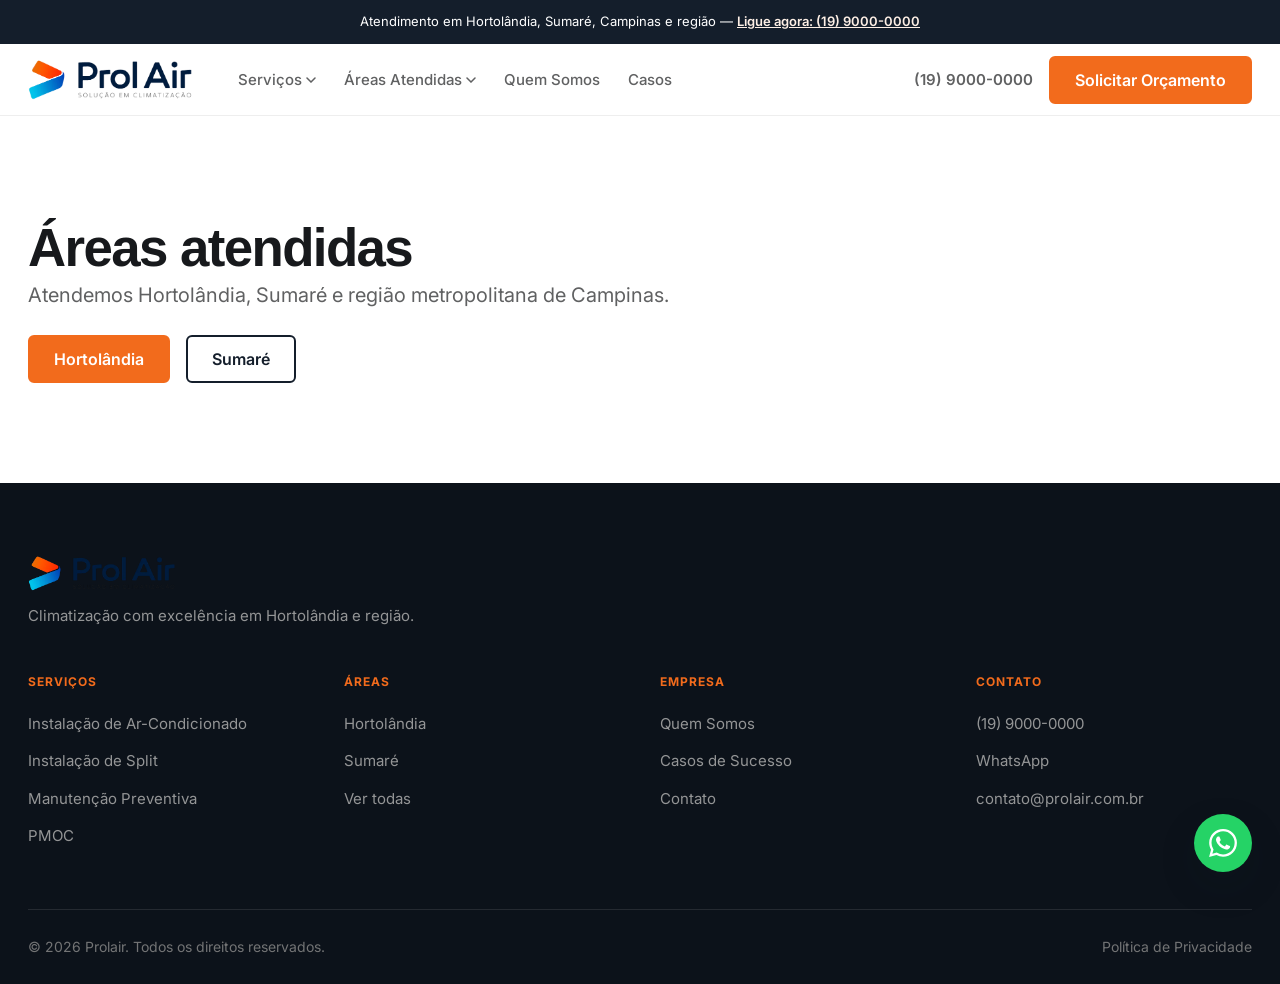
<file: areas/index.html>
<!DOCTYPE html>
<html lang="pt-BR">
<head>
  <meta charset="UTF-8" />
  <meta http-equiv="x-ua-compatible" content="ie=edge" />
  <meta name="viewport" content="width=device-width, initial-scale=1, shrink-to-fit=no" />
  <meta name="description" content="Áreas atendidas pela Prolair: Hortolândia, Sumaré, Campinas e região. Instalação e manutenção de ar-condicionado." />
  <meta name="robots" content="INDEX, FOLLOW" />
  <meta property="og:title" content="Áreas Atendidas | Prolair" />
  <meta property="og:description" content="Atendemos Hortolândia, Sumaré e região metropolitana de Campinas." />
  <meta property="og:locale" content="pt_BR" />
  <meta property="og:type" content="website" />
  <title>Áreas Atendidas | Prolair</title>
  <link rel="canonical" href="https://prolair.com.br/areas/" />
  <link rel="preconnect" href="https://fonts.googleapis.com" />
  <link rel="preconnect" href="https://fonts.gstatic.com" crossorigin />
  <link href="https://fonts.googleapis.com/css2?family=Finlandica+Headline:wght@600&family=Inter:wght@400;500;600;700&display=swap" rel="stylesheet" />
  <link rel="stylesheet" href="/assets/css/style.css" />
</head>
<body>

<!-- ===================== HEADER ===================== -->
<div class="header-container">

  <!-- Announcement Bar -->
  <div class="announcement-bar">
    <div class="container-inner">
      <p>Atendimento em Hortolândia, Sumaré, Campinas e região — <a href="tel:+551900000000" class="announcement-link">Ligue agora: (19) 9000-0000</a></p>
    </div>
  </div>

  <!-- Nav -->
  <header class="website-header" id="header">
    <div class="website-header--inner">

      <a href="/" class="header-logo" aria-label="Prolair">
        <img src="/assets/img/logo-prolair.webp" alt="Prolair" width="166" height="40" />
      </a>

      <nav class="main-nav" aria-label="Menu principal">
        <ul class="nav-list">
          <li class="nav-item has-submenu">
            <a href="/servicos/" class="nav-link">Serviços <svg class="nav-caret" viewBox="0 0 10 6" width="10" height="6"><path d="M1 1l4 4 4-4" stroke="currentColor" stroke-width="1.5" fill="none" stroke-linecap="round"/></svg></a>
            <ul class="submenu">
              <li><a href="/servicos/instalacao.html">Instalação de Ar-Condicionado</a></li>
              <li><a href="/servicos/instalacao-split.html">Instalação de Split</a></li>
              <li><a href="/servicos/manutencao.html">Manutenção Preventiva</a></li>
              <li><a href="/servicos/pmoc.html">PMOC</a></li>
            </ul>
          </li>
          <li class="nav-item has-submenu">
            <a href="/areas/" class="nav-link">Áreas Atendidas <svg class="nav-caret" viewBox="0 0 10 6" width="10" height="6"><path d="M1 1l4 4 4-4" stroke="currentColor" stroke-width="1.5" fill="none" stroke-linecap="round"/></svg></a>
            <ul class="submenu">
              <li><a href="/areas/hortolandia.html">Hortolândia</a></li>
              <li><a href="/areas/sumare.html">Sumaré</a></li>
            </ul>
          </li>
          <li class="nav-item"><a href="/institucional/quem-somos.html" class="nav-link">Quem Somos</a></li>
          <li class="nav-item"><a href="/institucional/casos.html" class="nav-link">Casos</a></li>
        </ul>
      </nav>

      <div class="header-actions">
        <a href="tel:+551900000000" class="header-phone">(19) 9000-0000</a>
        <a href="/institucional/contato.html" class="btn btn-primary">Solicitar Orçamento</a>
      </div>

      <button class="mobile-menu-toggle" aria-label="Abrir menu" aria-expanded="false">
        <span></span><span></span><span></span>
      </button>
    </div>

    <div class="mobile-nav" id="mobile-nav" aria-hidden="true">
      <ul class="mobile-nav-list">
        <li><a href="/servicos/">Serviços</a></li>
        <li><a href="/servicos/instalacao.html">→ Instalação</a></li>
        <li><a href="/servicos/instalacao-split.html">→ Instalação de Split</a></li>
        <li><a href="/servicos/manutencao.html">→ Manutenção</a></li>
        <li><a href="/servicos/pmoc.html">→ PMOC</a></li>
        <li><a href="/areas/">Áreas Atendidas</a></li>
        <li><a href="/areas/hortolandia.html">→ Hortolândia</a></li>
        <li><a href="/areas/sumare.html">→ Sumaré</a></li>
        <li><a href="/institucional/quem-somos.html">Quem Somos</a></li>
        <li><a href="/institucional/casos.html">Casos</a></li>
        <li><a href="/institucional/contato.html" class="btn btn-primary mobile-cta">Solicitar Orçamento</a></li>
      </ul>
    </div>
  </header>
</div>
<!-- ===================== /HEADER ===================== -->

<main class="main-container">
  <section class="section">
    <div class="container">
      <h1>Áreas atendidas</h1>
      <p class="section-sub">Atendemos Hortolândia, Sumaré e região metropolitana de Campinas.</p>
      <div class="hero-cta" style="margin-top: 24px;">
        <a href="/areas/hortolandia.html" class="btn btn-primary">Hortolândia</a>
        <a href="/areas/sumare.html" class="btn btn-outline">Sumaré</a>
      </div>
    </div>
  </section>
</main>

<!-- ===================== FOOTER ===================== -->
<footer class="site-footer" id="footer">
  <div class="footer-inner">

    <div class="footer-logo">
      <a href="/" aria-label="Prolair">
        <img src="/assets/img/logo-prolair.webp" alt="Prolair" width="149" height="36" class="footer-logo-img" />
      </a>
      <p class="footer-tagline">Climatização com excelência em Hortolândia e região.</p>
    </div>

    <div class="footer-body">
      <div class="footer-col">
        <div class="footer-col-title">Serviços</div>
        <a href="/servicos/instalacao.html">Instalação de Ar-Condicionado</a>
        <a href="/servicos/instalacao-split.html">Instalação de Split</a>
        <a href="/servicos/manutencao.html">Manutenção Preventiva</a>
        <a href="/servicos/pmoc.html">PMOC</a>
      </div>
      <div class="footer-col">
        <div class="footer-col-title">Áreas</div>
        <a href="/areas/hortolandia.html">Hortolândia</a>
        <a href="/areas/sumare.html">Sumaré</a>
        <a href="/areas/">Ver todas</a>
      </div>
      <div class="footer-col">
        <div class="footer-col-title">Empresa</div>
        <a href="/institucional/quem-somos.html">Quem Somos</a>
        <a href="/institucional/casos.html">Casos de Sucesso</a>
        <a href="/institucional/contato.html">Contato</a>
      </div>
      <div class="footer-col">
        <div class="footer-col-title">Contato</div>
        <a href="tel:+551900000000">(19) 9000-0000</a>
        <a href="https://wa.me/551900000000" target="_blank" rel="noopener">WhatsApp</a>
        <a href="mailto:contato@prolair.com.br">contato@prolair.com.br</a>
      </div>
    </div>

  </div>
  <div class="footer-bottom">
    <div class="footer-inner">
      <p>&copy; <span id="year"></span> Prolair. Todos os direitos reservados.</p>
      <div class="footer-legal">
        <a href="/legal/privacidade.html">Política de Privacidade</a>
      </div>
    </div>
  </div>
</footer>
<!-- ===================== /FOOTER ===================== -->

<a class="whatsapp-float" href="https://wa.me/551900000000" target="_blank" rel="noopener" aria-label="Fale pelo WhatsApp">
  <svg viewBox="0 0 24 24" fill="currentColor" width="28" height="28"><path d="M17.472 14.382c-.297-.149-1.758-.867-2.03-.967-.273-.099-.471-.148-.67.15-.197.297-.767.966-.94 1.164-.173.199-.347.223-.644.075-.297-.15-1.255-.463-2.39-1.475-.883-.788-1.48-1.761-1.653-2.059-.173-.297-.018-.458.13-.606.134-.133.298-.347.446-.52.149-.174.198-.298.298-.497.099-.198.05-.371-.025-.52-.075-.149-.669-1.612-.916-2.207-.242-.579-.487-.5-.669-.51-.173-.008-.371-.01-.57-.01-.198 0-.52.074-.792.372-.272.297-1.04 1.016-1.04 2.479 0 1.462 1.065 2.875 1.213 3.074.149.198 2.096 3.2 5.077 4.487.709.306 1.262.489 1.694.625.712.227 1.36.195 1.871.118.571-.085 1.758-.719 2.006-1.413.248-.694.248-1.289.173-1.413-.074-.124-.272-.198-.57-.347m-5.421 7.403h-.004a9.87 9.87 0 01-5.031-1.378l-.361-.214-3.741.982.998-3.648-.235-.374a9.86 9.86 0 01-1.51-5.26c.001-5.45 4.436-9.884 9.888-9.884 2.64 0 5.122 1.03 6.988 2.898a9.825 9.825 0 012.893 6.994c-.003 5.45-4.437 9.884-9.885 9.884m8.413-18.297A11.815 11.815 0 0012.05 0C5.495 0 .16 5.335.157 11.892c0 2.096.547 4.142 1.588 5.945L.057 24l6.305-1.654a11.882 11.882 0 005.683 1.448h.005c6.554 0 11.89-5.335 11.893-11.893a11.821 11.821 0 00-3.48-8.413z"/></svg>
</a>

<script src="/assets/js/main.js"></script>
</body>
</html>
</file>
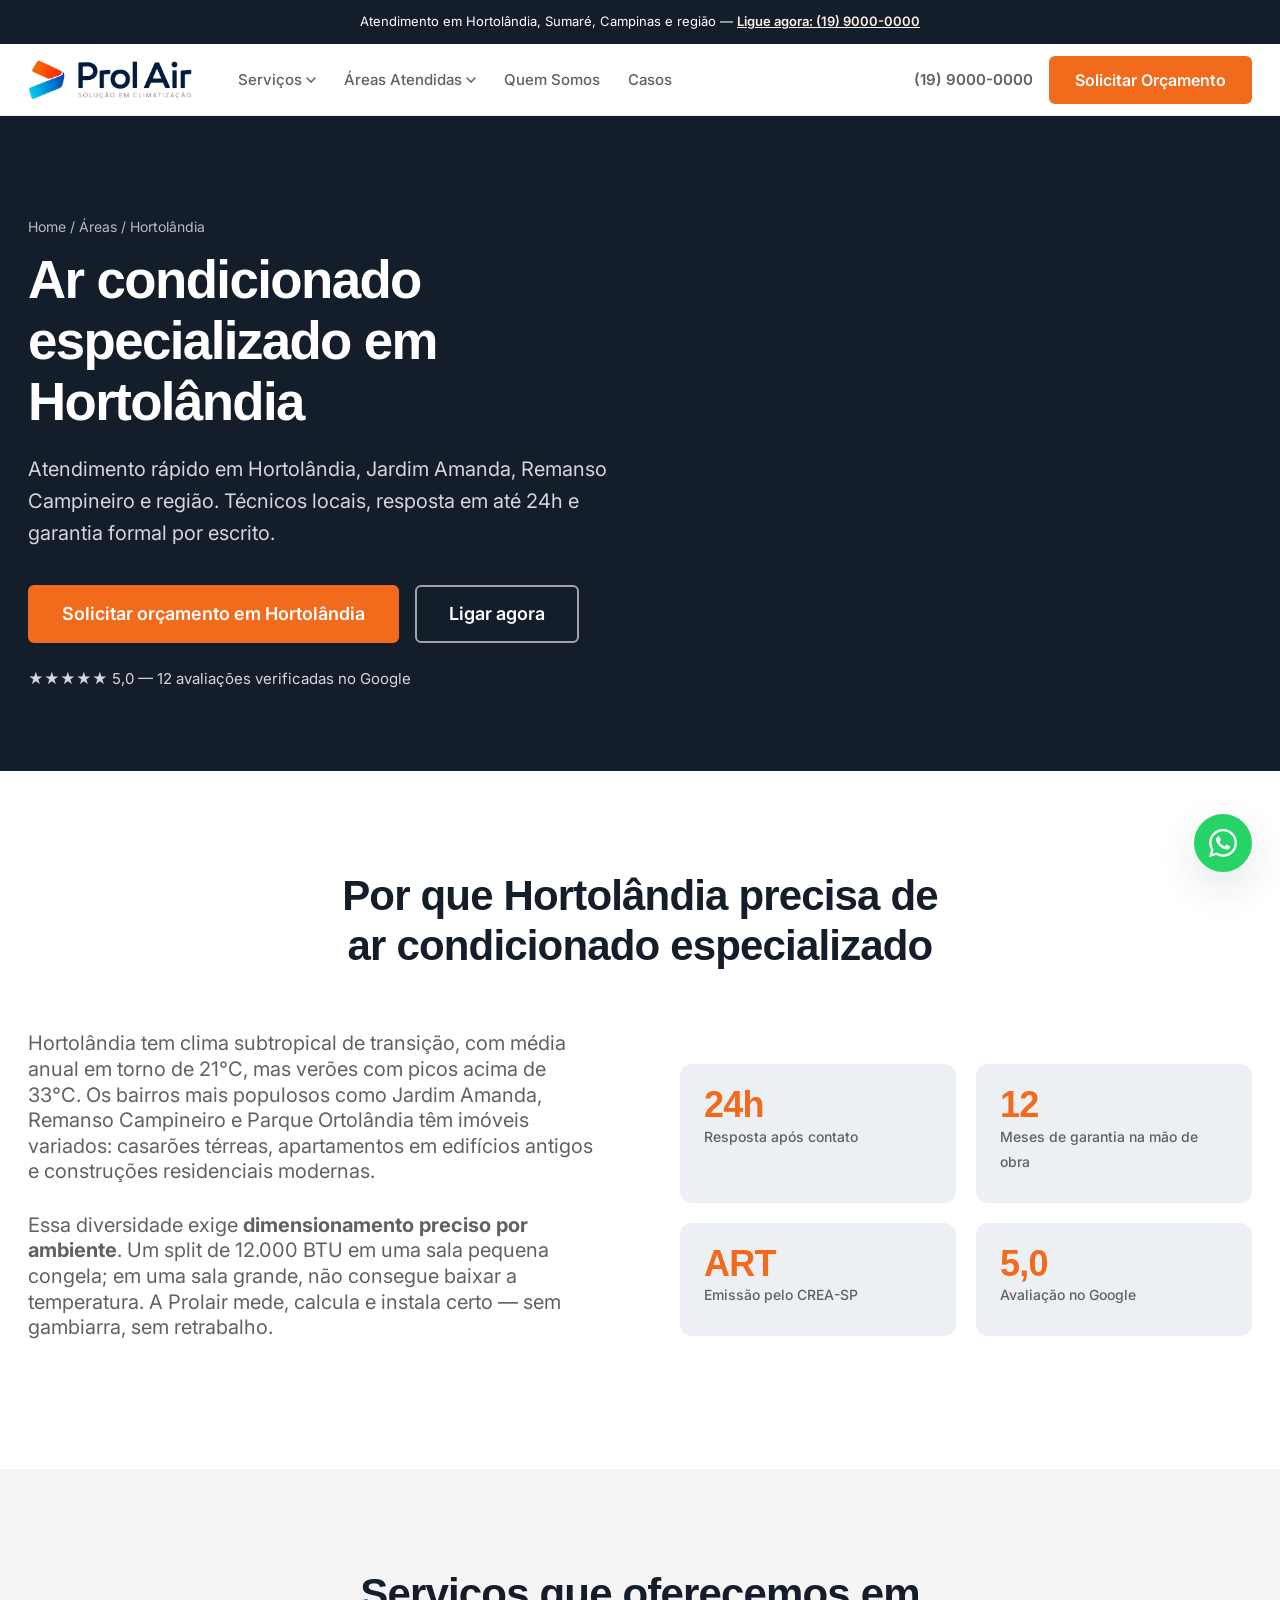
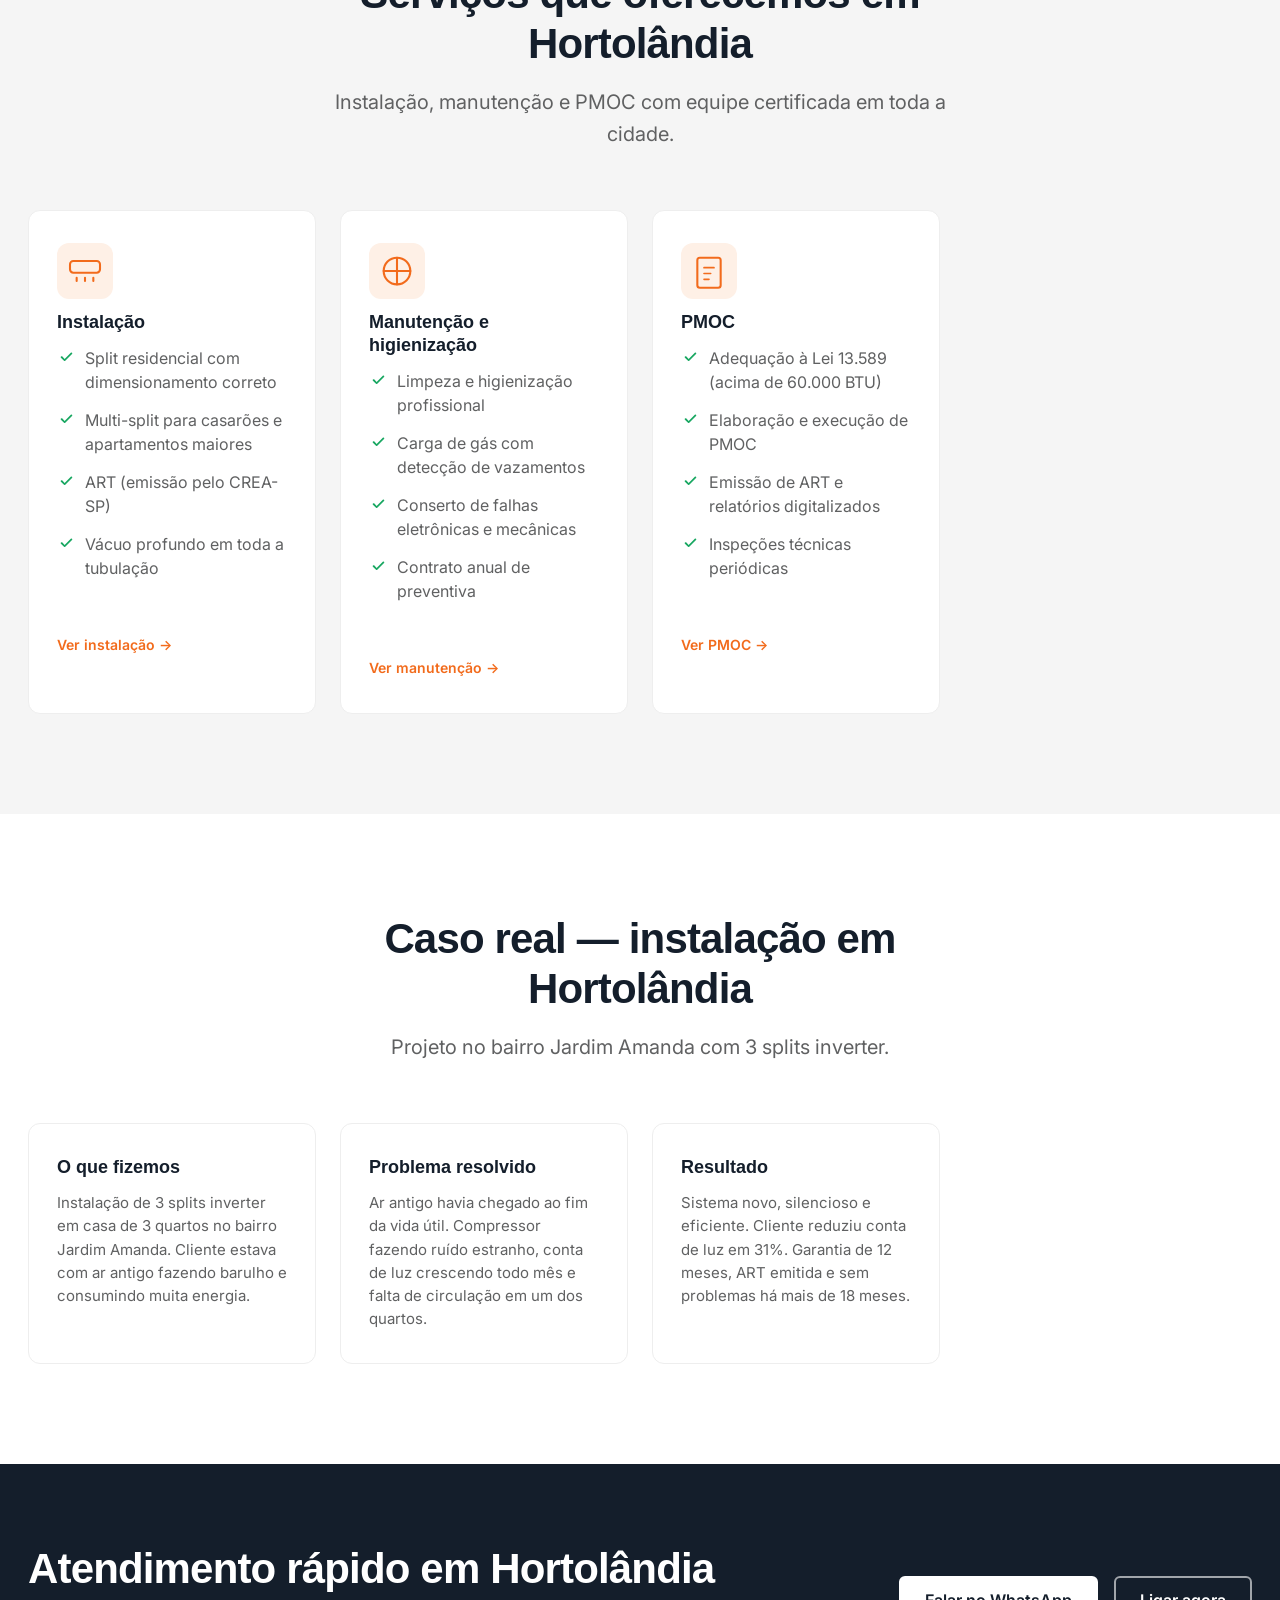
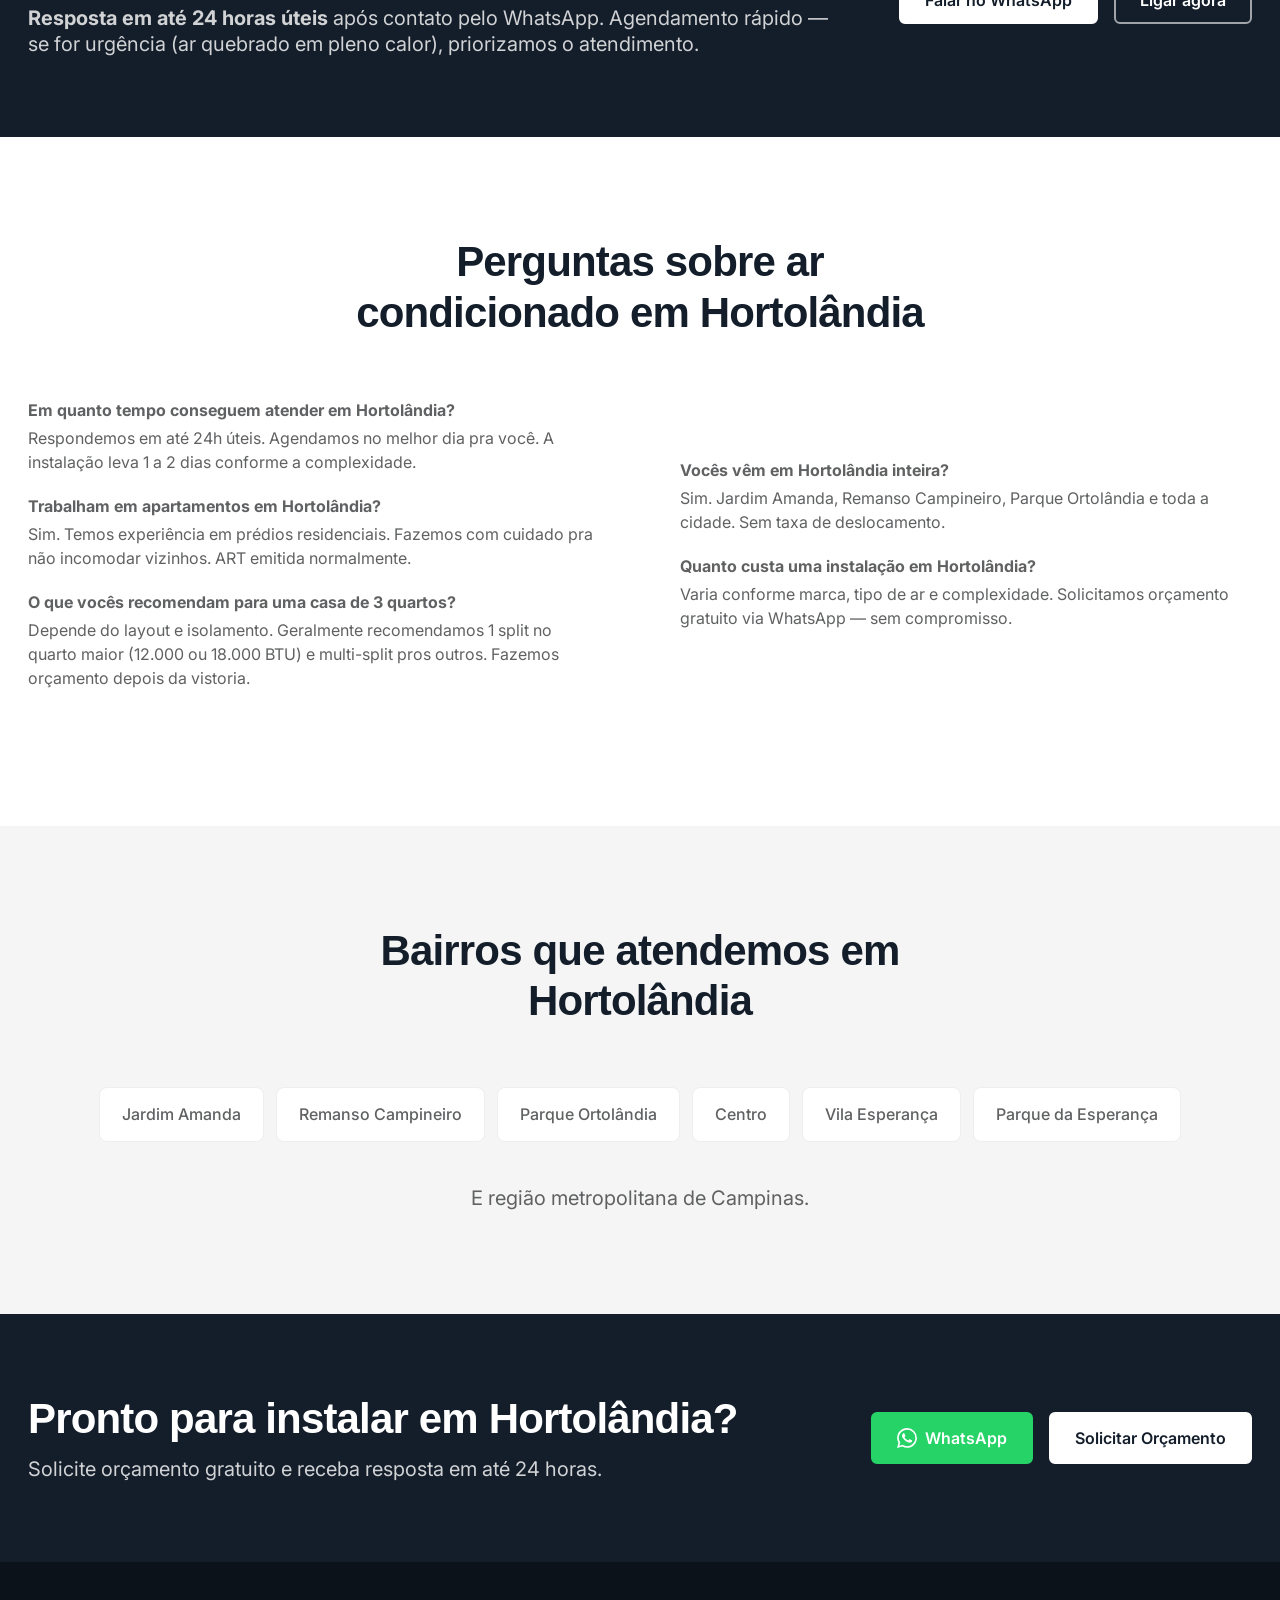
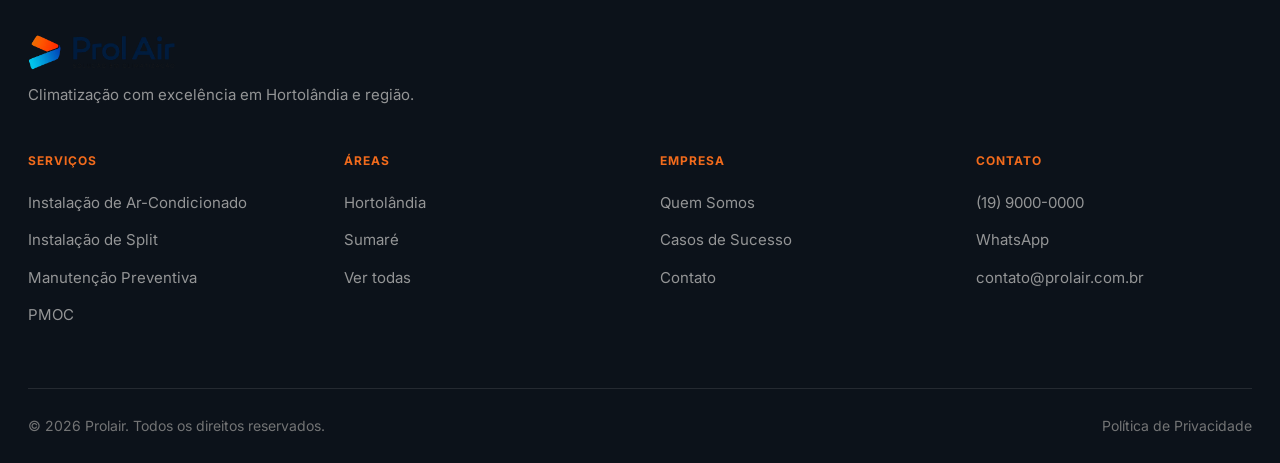
<file: areas/hortolandia.html>
<!DOCTYPE html>
<html lang="pt-BR">
<head>
  <meta charset="UTF-8">
  <meta name="viewport" content="width=device-width, initial-scale=1.0">
  
  <title>Instalação de Ar Condicionado em Hortolândia | Técnicos Locais Prolair</title>
  <meta name="description" content="Instalação, manutenção e PMOC de ar condicionado em Hortolândia. Técnicos locais, ART, garantia formal e atendimento em até 24h. Jardim Amanda, Remanso Campineiro e região.">
  <link rel="canonical" href="https://prolair.com.br/areas/hortolandia">
  
  <meta property="og:title" content="Ar Condicionado em Hortolândia | Prolair">
  <meta property="og:description" content="Atendimento técnico especializado em Hortolândia com resposta rápida.">
  <meta property="og:url" content="https://prolair.com.br/areas/hortolandia">
  <meta property="og:type" content="website">
  
  <script type="application/ld+json">
  {
    "@context": "https://schema.org",
    "@type": "LocalBusiness",
    "name": "Prolair Climatização — Hortolândia",
    "telephone": "+551900000000",
    "url": "https://prolair.com.br/areas/hortolandia",
    "address": {
      "@type": "PostalAddress",
      "addressLocality": "Hortolândia",
      "addressRegion": "SP",
      "addressCountry": "BR"
    },
    "serviceArea": {
      "@type": "City",
      "name": "Hortolândia"
    },
    "areaServed": ["Hortolândia", "Jaguariúna", "Paulínia"],
    "aggregateRating": {
      "@type": "AggregateRating",
      "ratingValue": "5.0",
      "reviewCount": "12"
    }
  }
  </script>
  
  <link rel="preconnect" href="https://fonts.googleapis.com">
  <link rel="preconnect" href="https://fonts.gstatic.com" crossorigin>
  <link href="https://fonts.googleapis.com/css2?family=Finlandica+Headline:wght@600&family=Inter:wght@400;500;600;700&display=swap" rel="stylesheet">
  <link rel="stylesheet" href="/assets/css/style.css">
  <link rel="icon" href="/assets/img/favicon.png">
</head>
<body>

<!-- ===================== HEADER ===================== -->
<div class="header-container">

  <!-- Announcement Bar -->
  <div class="announcement-bar">
    <div class="container-inner">
      <p>Atendimento em Hortolândia, Sumaré, Campinas e região — <a href="tel:+551900000000" class="announcement-link">Ligue agora: (19) 9000-0000</a></p>
    </div>
  </div>

  <!-- Nav -->
  <header class="website-header" id="header">
    <div class="website-header--inner">

      <a href="/" class="header-logo" aria-label="Prolair">
        <img src="/assets/img/logo-prolair.webp" alt="Prolair" width="166" height="40" />
      </a>

      <nav class="main-nav" aria-label="Menu principal">
        <ul class="nav-list">
          <li class="nav-item has-submenu">
            <a href="/servicos/" class="nav-link">Serviços <svg class="nav-caret" viewBox="0 0 10 6" width="10" height="6"><path d="M1 1l4 4 4-4" stroke="currentColor" stroke-width="1.5" fill="none" stroke-linecap="round"/></svg></a>
            <ul class="submenu">
              <li><a href="/servicos/instalacao.html">Instalação de Ar-Condicionado</a></li>
              <li><a href="/servicos/instalacao-split.html">Instalação de Split</a></li>
              <li><a href="/servicos/manutencao.html">Manutenção Preventiva</a></li>
              <li><a href="/servicos/pmoc.html">PMOC</a></li>
            </ul>
          </li>
          <li class="nav-item has-submenu">
            <a href="/areas/" class="nav-link">Áreas Atendidas <svg class="nav-caret" viewBox="0 0 10 6" width="10" height="6"><path d="M1 1l4 4 4-4" stroke="currentColor" stroke-width="1.5" fill="none" stroke-linecap="round"/></svg></a>
            <ul class="submenu">
              <li><a href="/areas/hortolandia.html">Hortolândia</a></li>
              <li><a href="/areas/sumare.html">Sumaré</a></li>
            </ul>
          </li>
          <li class="nav-item"><a href="/institucional/quem-somos.html" class="nav-link">Quem Somos</a></li>
          <li class="nav-item"><a href="/institucional/casos.html" class="nav-link">Casos</a></li>
        </ul>
      </nav>

      <div class="header-actions">
        <a href="tel:+551900000000" class="header-phone">(19) 9000-0000</a>
        <a href="/institucional/contato.html" class="btn btn-primary">Solicitar Orçamento</a>
      </div>

      <button class="mobile-menu-toggle" aria-label="Abrir menu" aria-expanded="false">
        <span></span><span></span><span></span>
      </button>
    </div>

    <div class="mobile-nav" id="mobile-nav" aria-hidden="true">
      <ul class="mobile-nav-list">
        <li><a href="/servicos/">Serviços</a></li>
        <li><a href="/servicos/instalacao.html">→ Instalação</a></li>
        <li><a href="/servicos/instalacao-split.html">→ Instalação de Split</a></li>
        <li><a href="/servicos/manutencao.html">→ Manutenção</a></li>
        <li><a href="/servicos/pmoc.html">→ PMOC</a></li>
        <li><a href="/areas/">Áreas Atendidas</a></li>
        <li><a href="/areas/hortolandia.html">→ Hortolândia</a></li>
        <li><a href="/areas/sumare.html">→ Sumaré</a></li>
        <li><a href="/institucional/quem-somos.html">Quem Somos</a></li>
        <li><a href="/institucional/casos.html">Casos</a></li>
        <li><a href="/institucional/contato.html" class="btn btn-primary mobile-cta">Solicitar Orçamento</a></li>
      </ul>
    </div>
  </header>
</div>
<!-- ===================== /HEADER ===================== -->

<main class="main-container">

  <!-- HERO -->
  <section class="hero-section" id="hero">
    <div class="hero-bg">
      <div class="hero-gradient"></div>
    </div>
    <div class="hero-inner">
      <div class="hero-content">
        <p class="hero-sub" style="margin-bottom: 12px; font-size: 14px; opacity: 0.85;">
          <a href="/" style="color: inherit;">Home</a> / <a href="/areas/" style="color: inherit;">Áreas</a> / Hortolândia
        </p>
        <h1 class="hero-h1">Ar condicionado especializado em Hortolândia</h1>
        <p class="hero-sub">Atendimento rápido em Hortolândia, Jardim Amanda, Remanso Campineiro e região. Técnicos locais, resposta em até 24h e garantia formal por escrito.</p>
        <div class="hero-cta">
          <a href="https://wa.me/551900000000?text=Quero%20or%C3%A7amento%20em%20Hortol%C3%A2ndia" class="btn btn-primary btn-lg">Solicitar orçamento em Hortolândia</a>
          <a href="tel:+551900000000" class="btn btn-ghost btn-lg">Ligar agora</a>
        </div>
        <p class="hero-sub" style="margin-top: 24px; margin-bottom: 0; font-size: 15px;">★★★★★ 5,0 — 12 avaliações verificadas no Google</p>
      </div>
    </div>
  </section>

  <!-- CONTEXTO LOCAL -->
  <section class="section trust-section" id="contexto">
    <div class="container">
      <div class="section-header">
        <h2>Por que Hortolândia precisa de ar condicionado especializado</h2>
      </div>
      <div class="trust-grid">
        <div class="trust-content">
          <p class="trust-lead">Hortolândia tem clima subtropical de transição, com média anual em torno de 21°C, mas verões com picos acima de 33°C. Os bairros mais populosos como Jardim Amanda, Remanso Campineiro e Parque Ortolândia têm imóveis variados: casarões térreas, apartamentos em edifícios antigos e construções residenciais modernas.</p>
          <p class="trust-lead">Essa diversidade exige <strong>dimensionamento preciso por ambiente</strong>. Um split de 12.000 BTU em uma sala pequena congela; em uma sala grande, não consegue baixar a temperatura. A Prolair mede, calcula e instala certo — sem gambiarra, sem retrabalho.</p>
        </div>
        <div class="trust-stats">
          <div class="stat-card">
            <span class="stat-number">24h</span>
            <span class="stat-label">Resposta após contato</span>
          </div>
          <div class="stat-card">
            <span class="stat-number">12</span>
            <span class="stat-label">Meses de garantia na mão de obra</span>
          </div>
          <div class="stat-card">
            <span class="stat-number">ART</span>
            <span class="stat-label">Emissão pelo CREA-SP</span>
          </div>
          <div class="stat-card">
            <span class="stat-number">5,0</span>
            <span class="stat-label">Avaliação no Google</span>
          </div>
        </div>
      </div>
    </div>
  </section>

  <!-- SERVIÇOS -->
  <section class="section services-section" id="servicos">
    <div class="container">
      <div class="section-header">
        <h2>Serviços que oferecemos em Hortolândia</h2>
        <p class="section-sub">Instalação, manutenção e PMOC com equipe certificada em toda a cidade.</p>
      </div>
      <div class="services-grid">

        <div class="service-card">
          <div class="service-icon">
            <svg viewBox="0 0 48 48" fill="none" width="40" height="40"><rect x="6" y="12" width="36" height="14" rx="4" stroke="currentColor" stroke-width="2.5"/><path d="M14 32v4M24 32v4M34 32v4" stroke="currentColor" stroke-width="2.5" stroke-linecap="round"/></svg>
          </div>
          <h3>Instalação</h3>
          <ul class="trust-list">
            <li><svg class="check-icon" viewBox="0 0 20 20" width="18" height="18"><path d="M16.7 5.3a1 1 0 010 1.4l-7.5 7.5a1 1 0 01-1.4 0l-3.5-3.5a1 1 0 011.4-1.4l2.8 2.8 6.8-6.8a1 1 0 011.4 0z" fill="currentColor"/></svg> Split residencial com dimensionamento correto</li>
            <li><svg class="check-icon" viewBox="0 0 20 20" width="18" height="18"><path d="M16.7 5.3a1 1 0 010 1.4l-7.5 7.5a1 1 0 01-1.4 0l-3.5-3.5a1 1 0 011.4-1.4l2.8 2.8 6.8-6.8a1 1 0 011.4 0z" fill="currentColor"/></svg> Multi-split para casarões e apartamentos maiores</li>
            <li><svg class="check-icon" viewBox="0 0 20 20" width="18" height="18"><path d="M16.7 5.3a1 1 0 010 1.4l-7.5 7.5a1 1 0 01-1.4 0l-3.5-3.5a1 1 0 011.4-1.4l2.8 2.8 6.8-6.8a1 1 0 011.4 0z" fill="currentColor"/></svg> ART (emissão pelo CREA-SP)</li>
            <li><svg class="check-icon" viewBox="0 0 20 20" width="18" height="18"><path d="M16.7 5.3a1 1 0 010 1.4l-7.5 7.5a1 1 0 01-1.4 0l-3.5-3.5a1 1 0 011.4-1.4l2.8 2.8 6.8-6.8a1 1 0 011.4 0z" fill="currentColor"/></svg> Vácuo profundo em toda a tubulação</li>
          </ul>
          <a href="/servicos/instalacao.html" class="card-link">Ver instalação →</a>
        </div>

        <div class="service-card">
          <div class="service-icon">
            <svg viewBox="0 0 48 48" fill="none" width="40" height="40"><path d="M24 8v32M8 24h32" stroke="currentColor" stroke-width="2.5" stroke-linecap="round"/><circle cx="24" cy="24" r="16" stroke="currentColor" stroke-width="2.5"/></svg>
          </div>
          <h3>Manutenção e higienização</h3>
          <ul class="trust-list">
            <li><svg class="check-icon" viewBox="0 0 20 20" width="18" height="18"><path d="M16.7 5.3a1 1 0 010 1.4l-7.5 7.5a1 1 0 01-1.4 0l-3.5-3.5a1 1 0 011.4-1.4l2.8 2.8 6.8-6.8a1 1 0 011.4 0z" fill="currentColor"/></svg> Limpeza e higienização profissional</li>
            <li><svg class="check-icon" viewBox="0 0 20 20" width="18" height="18"><path d="M16.7 5.3a1 1 0 010 1.4l-7.5 7.5a1 1 0 01-1.4 0l-3.5-3.5a1 1 0 011.4-1.4l2.8 2.8 6.8-6.8a1 1 0 011.4 0z" fill="currentColor"/></svg> Carga de gás com detecção de vazamentos</li>
            <li><svg class="check-icon" viewBox="0 0 20 20" width="18" height="18"><path d="M16.7 5.3a1 1 0 010 1.4l-7.5 7.5a1 1 0 01-1.4 0l-3.5-3.5a1 1 0 011.4-1.4l2.8 2.8 6.8-6.8a1 1 0 011.4 0z" fill="currentColor"/></svg> Conserto de falhas eletrônicas e mecânicas</li>
            <li><svg class="check-icon" viewBox="0 0 20 20" width="18" height="18"><path d="M16.7 5.3a1 1 0 010 1.4l-7.5 7.5a1 1 0 01-1.4 0l-3.5-3.5a1 1 0 011.4-1.4l2.8 2.8 6.8-6.8a1 1 0 011.4 0z" fill="currentColor"/></svg> Contrato anual de preventiva</li>
          </ul>
          <a href="/servicos/manutencao.html" class="card-link">Ver manutenção →</a>
        </div>

        <div class="service-card">
          <div class="service-icon">
            <svg viewBox="0 0 48 48" fill="none" width="40" height="40"><rect x="10" y="8" width="28" height="36" rx="3" stroke="currentColor" stroke-width="2.5"/><path d="M18 20h12M18 27h8M18 34h6" stroke="currentColor" stroke-width="2" stroke-linecap="round"/></svg>
          </div>
          <h3>PMOC</h3>
          <ul class="trust-list">
            <li><svg class="check-icon" viewBox="0 0 20 20" width="18" height="18"><path d="M16.7 5.3a1 1 0 010 1.4l-7.5 7.5a1 1 0 01-1.4 0l-3.5-3.5a1 1 0 011.4-1.4l2.8 2.8 6.8-6.8a1 1 0 011.4 0z" fill="currentColor"/></svg> Adequação à Lei 13.589 (acima de 60.000 BTU)</li>
            <li><svg class="check-icon" viewBox="0 0 20 20" width="18" height="18"><path d="M16.7 5.3a1 1 0 010 1.4l-7.5 7.5a1 1 0 01-1.4 0l-3.5-3.5a1 1 0 011.4-1.4l2.8 2.8 6.8-6.8a1 1 0 011.4 0z" fill="currentColor"/></svg> Elaboração e execução de PMOC</li>
            <li><svg class="check-icon" viewBox="0 0 20 20" width="18" height="18"><path d="M16.7 5.3a1 1 0 010 1.4l-7.5 7.5a1 1 0 01-1.4 0l-3.5-3.5a1 1 0 011.4-1.4l2.8 2.8 6.8-6.8a1 1 0 011.4 0z" fill="currentColor"/></svg> Emissão de ART e relatórios digitalizados</li>
            <li><svg class="check-icon" viewBox="0 0 20 20" width="18" height="18"><path d="M16.7 5.3a1 1 0 010 1.4l-7.5 7.5a1 1 0 01-1.4 0l-3.5-3.5a1 1 0 011.4-1.4l2.8 2.8 6.8-6.8a1 1 0 011.4 0z" fill="currentColor"/></svg> Inspeções técnicas periódicas</li>
          </ul>
          <a href="/servicos/pmoc.html" class="card-link">Ver PMOC →</a>
        </div>

      </div>
    </div>
  </section>

  <!-- CASO REAL -->
  <section class="section trust-section" id="caso">
    <div class="container">
      <div class="section-header">
        <h2>Caso real — instalação em Hortolândia</h2>
        <p class="section-sub">Projeto no bairro Jardim Amanda com 3 splits inverter.</p>
      </div>
      <div class="services-grid">
        <div class="service-card">
          <h3>O que fizemos</h3>
          <p>Instalação de 3 splits inverter em casa de 3 quartos no bairro Jardim Amanda. Cliente estava com ar antigo fazendo barulho e consumindo muita energia.</p>
        </div>
        <div class="service-card">
          <h3>Problema resolvido</h3>
          <p>Ar antigo havia chegado ao fim da vida útil. Compressor fazendo ruído estranho, conta de luz crescendo todo mês e falta de circulação em um dos quartos.</p>
        </div>
        <div class="service-card">
          <h3>Resultado</h3>
          <p>Sistema novo, silencioso e eficiente. Cliente reduziu conta de luz em 31%. Garantia de 12 meses, ART emitida e sem problemas há mais de 18 meses.</p>
        </div>
      </div>
    </div>
  </section>

  <!-- ATENDIMENTO RÁPIDO -->
  <section class="section cta-band">
    <div class="container">
      <div class="cta-band-inner">
        <div>
          <h2>Atendimento rápido em Hortolândia</h2>
          <p><strong>Resposta em até 24 horas úteis</strong> após contato pelo WhatsApp. Agendamento rápido — se for urgência (ar quebrado em pleno calor), priorizamos o atendimento.</p>
        </div>
        <div class="cta-band-actions">
          <a href="https://wa.me/551900000000?text=Quero%20or%C3%A7amento%20em%20Hortol%C3%A2ndia" class="btn btn-white">Falar no WhatsApp</a>
          <a href="tel:+551900000000" class="btn btn-ghost">Ligar agora</a>
        </div>
      </div>
    </div>
  </section>

  <!-- FAQ -->
  <section class="section trust-section" id="faq">
    <div class="container">
      <div class="section-header">
        <h2>Perguntas sobre ar condicionado em Hortolândia</h2>
      </div>
      <div class="trust-grid">
        <div class="trust-content">
          <ul class="trust-list" style="gap: 20px">
            <li style="flex-direction:column; align-items:flex-start; gap:4px">
              <strong>Em quanto tempo conseguem atender em Hortolândia?</strong>
              <span>Respondemos em até 24h úteis. Agendamos no melhor dia pra você. A instalação leva 1 a 2 dias conforme a complexidade.</span>
            </li>
            <li style="flex-direction:column; align-items:flex-start; gap:4px">
              <strong>Trabalham em apartamentos em Hortolândia?</strong>
              <span>Sim. Temos experiência em prédios residenciais. Fazemos com cuidado pra não incomodar vizinhos. ART emitida normalmente.</span>
            </li>
            <li style="flex-direction:column; align-items:flex-start; gap:4px">
              <strong>O que vocês recomendam para uma casa de 3 quartos?</strong>
              <span>Depende do layout e isolamento. Geralmente recomendamos 1 split no quarto maior (12.000 ou 18.000 BTU) e multi-split pros outros. Fazemos orçamento depois da vistoria.</span>
            </li>
          </ul>
        </div>
        <div class="trust-content">
          <ul class="trust-list" style="gap: 20px">
            <li style="flex-direction:column; align-items:flex-start; gap:4px">
              <strong>Vocês vêm em Hortolândia inteira?</strong>
              <span>Sim. Jardim Amanda, Remanso Campineiro, Parque Ortolândia e toda a cidade. Sem taxa de deslocamento.</span>
            </li>
            <li style="flex-direction:column; align-items:flex-start; gap:4px">
              <strong>Quanto custa uma instalação em Hortolândia?</strong>
              <span>Varia conforme marca, tipo de ar e complexidade. Solicitamos orçamento gratuito via WhatsApp — sem compromisso.</span>
            </li>
          </ul>
        </div>
      </div>
    </div>
  </section>

  <!-- BAIRROS -->
  <section class="section areas-section" id="bairros">
    <div class="container">
      <div class="section-header">
        <h2>Bairros que atendemos em Hortolândia</h2>
      </div>
      <div class="areas-grid">
        <span class="area-card">Jardim Amanda</span>
        <span class="area-card">Remanso Campineiro</span>
        <span class="area-card">Parque Ortolândia</span>
        <span class="area-card">Centro</span>
        <span class="area-card">Vila Esperança</span>
        <span class="area-card">Parque da Esperança</span>
      </div>
      <p class="section-sub" style="text-align: center; margin-top: 24px;">E região metropolitana de Campinas.</p>
    </div>
  </section>

  <!-- CTA FINAL -->
  <section class="section cta-band" id="cta">
    <div class="container">
      <div class="cta-band-inner">
        <div>
          <h2>Pronto para instalar em Hortolândia?</h2>
          <p>Solicite orçamento gratuito e receba resposta em até 24 horas.</p>
        </div>
        <div class="cta-band-actions">
          <a href="https://wa.me/551900000000?text=Quero%20or%C3%A7amento%20em%20Hortol%C3%A2ndia" class="btn btn-whatsapp">
            <svg viewBox="0 0 24 24" fill="currentColor" width="20" height="20"><path d="M17.472 14.382c-.297-.149-1.758-.867-2.03-.967-.273-.099-.471-.148-.67.15-.197.297-.767.966-.94 1.164-.173.199-.347.223-.644.075-.297-.15-1.255-.463-2.39-1.475-.883-.788-1.48-1.761-1.653-2.059-.173-.297-.018-.458.13-.606.134-.133.298-.347.446-.52.149-.174.198-.298.298-.497.099-.198.05-.371-.025-.52-.075-.149-.669-1.612-.916-2.207-.242-.579-.487-.5-.669-.51-.173-.008-.371-.01-.57-.01-.198 0-.52.074-.792.372-.272.297-1.04 1.016-1.04 2.479 0 1.462 1.065 2.875 1.213 3.074.149.198 2.096 3.2 5.077 4.487.709.306 1.262.489 1.694.625.712.227 1.36.195 1.871.118.571-.085 1.758-.719 2.006-1.413.248-.694.248-1.289.173-1.413-.074-.124-.272-.198-.57-.347m-5.421 7.403h-.004a9.87 9.87 0 01-5.031-1.378l-.361-.214-3.741.982.998-3.648-.235-.374a9.86 9.86 0 01-1.51-5.26c.001-5.45 4.436-9.884 9.888-9.884 2.64 0 5.122 1.03 6.988 2.898a9.825 9.825 0 012.893 6.994c-.003 5.45-4.437 9.884-9.885 9.884m8.413-18.297A11.815 11.815 0 0012.05 0C5.495 0 .16 5.335.157 11.892c0 2.096.547 4.142 1.588 5.945L.057 24l6.305-1.654a11.882 11.882 0 005.683 1.448h.005c6.554 0 11.89-5.335 11.893-11.893a11.821 11.821 0 00-3.48-8.413z"/></svg>
            WhatsApp
          </a>
          <a href="/institucional/contato.html" class="btn btn-white">Solicitar Orçamento</a>
        </div>
      </div>
    </div>
  </section>

</main>

<!-- ===================== FOOTER ===================== -->
<footer class="site-footer" id="footer">
  <div class="footer-inner">

    <div class="footer-logo">
      <a href="/" aria-label="Prolair">
        <img src="/assets/img/logo-prolair.webp" alt="Prolair" width="149" height="36" class="footer-logo-img" />
      </a>
      <p class="footer-tagline">Climatização com excelência em Hortolândia e região.</p>
    </div>

    <div class="footer-body">
      <div class="footer-col">
        <div class="footer-col-title">Serviços</div>
        <a href="/servicos/instalacao.html">Instalação de Ar-Condicionado</a>
        <a href="/servicos/instalacao-split.html">Instalação de Split</a>
        <a href="/servicos/manutencao.html">Manutenção Preventiva</a>
        <a href="/servicos/pmoc.html">PMOC</a>
      </div>
      <div class="footer-col">
        <div class="footer-col-title">Áreas</div>
        <a href="/areas/hortolandia.html">Hortolândia</a>
        <a href="/areas/sumare.html">Sumaré</a>
        <a href="/areas/">Ver todas</a>
      </div>
      <div class="footer-col">
        <div class="footer-col-title">Empresa</div>
        <a href="/institucional/quem-somos.html">Quem Somos</a>
        <a href="/institucional/casos.html">Casos de Sucesso</a>
        <a href="/institucional/contato.html">Contato</a>
      </div>
      <div class="footer-col">
        <div class="footer-col-title">Contato</div>
        <a href="tel:+551900000000">(19) 9000-0000</a>
        <a href="https://wa.me/551900000000" target="_blank" rel="noopener">WhatsApp</a>
        <a href="mailto:contato@prolair.com.br">contato@prolair.com.br</a>
      </div>
    </div>

  </div>
  <div class="footer-bottom">
    <div class="footer-inner">
      <p>&copy; <span id="year"></span> Prolair. Todos os direitos reservados.</p>
      <div class="footer-legal">
        <a href="/legal/privacidade.html">Política de Privacidade</a>
      </div>
    </div>
  </div>
</footer>
<!-- ===================== /FOOTER ===================== -->

<a class="whatsapp-float" href="https://wa.me/551900000000" target="_blank" rel="noopener" aria-label="Fale pelo WhatsApp">
  <svg viewBox="0 0 24 24" fill="currentColor" width="28" height="28"><path d="M17.472 14.382c-.297-.149-1.758-.867-2.03-.967-.273-.099-.471-.148-.67.15-.197.297-.767.966-.94 1.164-.173.199-.347.223-.644.075-.297-.15-1.255-.463-2.39-1.475-.883-.788-1.48-1.761-1.653-2.059-.173-.297-.018-.458.13-.606.134-.133.298-.347.446-.52.149-.174.198-.298.298-.497.099-.198.05-.371-.025-.52-.075-.149-.669-1.612-.916-2.207-.242-.579-.487-.5-.669-.51-.173-.008-.371-.01-.57-.01-.198 0-.52.074-.792.372-.272.297-1.04 1.016-1.04 2.479 0 1.462 1.065 2.875 1.213 3.074.149.198 2.096 3.2 5.077 4.487.709.306 1.262.489 1.694.625.712.227 1.36.195 1.871.118.571-.085 1.758-.719 2.006-1.413.248-.694.248-1.289.173-1.413-.074-.124-.272-.198-.57-.347m-5.421 7.403h-.004a9.87 9.87 0 01-5.031-1.378l-.361-.214-3.741.982.998-3.648-.235-.374a9.86 9.86 0 01-1.51-5.26c.001-5.45 4.436-9.884 9.888-9.884 2.64 0 5.122 1.03 6.988 2.898a9.825 9.825 0 012.893 6.994c-.003 5.45-4.437 9.884-9.885 9.884m8.413-18.297A11.815 11.815 0 0012.05 0C5.495 0 .16 5.335.157 11.892c0 2.096.547 4.142 1.588 5.945L.057 24l6.305-1.654a11.882 11.882 0 005.683 1.448h.005c6.554 0 11.89-5.335 11.893-11.893a11.821 11.821 0 00-3.48-8.413z"/></svg>
</a>

<script src="/assets/js/main.js"></script>
</body>
</html>
</file>
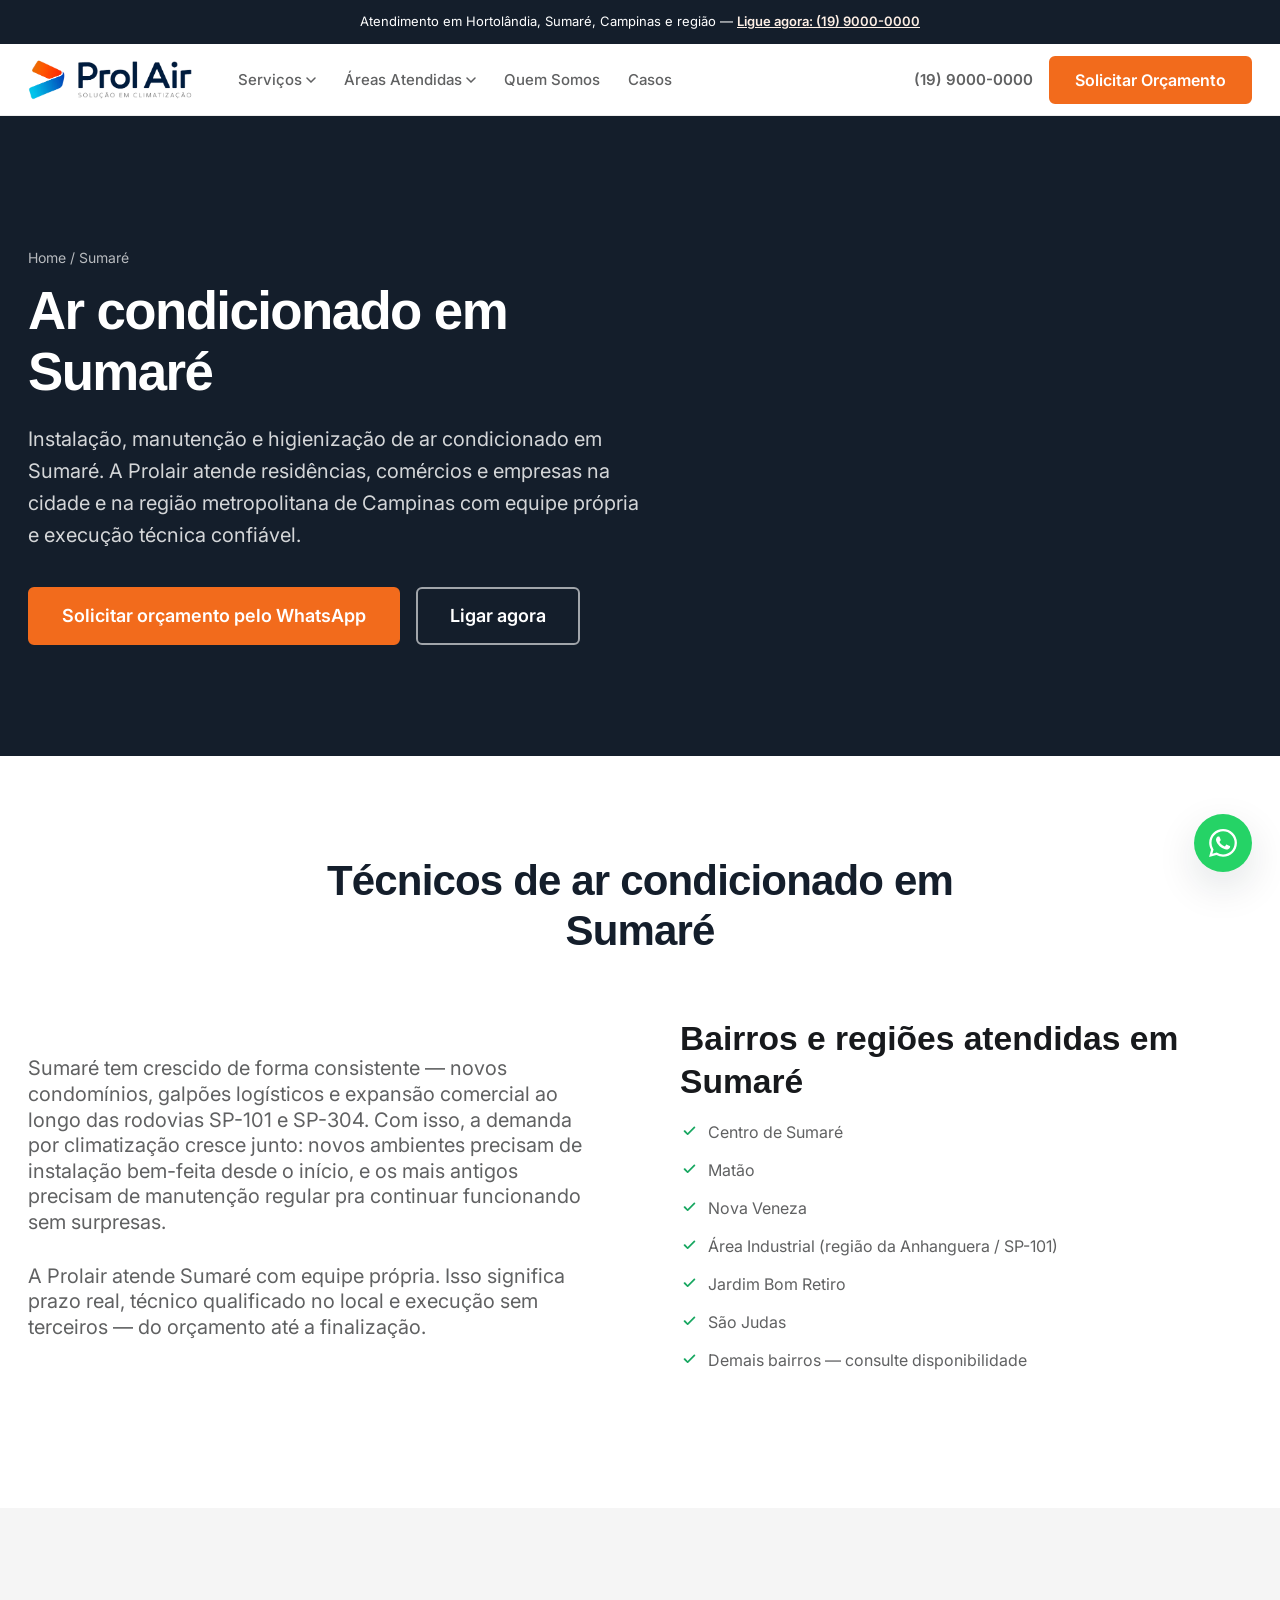
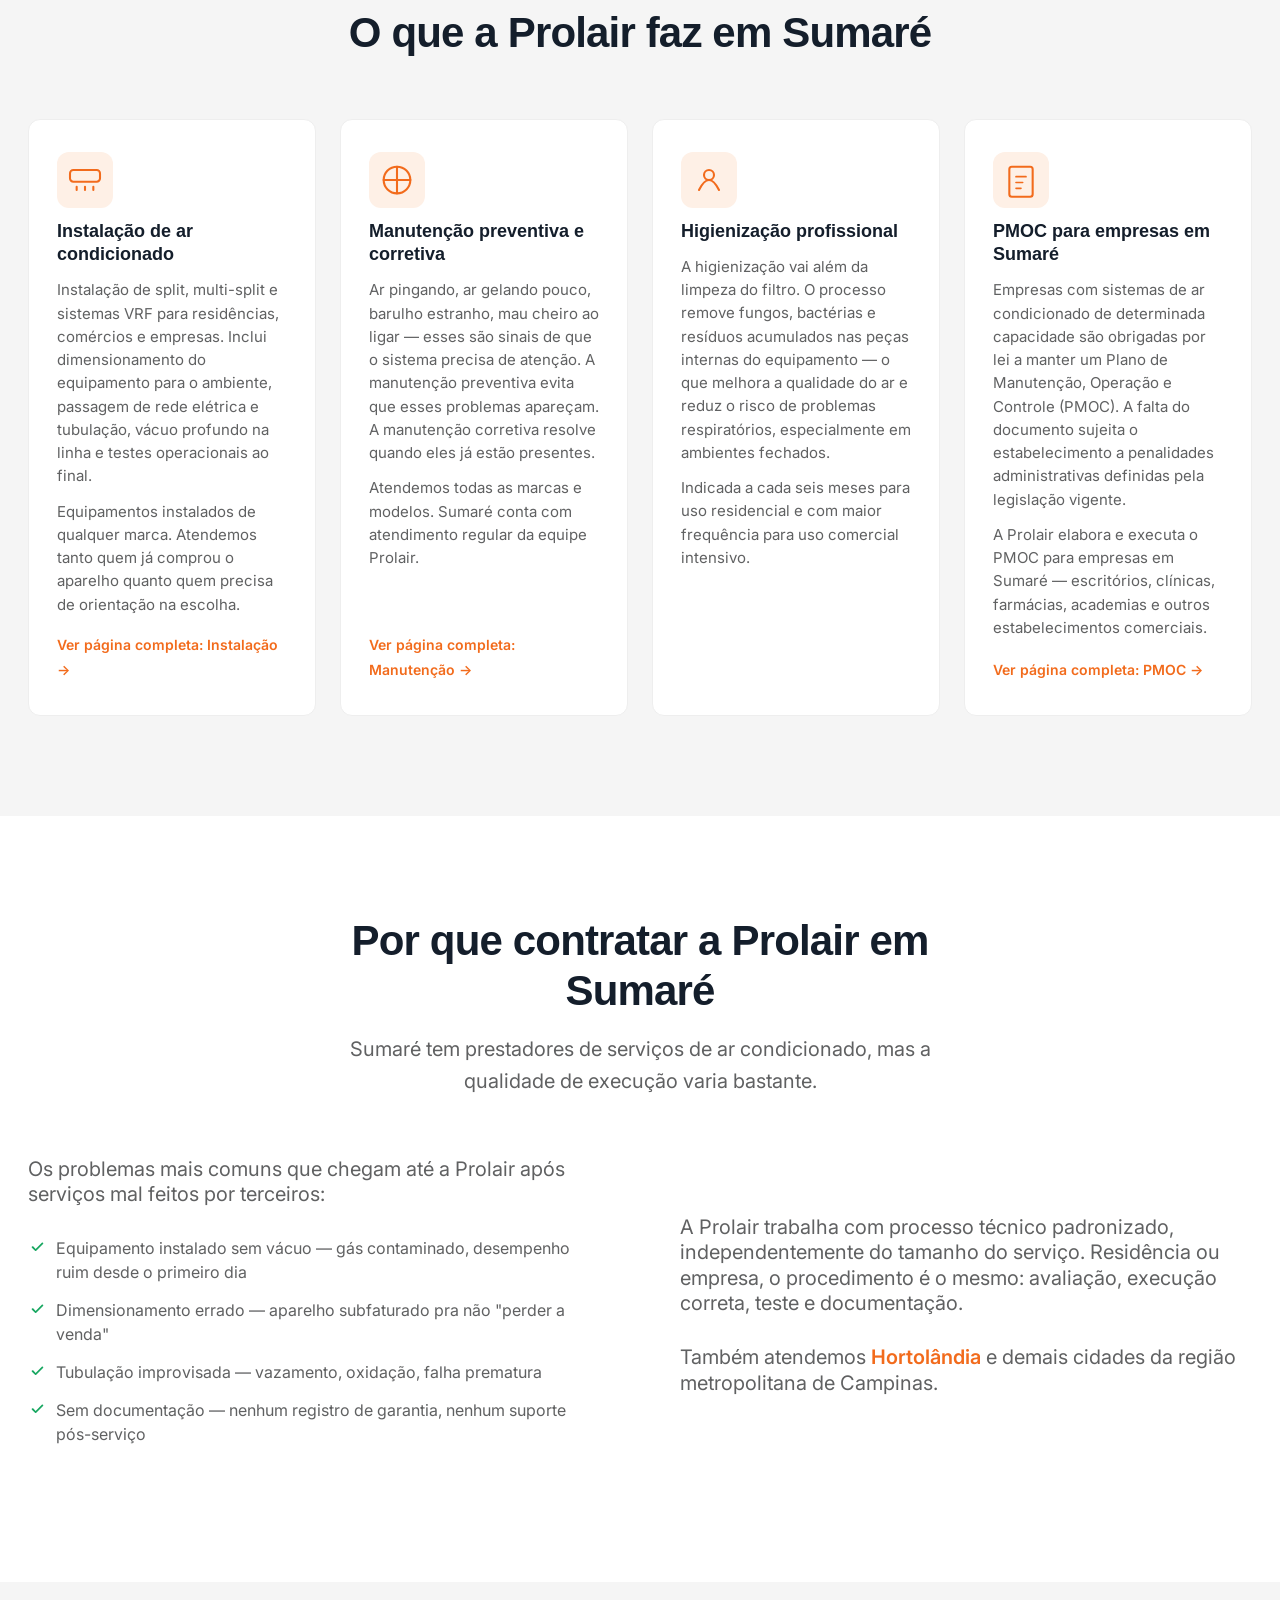
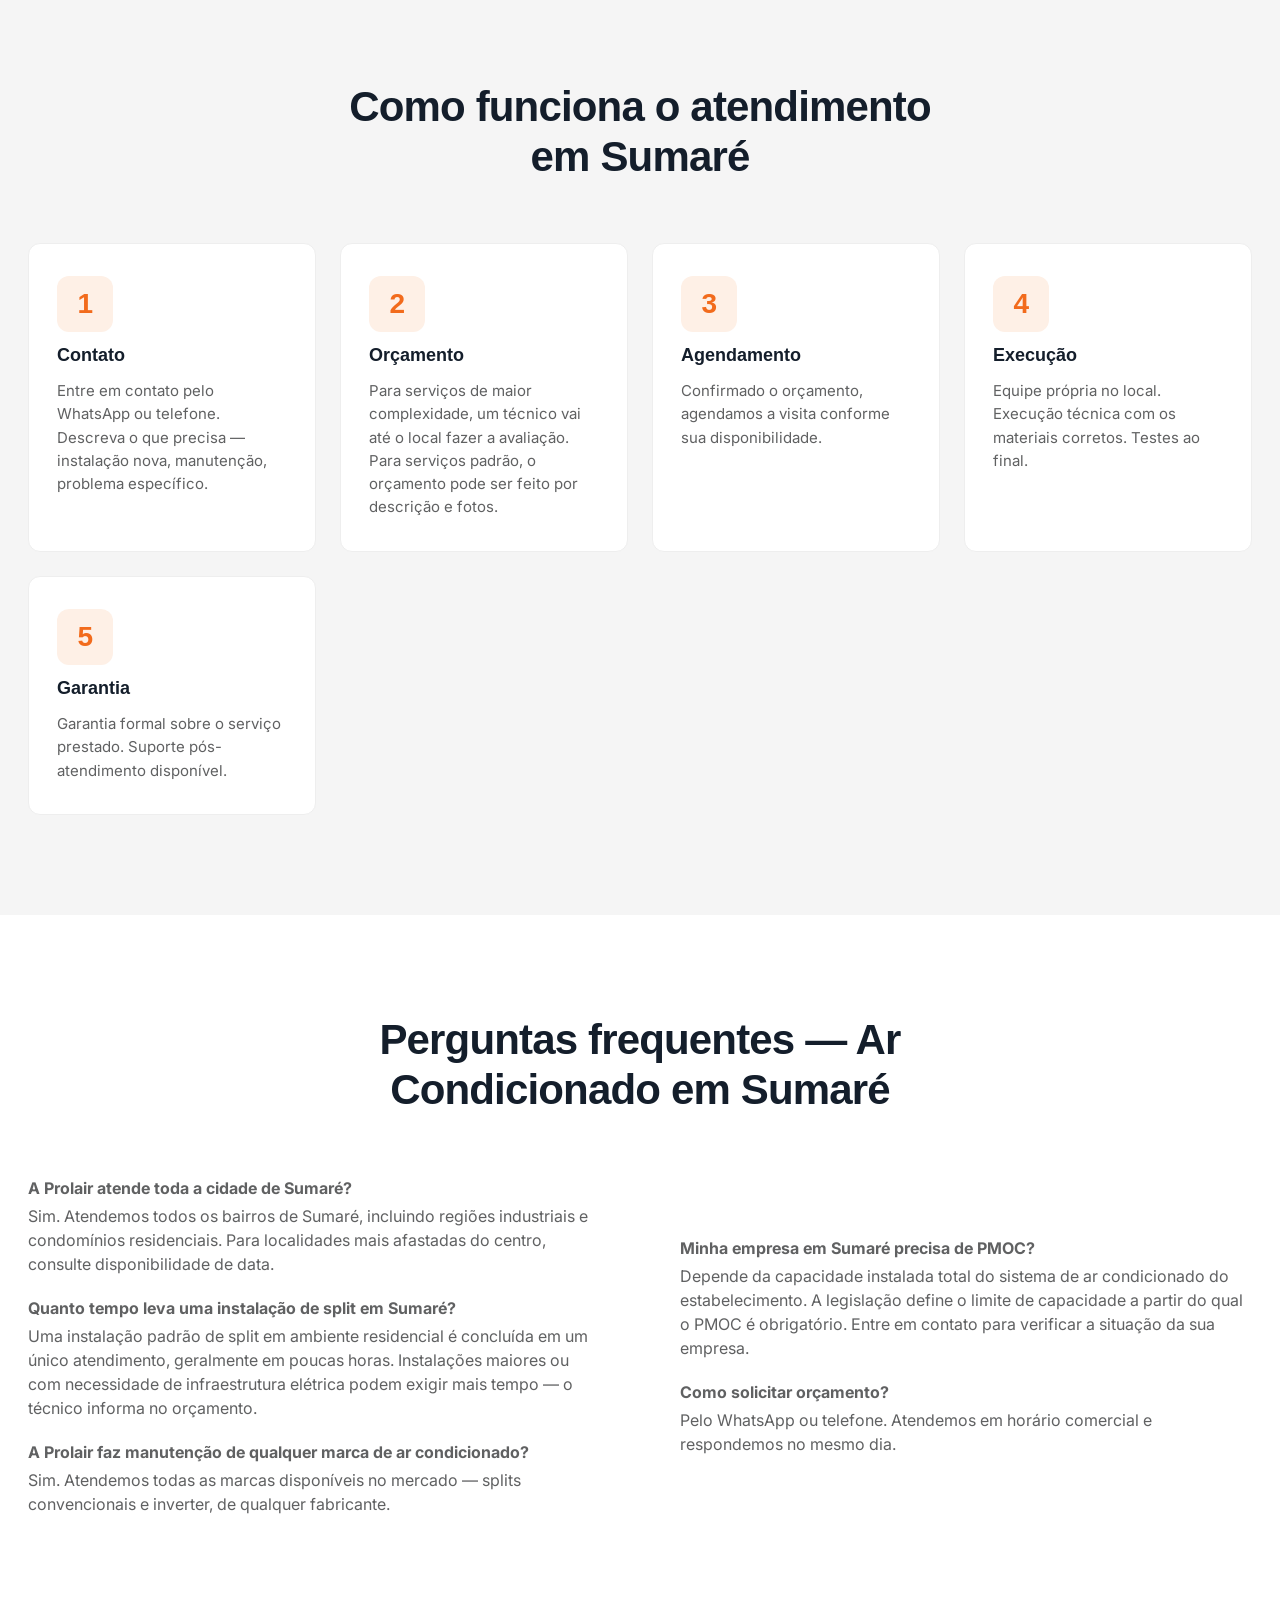
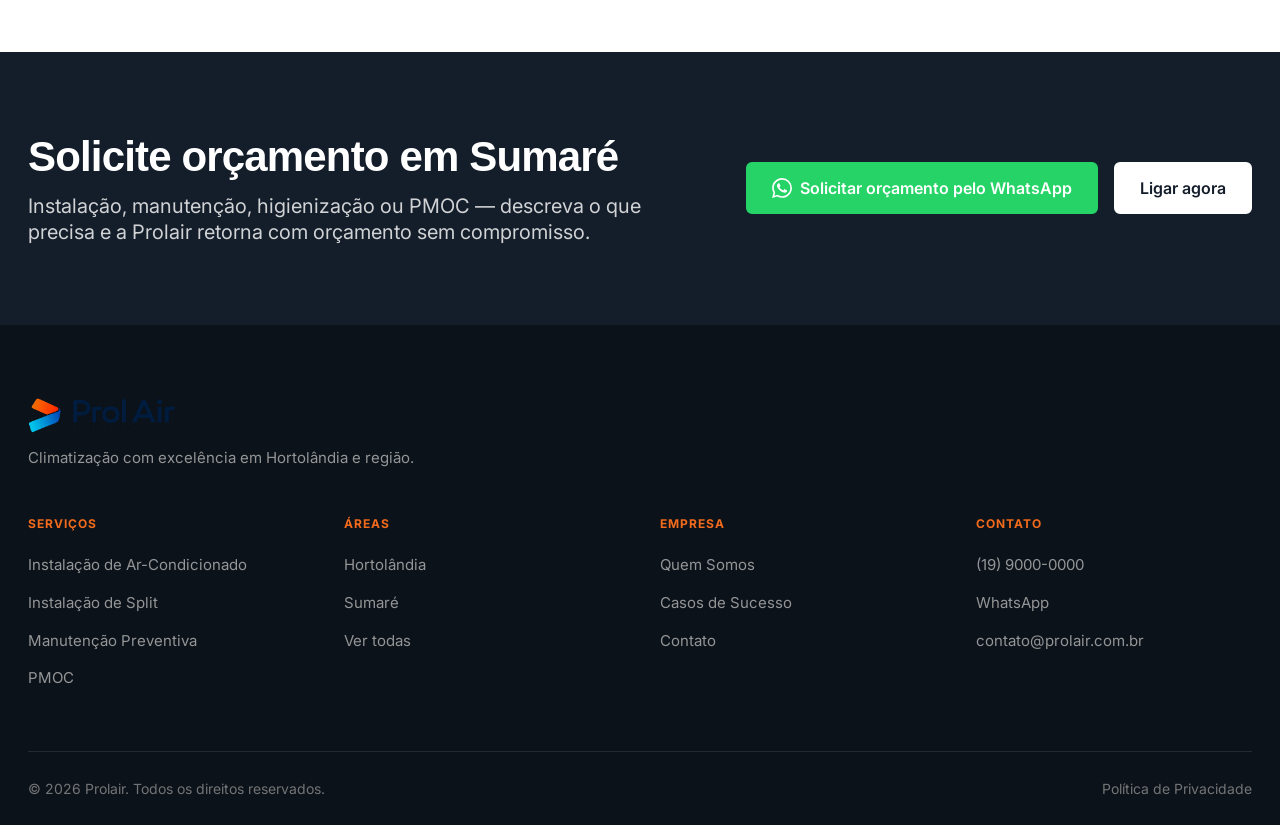
<file: areas/sumare.html>
<!DOCTYPE html>
<html lang="pt-BR">
<head>
  <meta charset="UTF-8" />
  <meta http-equiv="x-ua-compatible" content="ie=edge" />
  <meta name="viewport" content="width=device-width, initial-scale=1, shrink-to-fit=no" />
  <title>Ar Condicionado em Sumaré | Instalação e Manutenção — Prolair</title>
  <meta name="description" content="Instalação e manutenção de ar condicionado em Sumaré. Técnicos especializados, atendimento rápido e execução com qualidade. Solicite orçamento." />
  <meta name="robots" content="INDEX, FOLLOW" />
  <link rel="canonical" href="https://prolair.com.br/sumare" />
  <meta property="og:title" content="Ar Condicionado em Sumaré | Instalação e Manutenção — Prolair" />
  <meta property="og:description" content="Instalação, manutenção e higienização de ar condicionado em Sumaré. Equipe própria e execução técnica confiável." />
  <meta property="og:url" content="https://prolair.com.br/sumare" />
  <meta property="og:locale" content="pt_BR" />
  <meta property="og:type" content="website" />

  <script type="application/ld+json">
  {
    "@context": "https://schema.org",
    "@type": "LocalBusiness",
    "name": "Prolair Climatização",
    "description": "Empresa especializada em instalação e manutenção de ar condicionado em Sumaré e região metropolitana de Campinas.",
    "telephone": "+551900000000",
    "areaServed": {
      "@type": "City",
      "name": "Sumaré",
      "containedIn": {
        "@type": "State",
        "name": "São Paulo"
      }
    },
    "serviceType": [
      "Instalação de ar condicionado",
      "Manutenção preventiva",
      "Higienização",
      "PMOC"
    ],
    "url": "https://prolair.com.br/sumare"
  }
  </script>

  <link rel="preconnect" href="https://fonts.googleapis.com" />
  <link rel="preconnect" href="https://fonts.gstatic.com" crossorigin />
  <link href="https://fonts.googleapis.com/css2?family=Finlandica+Headline:wght@600&family=Inter:wght@400;500;600;700&display=swap" rel="stylesheet" />
  <link rel="stylesheet" href="/assets/css/style.css" />
  <link rel="icon" href="/assets/img/favicon.png" />
</head>
<body>

<!-- ===================== HEADER ===================== -->
<div class="header-container">
  <div class="announcement-bar">
    <div class="container-inner">
      <p>Atendimento em Hortolândia, Sumaré, Campinas e região — <a href="tel:+551900000000" class="announcement-link">Ligue agora: (19) 9000-0000</a></p>
    </div>
  </div>
  <header class="website-header" id="header">
    <div class="website-header--inner">
      <a href="/" class="header-logo" aria-label="Prolair">
        <img src="/assets/img/logo-prolair.webp" alt="Prolair" width="166" height="40" />
      </a>
      <nav class="main-nav" aria-label="Menu principal">
        <ul class="nav-list">
          <li class="nav-item has-submenu">
            <a href="/servicos/" class="nav-link">Serviços <svg class="nav-caret" viewBox="0 0 10 6" width="10" height="6"><path d="M1 1l4 4 4-4" stroke="currentColor" stroke-width="1.5" fill="none" stroke-linecap="round"/></svg></a>
            <ul class="submenu">
              <li><a href="/servicos/instalacao.html">Instalação de Ar-Condicionado</a></li>
              <li><a href="/servicos/instalacao-split.html">Instalação de Split</a></li>
              <li><a href="/servicos/manutencao.html">Manutenção Preventiva</a></li>
              <li><a href="/servicos/pmoc.html">PMOC</a></li>
            </ul>
          </li>
          <li class="nav-item has-submenu">
            <a href="/areas/" class="nav-link">Áreas Atendidas <svg class="nav-caret" viewBox="0 0 10 6" width="10" height="6"><path d="M1 1l4 4 4-4" stroke="currentColor" stroke-width="1.5" fill="none" stroke-linecap="round"/></svg></a>
            <ul class="submenu">
              <li><a href="/areas/hortolandia.html">Hortolândia</a></li>
              <li><a href="/areas/sumare.html">Sumaré</a></li>
            </ul>
          </li>
          <li class="nav-item"><a href="/institucional/quem-somos.html" class="nav-link">Quem Somos</a></li>
          <li class="nav-item"><a href="/institucional/casos.html" class="nav-link">Casos</a></li>
        </ul>
      </nav>
      <div class="header-actions">
        <a href="tel:+551900000000" class="header-phone">(19) 9000-0000</a>
        <a href="/institucional/contato.html" class="btn btn-primary">Solicitar Orçamento</a>
      </div>
      <button class="mobile-menu-toggle" aria-label="Abrir menu" aria-expanded="false">
        <span></span><span></span><span></span>
      </button>
    </div>
    <div class="mobile-nav" id="mobile-nav" aria-hidden="true">
      <ul class="mobile-nav-list">
        <li><a href="/servicos/">Serviços</a></li>
        <li><a href="/servicos/instalacao.html">→ Instalação</a></li>
        <li><a href="/servicos/instalacao-split.html">→ Instalação de Split</a></li>
        <li><a href="/servicos/manutencao.html">→ Manutenção</a></li>
        <li><a href="/servicos/pmoc.html">→ PMOC</a></li>
        <li><a href="/areas/">Áreas Atendidas</a></li>
        <li><a href="/areas/hortolandia.html">→ Hortolândia</a></li>
        <li><a href="/areas/sumare.html">→ Sumaré</a></li>
        <li><a href="/institucional/quem-somos.html">Quem Somos</a></li>
        <li><a href="/institucional/casos.html">Casos</a></li>
        <li><a href="/institucional/contato.html" class="btn btn-primary mobile-cta">Solicitar Orçamento</a></li>
      </ul>
    </div>
  </header>
</div>
<!-- ===================== /HEADER ===================== -->

<main class="main-container">

  <!-- HERO -->
  <section class="hero-section" id="hero">
    <div class="hero-bg">
      <div class="hero-gradient"></div>
    </div>
    <div class="hero-inner">
      <div class="hero-content">
        <p class="hero-sub" style="margin-bottom: 12px; font-size: 14px; opacity: 0.85;">
          <a href="/" style="color: inherit;">Home</a> / Sumaré
        </p>
        <h1 class="hero-h1">Ar condicionado em Sumaré</h1>
        <p class="hero-sub">Instalação, manutenção e higienização de ar condicionado em Sumaré. A Prolair atende residências, comércios e empresas na cidade e na região metropolitana de Campinas com equipe própria e execução técnica confiável.</p>
        <div class="hero-cta">
          <a href="https://wa.me/551900000000?text=Quero%20or%C3%A7amento%20em%20Sumar%C3%A9" class="btn btn-primary btn-lg">Solicitar orçamento pelo WhatsApp</a>
          <a href="tel:+551900000000" class="btn btn-ghost btn-lg">Ligar agora</a>
        </div>
      </div>
    </div>
  </section>

  <!-- BLOCO 1: ATENDIMENTO LOCAL -->
  <section class="section trust-section" id="atendimento">
    <div class="container">
      <div class="section-header">
        <h2>Técnicos de ar condicionado em Sumaré</h2>
      </div>
      <div class="trust-grid">
        <div class="trust-content">
          <p class="trust-lead">Sumaré tem crescido de forma consistente — novos condomínios, galpões logísticos e expansão comercial ao longo das rodovias SP-101 e SP-304. Com isso, a demanda por climatização cresce junto: novos ambientes precisam de instalação bem-feita desde o início, e os mais antigos precisam de manutenção regular pra continuar funcionando sem surpresas.</p>
          <p class="trust-lead">A Prolair atende Sumaré com equipe própria. Isso significa prazo real, técnico qualificado no local e execução sem terceiros — do orçamento até a finalização.</p>
        </div>
        <div class="trust-content">
          <h3 style="margin-bottom: 16px;">Bairros e regiões atendidas em Sumaré</h3>
          <ul class="trust-list">
            <li><svg class="check-icon" viewBox="0 0 20 20" width="18" height="18"><path d="M16.7 5.3a1 1 0 010 1.4l-7.5 7.5a1 1 0 01-1.4 0l-3.5-3.5a1 1 0 011.4-1.4l2.8 2.8 6.8-6.8a1 1 0 011.4 0z" fill="currentColor"/></svg> Centro de Sumaré</li>
            <li><svg class="check-icon" viewBox="0 0 20 20" width="18" height="18"><path d="M16.7 5.3a1 1 0 010 1.4l-7.5 7.5a1 1 0 01-1.4 0l-3.5-3.5a1 1 0 011.4-1.4l2.8 2.8 6.8-6.8a1 1 0 011.4 0z" fill="currentColor"/></svg> Matão</li>
            <li><svg class="check-icon" viewBox="0 0 20 20" width="18" height="18"><path d="M16.7 5.3a1 1 0 010 1.4l-7.5 7.5a1 1 0 01-1.4 0l-3.5-3.5a1 1 0 011.4-1.4l2.8 2.8 6.8-6.8a1 1 0 011.4 0z" fill="currentColor"/></svg> Nova Veneza</li>
            <li><svg class="check-icon" viewBox="0 0 20 20" width="18" height="18"><path d="M16.7 5.3a1 1 0 010 1.4l-7.5 7.5a1 1 0 01-1.4 0l-3.5-3.5a1 1 0 011.4-1.4l2.8 2.8 6.8-6.8a1 1 0 011.4 0z" fill="currentColor"/></svg> Área Industrial (região da Anhanguera / SP-101)</li>
            <li><svg class="check-icon" viewBox="0 0 20 20" width="18" height="18"><path d="M16.7 5.3a1 1 0 010 1.4l-7.5 7.5a1 1 0 01-1.4 0l-3.5-3.5a1 1 0 011.4-1.4l2.8 2.8 6.8-6.8a1 1 0 011.4 0z" fill="currentColor"/></svg> Jardim Bom Retiro</li>
            <li><svg class="check-icon" viewBox="0 0 20 20" width="18" height="18"><path d="M16.7 5.3a1 1 0 010 1.4l-7.5 7.5a1 1 0 01-1.4 0l-3.5-3.5a1 1 0 011.4-1.4l2.8 2.8 6.8-6.8a1 1 0 011.4 0z" fill="currentColor"/></svg> São Judas</li>
            <li><svg class="check-icon" viewBox="0 0 20 20" width="18" height="18"><path d="M16.7 5.3a1 1 0 010 1.4l-7.5 7.5a1 1 0 01-1.4 0l-3.5-3.5a1 1 0 011.4-1.4l2.8 2.8 6.8-6.8a1 1 0 011.4 0z" fill="currentColor"/></svg> Demais bairros — consulte disponibilidade</li>
          </ul>
        </div>
      </div>
    </div>
  </section>

  <!-- BLOCO 2: SERVIÇOS -->
  <section class="section services-section" id="servicos">
    <div class="container">
      <div class="section-header">
        <h2>O que a Prolair faz em Sumaré</h2>
      </div>
      <div class="services-grid">

        <div class="service-card">
          <div class="service-icon">
            <svg viewBox="0 0 48 48" fill="none" width="40" height="40"><rect x="6" y="12" width="36" height="14" rx="4" stroke="currentColor" stroke-width="2.5"/><path d="M14 32v4M24 32v4M34 32v4" stroke="currentColor" stroke-width="2.5" stroke-linecap="round"/></svg>
          </div>
          <h3>Instalação de ar condicionado</h3>
          <p>Instalação de split, multi-split e sistemas VRF para residências, comércios e empresas. Inclui dimensionamento do equipamento para o ambiente, passagem de rede elétrica e tubulação, vácuo profundo na linha e testes operacionais ao final.</p>
          <p>Equipamentos instalados de qualquer marca. Atendemos tanto quem já comprou o aparelho quanto quem precisa de orientação na escolha.</p>
          <a href="/servicos/instalacao.html" class="card-link">Ver página completa: Instalação →</a>
        </div>

        <div class="service-card">
          <div class="service-icon">
            <svg viewBox="0 0 48 48" fill="none" width="40" height="40"><path d="M24 8v32M8 24h32" stroke="currentColor" stroke-width="2.5" stroke-linecap="round"/><circle cx="24" cy="24" r="16" stroke="currentColor" stroke-width="2.5"/></svg>
          </div>
          <h3>Manutenção preventiva e corretiva</h3>
          <p>Ar pingando, ar gelando pouco, barulho estranho, mau cheiro ao ligar — esses são sinais de que o sistema precisa de atenção. A manutenção preventiva evita que esses problemas apareçam. A manutenção corretiva resolve quando eles já estão presentes.</p>
          <p>Atendemos todas as marcas e modelos. Sumaré conta com atendimento regular da equipe Prolair.</p>
          <a href="/servicos/manutencao.html" class="card-link">Ver página completa: Manutenção →</a>
        </div>

        <div class="service-card">
          <div class="service-icon">
            <svg viewBox="0 0 48 48" fill="none" width="40" height="40"><path d="M12 36c4-8 8-12 12-12s8 4 12 12" stroke="currentColor" stroke-width="2.5" stroke-linecap="round"/><circle cx="24" cy="18" r="6" stroke="currentColor" stroke-width="2.5"/></svg>
          </div>
          <h3>Higienização profissional</h3>
          <p>A higienização vai além da limpeza do filtro. O processo remove fungos, bactérias e resíduos acumulados nas peças internas do equipamento — o que melhora a qualidade do ar e reduz o risco de problemas respiratórios, especialmente em ambientes fechados.</p>
          <p>Indicada a cada seis meses para uso residencial e com maior frequência para uso comercial intensivo.</p>
        </div>

        <div class="service-card">
          <div class="service-icon">
            <svg viewBox="0 0 48 48" fill="none" width="40" height="40"><rect x="10" y="8" width="28" height="36" rx="3" stroke="currentColor" stroke-width="2.5"/><path d="M18 20h12M18 27h8M18 34h6" stroke="currentColor" stroke-width="2" stroke-linecap="round"/></svg>
          </div>
          <h3>PMOC para empresas em Sumaré</h3>
          <p>Empresas com sistemas de ar condicionado de determinada capacidade são obrigadas por lei a manter um Plano de Manutenção, Operação e Controle (PMOC). A falta do documento sujeita o estabelecimento a penalidades administrativas definidas pela legislação vigente.</p>
          <p>A Prolair elabora e executa o PMOC para empresas em Sumaré — escritórios, clínicas, farmácias, academias e outros estabelecimentos comerciais.</p>
          <a href="/servicos/pmoc.html" class="card-link">Ver página completa: PMOC →</a>
        </div>

      </div>
    </div>
  </section>

  <!-- BLOCO 3: POR QUE PROLAIR -->
  <section class="section trust-section" id="diferencial">
    <div class="container">
      <div class="section-header">
        <h2>Por que contratar a Prolair em Sumaré</h2>
        <p class="section-sub">Sumaré tem prestadores de serviços de ar condicionado, mas a qualidade de execução varia bastante.</p>
      </div>
      <div class="trust-grid">
        <div class="trust-content">
          <p class="trust-lead">Os problemas mais comuns que chegam até a Prolair após serviços mal feitos por terceiros:</p>
          <ul class="trust-list">
            <li><svg class="check-icon" viewBox="0 0 20 20" width="18" height="18"><path d="M16.7 5.3a1 1 0 010 1.4l-7.5 7.5a1 1 0 01-1.4 0l-3.5-3.5a1 1 0 011.4-1.4l2.8 2.8 6.8-6.8a1 1 0 011.4 0z" fill="currentColor"/></svg> Equipamento instalado sem vácuo — gás contaminado, desempenho ruim desde o primeiro dia</li>
            <li><svg class="check-icon" viewBox="0 0 20 20" width="18" height="18"><path d="M16.7 5.3a1 1 0 010 1.4l-7.5 7.5a1 1 0 01-1.4 0l-3.5-3.5a1 1 0 011.4-1.4l2.8 2.8 6.8-6.8a1 1 0 011.4 0z" fill="currentColor"/></svg> Dimensionamento errado — aparelho subfaturado pra não "perder a venda"</li>
            <li><svg class="check-icon" viewBox="0 0 20 20" width="18" height="18"><path d="M16.7 5.3a1 1 0 010 1.4l-7.5 7.5a1 1 0 01-1.4 0l-3.5-3.5a1 1 0 011.4-1.4l2.8 2.8 6.8-6.8a1 1 0 011.4 0z" fill="currentColor"/></svg> Tubulação improvisada — vazamento, oxidação, falha prematura</li>
            <li><svg class="check-icon" viewBox="0 0 20 20" width="18" height="18"><path d="M16.7 5.3a1 1 0 010 1.4l-7.5 7.5a1 1 0 01-1.4 0l-3.5-3.5a1 1 0 011.4-1.4l2.8 2.8 6.8-6.8a1 1 0 011.4 0z" fill="currentColor"/></svg> Sem documentação — nenhum registro de garantia, nenhum suporte pós-serviço</li>
          </ul>
        </div>
        <div class="trust-content">
          <p class="trust-lead">A Prolair trabalha com processo técnico padronizado, independentemente do tamanho do serviço. Residência ou empresa, o procedimento é o mesmo: avaliação, execução correta, teste e documentação.</p>
          <p class="trust-lead" style="margin-top: 20px;">Também atendemos <a href="/areas/hortolandia.html" style="color: var(--orange); font-weight: 600;">Hortolândia</a> e demais cidades da região metropolitana de Campinas.</p>
        </div>
      </div>
    </div>
  </section>

  <!-- BLOCO 4: COMO FUNCIONA -->
  <section class="section services-section" id="como-funciona">
    <div class="container">
      <div class="section-header">
        <h2>Como funciona o atendimento em Sumaré</h2>
      </div>
      <div class="services-grid">
        <div class="service-card">
          <div class="service-icon"><span class="stat-number" style="font-size: 28px;">1</span></div>
          <h3>Contato</h3>
          <p>Entre em contato pelo WhatsApp ou telefone. Descreva o que precisa — instalação nova, manutenção, problema específico.</p>
        </div>
        <div class="service-card">
          <div class="service-icon"><span class="stat-number" style="font-size: 28px;">2</span></div>
          <h3>Orçamento</h3>
          <p>Para serviços de maior complexidade, um técnico vai até o local fazer a avaliação. Para serviços padrão, o orçamento pode ser feito por descrição e fotos.</p>
        </div>
        <div class="service-card">
          <div class="service-icon"><span class="stat-number" style="font-size: 28px;">3</span></div>
          <h3>Agendamento</h3>
          <p>Confirmado o orçamento, agendamos a visita conforme sua disponibilidade.</p>
        </div>
        <div class="service-card">
          <div class="service-icon"><span class="stat-number" style="font-size: 28px;">4</span></div>
          <h3>Execução</h3>
          <p>Equipe própria no local. Execução técnica com os materiais corretos. Testes ao final.</p>
        </div>
        <div class="service-card">
          <div class="service-icon"><span class="stat-number" style="font-size: 28px;">5</span></div>
          <h3>Garantia</h3>
          <p>Garantia formal sobre o serviço prestado. Suporte pós-atendimento disponível.</p>
        </div>
      </div>
    </div>
  </section>

  <!-- BLOCO 5: FAQ -->
  <section class="section trust-section" id="faq">
    <div class="container">
      <div class="section-header">
        <h2>Perguntas frequentes — Ar Condicionado em Sumaré</h2>
      </div>
      <div class="trust-grid">
        <div class="trust-content">
          <ul class="trust-list" style="gap: 20px">
            <li style="flex-direction:column; align-items:flex-start; gap:4px">
              <strong>A Prolair atende toda a cidade de Sumaré?</strong>
              <span>Sim. Atendemos todos os bairros de Sumaré, incluindo regiões industriais e condomínios residenciais. Para localidades mais afastadas do centro, consulte disponibilidade de data.</span>
            </li>
            <li style="flex-direction:column; align-items:flex-start; gap:4px">
              <strong>Quanto tempo leva uma instalação de split em Sumaré?</strong>
              <span>Uma instalação padrão de split em ambiente residencial é concluída em um único atendimento, geralmente em poucas horas. Instalações maiores ou com necessidade de infraestrutura elétrica podem exigir mais tempo — o técnico informa no orçamento.</span>
            </li>
            <li style="flex-direction:column; align-items:flex-start; gap:4px">
              <strong>A Prolair faz manutenção de qualquer marca de ar condicionado?</strong>
              <span>Sim. Atendemos todas as marcas disponíveis no mercado — splits convencionais e inverter, de qualquer fabricante.</span>
            </li>
          </ul>
        </div>
        <div class="trust-content">
          <ul class="trust-list" style="gap: 20px">
            <li style="flex-direction:column; align-items:flex-start; gap:4px">
              <strong>Minha empresa em Sumaré precisa de PMOC?</strong>
              <span>Depende da capacidade instalada total do sistema de ar condicionado do estabelecimento. A legislação define o limite de capacidade a partir do qual o PMOC é obrigatório. Entre em contato para verificar a situação da sua empresa.</span>
            </li>
            <li style="flex-direction:column; align-items:flex-start; gap:4px">
              <strong>Como solicitar orçamento?</strong>
              <span>Pelo WhatsApp ou telefone. Atendemos em horário comercial e respondemos no mesmo dia.</span>
            </li>
          </ul>
        </div>
      </div>
    </div>
  </section>

  <!-- CTA FINAL -->
  <section class="section cta-band" id="cta">
    <div class="container">
      <div class="cta-band-inner">
        <div>
          <h2>Solicite orçamento em Sumaré</h2>
          <p>Instalação, manutenção, higienização ou PMOC — descreva o que precisa e a Prolair retorna com orçamento sem compromisso.</p>
        </div>
        <div class="cta-band-actions">
          <a href="https://wa.me/551900000000?text=Quero%20or%C3%A7amento%20em%20Sumar%C3%A9" class="btn btn-whatsapp">
            <svg viewBox="0 0 24 24" fill="currentColor" width="20" height="20"><path d="M17.472 14.382c-.297-.149-1.758-.867-2.03-.967-.273-.099-.471-.148-.67.15-.197.297-.767.966-.94 1.164-.173.199-.347.223-.644.075-.297-.15-1.255-.463-2.39-1.475-.883-.788-1.48-1.761-1.653-2.059-.173-.297-.018-.458.13-.606.134-.133.298-.347.446-.52.149-.174.198-.298.298-.497.099-.198.05-.371-.025-.52-.075-.149-.669-1.612-.916-2.207-.242-.579-.487-.5-.669-.51-.173-.008-.371-.01-.57-.01-.198 0-.52.074-.792.372-.272.297-1.04 1.016-1.04 2.479 0 1.462 1.065 2.875 1.213 3.074.149.198 2.096 3.2 5.077 4.487.709.306 1.262.489 1.694.625.712.227 1.36.195 1.871.118.571-.085 1.758-.719 2.006-1.413.248-.694.248-1.289.173-1.413-.074-.124-.272-.198-.57-.347m-5.421 7.403h-.004a9.87 9.87 0 01-5.031-1.378l-.361-.214-3.741.982.998-3.648-.235-.374a9.86 9.86 0 01-1.51-5.26c.001-5.45 4.436-9.884 9.888-9.884 2.64 0 5.122 1.03 6.988 2.898a9.825 9.825 0 012.893 6.994c-.003 5.45-4.437 9.884-9.885 9.884m8.413-18.297A11.815 11.815 0 0012.05 0C5.495 0 .16 5.335.157 11.892c0 2.096.547 4.142 1.588 5.945L.057 24l6.305-1.654a11.882 11.882 0 005.683 1.448h.005c6.554 0 11.89-5.335 11.893-11.893a11.821 11.821 0 00-3.48-8.413z"/></svg>
            Solicitar orçamento pelo WhatsApp
          </a>
          <a href="tel:+551900000000" class="btn btn-white">Ligar agora</a>
        </div>
      </div>
    </div>
  </section>

</main>

<!-- ===================== FOOTER ===================== -->
<footer class="site-footer" id="footer">
  <div class="footer-inner">
    <div class="footer-logo">
      <a href="/" aria-label="Prolair">
        <img src="/assets/img/logo-prolair.webp" alt="Prolair" width="149" height="36" class="footer-logo-img" />
      </a>
      <p class="footer-tagline">Climatização com excelência em Hortolândia e região.</p>
    </div>
    <div class="footer-body">
      <div class="footer-col">
        <div class="footer-col-title">Serviços</div>
        <a href="/servicos/instalacao.html">Instalação de Ar-Condicionado</a>
        <a href="/servicos/instalacao-split.html">Instalação de Split</a>
        <a href="/servicos/manutencao.html">Manutenção Preventiva</a>
        <a href="/servicos/pmoc.html">PMOC</a>
      </div>
      <div class="footer-col">
        <div class="footer-col-title">Áreas</div>
        <a href="/areas/hortolandia.html">Hortolândia</a>
        <a href="/areas/sumare.html">Sumaré</a>
        <a href="/areas/">Ver todas</a>
      </div>
      <div class="footer-col">
        <div class="footer-col-title">Empresa</div>
        <a href="/institucional/quem-somos.html">Quem Somos</a>
        <a href="/institucional/casos.html">Casos de Sucesso</a>
        <a href="/institucional/contato.html">Contato</a>
      </div>
      <div class="footer-col">
        <div class="footer-col-title">Contato</div>
        <a href="tel:+551900000000">(19) 9000-0000</a>
        <a href="https://wa.me/551900000000" target="_blank" rel="noopener">WhatsApp</a>
        <a href="mailto:contato@prolair.com.br">contato@prolair.com.br</a>
      </div>
    </div>
  </div>
  <div class="footer-bottom">
    <div class="footer-inner">
      <p>&copy; <span id="year"></span> Prolair. Todos os direitos reservados.</p>
      <div class="footer-legal">
        <a href="/legal/privacidade.html">Política de Privacidade</a>
      </div>
    </div>
  </div>
</footer>
<!-- ===================== /FOOTER ===================== -->

<a class="whatsapp-float" href="https://wa.me/551900000000?text=Quero%20or%C3%A7amento%20em%20Sumar%C3%A9" target="_blank" rel="noopener" aria-label="Fale pelo WhatsApp">
  <svg viewBox="0 0 24 24" fill="currentColor" width="28" height="28"><path d="M17.472 14.382c-.297-.149-1.758-.867-2.03-.967-.273-.099-.471-.148-.67.15-.197.297-.767.966-.94 1.164-.173.199-.347.223-.644.075-.297-.15-1.255-.463-2.39-1.475-.883-.788-1.48-1.761-1.653-2.059-.173-.297-.018-.458.13-.606.134-.133.298-.347.446-.52.149-.174.198-.298.298-.497.099-.198.05-.371-.025-.52-.075-.149-.669-1.612-.916-2.207-.242-.579-.487-.5-.669-.51-.173-.008-.371-.01-.57-.01-.198 0-.52.074-.792.372-.272.297-1.04 1.016-1.04 2.479 0 1.462 1.065 2.875 1.213 3.074.149.198 2.096 3.2 5.077 4.487.709.306 1.262.489 1.694.625.712.227 1.36.195 1.871.118.571-.085 1.758-.719 2.006-1.413.248-.694.248-1.289.173-1.413-.074-.124-.272-.198-.57-.347m-5.421 7.403h-.004a9.87 9.87 0 01-5.031-1.378l-.361-.214-3.741.982.998-3.648-.235-.374a9.86 9.86 0 01-1.51-5.26c.001-5.45 4.436-9.884 9.888-9.884 2.64 0 5.122 1.03 6.988 2.898a9.825 9.825 0 012.893 6.994c-.003 5.45-4.437 9.884-9.885 9.884m8.413-18.297A11.815 11.815 0 0012.05 0C5.495 0 .16 5.335.157 11.892c0 2.096.547 4.142 1.588 5.945L.057 24l6.305-1.654a11.882 11.882 0 005.683 1.448h.005c6.554 0 11.89-5.335 11.893-11.893a11.821 11.821 0 00-3.48-8.413z"/></svg>
</a>

<script src="/assets/js/main.js"></script>
</body>
</html>
</file>
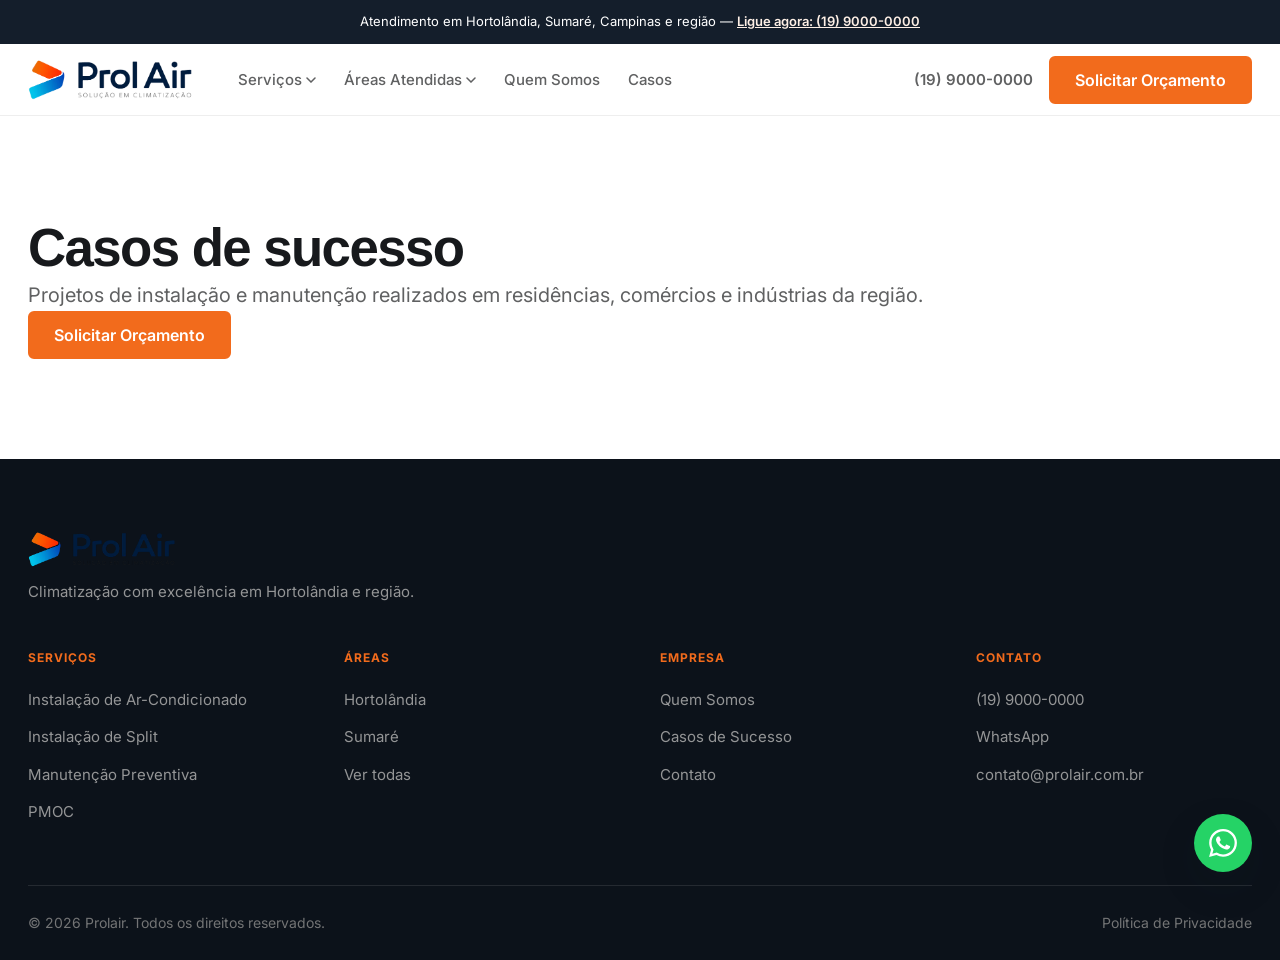
<file: institucional/casos.html>
<!DOCTYPE html>
<html lang="pt-BR">
<head>
  <meta charset="UTF-8" />
  <meta http-equiv="x-ua-compatible" content="ie=edge" />
  <meta name="viewport" content="width=device-width, initial-scale=1, shrink-to-fit=no" />
  <meta name="description" content="Casos de sucesso da Prolair em instalação e manutenção de ar-condicionado em Hortolândia e região." />
  <meta name="robots" content="INDEX, FOLLOW" />
  <meta property="og:title" content="Casos de Sucesso | Prolair" />
  <meta property="og:description" content="Projetos realizados em residências, comércios e indústrias da região." />
  <meta property="og:locale" content="pt_BR" />
  <meta property="og:type" content="website" />
  <title>Casos de Sucesso | Prolair</title>
  <link rel="canonical" href="https://prolair.com.br/institucional/casos" />
  <link rel="preconnect" href="https://fonts.googleapis.com" />
  <link rel="preconnect" href="https://fonts.gstatic.com" crossorigin />
  <link href="https://fonts.googleapis.com/css2?family=Finlandica+Headline:wght@600&family=Inter:wght@400;500;600;700&display=swap" rel="stylesheet" />
  <link rel="stylesheet" href="/assets/css/style.css" />
</head>
<body>

<!-- ===================== HEADER ===================== -->
<div class="header-container">

  <!-- Announcement Bar -->
  <div class="announcement-bar">
    <div class="container-inner">
      <p>Atendimento em Hortolândia, Sumaré, Campinas e região — <a href="tel:+551900000000" class="announcement-link">Ligue agora: (19) 9000-0000</a></p>
    </div>
  </div>

  <!-- Nav -->
  <header class="website-header" id="header">
    <div class="website-header--inner">

      <a href="/" class="header-logo" aria-label="Prolair">
        <img src="/assets/img/logo-prolair.webp" alt="Prolair" width="166" height="40" />
      </a>

      <nav class="main-nav" aria-label="Menu principal">
        <ul class="nav-list">
          <li class="nav-item has-submenu">
            <a href="/servicos/" class="nav-link">Serviços <svg class="nav-caret" viewBox="0 0 10 6" width="10" height="6"><path d="M1 1l4 4 4-4" stroke="currentColor" stroke-width="1.5" fill="none" stroke-linecap="round"/></svg></a>
            <ul class="submenu">
              <li><a href="/servicos/instalacao.html">Instalação de Ar-Condicionado</a></li>
              <li><a href="/servicos/instalacao-split.html">Instalação de Split</a></li>
              <li><a href="/servicos/manutencao.html">Manutenção Preventiva</a></li>
              <li><a href="/servicos/pmoc.html">PMOC</a></li>
            </ul>
          </li>
          <li class="nav-item has-submenu">
            <a href="/areas/" class="nav-link">Áreas Atendidas <svg class="nav-caret" viewBox="0 0 10 6" width="10" height="6"><path d="M1 1l4 4 4-4" stroke="currentColor" stroke-width="1.5" fill="none" stroke-linecap="round"/></svg></a>
            <ul class="submenu">
              <li><a href="/areas/hortolandia.html">Hortolândia</a></li>
              <li><a href="/areas/sumare.html">Sumaré</a></li>
            </ul>
          </li>
          <li class="nav-item"><a href="/institucional/quem-somos.html" class="nav-link">Quem Somos</a></li>
          <li class="nav-item"><a href="/institucional/casos.html" class="nav-link">Casos</a></li>
        </ul>
      </nav>

      <div class="header-actions">
        <a href="tel:+551900000000" class="header-phone">(19) 9000-0000</a>
        <a href="/institucional/contato.html" class="btn btn-primary">Solicitar Orçamento</a>
      </div>

      <button class="mobile-menu-toggle" aria-label="Abrir menu" aria-expanded="false">
        <span></span><span></span><span></span>
      </button>
    </div>

    <div class="mobile-nav" id="mobile-nav" aria-hidden="true">
      <ul class="mobile-nav-list">
        <li><a href="/servicos/">Serviços</a></li>
        <li><a href="/servicos/instalacao.html">→ Instalação</a></li>
        <li><a href="/servicos/instalacao-split.html">→ Instalação de Split</a></li>
        <li><a href="/servicos/manutencao.html">→ Manutenção</a></li>
        <li><a href="/servicos/pmoc.html">→ PMOC</a></li>
        <li><a href="/areas/">Áreas Atendidas</a></li>
        <li><a href="/areas/hortolandia.html">→ Hortolândia</a></li>
        <li><a href="/areas/sumare.html">→ Sumaré</a></li>
        <li><a href="/institucional/quem-somos.html">Quem Somos</a></li>
        <li><a href="/institucional/casos.html">Casos</a></li>
        <li><a href="/institucional/contato.html" class="btn btn-primary mobile-cta">Solicitar Orçamento</a></li>
      </ul>
    </div>
  </header>
</div>
<!-- ===================== /HEADER ===================== -->

<main class="main-container">
  <section class="section">
    <div class="container">
      <h1>Casos de sucesso</h1>
      <p class="section-sub">Projetos de instalação e manutenção realizados em residências, comércios e indústrias da região.</p>
      <a href="/institucional/contato.html" class="btn btn-primary">Solicitar Orçamento</a>
    </div>
  </section>
</main>

<!-- ===================== FOOTER ===================== -->
<footer class="site-footer" id="footer">
  <div class="footer-inner">

    <div class="footer-logo">
      <a href="/" aria-label="Prolair">
        <img src="/assets/img/logo-prolair.webp" alt="Prolair" width="149" height="36" class="footer-logo-img" />
      </a>
      <p class="footer-tagline">Climatização com excelência em Hortolândia e região.</p>
    </div>

    <div class="footer-body">
      <div class="footer-col">
        <div class="footer-col-title">Serviços</div>
        <a href="/servicos/instalacao.html">Instalação de Ar-Condicionado</a>
        <a href="/servicos/instalacao-split.html">Instalação de Split</a>
        <a href="/servicos/manutencao.html">Manutenção Preventiva</a>
        <a href="/servicos/pmoc.html">PMOC</a>
      </div>
      <div class="footer-col">
        <div class="footer-col-title">Áreas</div>
        <a href="/areas/hortolandia.html">Hortolândia</a>
        <a href="/areas/sumare.html">Sumaré</a>
        <a href="/areas/">Ver todas</a>
      </div>
      <div class="footer-col">
        <div class="footer-col-title">Empresa</div>
        <a href="/institucional/quem-somos.html">Quem Somos</a>
        <a href="/institucional/casos.html">Casos de Sucesso</a>
        <a href="/institucional/contato.html">Contato</a>
      </div>
      <div class="footer-col">
        <div class="footer-col-title">Contato</div>
        <a href="tel:+551900000000">(19) 9000-0000</a>
        <a href="https://wa.me/551900000000" target="_blank" rel="noopener">WhatsApp</a>
        <a href="mailto:contato@prolair.com.br">contato@prolair.com.br</a>
      </div>
    </div>

  </div>
  <div class="footer-bottom">
    <div class="footer-inner">
      <p>&copy; <span id="year"></span> Prolair. Todos os direitos reservados.</p>
      <div class="footer-legal">
        <a href="/legal/privacidade.html">Política de Privacidade</a>
      </div>
    </div>
  </div>
</footer>
<!-- ===================== /FOOTER ===================== -->

<a class="whatsapp-float" href="https://wa.me/551900000000" target="_blank" rel="noopener" aria-label="Fale pelo WhatsApp">
  <svg viewBox="0 0 24 24" fill="currentColor" width="28" height="28"><path d="M17.472 14.382c-.297-.149-1.758-.867-2.03-.967-.273-.099-.471-.148-.67.15-.197.297-.767.966-.94 1.164-.173.199-.347.223-.644.075-.297-.15-1.255-.463-2.39-1.475-.883-.788-1.48-1.761-1.653-2.059-.173-.297-.018-.458.13-.606.134-.133.298-.347.446-.52.149-.174.198-.298.298-.497.099-.198.05-.371-.025-.52-.075-.149-.669-1.612-.916-2.207-.242-.579-.487-.5-.669-.51-.173-.008-.371-.01-.57-.01-.198 0-.52.074-.792.372-.272.297-1.04 1.016-1.04 2.479 0 1.462 1.065 2.875 1.213 3.074.149.198 2.096 3.2 5.077 4.487.709.306 1.262.489 1.694.625.712.227 1.36.195 1.871.118.571-.085 1.758-.719 2.006-1.413.248-.694.248-1.289.173-1.413-.074-.124-.272-.198-.57-.347m-5.421 7.403h-.004a9.87 9.87 0 01-5.031-1.378l-.361-.214-3.741.982.998-3.648-.235-.374a9.86 9.86 0 01-1.51-5.26c.001-5.45 4.436-9.884 9.888-9.884 2.64 0 5.122 1.03 6.988 2.898a9.825 9.825 0 012.893 6.994c-.003 5.45-4.437 9.884-9.885 9.884m8.413-18.297A11.815 11.815 0 0012.05 0C5.495 0 .16 5.335.157 11.892c0 2.096.547 4.142 1.588 5.945L.057 24l6.305-1.654a11.882 11.882 0 005.683 1.448h.005c6.554 0 11.89-5.335 11.893-11.893a11.821 11.821 0 00-3.48-8.413z"/></svg>
</a>

<script src="/assets/js/main.js"></script>
</body>
</html>
</file>
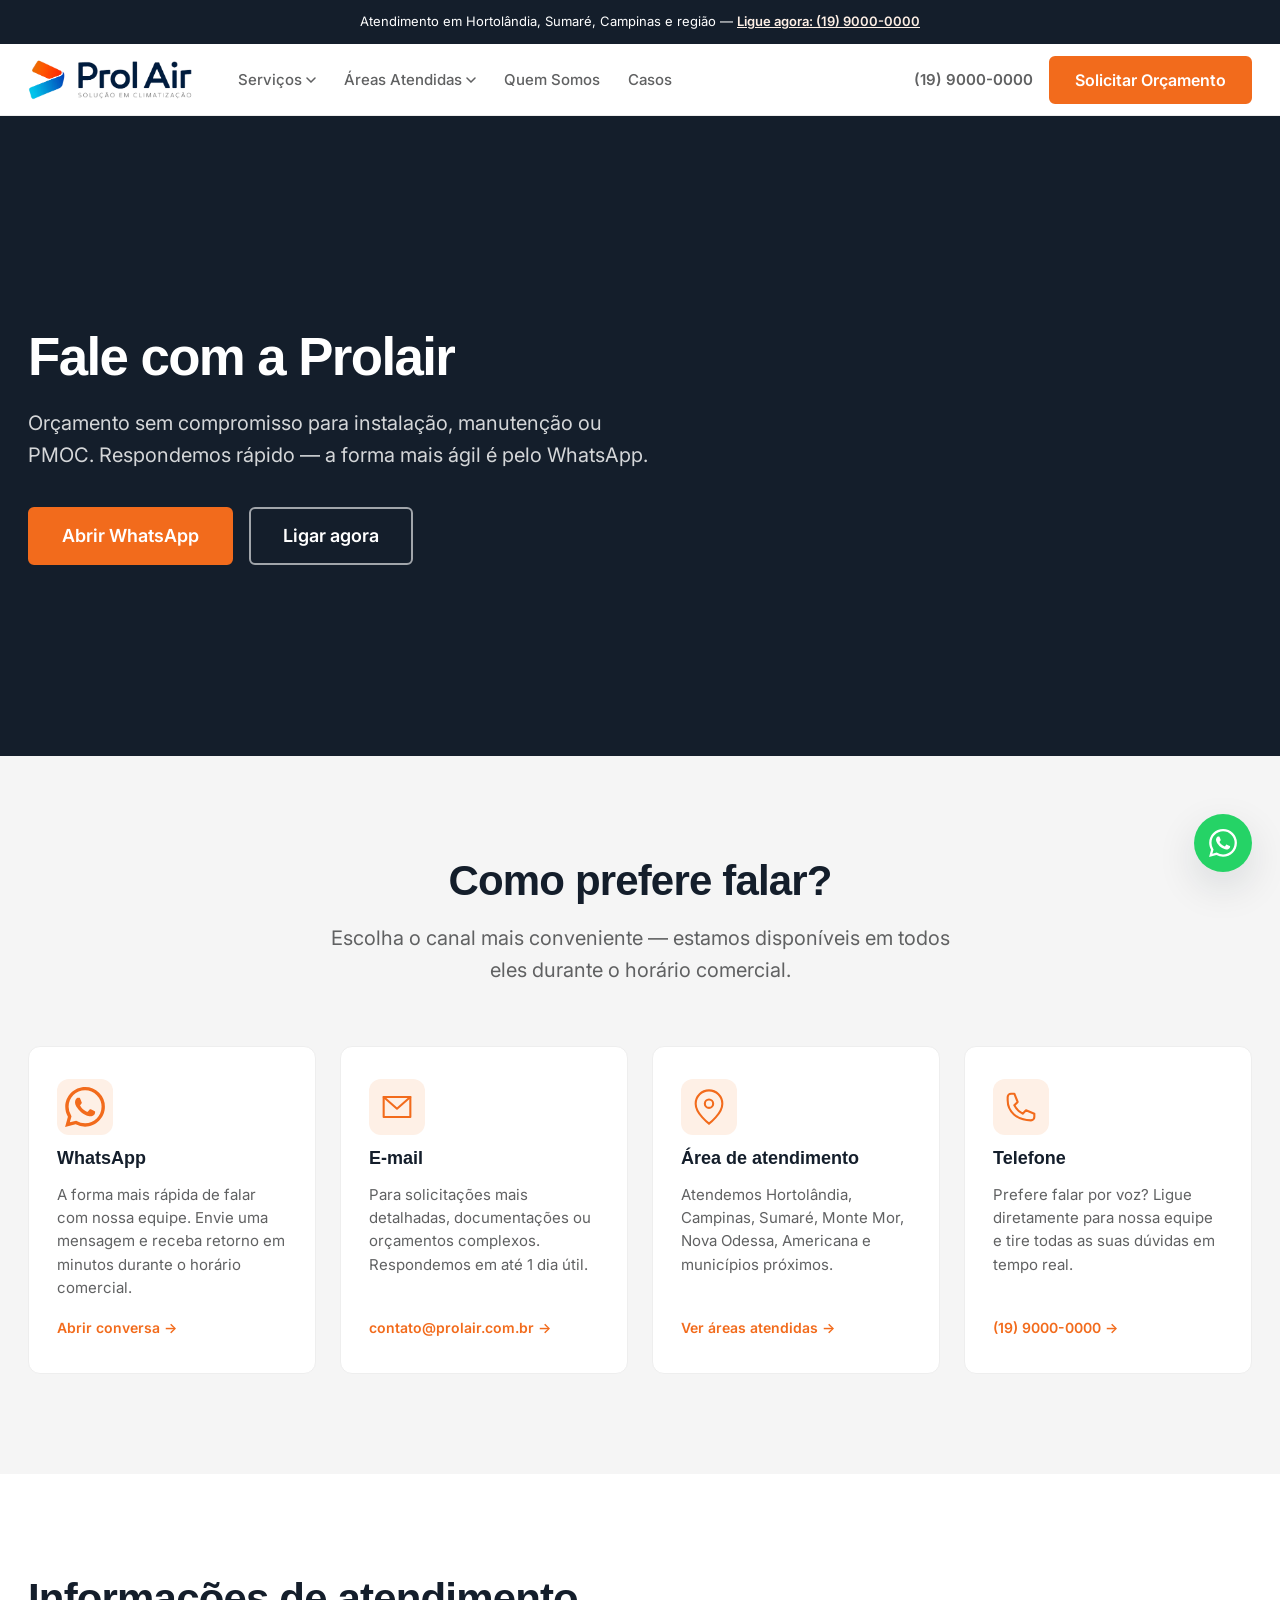
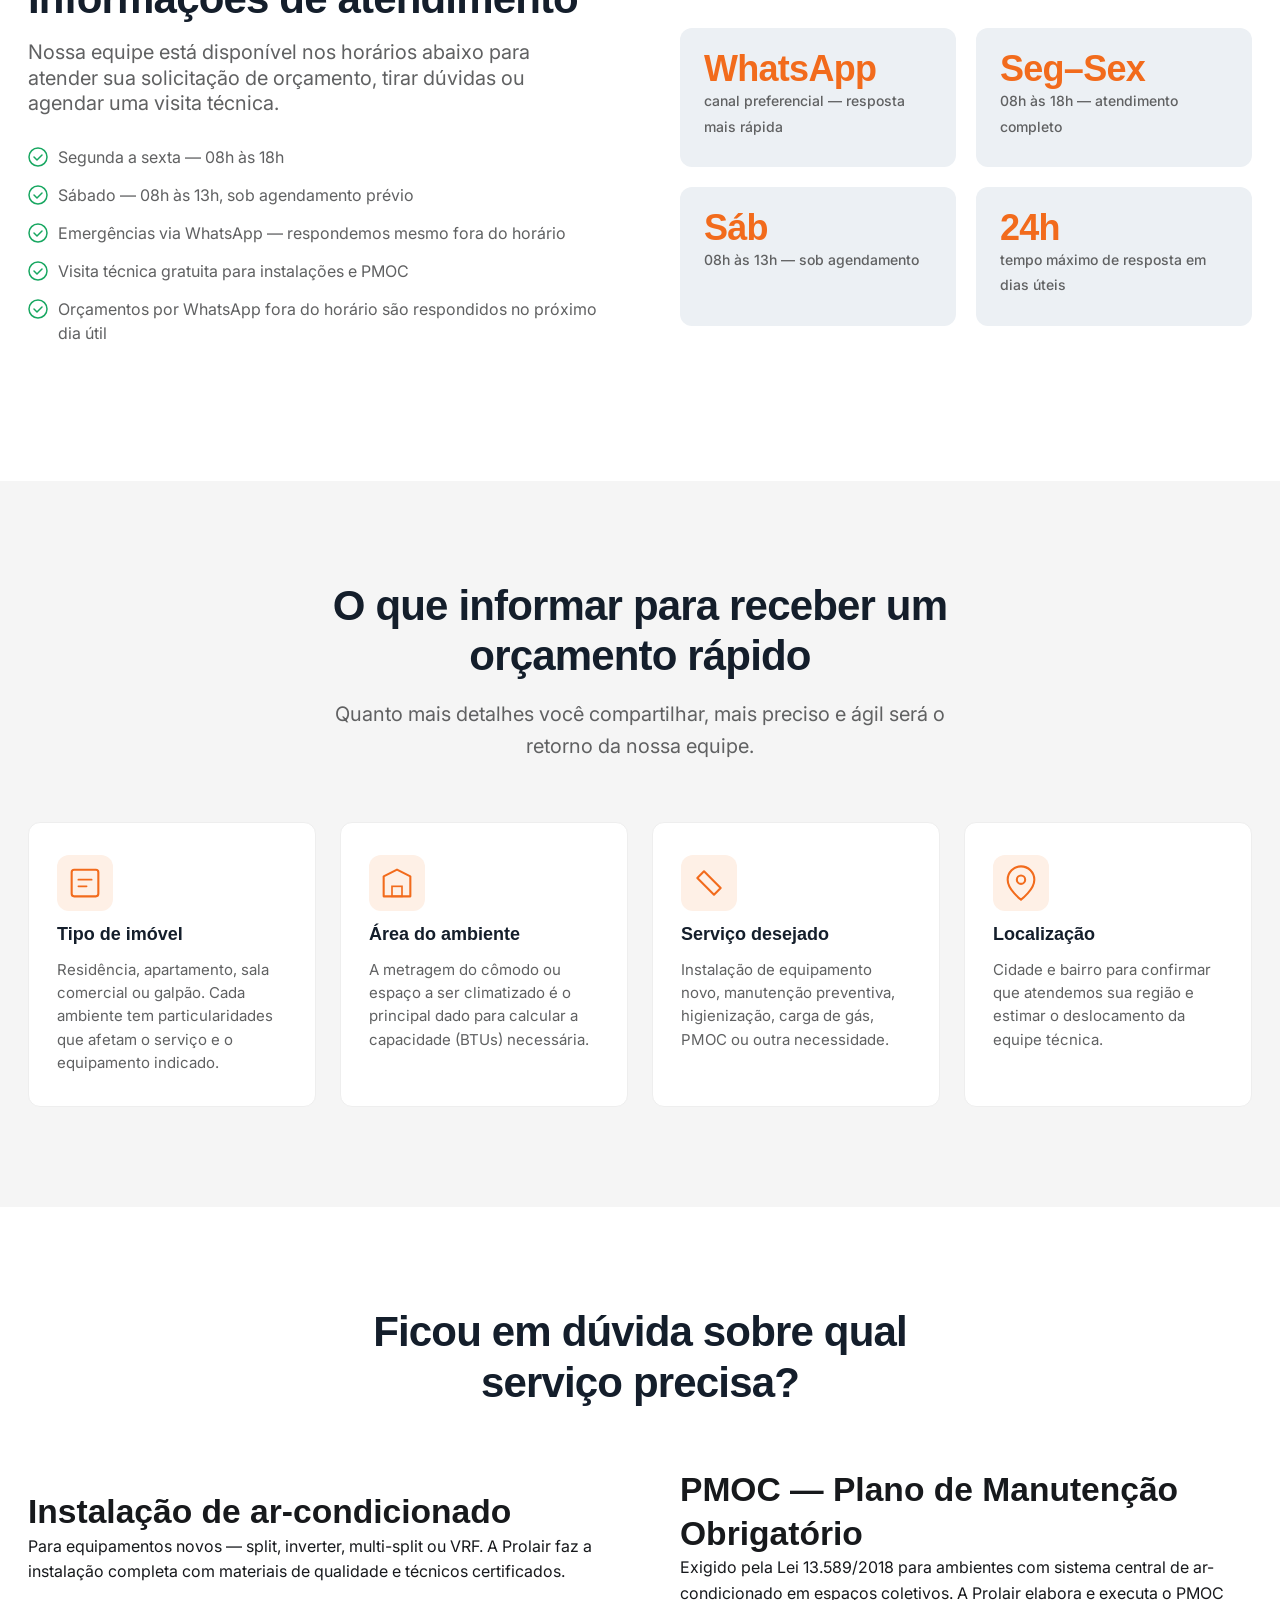
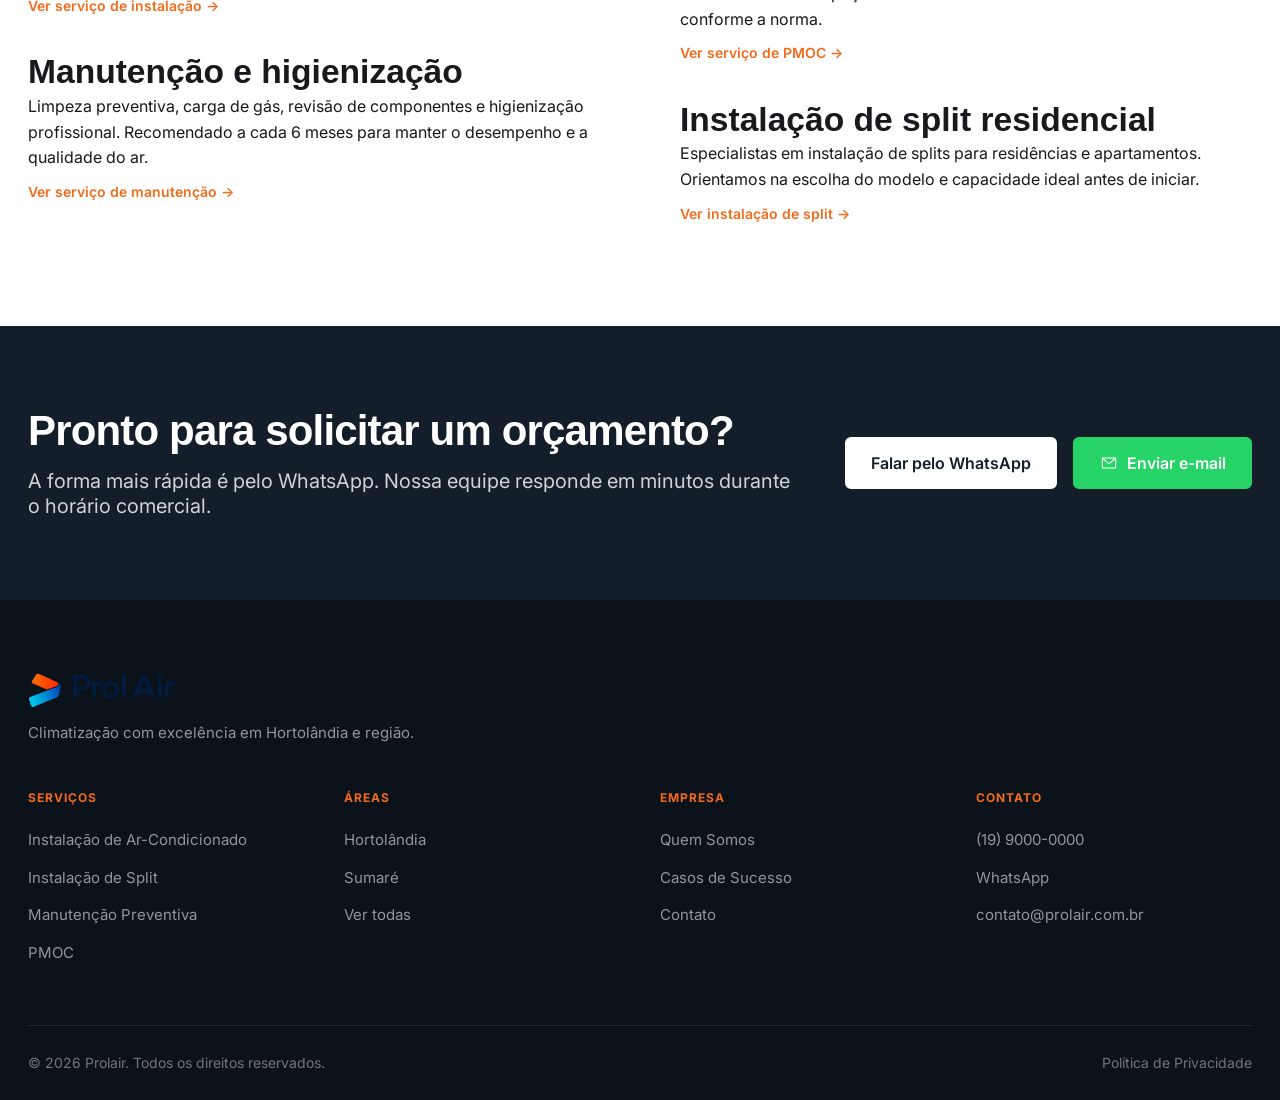
<file: institucional/contato.html>
<!DOCTYPE html>
<html lang="pt-BR">
<head>
  <style>body {transition: opacity ease-in 0.2s; } body[unresolved] {opacity: 0; display: block; overflow: hidden; position: relative; } </style>
  <meta charset="UTF-8">
  <meta http-equiv="x-ua-compatible" content="ie=edge">
  <meta name="viewport" content="width=device-width, initial-scale=1, shrink-to-fit=no">
  <meta name="description" content="Entre em contato com a Prolair. Orçamento de instalação, manutenção e PMOC em Hortolândia, Campinas e região. Atendemos por WhatsApp, telefone e e-mail.">
  <meta name="robots" content="index, follow">
  <meta property="og:title" content="Contato | Prolair">
  <meta property="og:description" content="Fale com a Prolair e solicite seu orçamento. Atendemos Hortolândia, Campinas e toda a região.">
  <meta property="og:locale" content="pt_BR">
  <meta property="og:type" content="website">
  <title>Contato | Prolair – Ar-Condicionado em Hortolândia e Região</title>
  <link rel="canonical" href="https://prolair.com.br/institucional/contato">
  <link rel="preconnect" href="https://fonts.googleapis.com">
  <link rel="preconnect" href="https://fonts.gstatic.com" crossorigin>
  <link href="https://fonts.googleapis.com/css2?family=Finlandica+Headline:wght@600&family=Inter:wght@400;500;600;700&display=swap" rel="stylesheet">
  <link rel="stylesheet" href="/assets/css/style.css">
  <script type="application/ld+json">
  {
    "@context": "https://schema.org",
    "@type": "LocalBusiness",
    "name": "Prolair",
    "description": "Instalação, manutenção e PMOC de ar-condicionado em Hortolândia e região.",
    "telephone": "+55-19-00000000",
    "email": "contato@prolair.com.br",
    "address": {
      "@type": "PostalAddress",
      "addressLocality": "Hortolândia",
      "addressRegion": "SP",
      "addressCountry": "BR"
    },
    "areaServed": ["Hortolândia", "Campinas", "Sumaré", "Monte Mor", "Nova Odessa", "Americana"],
    "url": "https://prolair.com.br"
  }
  </script>
</head>
<body>

<!-- HEADER -->
<div class="header-container">
  <div class="announcement-bar">
    <div class="container-inner">
      <p>Atendimento em Hortolândia, Sumaré, Campinas e região — <a href="tel:+551900000000" class="announcement-link">Ligue agora: (19) 9000-0000</a></p>
    </div>
  </div>
  <header class="website-header" id="header">
    <div class="website-header--inner">
      <a href="/" class="header-logo" aria-label="Prolair">
        <img src="/assets/img/logo-prolair.webp" alt="Prolair" width="166" height="40">
      </a>
      <nav class="main-nav" aria-label="Menu principal">
        <ul class="nav-list">
          <li class="nav-item has-submenu">
            <a href="/servicos/" class="nav-link">Serviços <svg class="nav-caret" viewBox="0 0 10 6" width="10" height="6"><path d="M1 1l4 4 4-4" stroke="currentColor" stroke-width="1.5" fill="none" stroke-linecap="round"/></svg></a>
            <ul class="submenu">
              <li><a href="/servicos/instalacao.html">Instalação de Ar-Condicionado</a></li>
              <li><a href="/servicos/instalacao-split.html">Instalação de Split</a></li>
              <li><a href="/servicos/manutencao.html">Manutenção Preventiva</a></li>
              <li><a href="/servicos/pmoc.html">PMOC</a></li>
            </ul>
          </li>
          <li class="nav-item has-submenu">
            <a href="/areas/" class="nav-link">Áreas Atendidas <svg class="nav-caret" viewBox="0 0 10 6" width="10" height="6"><path d="M1 1l4 4 4-4" stroke="currentColor" stroke-width="1.5" fill="none" stroke-linecap="round"/></svg></a>
            <ul class="submenu">
              <li><a href="/areas/hortolandia.html">Hortolândia</a></li>
              <li><a href="/areas/sumare.html">Sumaré</a></li>
            </ul>
          </li>
          <li class="nav-item"><a href="/institucional/quem-somos.html" class="nav-link">Quem Somos</a></li>
          <li class="nav-item"><a href="/institucional/casos.html" class="nav-link">Casos</a></li>
        </ul>
      </nav>
      <div class="header-actions">
        <a href="tel:+551900000000" class="header-phone">(19) 9000-0000</a>
        <a href="/institucional/contato.html" class="btn btn-primary">Solicitar Orçamento</a>
      </div>
      <button class="mobile-menu-toggle" aria-label="Abrir menu" aria-expanded="false">
        <span></span><span></span><span></span>
      </button>
    </div>
    <div class="mobile-nav" id="mobile-nav" aria-hidden="true">
      <ul class="mobile-nav-list">
        <li><a href="/servicos/">Serviços</a></li>
        <li><a href="/servicos/instalacao.html">→ Instalação</a></li>
        <li><a href="/servicos/instalacao-split.html">→ Instalação de Split</a></li>
        <li><a href="/servicos/manutencao.html">→ Manutenção</a></li>
        <li><a href="/servicos/pmoc.html">→ PMOC</a></li>
        <li><a href="/areas/">Áreas Atendidas</a></li>
        <li><a href="/areas/hortolandia.html">→ Hortolândia</a></li>
        <li><a href="/areas/sumare.html">→ Sumaré</a></li>
        <li><a href="/institucional/quem-somos.html">Quem Somos</a></li>
        <li><a href="/institucional/casos.html">Casos</a></li>
        <li><a href="/institucional/contato.html" class="btn btn-primary mobile-cta">Solicitar Orçamento</a></li>
      </ul>
    </div>
  </header>
</div>

<main class="main-container">

  <!-- HERO -->
  <section class="hero-section" id="hero">
    <div class="hero-bg">
      <div class="hero-gradient"></div>
    </div>
    <div class="hero-inner">
      <div class="hero-content">
        <h1 class="hero-h1">Fale com a Prolair</h1>
        <p class="hero-sub">Orçamento sem compromisso para instalação, manutenção ou PMOC. Respondemos rápido — a forma mais ágil é pelo WhatsApp.</p>
        <div class="hero-cta">
          <a href="https://wa.me/551900000000" class="btn btn-primary btn-lg">Abrir WhatsApp</a>
          <a href="tel:+551900000000" class="btn btn-ghost btn-lg">Ligar agora</a>
        </div>
      </div>
    </div>
  </section>

  <!-- CANAIS -->
  <section class="section services-section" id="canais">
    <div class="container">
      <div class="section-header">
        <h2>Como prefere falar?</h2>
        <p class="section-sub">Escolha o canal mais conveniente — estamos disponíveis em todos eles durante o horário comercial.</p>
      </div>
      <div class="services-grid">

        <div class="service-card">
          <div class="service-icon">
            <svg viewBox="0 0 24 24" fill="currentColor" width="40" height="40"><path d="M17.472 14.382c-.297-.149-1.758-.867-2.03-.967-.273-.099-.471-.148-.67.15-.197.297-.767.966-.94 1.164-.173.199-.347.223-.644.075-.297-.15-1.255-.463-2.39-1.475-.883-.788-1.48-1.761-1.653-2.059-.173-.297-.018-.458.13-.606.134-.133.298-.347.446-.52.149-.174.198-.298.298-.497.099-.198.05-.371-.025-.52-.075-.149-.669-1.612-.916-2.207-.242-.579-.487-.5-.669-.51-.173-.008-.371-.01-.57-.01-.198 0-.52.074-.792.372-.272.297-1.04 1.016-1.04 2.479 0 1.462 1.065 2.875 1.213 3.074.149.198 2.096 3.2 5.077 4.487.709.306 1.262.489 1.694.625.712.227 1.36.195 1.871.118.571-.085 1.758-.719 2.006-1.413.248-.694.248-1.289.173-1.413-.074-.124-.272-.198-.57-.347m-5.421 7.403h-.004a9.87 9.87 0 01-5.031-1.378l-.361-.214-3.741.982.998-3.648-.235-.374a9.86 9.86 0 01-1.51-5.26c.001-5.45 4.436-9.884 9.888-9.884 2.64 0 5.122 1.03 6.988 2.898a9.825 9.825 0 012.893 6.994c-.003 5.45-4.437 9.884-9.885 9.884m8.413-18.297A11.815 11.815 0 0012.05 0C5.495 0 .16 5.335.157 11.892c0 2.096.547 4.142 1.588 5.945L.057 24l6.305-1.654a11.882 11.882 0 005.683 1.448h.005c6.554 0 11.89-5.335 11.893-11.893a11.821 11.821 0 00-3.48-8.413z"/></svg>
          </div>
          <h3>WhatsApp</h3>
          <p>A forma mais rápida de falar com nossa equipe. Envie uma mensagem e receba retorno em minutos durante o horário comercial.</p>
          <a href="https://wa.me/551900000000" class="card-link">Abrir conversa →</a>
        </div>

        <div class="service-card">
          <div class="service-icon">
            <svg viewBox="0 0 48 48" fill="none" width="40" height="40"><path d="M8 12h32v24H8z" stroke="currentColor" stroke-width="2.5" stroke-linejoin="round"/><path d="M8 12l16 14L40 12" stroke="currentColor" stroke-width="2.5" stroke-linecap="round" stroke-linejoin="round"/></svg>
          </div>
          <h3>E-mail</h3>
          <p>Para solicitações mais detalhadas, documentações ou orçamentos complexos. Respondemos em até 1 dia útil.</p>
          <a href="mailto:contato@prolair.com.br" class="card-link">contato@prolair.com.br →</a>
        </div>

        <div class="service-card">
          <div class="service-icon">
            <svg viewBox="0 0 48 48" fill="none" width="40" height="40"><path d="M24 4C15.163 4 8 11.163 8 20c0 12 16 24 16 24s16-12 16-24c0-8.837-7.163-16-16-16z" stroke="currentColor" stroke-width="2.5"/><circle cx="24" cy="20" r="5" stroke="currentColor" stroke-width="2.5"/></svg>
          </div>
          <h3>Área de atendimento</h3>
          <p>Atendemos Hortolândia, Campinas, Sumaré, Monte Mor, Nova Odessa, Americana e municípios próximos.</p>
          <a href="/areas/hortolandia.html" class="card-link">Ver áreas atendidas →</a>
        </div>

        <div class="service-card">
          <div class="service-icon">
            <svg viewBox="0 0 48 48" fill="none" width="40" height="40"><path d="M8 12a4 4 0 014-4h4l4 10-4 4a24 24 0 0010 10l4-4 10 4v4a4 4 0 01-4 4C18.745 40 8 29.255 8 16v-4z" stroke="currentColor" stroke-width="2.5" stroke-linejoin="round"/></svg>
          </div>
          <h3>Telefone</h3>
          <p>Prefere falar por voz? Ligue diretamente para nossa equipe e tire todas as suas dúvidas em tempo real.</p>
          <a href="tel:+551900000000" class="card-link">(19) 9000-0000 →</a>
        </div>

      </div>
    </div>
  </section>

  <!-- HORÁRIO -->
  <section class="section trust-section" id="horario">
    <div class="container">
      <div class="trust-grid">
        <div class="trust-content">
          <h2>Informações de atendimento</h2>
          <p class="trust-lead">Nossa equipe está disponível nos horários abaixo para atender sua solicitação de orçamento, tirar dúvidas ou agendar uma visita técnica.</p>
          <ul class="trust-list">
            <li>
              <svg class="check-icon" viewBox="0 0 20 20" fill="none" width="20" height="20"><circle cx="10" cy="10" r="9" stroke="currentColor" stroke-width="1.5"/><path d="M6 10l3 3 5-5" stroke="currentColor" stroke-width="1.5" stroke-linecap="round" stroke-linejoin="round"/></svg>
              Segunda a sexta — 08h às 18h
            </li>
            <li>
              <svg class="check-icon" viewBox="0 0 20 20" fill="none" width="20" height="20"><circle cx="10" cy="10" r="9" stroke="currentColor" stroke-width="1.5"/><path d="M6 10l3 3 5-5" stroke="currentColor" stroke-width="1.5" stroke-linecap="round" stroke-linejoin="round"/></svg>
              Sábado — 08h às 13h, sob agendamento prévio
            </li>
            <li>
              <svg class="check-icon" viewBox="0 0 20 20" fill="none" width="20" height="20"><circle cx="10" cy="10" r="9" stroke="currentColor" stroke-width="1.5"/><path d="M6 10l3 3 5-5" stroke="currentColor" stroke-width="1.5" stroke-linecap="round" stroke-linejoin="round"/></svg>
              Emergências via WhatsApp — respondemos mesmo fora do horário
            </li>
            <li>
              <svg class="check-icon" viewBox="0 0 20 20" fill="none" width="20" height="20"><circle cx="10" cy="10" r="9" stroke="currentColor" stroke-width="1.5"/><path d="M6 10l3 3 5-5" stroke="currentColor" stroke-width="1.5" stroke-linecap="round" stroke-linejoin="round"/></svg>
              Visita técnica gratuita para instalações e PMOC
            </li>
            <li>
              <svg class="check-icon" viewBox="0 0 20 20" fill="none" width="20" height="20"><circle cx="10" cy="10" r="9" stroke="currentColor" stroke-width="1.5"/><path d="M6 10l3 3 5-5" stroke="currentColor" stroke-width="1.5" stroke-linecap="round" stroke-linejoin="round"/></svg>
              Orçamentos por WhatsApp fora do horário são respondidos no próximo dia útil
            </li>
          </ul>
        </div>
        <div class="trust-stats">
          <div class="stat-card">
            <span class="stat-number">WhatsApp</span>
            <span class="stat-label">canal preferencial — resposta mais rápida</span>
          </div>
          <div class="stat-card">
            <span class="stat-number">Seg–Sex</span>
            <span class="stat-label">08h às 18h — atendimento completo</span>
          </div>
          <div class="stat-card">
            <span class="stat-number">Sáb</span>
            <span class="stat-label">08h às 13h — sob agendamento</span>
          </div>
          <div class="stat-card">
            <span class="stat-number">24h</span>
            <span class="stat-label">tempo máximo de resposta em dias úteis</span>
          </div>
        </div>
      </div>
    </div>
  </section>

  <!-- O QUE INFORMAR -->
  <section class="section services-section" id="informacoes">
    <div class="container">
      <div class="section-header">
        <h2>O que informar para receber um orçamento rápido</h2>
        <p class="section-sub">Quanto mais detalhes você compartilhar, mais preciso e ágil será o retorno da nossa equipe.</p>
      </div>
      <div class="services-grid">

        <div class="service-card">
          <div class="service-icon">
            <svg viewBox="0 0 48 48" fill="none" width="40" height="40"><rect x="8" y="8" width="32" height="32" rx="3" stroke="currentColor" stroke-width="2.5"/><path d="M16 20h16M16 28h10" stroke="currentColor" stroke-width="2" stroke-linecap="round"/></svg>
          </div>
          <h3>Tipo de imóvel</h3>
          <p>Residência, apartamento, sala comercial ou galpão. Cada ambiente tem particularidades que afetam o serviço e o equipamento indicado.</p>
        </div>

        <div class="service-card">
          <div class="service-icon">
            <svg viewBox="0 0 48 48" fill="none" width="40" height="40"><path d="M8 40V16l16-8 16 8v24H8z" stroke="currentColor" stroke-width="2.5" stroke-linejoin="round"/><rect x="18" y="28" width="12" height="12" stroke="currentColor" stroke-width="2"/></svg>
          </div>
          <h3>Área do ambiente</h3>
          <p>A metragem do cômodo ou espaço a ser climatizado é o principal dado para calcular a capacidade (BTUs) necessária.</p>
        </div>

        <div class="service-card">
          <div class="service-icon">
            <svg viewBox="0 0 48 48" fill="none" width="40" height="40"><path d="M18 10l-8 8 20 20 8-8-20-20z" stroke="currentColor" stroke-width="2.5" stroke-linecap="round" stroke-linejoin="round"/></svg>
          </div>
          <h3>Serviço desejado</h3>
          <p>Instalação de equipamento novo, manutenção preventiva, higienização, carga de gás, PMOC ou outra necessidade.</p>
        </div>

        <div class="service-card">
          <div class="service-icon">
            <svg viewBox="0 0 48 48" fill="none" width="40" height="40"><path d="M24 4C15.163 4 8 11.163 8 20c0 12 16 24 16 24s16-12 16-24c0-8.837-7.163-16-16-16z" stroke="currentColor" stroke-width="2.5"/><circle cx="24" cy="20" r="5" stroke="currentColor" stroke-width="2.5"/></svg>
          </div>
          <h3>Localização</h3>
          <p>Cidade e bairro para confirmar que atendemos sua região e estimar o deslocamento da equipe técnica.</p>
        </div>

      </div>
    </div>
  </section>

  <!-- SERVIÇOS RÁPIDOS -->
  <section class="section trust-section" id="servicos">
    <div class="container">
      <div class="section-header">
        <h2>Ficou em dúvida sobre qual serviço precisa?</h2>
      </div>
      <div class="trust-grid">
        <div class="trust-content">
          <h3>Instalação de ar-condicionado</h3>
          <p>Para equipamentos novos — split, inverter, multi-split ou VRF. A Prolair faz a instalação completa com materiais de qualidade e técnicos certificados.</p>
          <a href="/servicos/instalacao.html" class="card-link" style="display:inline-block; margin-top: 0.5rem;">Ver serviço de instalação →</a>

          <h3 style="margin-top: 2rem;">Manutenção e higienização</h3>
          <p>Limpeza preventiva, carga de gás, revisão de componentes e higienização profissional. Recomendado a cada 6 meses para manter o desempenho e a qualidade do ar.</p>
          <a href="/servicos/manutencao.html" class="card-link" style="display:inline-block; margin-top: 0.5rem;">Ver serviço de manutenção →</a>
        </div>
        <div class="trust-content">
          <h3>PMOC — Plano de Manutenção Obrigatório</h3>
          <p>Exigido pela Lei 13.589/2018 para ambientes com sistema central de ar-condicionado em espaços coletivos. A Prolair elabora e executa o PMOC conforme a norma.</p>
          <a href="/servicos/pmoc.html" class="card-link" style="display:inline-block; margin-top: 0.5rem;">Ver serviço de PMOC →</a>

          <h3 style="margin-top: 2rem;">Instalação de split residencial</h3>
          <p>Especialistas em instalação de splits para residências e apartamentos. Orientamos na escolha do modelo e capacidade ideal antes de iniciar.</p>
          <a href="/servicos/instalacao-split.html" class="card-link" style="display:inline-block; margin-top: 0.5rem;">Ver instalação de split →</a>
        </div>
      </div>
    </div>
  </section>

  <!-- CTA BAND -->
  <section class="section cta-band" id="cta">
    <div class="container">
      <div class="cta-band-inner">
        <div>
          <h2>Pronto para solicitar um orçamento?</h2>
          <p>A forma mais rápida é pelo WhatsApp. Nossa equipe responde em minutos durante o horário comercial.</p>
        </div>
        <div class="cta-band-actions">
          <a href="https://wa.me/551900000000" class="btn btn-white">Falar pelo WhatsApp</a>
          <a href="mailto:contato@prolair.com.br" class="btn btn-whatsapp">
            <svg viewBox="0 0 48 48" fill="none" width="20" height="20"><path d="M8 12h32v24H8z" stroke="currentColor" stroke-width="2.5" stroke-linejoin="round"/><path d="M8 12l16 14L40 12" stroke="currentColor" stroke-width="2.5" stroke-linecap="round" stroke-linejoin="round"/></svg>
            Enviar e-mail
          </a>
        </div>
      </div>
    </div>
  </section>

</main>

<!-- FOOTER -->
<footer class="site-footer" id="footer">
  <div class="footer-inner">
    <div class="footer-logo">
      <a href="/" aria-label="Prolair">
        <img src="/assets/img/logo-prolair.webp" alt="Prolair" width="149" height="36" class="footer-logo-img">
      </a>
      <p class="footer-tagline">Climatização com excelência em Hortolândia e região.</p>
    </div>
    <div class="footer-body">
      <div class="footer-col">
        <div class="footer-col-title">Serviços</div>
        <a href="/servicos/instalacao.html">Instalação de Ar-Condicionado</a>
        <a href="/servicos/instalacao-split.html">Instalação de Split</a>
        <a href="/servicos/manutencao.html">Manutenção Preventiva</a>
        <a href="/servicos/pmoc.html">PMOC</a>
      </div>
      <div class="footer-col">
        <div class="footer-col-title">Áreas</div>
        <a href="/areas/hortolandia.html">Hortolândia</a>
        <a href="/areas/sumare.html">Sumaré</a>
        <a href="/areas/">Ver todas</a>
      </div>
      <div class="footer-col">
        <div class="footer-col-title">Empresa</div>
        <a href="/institucional/quem-somos.html">Quem Somos</a>
        <a href="/institucional/casos.html">Casos de Sucesso</a>
        <a href="/institucional/contato.html">Contato</a>
      </div>
      <div class="footer-col">
        <div class="footer-col-title">Contato</div>
        <a href="tel:+551900000000">(19) 9000-0000</a>
        <a href="https://wa.me/551900000000" target="_blank" rel="noopener">WhatsApp</a>
        <a href="mailto:contato@prolair.com.br">contato@prolair.com.br</a>
      </div>
    </div>
  </div>
  <div class="footer-bottom">
    <div class="footer-inner">
      <p>&copy; <span id="year"></span> Prolair. Todos os direitos reservados.</p>
      <div class="footer-legal">
        <a href="/legal/privacidade.html">Política de Privacidade</a>
      </div>
    </div>
  </div>
</footer>

<a class="whatsapp-float" href="https://wa.me/551900000000" target="_blank" rel="noopener" aria-label="Fale pelo WhatsApp">
  <svg viewBox="0 0 24 24" fill="currentColor" width="28" height="28"><path d="M17.472 14.382c-.297-.149-1.758-.867-2.03-.967-.273-.099-.471-.148-.67.15-.197.297-.767.966-.94 1.164-.173.199-.347.223-.644.075-.297-.15-1.255-.463-2.39-1.475-.883-.788-1.48-1.761-1.653-2.059-.173-.297-.018-.458.13-.606.134-.133.298-.347.446-.52.149-.174.198-.298.298-.497.099-.198.05-.371-.025-.52-.075-.149-.669-1.612-.916-2.207-.242-.579-.487-.5-.669-.51-.173-.008-.371-.01-.57-.01-.198 0-.52.074-.792.372-.272.297-1.04 1.016-1.04 2.479 0 1.462 1.065 2.875 1.213 3.074.149.198 2.096 3.2 5.077 4.487.709.306 1.262.489 1.694.625.712.227 1.36.195 1.871.118.571-.085 1.758-.719 2.006-1.413.248-.694.248-1.289.173-1.413-.074-.124-.272-.198-.57-.347m-5.421 7.403h-.004a9.87 9.87 0 01-5.031-1.378l-.361-.214-3.741.982.998-3.648-.235-.374a9.86 9.86 0 01-1.51-5.26c.001-5.45 4.436-9.884 9.888-9.884 2.64 0 5.122 1.03 6.988 2.898a9.825 9.825 0 012.893 6.994c-.003 5.45-4.437 9.884-9.885 9.884m8.413-18.297A11.815 11.815 0 0012.05 0C5.495 0 .16 5.335.157 11.892c0 2.096.547 4.142 1.588 5.945L.057 24l6.305-1.654a11.882 11.882 0 005.683 1.448h.005c6.554 0 11.89-5.335 11.893-11.893a11.821 11.821 0 00-3.48-8.413z"/></svg>
</a>

<script src="/assets/js/main.js"></script>
</body>
</html>
</file>
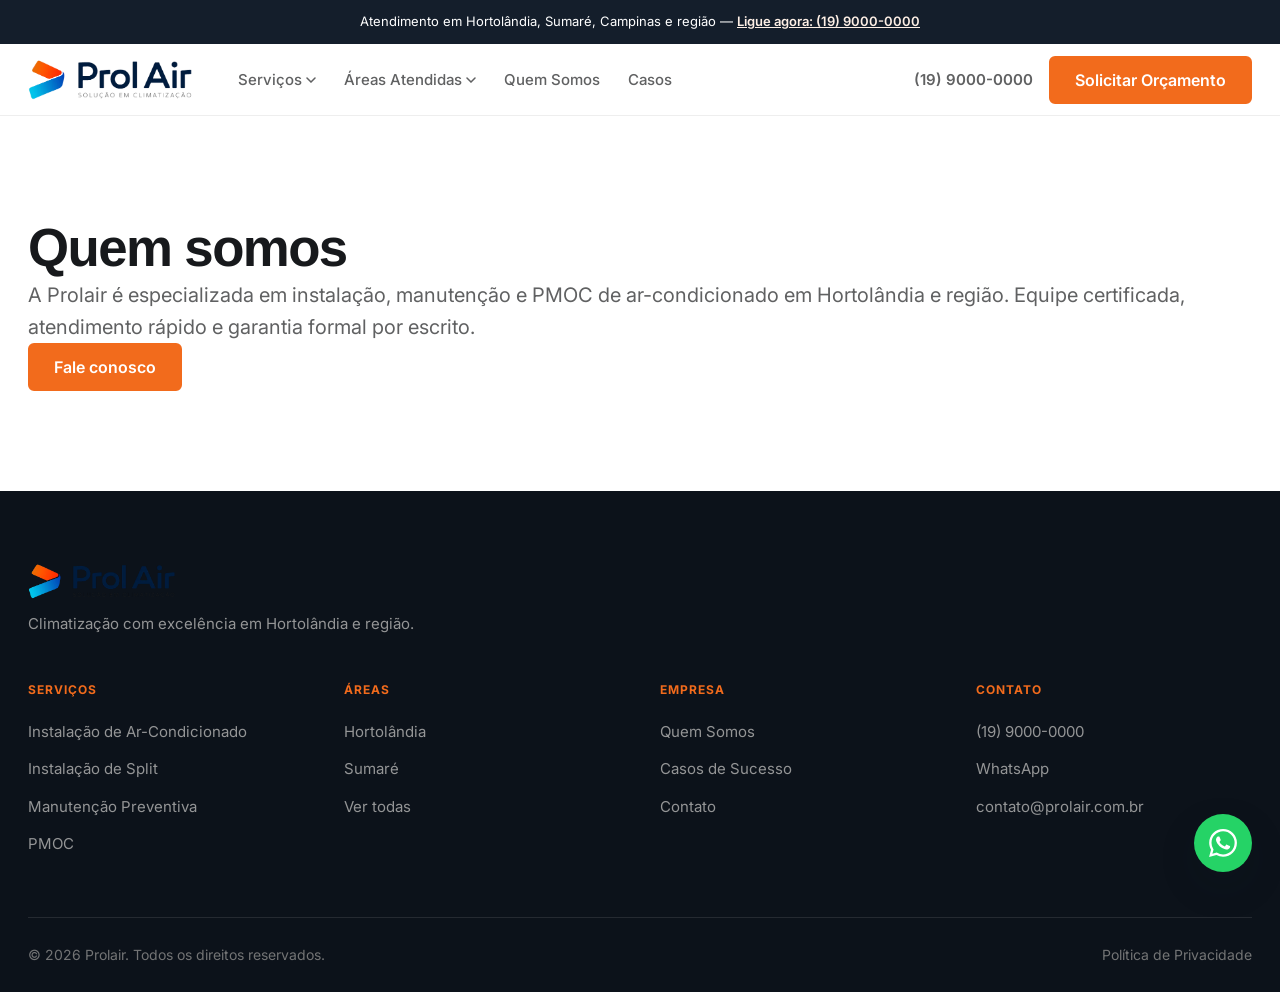
<file: institucional/quem-somos.html>
<!DOCTYPE html>
<html lang="pt-BR">
<head>
  <meta charset="UTF-8" />
  <meta http-equiv="x-ua-compatible" content="ie=edge" />
  <meta name="viewport" content="width=device-width, initial-scale=1, shrink-to-fit=no" />
  <meta name="description" content="Conheça a Prolair: especialistas em climatização em Hortolândia e região. Equipe certificada, atendimento rápido e garantia formal." />
  <meta name="robots" content="INDEX, FOLLOW" />
  <meta property="og:title" content="Quem Somos | Prolair" />
  <meta property="og:description" content="Especialistas em instalação e manutenção de ar-condicionado em Hortolândia e região." />
  <meta property="og:locale" content="pt_BR" />
  <meta property="og:type" content="website" />
  <title>Quem Somos | Prolair</title>
  <link rel="canonical" href="https://prolair.com.br/institucional/quem-somos" />
  <link rel="preconnect" href="https://fonts.googleapis.com" />
  <link rel="preconnect" href="https://fonts.gstatic.com" crossorigin />
  <link href="https://fonts.googleapis.com/css2?family=Finlandica+Headline:wght@600&family=Inter:wght@400;500;600;700&display=swap" rel="stylesheet" />
  <link rel="stylesheet" href="/assets/css/style.css" />
</head>
<body>

<!-- ===================== HEADER ===================== -->
<div class="header-container">

  <!-- Announcement Bar -->
  <div class="announcement-bar">
    <div class="container-inner">
      <p>Atendimento em Hortolândia, Sumaré, Campinas e região — <a href="tel:+551900000000" class="announcement-link">Ligue agora: (19) 9000-0000</a></p>
    </div>
  </div>

  <!-- Nav -->
  <header class="website-header" id="header">
    <div class="website-header--inner">

      <a href="/" class="header-logo" aria-label="Prolair">
        <img src="/assets/img/logo-prolair.webp" alt="Prolair" width="166" height="40" />
      </a>

      <nav class="main-nav" aria-label="Menu principal">
        <ul class="nav-list">
          <li class="nav-item has-submenu">
            <a href="/servicos/" class="nav-link">Serviços <svg class="nav-caret" viewBox="0 0 10 6" width="10" height="6"><path d="M1 1l4 4 4-4" stroke="currentColor" stroke-width="1.5" fill="none" stroke-linecap="round"/></svg></a>
            <ul class="submenu">
              <li><a href="/servicos/instalacao.html">Instalação de Ar-Condicionado</a></li>
              <li><a href="/servicos/instalacao-split.html">Instalação de Split</a></li>
              <li><a href="/servicos/manutencao.html">Manutenção Preventiva</a></li>
              <li><a href="/servicos/pmoc.html">PMOC</a></li>
            </ul>
          </li>
          <li class="nav-item has-submenu">
            <a href="/areas/" class="nav-link">Áreas Atendidas <svg class="nav-caret" viewBox="0 0 10 6" width="10" height="6"><path d="M1 1l4 4 4-4" stroke="currentColor" stroke-width="1.5" fill="none" stroke-linecap="round"/></svg></a>
            <ul class="submenu">
              <li><a href="/areas/hortolandia.html">Hortolândia</a></li>
              <li><a href="/areas/sumare.html">Sumaré</a></li>
            </ul>
          </li>
          <li class="nav-item"><a href="/institucional/quem-somos.html" class="nav-link">Quem Somos</a></li>
          <li class="nav-item"><a href="/institucional/casos.html" class="nav-link">Casos</a></li>
        </ul>
      </nav>

      <div class="header-actions">
        <a href="tel:+551900000000" class="header-phone">(19) 9000-0000</a>
        <a href="/institucional/contato.html" class="btn btn-primary">Solicitar Orçamento</a>
      </div>

      <button class="mobile-menu-toggle" aria-label="Abrir menu" aria-expanded="false">
        <span></span><span></span><span></span>
      </button>
    </div>

    <div class="mobile-nav" id="mobile-nav" aria-hidden="true">
      <ul class="mobile-nav-list">
        <li><a href="/servicos/">Serviços</a></li>
        <li><a href="/servicos/instalacao.html">→ Instalação</a></li>
        <li><a href="/servicos/instalacao-split.html">→ Instalação de Split</a></li>
        <li><a href="/servicos/manutencao.html">→ Manutenção</a></li>
        <li><a href="/servicos/pmoc.html">→ PMOC</a></li>
        <li><a href="/areas/">Áreas Atendidas</a></li>
        <li><a href="/areas/hortolandia.html">→ Hortolândia</a></li>
        <li><a href="/areas/sumare.html">→ Sumaré</a></li>
        <li><a href="/institucional/quem-somos.html">Quem Somos</a></li>
        <li><a href="/institucional/casos.html">Casos</a></li>
        <li><a href="/institucional/contato.html" class="btn btn-primary mobile-cta">Solicitar Orçamento</a></li>
      </ul>
    </div>
  </header>
</div>
<!-- ===================== /HEADER ===================== -->

<main class="main-container">
  <section class="section">
    <div class="container">
      <h1>Quem somos</h1>
      <p class="section-sub">A Prolair é especializada em instalação, manutenção e PMOC de ar-condicionado em Hortolândia e região. Equipe certificada, atendimento rápido e garantia formal por escrito.</p>
      <a href="/institucional/contato.html" class="btn btn-primary">Fale conosco</a>
    </div>
  </section>
</main>

<!-- ===================== FOOTER ===================== -->
<footer class="site-footer" id="footer">
  <div class="footer-inner">

    <div class="footer-logo">
      <a href="/" aria-label="Prolair">
        <img src="/assets/img/logo-prolair.webp" alt="Prolair" width="149" height="36" class="footer-logo-img" />
      </a>
      <p class="footer-tagline">Climatização com excelência em Hortolândia e região.</p>
    </div>

    <div class="footer-body">
      <div class="footer-col">
        <div class="footer-col-title">Serviços</div>
        <a href="/servicos/instalacao.html">Instalação de Ar-Condicionado</a>
        <a href="/servicos/instalacao-split.html">Instalação de Split</a>
        <a href="/servicos/manutencao.html">Manutenção Preventiva</a>
        <a href="/servicos/pmoc.html">PMOC</a>
      </div>
      <div class="footer-col">
        <div class="footer-col-title">Áreas</div>
        <a href="/areas/hortolandia.html">Hortolândia</a>
        <a href="/areas/sumare.html">Sumaré</a>
        <a href="/areas/">Ver todas</a>
      </div>
      <div class="footer-col">
        <div class="footer-col-title">Empresa</div>
        <a href="/institucional/quem-somos.html">Quem Somos</a>
        <a href="/institucional/casos.html">Casos de Sucesso</a>
        <a href="/institucional/contato.html">Contato</a>
      </div>
      <div class="footer-col">
        <div class="footer-col-title">Contato</div>
        <a href="tel:+551900000000">(19) 9000-0000</a>
        <a href="https://wa.me/551900000000" target="_blank" rel="noopener">WhatsApp</a>
        <a href="mailto:contato@prolair.com.br">contato@prolair.com.br</a>
      </div>
    </div>

  </div>
  <div class="footer-bottom">
    <div class="footer-inner">
      <p>&copy; <span id="year"></span> Prolair. Todos os direitos reservados.</p>
      <div class="footer-legal">
        <a href="/legal/privacidade.html">Política de Privacidade</a>
      </div>
    </div>
  </div>
</footer>
<!-- ===================== /FOOTER ===================== -->

<a class="whatsapp-float" href="https://wa.me/551900000000" target="_blank" rel="noopener" aria-label="Fale pelo WhatsApp">
  <svg viewBox="0 0 24 24" fill="currentColor" width="28" height="28"><path d="M17.472 14.382c-.297-.149-1.758-.867-2.03-.967-.273-.099-.471-.148-.67.15-.197.297-.767.966-.94 1.164-.173.199-.347.223-.644.075-.297-.15-1.255-.463-2.39-1.475-.883-.788-1.48-1.761-1.653-2.059-.173-.297-.018-.458.13-.606.134-.133.298-.347.446-.52.149-.174.198-.298.298-.497.099-.198.05-.371-.025-.52-.075-.149-.669-1.612-.916-2.207-.242-.579-.487-.5-.669-.51-.173-.008-.371-.01-.57-.01-.198 0-.52.074-.792.372-.272.297-1.04 1.016-1.04 2.479 0 1.462 1.065 2.875 1.213 3.074.149.198 2.096 3.2 5.077 4.487.709.306 1.262.489 1.694.625.712.227 1.36.195 1.871.118.571-.085 1.758-.719 2.006-1.413.248-.694.248-1.289.173-1.413-.074-.124-.272-.198-.57-.347m-5.421 7.403h-.004a9.87 9.87 0 01-5.031-1.378l-.361-.214-3.741.982.998-3.648-.235-.374a9.86 9.86 0 01-1.51-5.26c.001-5.45 4.436-9.884 9.888-9.884 2.64 0 5.122 1.03 6.988 2.898a9.825 9.825 0 012.893 6.994c-.003 5.45-4.437 9.884-9.885 9.884m8.413-18.297A11.815 11.815 0 0012.05 0C5.495 0 .16 5.335.157 11.892c0 2.096.547 4.142 1.588 5.945L.057 24l6.305-1.654a11.882 11.882 0 005.683 1.448h.005c6.554 0 11.89-5.335 11.893-11.893a11.821 11.821 0 00-3.48-8.413z"/></svg>
</a>

<script src="/assets/js/main.js"></script>
</body>
</html>
</file>
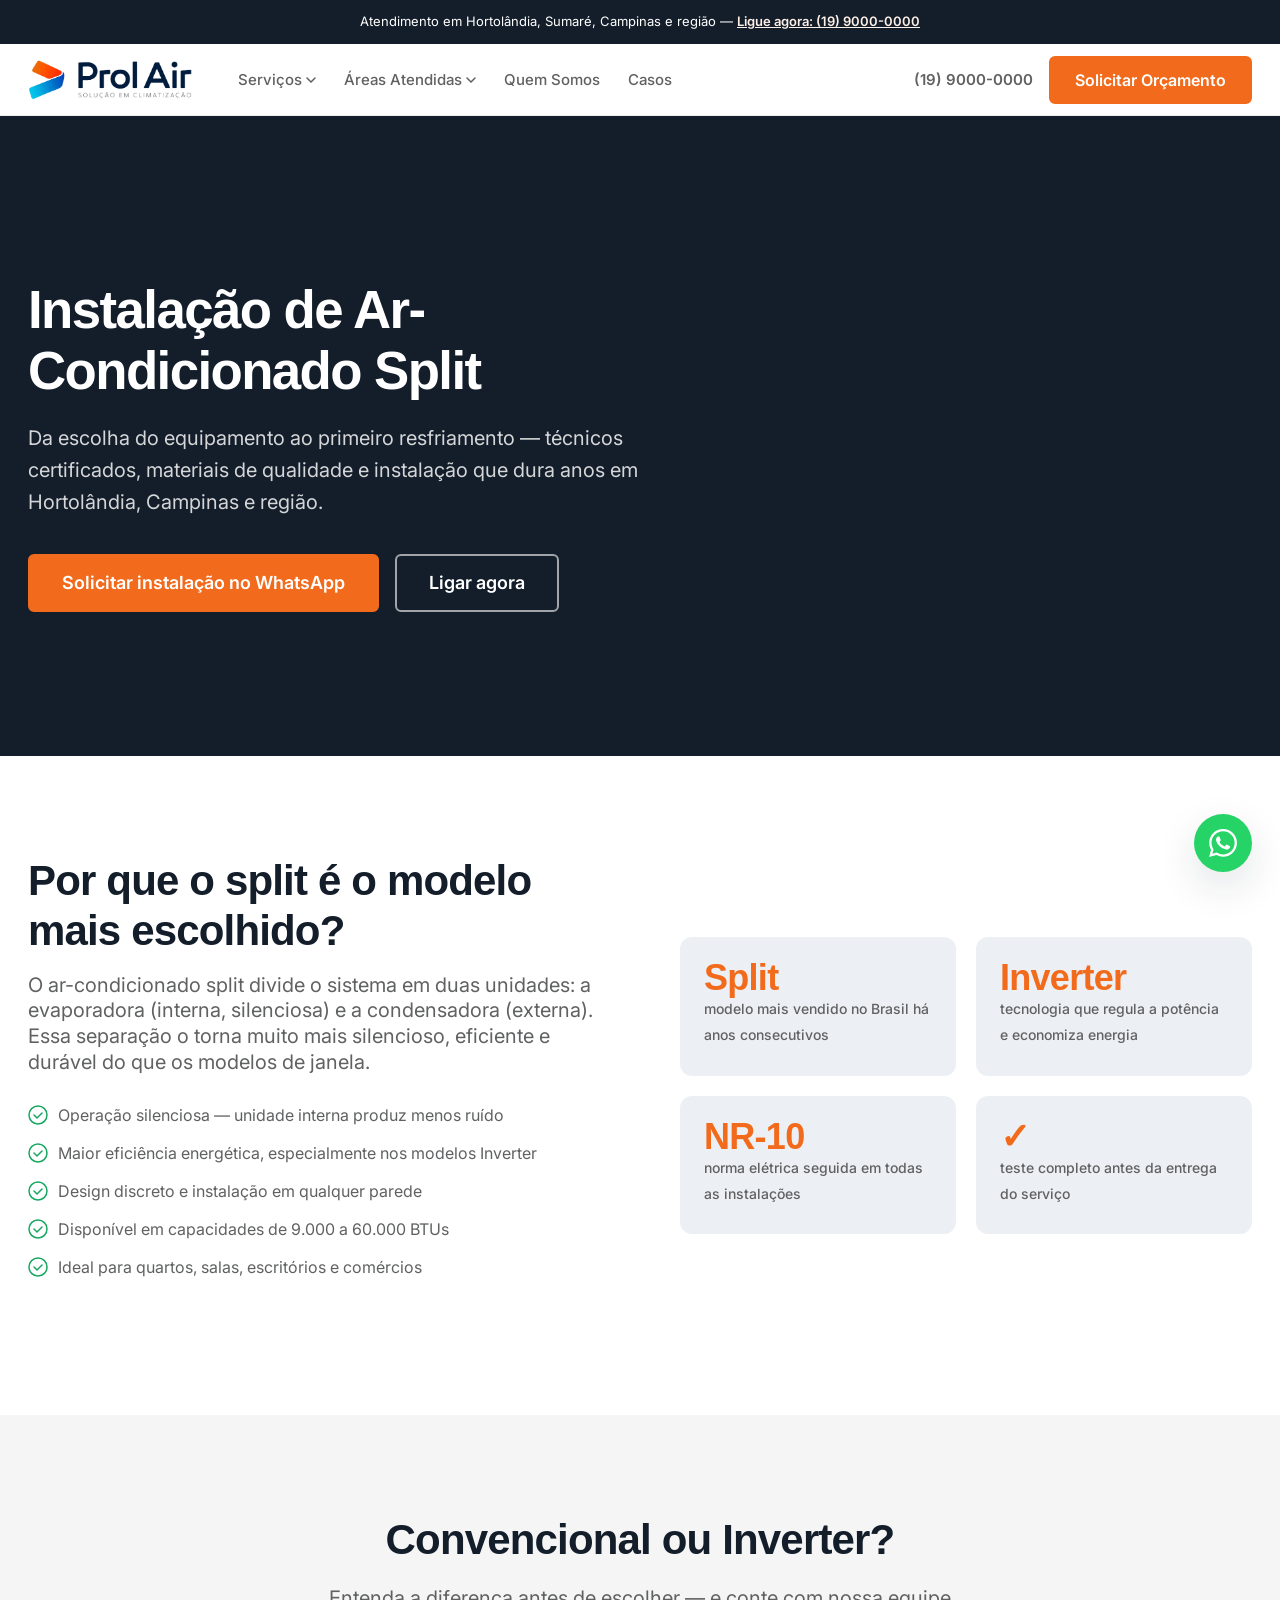
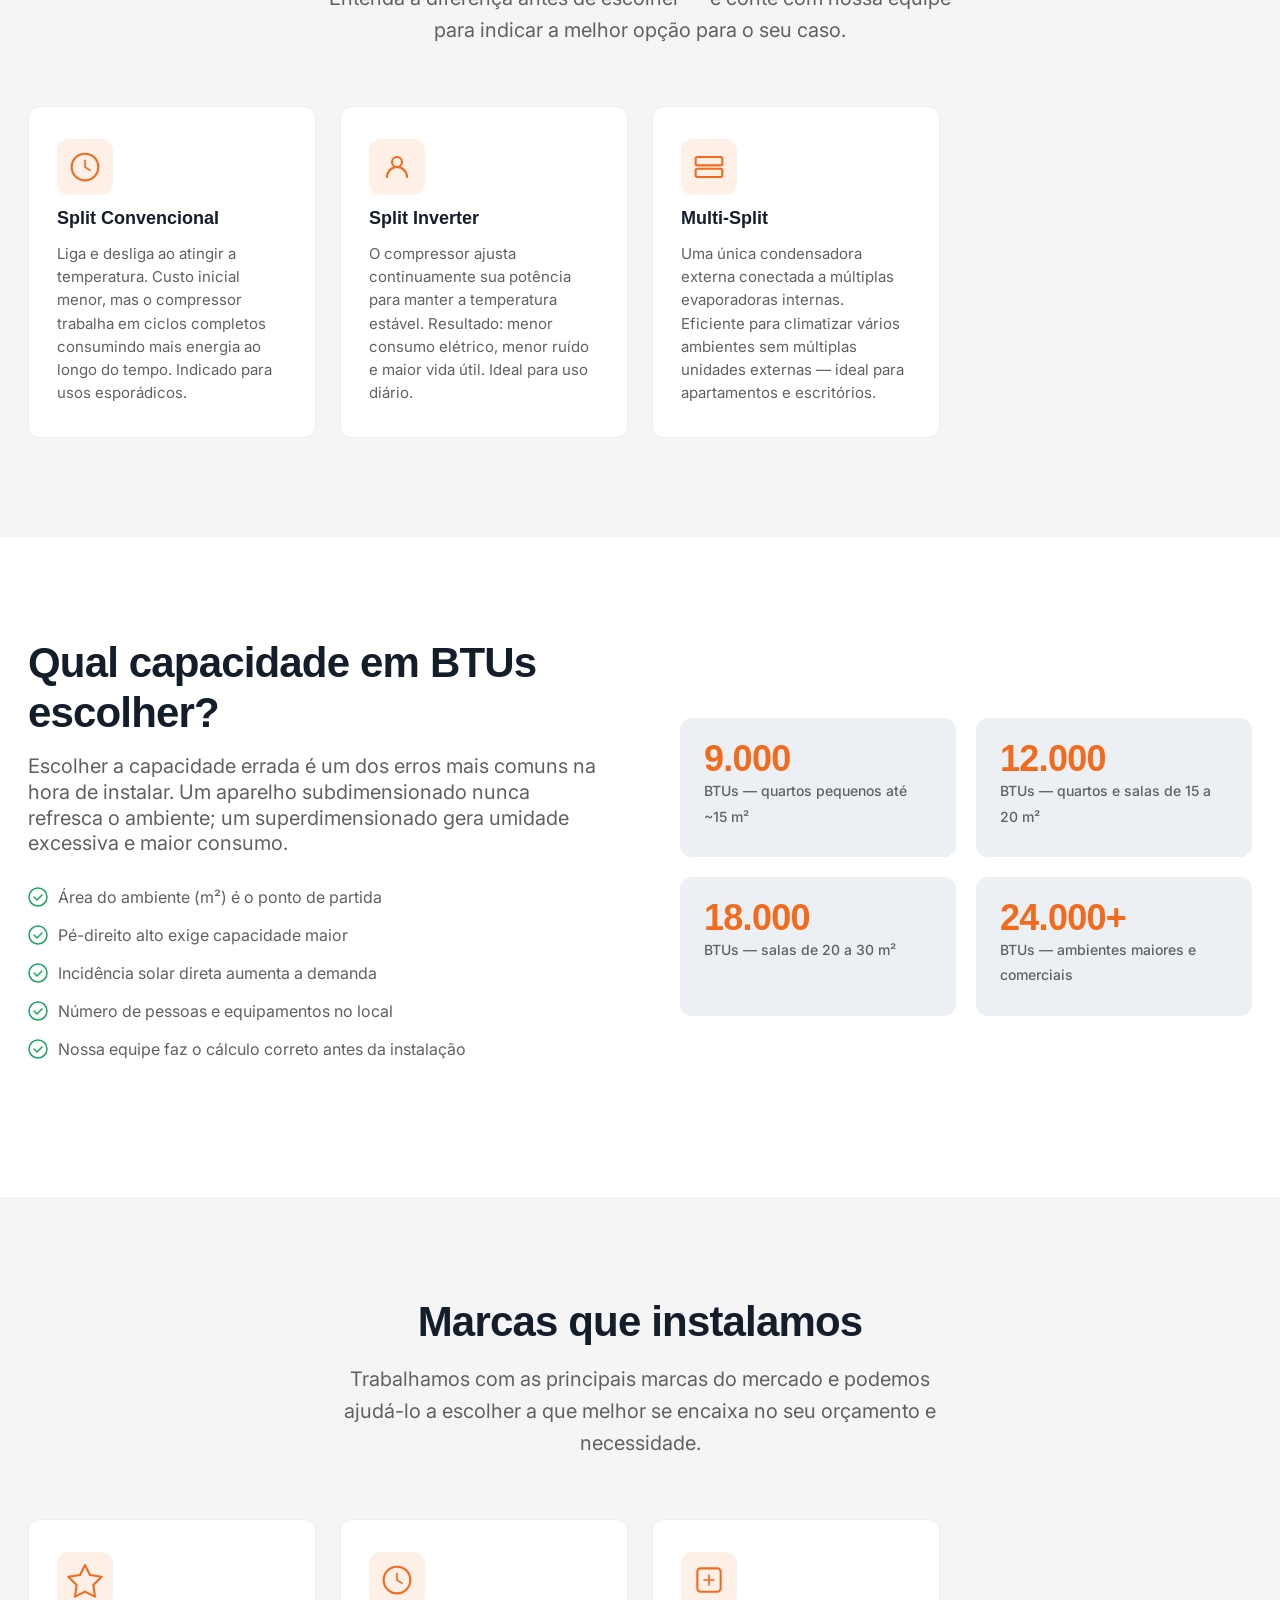
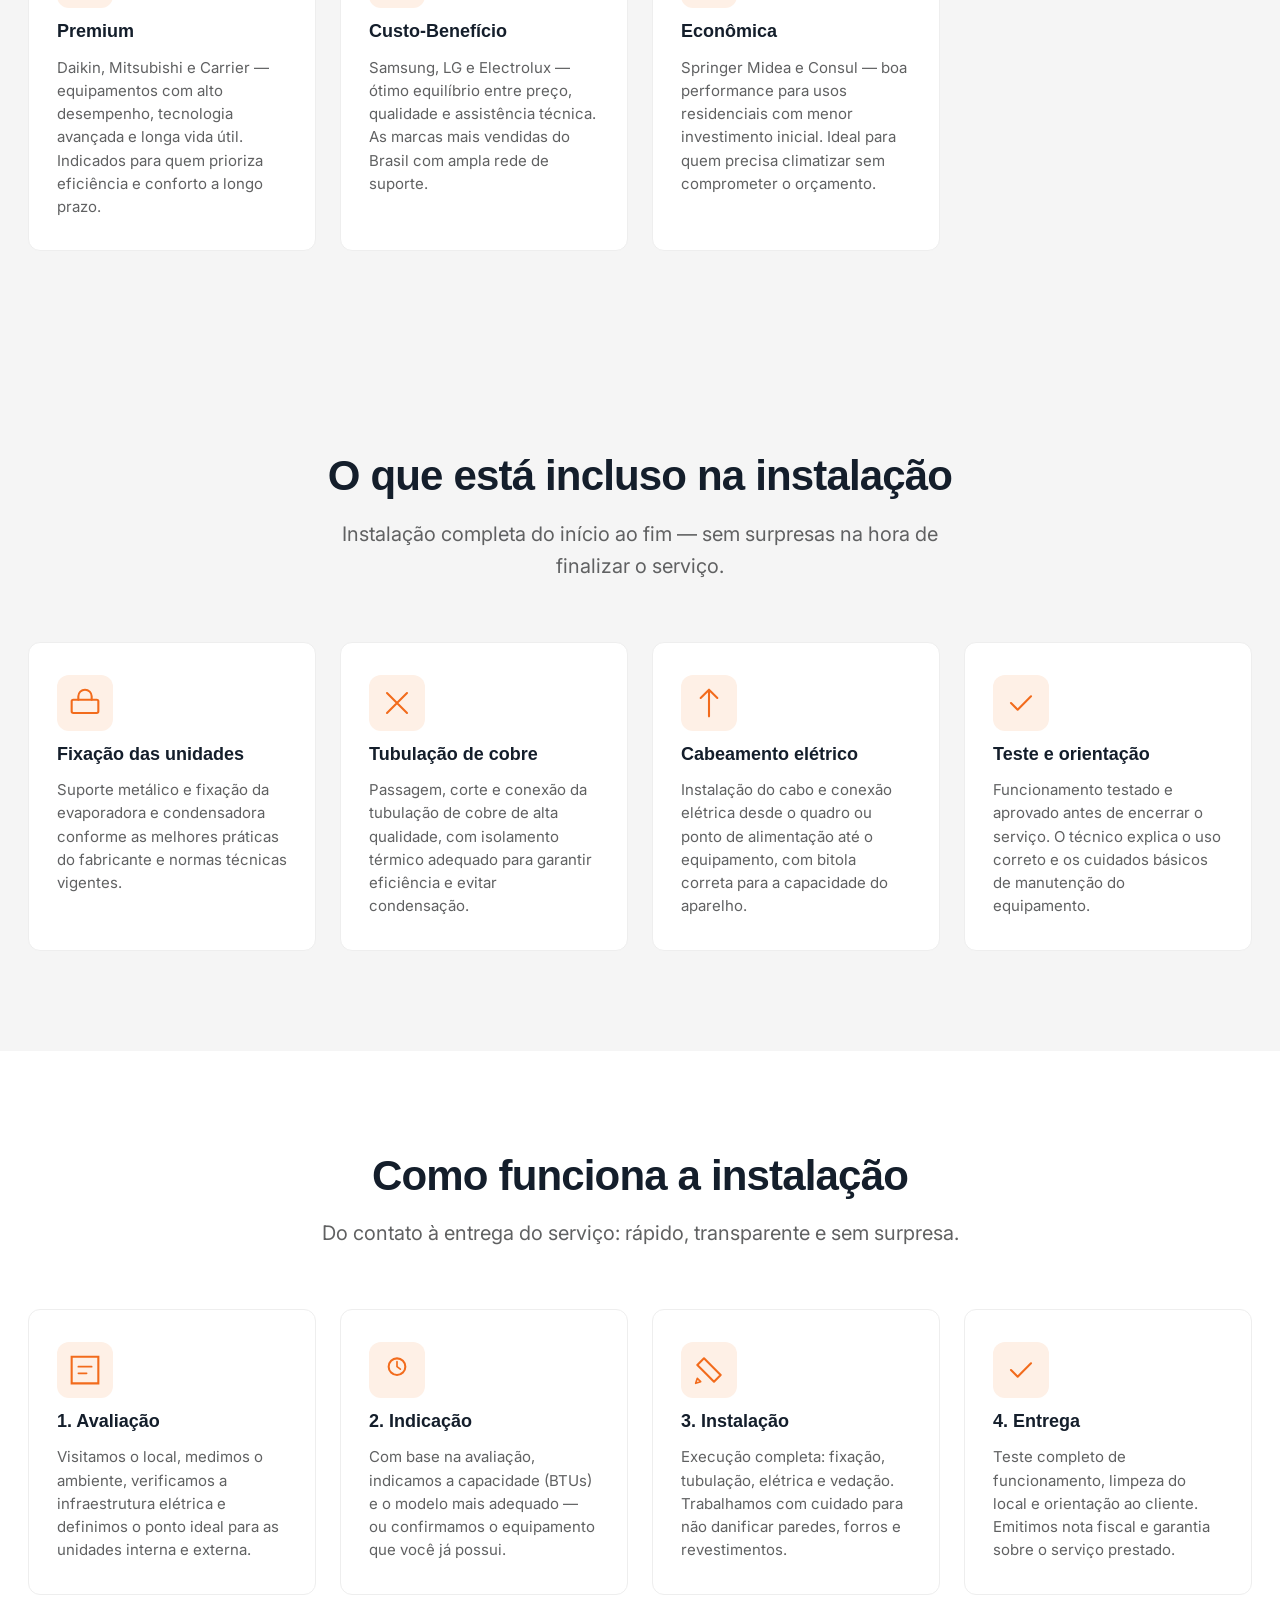
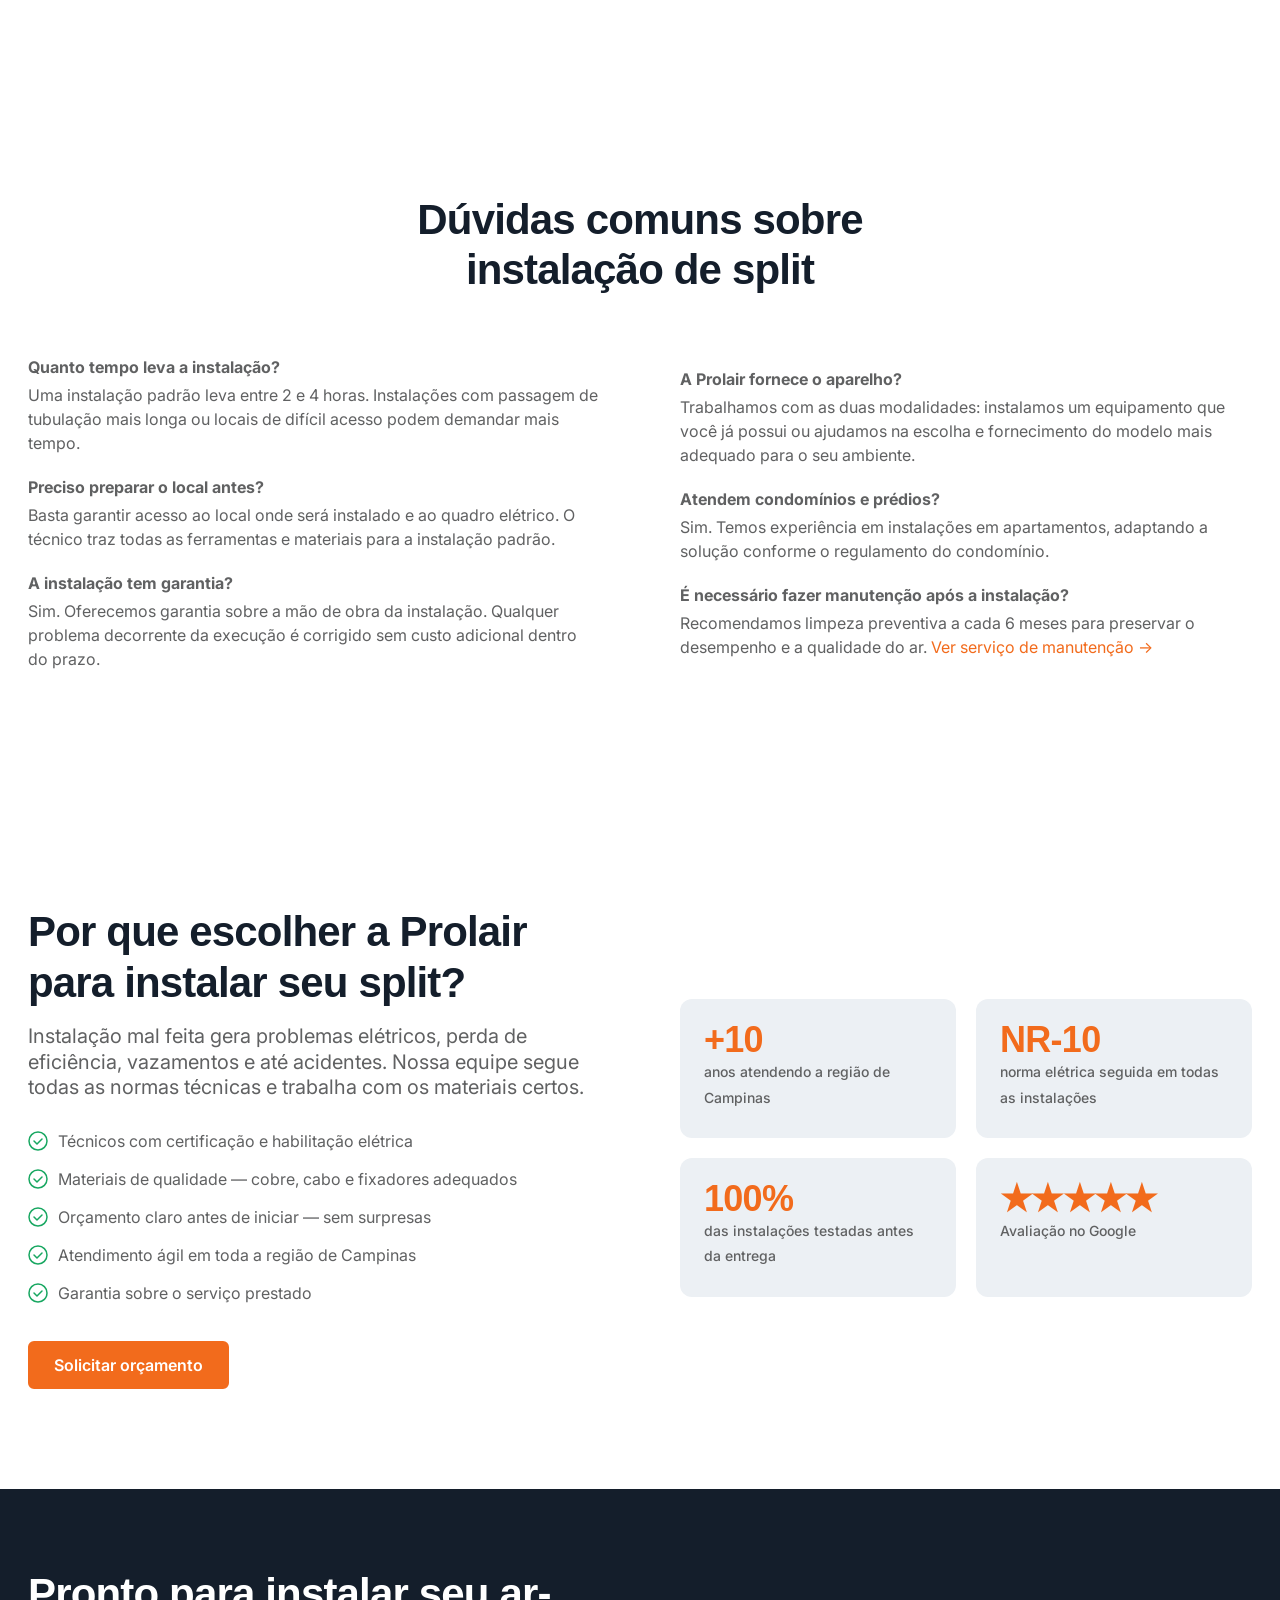
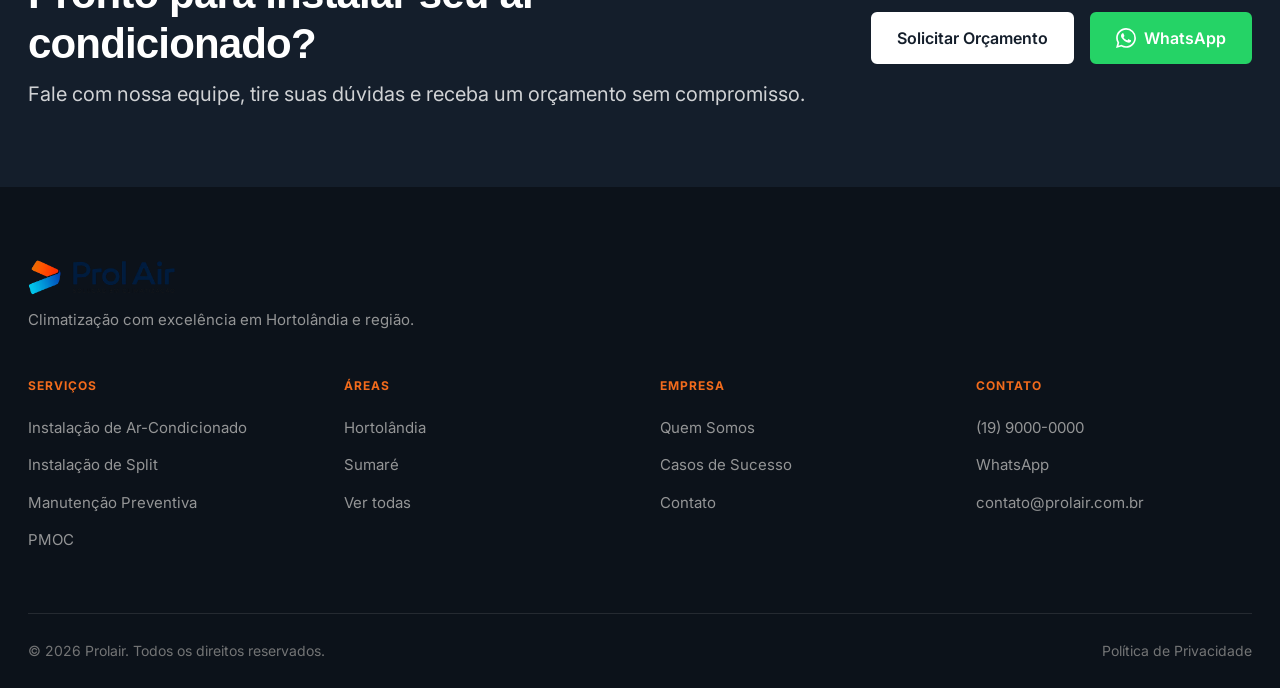
<file: servicos/instalacao-split.html>
<!DOCTYPE html>
<html lang="pt-BR">
<head>
  <style>body {transition: opacity ease-in 0.2s; } body[unresolved] {opacity: 0; display: block; overflow: hidden; position: relative; } </style>
  <meta charset="UTF-8">
  <meta http-equiv="x-ua-compatible" content="ie=edge">
  <meta name="viewport" content="width=device-width, initial-scale=1, shrink-to-fit=no">
  <meta name="description" content="Instalação profissional de ar-condicionado split em Hortolândia, Campinas e região. Técnicos certificados, materiais de qualidade e garantia no serviço.">
  <meta name="robots" content="index, follow">
  <meta property="og:title" content="Instalação de Ar-Condicionado Split | Prolair">
  <meta property="og:description" content="Instalação profissional de split com técnicos certificados. Atendemos Hortolândia, Campinas e região.">
  <meta property="og:locale" content="pt_BR">
  <meta property="og:type" content="website">
  <title>Instalação de Ar-Condicionado Split | Prolair – Hortolândia e Região</title>
  <link rel="canonical" href="https://prolair.com.br/servicos/instalacao-split">
  <link rel="preconnect" href="https://fonts.googleapis.com">
  <link rel="preconnect" href="https://fonts.gstatic.com" crossorigin>
  <link href="https://fonts.googleapis.com/css2?family=Finlandica+Headline:wght@600&family=Inter:wght@400;500;600;700&display=swap" rel="stylesheet">
  <link rel="stylesheet" href="/assets/css/style.css">
  <script type="application/ld+json">
  {
    "@context": "https://schema.org",
    "@type": "Service",
    "name": "Instalação de Ar-Condicionado Split",
    "description": "Instalação profissional de ar-condicionado split residencial e comercial com técnicos certificados.",
    "provider": { "@type": "LocalBusiness", "name": "Prolair Climatização", "telephone": "+551900000000", "url": "https://prolair.com.br" },
    "areaServed": ["Hortolândia", "Campinas", "Sumaré", "Monte Mor", "Nova Odessa", "Americana"],
    "serviceType": "Instalação de Ar-Condicionado Split",
    "mainEntity": {
      "@type": "FAQPage",
      "mainEntity": [
        { "@type": "Question", "name": "Quanto tempo leva a instalação de um split?", "acceptedAnswer": { "@type": "Answer", "text": "Uma instalação padrão de split residencial leva entre 2 e 4 horas. Instalações que exigem passagem de tubulação mais longa ou em locais de difícil acesso podem levar mais tempo." } },
        { "@type": "Question", "name": "O que está incluso na instalação?", "acceptedAnswer": { "@type": "Answer", "text": "Incluímos fixação da unidade interna e externa, passagem e conexão da tubulação de cobre, cabeamento elétrico e teste de funcionamento." } }
      ]
    }
  }
  </script>
</head>
<body>

<!-- HEADER -->
<div class="header-container">
  <div class="announcement-bar">
    <div class="container-inner">
      <p>Atendimento em Hortolândia, Sumaré, Campinas e região — <a href="tel:+551900000000" class="announcement-link">Ligue agora: (19) 9000-0000</a></p>
    </div>
  </div>
  <header class="website-header" id="header">
    <div class="website-header--inner">
      <a href="/" class="header-logo" aria-label="Prolair">
        <img src="/assets/img/logo-prolair.webp" alt="Prolair" width="166" height="40">
      </a>
      <nav class="main-nav" aria-label="Menu principal">
        <ul class="nav-list">
          <li class="nav-item has-submenu">
            <a href="/servicos/" class="nav-link">Serviços <svg class="nav-caret" viewBox="0 0 10 6" width="10" height="6"><path d="M1 1l4 4 4-4" stroke="currentColor" stroke-width="1.5" fill="none" stroke-linecap="round"/></svg></a>
            <ul class="submenu">
              <li><a href="/servicos/instalacao.html">Instalação de Ar-Condicionado</a></li>
              <li><a href="/servicos/instalacao-split.html">Instalação de Split</a></li>
              <li><a href="/servicos/manutencao.html">Manutenção Preventiva</a></li>
              <li><a href="/servicos/pmoc.html">PMOC</a></li>
            </ul>
          </li>
          <li class="nav-item has-submenu">
            <a href="/areas/" class="nav-link">Áreas Atendidas <svg class="nav-caret" viewBox="0 0 10 6" width="10" height="6"><path d="M1 1l4 4 4-4" stroke="currentColor" stroke-width="1.5" fill="none" stroke-linecap="round"/></svg></a>
            <ul class="submenu">
              <li><a href="/areas/hortolandia.html">Hortolândia</a></li>
              <li><a href="/areas/sumare.html">Sumaré</a></li>
            </ul>
          </li>
          <li class="nav-item"><a href="/institucional/quem-somos.html" class="nav-link">Quem Somos</a></li>
          <li class="nav-item"><a href="/institucional/casos.html" class="nav-link">Casos</a></li>
        </ul>
      </nav>
      <div class="header-actions">
        <a href="tel:+551900000000" class="header-phone">(19) 9000-0000</a>
        <a href="/institucional/contato.html" class="btn btn-primary">Solicitar Orçamento</a>
      </div>
      <button class="mobile-menu-toggle" aria-label="Abrir menu" aria-expanded="false">
        <span></span><span></span><span></span>
      </button>
    </div>
    <div class="mobile-nav" id="mobile-nav" aria-hidden="true">
      <ul class="mobile-nav-list">
        <li><a href="/servicos/">Serviços</a></li>
        <li><a href="/servicos/instalacao.html">→ Instalação</a></li>
        <li><a href="/servicos/instalacao-split.html">→ Instalação de Split</a></li>
        <li><a href="/servicos/manutencao.html">→ Manutenção</a></li>
        <li><a href="/servicos/pmoc.html">→ PMOC</a></li>
        <li><a href="/areas/">Áreas Atendidas</a></li>
        <li><a href="/areas/hortolandia.html">→ Hortolândia</a></li>
        <li><a href="/areas/sumare.html">→ Sumaré</a></li>
        <li><a href="/institucional/quem-somos.html">Quem Somos</a></li>
        <li><a href="/institucional/casos.html">Casos</a></li>
        <li><a href="/institucional/contato.html" class="btn btn-primary mobile-cta">Solicitar Orçamento</a></li>
      </ul>
    </div>
  </header>
</div>

<main class="main-container">

  <!-- HERO -->
  <section class="hero-section" id="hero">
    <div class="hero-bg">
      <div class="hero-gradient"></div>
    </div>
    <div class="hero-inner">
      <div class="hero-content">
        <h1 class="hero-h1">Instalação de Ar-Condicionado Split</h1>
        <p class="hero-sub">Da escolha do equipamento ao primeiro resfriamento — técnicos certificados, materiais de qualidade e instalação que dura anos em Hortolândia, Campinas e região.</p>
        <div class="hero-cta">
          <a href="https://wa.me/551900000000?text=Quero%20orçamento%20para%20instalação%20de%20split" class="btn btn-primary btn-lg">Solicitar instalação no WhatsApp</a>
          <a href="tel:+551900000000" class="btn btn-ghost btn-lg">Ligar agora</a>
        </div>
      </div>
    </div>
  </section>

  <!-- POR QUE SPLIT -->
  <section class="section trust-section" id="sobre-split">
    <div class="container">
      <div class="trust-grid">
        <div class="trust-content">
          <h2>Por que o split é o modelo mais escolhido?</h2>
          <p class="trust-lead">O ar-condicionado split divide o sistema em duas unidades: a evaporadora (interna, silenciosa) e a condensadora (externa). Essa separação o torna muito mais silencioso, eficiente e durável do que os modelos de janela.</p>
          <ul class="trust-list">
            <li>
              <svg class="check-icon" viewBox="0 0 20 20" fill="none" width="20" height="20"><circle cx="10" cy="10" r="9" stroke="currentColor" stroke-width="1.5"/><path d="M6 10l3 3 5-5" stroke="currentColor" stroke-width="1.5" stroke-linecap="round" stroke-linejoin="round"/></svg>
              Operação silenciosa — unidade interna produz menos ruído
            </li>
            <li>
              <svg class="check-icon" viewBox="0 0 20 20" fill="none" width="20" height="20"><circle cx="10" cy="10" r="9" stroke="currentColor" stroke-width="1.5"/><path d="M6 10l3 3 5-5" stroke="currentColor" stroke-width="1.5" stroke-linecap="round" stroke-linejoin="round"/></svg>
              Maior eficiência energética, especialmente nos modelos Inverter
            </li>
            <li>
              <svg class="check-icon" viewBox="0 0 20 20" fill="none" width="20" height="20"><circle cx="10" cy="10" r="9" stroke="currentColor" stroke-width="1.5"/><path d="M6 10l3 3 5-5" stroke="currentColor" stroke-width="1.5" stroke-linecap="round" stroke-linejoin="round"/></svg>
              Design discreto e instalação em qualquer parede
            </li>
            <li>
              <svg class="check-icon" viewBox="0 0 20 20" fill="none" width="20" height="20"><circle cx="10" cy="10" r="9" stroke="currentColor" stroke-width="1.5"/><path d="M6 10l3 3 5-5" stroke="currentColor" stroke-width="1.5" stroke-linecap="round" stroke-linejoin="round"/></svg>
              Disponível em capacidades de 9.000 a 60.000 BTUs
            </li>
            <li>
              <svg class="check-icon" viewBox="0 0 20 20" fill="none" width="20" height="20"><circle cx="10" cy="10" r="9" stroke="currentColor" stroke-width="1.5"/><path d="M6 10l3 3 5-5" stroke="currentColor" stroke-width="1.5" stroke-linecap="round" stroke-linejoin="round"/></svg>
              Ideal para quartos, salas, escritórios e comércios
            </li>
          </ul>
        </div>
        <div class="trust-stats">
          <div class="stat-card">
            <span class="stat-number">Split</span>
            <span class="stat-label">modelo mais vendido no Brasil há anos consecutivos</span>
          </div>
          <div class="stat-card">
            <span class="stat-number">Inverter</span>
            <span class="stat-label">tecnologia que regula a potência e economiza energia</span>
          </div>
          <div class="stat-card">
            <span class="stat-number">NR-10</span>
            <span class="stat-label">norma elétrica seguida em todas as instalações</span>
          </div>
          <div class="stat-card">
            <span class="stat-number">✓</span>
            <span class="stat-label">teste completo antes da entrega do serviço</span>
          </div>
        </div>
      </div>
    </div>
  </section>

  <!-- CONVENCIONAL VS INVERTER -->
  <section class="section services-section" id="tipos">
    <div class="container">
      <div class="section-header">
        <h2>Convencional ou Inverter?</h2>
        <p class="section-sub">Entenda a diferença antes de escolher — e conte com nossa equipe para indicar a melhor opção para o seu caso.</p>
      </div>
      <div class="services-grid">

        <div class="service-card">
          <div class="service-icon">
            <svg viewBox="0 0 48 48" fill="none" width="40" height="40"><circle cx="24" cy="24" r="16" stroke="currentColor" stroke-width="2.5"/><path d="M24 16v8l6 4" stroke="currentColor" stroke-width="2" stroke-linecap="round"/></svg>
          </div>
          <h3>Split Convencional</h3>
          <p>Liga e desliga ao atingir a temperatura. Custo inicial menor, mas o compressor trabalha em ciclos completos consumindo mais energia ao longo do tempo. Indicado para usos esporádicos.</p>
        </div>

        <div class="service-card">
          <div class="service-icon">
            <svg viewBox="0 0 48 48" fill="none" width="40" height="40"><path d="M12 36c0-6.627 5.373-12 12-12s12 5.373 12 12" stroke="currentColor" stroke-width="2.5" stroke-linecap="round"/><circle cx="24" cy="18" r="6" stroke="currentColor" stroke-width="2.5"/></svg>
          </div>
          <h3>Split Inverter</h3>
          <p>O compressor ajusta continuamente sua potência para manter a temperatura estável. Resultado: menor consumo elétrico, menor ruído e maior vida útil. Ideal para uso diário.</p>
        </div>

        <div class="service-card">
          <div class="service-icon">
            <svg viewBox="0 0 48 48" fill="none" width="40" height="40"><rect x="8" y="12" width="32" height="10" rx="2" stroke="currentColor" stroke-width="2.5"/><rect x="8" y="26" width="32" height="10" rx="2" stroke="currentColor" stroke-width="2.5"/></svg>
          </div>
          <h3>Multi-Split</h3>
          <p>Uma única condensadora externa conectada a múltiplas evaporadoras internas. Eficiente para climatizar vários ambientes sem múltiplas unidades externas — ideal para apartamentos e escritórios.</p>
        </div>

      </div>
    </div>
  </section>

  <!-- GUIA DE BTUs -->
  <section class="section trust-section" id="btus">
    <div class="container">
      <div class="trust-grid">
        <div class="trust-content">
          <h2>Qual capacidade em BTUs escolher?</h2>
          <p class="trust-lead">Escolher a capacidade errada é um dos erros mais comuns na hora de instalar. Um aparelho subdimensionado nunca refresca o ambiente; um superdimensionado gera umidade excessiva e maior consumo.</p>
          <ul class="trust-list">
            <li>
              <svg class="check-icon" viewBox="0 0 20 20" fill="none" width="20" height="20"><circle cx="10" cy="10" r="9" stroke="currentColor" stroke-width="1.5"/><path d="M6 10l3 3 5-5" stroke="currentColor" stroke-width="1.5" stroke-linecap="round" stroke-linejoin="round"/></svg>
              Área do ambiente (m²) é o ponto de partida
            </li>
            <li>
              <svg class="check-icon" viewBox="0 0 20 20" fill="none" width="20" height="20"><circle cx="10" cy="10" r="9" stroke="currentColor" stroke-width="1.5"/><path d="M6 10l3 3 5-5" stroke="currentColor" stroke-width="1.5" stroke-linecap="round" stroke-linejoin="round"/></svg>
              Pé-direito alto exige capacidade maior
            </li>
            <li>
              <svg class="check-icon" viewBox="0 0 20 20" fill="none" width="20" height="20"><circle cx="10" cy="10" r="9" stroke="currentColor" stroke-width="1.5"/><path d="M6 10l3 3 5-5" stroke="currentColor" stroke-width="1.5" stroke-linecap="round" stroke-linejoin="round"/></svg>
              Incidência solar direta aumenta a demanda
            </li>
            <li>
              <svg class="check-icon" viewBox="0 0 20 20" fill="none" width="20" height="20"><circle cx="10" cy="10" r="9" stroke="currentColor" stroke-width="1.5"/><path d="M6 10l3 3 5-5" stroke="currentColor" stroke-width="1.5" stroke-linecap="round" stroke-linejoin="round"/></svg>
              Número de pessoas e equipamentos no local
            </li>
            <li>
              <svg class="check-icon" viewBox="0 0 20 20" fill="none" width="20" height="20"><circle cx="10" cy="10" r="9" stroke="currentColor" stroke-width="1.5"/><path d="M6 10l3 3 5-5" stroke="currentColor" stroke-width="1.5" stroke-linecap="round" stroke-linejoin="round"/></svg>
              Nossa equipe faz o cálculo correto antes da instalação
            </li>
          </ul>
        </div>
        <div class="trust-stats">
          <div class="stat-card">
            <span class="stat-number">9.000</span>
            <span class="stat-label">BTUs — quartos pequenos até ~15 m²</span>
          </div>
          <div class="stat-card">
            <span class="stat-number">12.000</span>
            <span class="stat-label">BTUs — quartos e salas de 15 a 20 m²</span>
          </div>
          <div class="stat-card">
            <span class="stat-number">18.000</span>
            <span class="stat-label">BTUs — salas de 20 a 30 m²</span>
          </div>
          <div class="stat-card">
            <span class="stat-number">24.000+</span>
            <span class="stat-label">BTUs — ambientes maiores e comerciais</span>
          </div>
        </div>
      </div>
    </div>
  </section>

  <!-- MARCAS -->
  <section class="section services-section" id="marcas">
    <div class="container">
      <div class="section-header">
        <h2>Marcas que instalamos</h2>
        <p class="section-sub">Trabalhamos com as principais marcas do mercado e podemos ajudá-lo a escolher a que melhor se encaixa no seu orçamento e necessidade.</p>
      </div>
      <div class="services-grid">

        <div class="service-card">
          <div class="service-icon">
            <svg viewBox="0 0 48 48" fill="none" width="40" height="40"><polygon points="24,6 30,18 44,20 34,30 36,44 24,38 12,44 14,30 4,20 18,18" stroke="currentColor" stroke-width="2.5" stroke-linejoin="round"/></svg>
          </div>
          <h3>Premium</h3>
          <p>Daikin, Mitsubishi e Carrier — equipamentos com alto desempenho, tecnologia avançada e longa vida útil. Indicados para quem prioriza eficiência e conforto a longo prazo.</p>
        </div>

        <div class="service-card">
          <div class="service-icon">
            <svg viewBox="0 0 48 48" fill="none" width="40" height="40"><circle cx="24" cy="24" r="16" stroke="currentColor" stroke-width="2.5"/><path d="M24 16v8l6 4" stroke="currentColor" stroke-width="2" stroke-linecap="round"/></svg>
          </div>
          <h3>Custo-Benefício</h3>
          <p>Samsung, LG e Electrolux — ótimo equilíbrio entre preço, qualidade e assistência técnica. As marcas mais vendidas do Brasil com ampla rede de suporte.</p>
        </div>

        <div class="service-card">
          <div class="service-icon">
            <svg viewBox="0 0 48 48" fill="none" width="40" height="40"><rect x="10" y="10" width="28" height="28" rx="4" stroke="currentColor" stroke-width="2.5"/><path d="M18 24h12M24 18v12" stroke="currentColor" stroke-width="2" stroke-linecap="round"/></svg>
          </div>
          <h3>Econômica</h3>
          <p>Springer Midea e Consul — boa performance para usos residenciais com menor investimento inicial. Ideal para quem precisa climatizar sem comprometer o orçamento.</p>
        </div>

      </div>
    </div>
  </section>

  <!-- O QUE INCLUI -->
  <section class="section services-section" id="incluso">
    <div class="container">
      <div class="section-header">
        <h2>O que está incluso na instalação</h2>
        <p class="section-sub">Instalação completa do início ao fim — sem surpresas na hora de finalizar o serviço.</p>
      </div>
      <div class="services-grid">

        <div class="service-card">
          <div class="service-icon">
            <svg viewBox="0 0 48 48" fill="none" width="40" height="40"><rect x="8" y="20" width="32" height="16" rx="2" stroke="currentColor" stroke-width="2.5"/><path d="M16 20v-4a8 8 0 0116 0v4" stroke="currentColor" stroke-width="2.5" stroke-linecap="round"/></svg>
          </div>
          <h3>Fixação das unidades</h3>
          <p>Suporte metálico e fixação da evaporadora e condensadora conforme as melhores práticas do fabricante e normas técnicas vigentes.</p>
        </div>

        <div class="service-card">
          <div class="service-icon">
            <svg viewBox="0 0 48 48" fill="none" width="40" height="40"><path d="M12 36c6-6 18-18 24-24M12 12c6 6 18 18 24 24" stroke="currentColor" stroke-width="2.5" stroke-linecap="round"/></svg>
          </div>
          <h3>Tubulação de cobre</h3>
          <p>Passagem, corte e conexão da tubulação de cobre de alta qualidade, com isolamento térmico adequado para garantir eficiência e evitar condensação.</p>
        </div>

        <div class="service-card">
          <div class="service-icon">
            <svg viewBox="0 0 48 48" fill="none" width="40" height="40"><path d="M24 8v32M14 18l10-10 10 10" stroke="currentColor" stroke-width="2.5" stroke-linecap="round" stroke-linejoin="round"/></svg>
          </div>
          <h3>Cabeamento elétrico</h3>
          <p>Instalação do cabo e conexão elétrica desde o quadro ou ponto de alimentação até o equipamento, com bitola correta para a capacidade do aparelho.</p>
        </div>

        <div class="service-card">
          <div class="service-icon">
            <svg viewBox="0 0 48 48" fill="none" width="40" height="40"><path d="M12 24l8 8 16-16" stroke="currentColor" stroke-width="2.5" stroke-linecap="round" stroke-linejoin="round"/></svg>
          </div>
          <h3>Teste e orientação</h3>
          <p>Funcionamento testado e aprovado antes de encerrar o serviço. O técnico explica o uso correto e os cuidados básicos de manutenção do equipamento.</p>
        </div>

      </div>
    </div>
  </section>

  <!-- PROCESSO -->
  <section class="section trust-section" id="processo">
    <div class="container">
      <div class="section-header">
        <h2>Como funciona a instalação</h2>
        <p class="section-sub">Do contato à entrega do serviço: rápido, transparente e sem surpresa.</p>
      </div>
      <div class="services-grid">

        <div class="service-card">
          <div class="service-icon">
            <svg viewBox="0 0 48 48" fill="none" width="40" height="40"><path d="M8 8h32v32H8z" stroke="currentColor" stroke-width="2.5"/><path d="M16 20h16M16 28h10" stroke="currentColor" stroke-width="2" stroke-linecap="round"/></svg>
          </div>
          <h3>1. Avaliação</h3>
          <p>Visitamos o local, medimos o ambiente, verificamos a infraestrutura elétrica e definimos o ponto ideal para as unidades interna e externa.</p>
        </div>

        <div class="service-card">
          <div class="service-icon">
            <svg viewBox="0 0 48 48" fill="none" width="40" height="40"><circle cx="24" cy="20" r="10" stroke="currentColor" stroke-width="2.5"/><path d="M24 14v6l4 3" stroke="currentColor" stroke-width="2" stroke-linecap="round"/></svg>
          </div>
          <h3>2. Indicação</h3>
          <p>Com base na avaliação, indicamos a capacidade (BTUs) e o modelo mais adequado — ou confirmamos o equipamento que você já possui.</p>
        </div>

        <div class="service-card">
          <div class="service-icon">
            <svg viewBox="0 0 48 48" fill="none" width="40" height="40"><path d="M18 10l-8 8 20 20 8-8-20-20z" stroke="currentColor" stroke-width="2.5" stroke-linecap="round" stroke-linejoin="round"/><path d="M10 34l4 4-6 2 2-6z" stroke="currentColor" stroke-width="2" stroke-linecap="round" stroke-linejoin="round"/></svg>
          </div>
          <h3>3. Instalação</h3>
          <p>Execução completa: fixação, tubulação, elétrica e vedação. Trabalhamos com cuidado para não danificar paredes, forros e revestimentos.</p>
        </div>

        <div class="service-card">
          <div class="service-icon">
            <svg viewBox="0 0 48 48" fill="none" width="40" height="40"><path d="M12 24l8 8 16-16" stroke="currentColor" stroke-width="2.5" stroke-linecap="round" stroke-linejoin="round"/></svg>
          </div>
          <h3>4. Entrega</h3>
          <p>Teste completo de funcionamento, limpeza do local e orientação ao cliente. Emitimos nota fiscal e garantia sobre o serviço prestado.</p>
        </div>

      </div>
    </div>
  </section>

  <!-- FAQ -->
  <section class="section trust-section" id="faq">
    <div class="container">
      <div class="section-header">
        <h2>Dúvidas comuns sobre instalação de split</h2>
      </div>
      <div class="trust-grid">
        <div class="trust-content">
          <ul class="trust-list" style="gap: 20px">
            <li style="flex-direction:column; align-items:flex-start; gap:4px">
              <strong>Quanto tempo leva a instalação?</strong>
              <span>Uma instalação padrão leva entre 2 e 4 horas. Instalações com passagem de tubulação mais longa ou locais de difícil acesso podem demandar mais tempo.</span>
            </li>
            <li style="flex-direction:column; align-items:flex-start; gap:4px">
              <strong>Preciso preparar o local antes?</strong>
              <span>Basta garantir acesso ao local onde será instalado e ao quadro elétrico. O técnico traz todas as ferramentas e materiais para a instalação padrão.</span>
            </li>
            <li style="flex-direction:column; align-items:flex-start; gap:4px">
              <strong>A instalação tem garantia?</strong>
              <span>Sim. Oferecemos garantia sobre a mão de obra da instalação. Qualquer problema decorrente da execução é corrigido sem custo adicional dentro do prazo.</span>
            </li>
          </ul>
        </div>
        <div class="trust-content">
          <ul class="trust-list" style="gap: 20px">
            <li style="flex-direction:column; align-items:flex-start; gap:4px">
              <strong>A Prolair fornece o aparelho?</strong>
              <span>Trabalhamos com as duas modalidades: instalamos um equipamento que você já possui ou ajudamos na escolha e fornecimento do modelo mais adequado para o seu ambiente.</span>
            </li>
            <li style="flex-direction:column; align-items:flex-start; gap:4px">
              <strong>Atendem condomínios e prédios?</strong>
              <span>Sim. Temos experiência em instalações em apartamentos, adaptando a solução conforme o regulamento do condomínio.</span>
            </li>
            <li style="flex-direction:column; align-items:flex-start; gap:4px">
              <strong>É necessário fazer manutenção após a instalação?</strong>
              <span>Recomendamos limpeza preventiva a cada 6 meses para preservar o desempenho e a qualidade do ar. <a href="/servicos/manutencao.html" style="color:var(--orange)">Ver serviço de manutenção →</a></span>
            </li>
          </ul>
        </div>
      </div>
    </div>
  </section>

  <!-- POR QUE PROLAIR -->
  <section class="section trust-section" id="por-que-prolair">
    <div class="container">
      <div class="trust-grid">
        <div class="trust-content">
          <h2>Por que escolher a Prolair para instalar seu split?</h2>
          <p class="trust-lead">Instalação mal feita gera problemas elétricos, perda de eficiência, vazamentos e até acidentes. Nossa equipe segue todas as normas técnicas e trabalha com os materiais certos.</p>
          <ul class="trust-list">
            <li>
              <svg class="check-icon" viewBox="0 0 20 20" fill="none" width="20" height="20"><circle cx="10" cy="10" r="9" stroke="currentColor" stroke-width="1.5"/><path d="M6 10l3 3 5-5" stroke="currentColor" stroke-width="1.5" stroke-linecap="round" stroke-linejoin="round"/></svg>
              Técnicos com certificação e habilitação elétrica
            </li>
            <li>
              <svg class="check-icon" viewBox="0 0 20 20" fill="none" width="20" height="20"><circle cx="10" cy="10" r="9" stroke="currentColor" stroke-width="1.5"/><path d="M6 10l3 3 5-5" stroke="currentColor" stroke-width="1.5" stroke-linecap="round" stroke-linejoin="round"/></svg>
              Materiais de qualidade — cobre, cabo e fixadores adequados
            </li>
            <li>
              <svg class="check-icon" viewBox="0 0 20 20" fill="none" width="20" height="20"><circle cx="10" cy="10" r="9" stroke="currentColor" stroke-width="1.5"/><path d="M6 10l3 3 5-5" stroke="currentColor" stroke-width="1.5" stroke-linecap="round" stroke-linejoin="round"/></svg>
              Orçamento claro antes de iniciar — sem surpresas
            </li>
            <li>
              <svg class="check-icon" viewBox="0 0 20 20" fill="none" width="20" height="20"><circle cx="10" cy="10" r="9" stroke="currentColor" stroke-width="1.5"/><path d="M6 10l3 3 5-5" stroke="currentColor" stroke-width="1.5" stroke-linecap="round" stroke-linejoin="round"/></svg>
              Atendimento ágil em toda a região de Campinas
            </li>
            <li>
              <svg class="check-icon" viewBox="0 0 20 20" fill="none" width="20" height="20"><circle cx="10" cy="10" r="9" stroke="currentColor" stroke-width="1.5"/><path d="M6 10l3 3 5-5" stroke="currentColor" stroke-width="1.5" stroke-linecap="round" stroke-linejoin="round"/></svg>
              Garantia sobre o serviço prestado
            </li>
          </ul>
          <a href="https://wa.me/551900000000?text=Quero%20orçamento%20para%20instalação%20de%20split" class="btn btn-primary">Solicitar orçamento</a>
        </div>
        <div class="trust-stats">
          <div class="stat-card">
            <span class="stat-number">+10</span>
            <span class="stat-label">anos atendendo a região de Campinas</span>
          </div>
          <div class="stat-card">
            <span class="stat-number">NR-10</span>
            <span class="stat-label">norma elétrica seguida em todas as instalações</span>
          </div>
          <div class="stat-card">
            <span class="stat-number">100%</span>
            <span class="stat-label">das instalações testadas antes da entrega</span>
          </div>
          <div class="stat-card">
            <span class="stat-number">★★★★★</span>
            <span class="stat-label">Avaliação no Google</span>
          </div>
        </div>
      </div>
    </div>
  </section>

  <!-- CTA BAND -->
  <section class="section cta-band" id="cta">
    <div class="container">
      <div class="cta-band-inner">
        <div>
          <h2>Pronto para instalar seu ar-condicionado?</h2>
          <p>Fale com nossa equipe, tire suas dúvidas e receba um orçamento sem compromisso.</p>
        </div>
        <div class="cta-band-actions">
          <a href="/institucional/contato.html" class="btn btn-white">Solicitar Orçamento</a>
          <a href="https://wa.me/551900000000?text=Quero%20orçamento%20para%20instalação%20de%20split" target="_blank" rel="noopener" class="btn btn-whatsapp">
            <svg viewBox="0 0 24 24" fill="currentColor" width="20" height="20"><path d="M17.472 14.382c-.297-.149-1.758-.867-2.03-.967-.273-.099-.471-.148-.67.15-.197.297-.767.966-.94 1.164-.173.199-.347.223-.644.075-.297-.15-1.255-.463-2.39-1.475-.883-.788-1.48-1.761-1.653-2.059-.173-.297-.018-.458.13-.606.134-.133.298-.347.446-.52.149-.174.198-.298.298-.497.099-.198.05-.371-.025-.52-.075-.149-.669-1.612-.916-2.207-.242-.579-.487-.5-.669-.51-.173-.008-.371-.01-.57-.01-.198 0-.52.074-.792.372-.272.297-1.04 1.016-1.04 2.479 0 1.462 1.065 2.875 1.213 3.074.149.198 2.096 3.2 5.077 4.487.709.306 1.262.489 1.694.625.712.227 1.36.195 1.871.118.571-.085 1.758-.719 2.006-1.413.248-.694.248-1.289.173-1.413-.074-.124-.272-.198-.57-.347m-5.421 7.403h-.004a9.87 9.87 0 01-5.031-1.378l-.361-.214-3.741.982.998-3.648-.235-.374a9.86 9.86 0 01-1.51-5.26c.001-5.45 4.436-9.884 9.888-9.884 2.64 0 5.122 1.03 6.988 2.898a9.825 9.825 0 012.893 6.994c-.003 5.45-4.437 9.884-9.885 9.884m8.413-18.297A11.815 11.815 0 0012.05 0C5.495 0 .16 5.335.157 11.892c0 2.096.547 4.142 1.588 5.945L.057 24l6.305-1.654a11.882 11.882 0 005.683 1.448h.005c6.554 0 11.89-5.335 11.893-11.893a11.821 11.821 0 00-3.48-8.413z"/></svg>
            WhatsApp
          </a>
        </div>
      </div>
    </div>
  </section>

</main>

<!-- FOOTER -->
<footer class="site-footer" id="footer">
  <div class="footer-inner">
    <div class="footer-logo">
      <a href="/" aria-label="Prolair">
        <img src="/assets/img/logo-prolair.webp" alt="Prolair" width="149" height="36" class="footer-logo-img">
      </a>
      <p class="footer-tagline">Climatização com excelência em Hortolândia e região.</p>
    </div>
    <div class="footer-body">
      <div class="footer-col">
        <div class="footer-col-title">Serviços</div>
        <a href="/servicos/instalacao.html">Instalação de Ar-Condicionado</a>
        <a href="/servicos/instalacao-split.html">Instalação de Split</a>
        <a href="/servicos/manutencao.html">Manutenção Preventiva</a>
        <a href="/servicos/pmoc.html">PMOC</a>
      </div>
      <div class="footer-col">
        <div class="footer-col-title">Áreas</div>
        <a href="/areas/hortolandia.html">Hortolândia</a>
        <a href="/areas/sumare.html">Sumaré</a>
        <a href="/areas/">Ver todas</a>
      </div>
      <div class="footer-col">
        <div class="footer-col-title">Empresa</div>
        <a href="/institucional/quem-somos.html">Quem Somos</a>
        <a href="/institucional/casos.html">Casos de Sucesso</a>
        <a href="/institucional/contato.html">Contato</a>
      </div>
      <div class="footer-col">
        <div class="footer-col-title">Contato</div>
        <a href="tel:+551900000000">(19) 9000-0000</a>
        <a href="https://wa.me/551900000000" target="_blank" rel="noopener">WhatsApp</a>
        <a href="mailto:contato@prolair.com.br">contato@prolair.com.br</a>
      </div>
    </div>
  </div>
  <div class="footer-bottom">
    <div class="footer-inner">
      <p>&copy; <span id="year"></span> Prolair. Todos os direitos reservados.</p>
      <div class="footer-legal">
        <a href="/legal/privacidade.html">Política de Privacidade</a>
      </div>
    </div>
  </div>
</footer>

<a class="whatsapp-float" href="https://wa.me/551900000000" target="_blank" rel="noopener" aria-label="Fale pelo WhatsApp">
  <svg viewBox="0 0 24 24" fill="currentColor" width="28" height="28"><path d="M17.472 14.382c-.297-.149-1.758-.867-2.03-.967-.273-.099-.471-.148-.67.15-.197.297-.767.966-.94 1.164-.173.199-.347.223-.644.075-.297-.15-1.255-.463-2.39-1.475-.883-.788-1.48-1.761-1.653-2.059-.173-.297-.018-.458.13-.606.134-.133.298-.347.446-.52.149-.174.198-.298.298-.497.099-.198.05-.371-.025-.52-.075-.149-.669-1.612-.916-2.207-.242-.579-.487-.5-.669-.51-.173-.008-.371-.01-.57-.01-.198 0-.52.074-.792.372-.272.297-1.04 1.016-1.04 2.479 0 1.462 1.065 2.875 1.213 3.074.149.198 2.096 3.2 5.077 4.487.709.306 1.262.489 1.694.625.712.227 1.36.195 1.871.118.571-.085 1.758-.719 2.006-1.413.248-.694.248-1.289.173-1.413-.074-.124-.272-.198-.57-.347m-5.421 7.403h-.004a9.87 9.87 0 01-5.031-1.378l-.361-.214-3.741.982.998-3.648-.235-.374a9.86 9.86 0 01-1.51-5.26c.001-5.45 4.436-9.884 9.888-9.884 2.64 0 5.122 1.03 6.988 2.898a9.825 9.825 0 012.893 6.994c-.003 5.45-4.437 9.884-9.885 9.884m8.413-18.297A11.815 11.815 0 0012.05 0C5.495 0 .16 5.335.157 11.892c0 2.096.547 4.142 1.588 5.945L.057 24l6.305-1.654a11.882 11.882 0 005.683 1.448h.005c6.554 0 11.89-5.335 11.893-11.893a11.821 11.821 0 00-3.48-8.413z"/></svg>
</a>

<script src="/assets/js/main.js"></script>
</body>
</html>
</file>
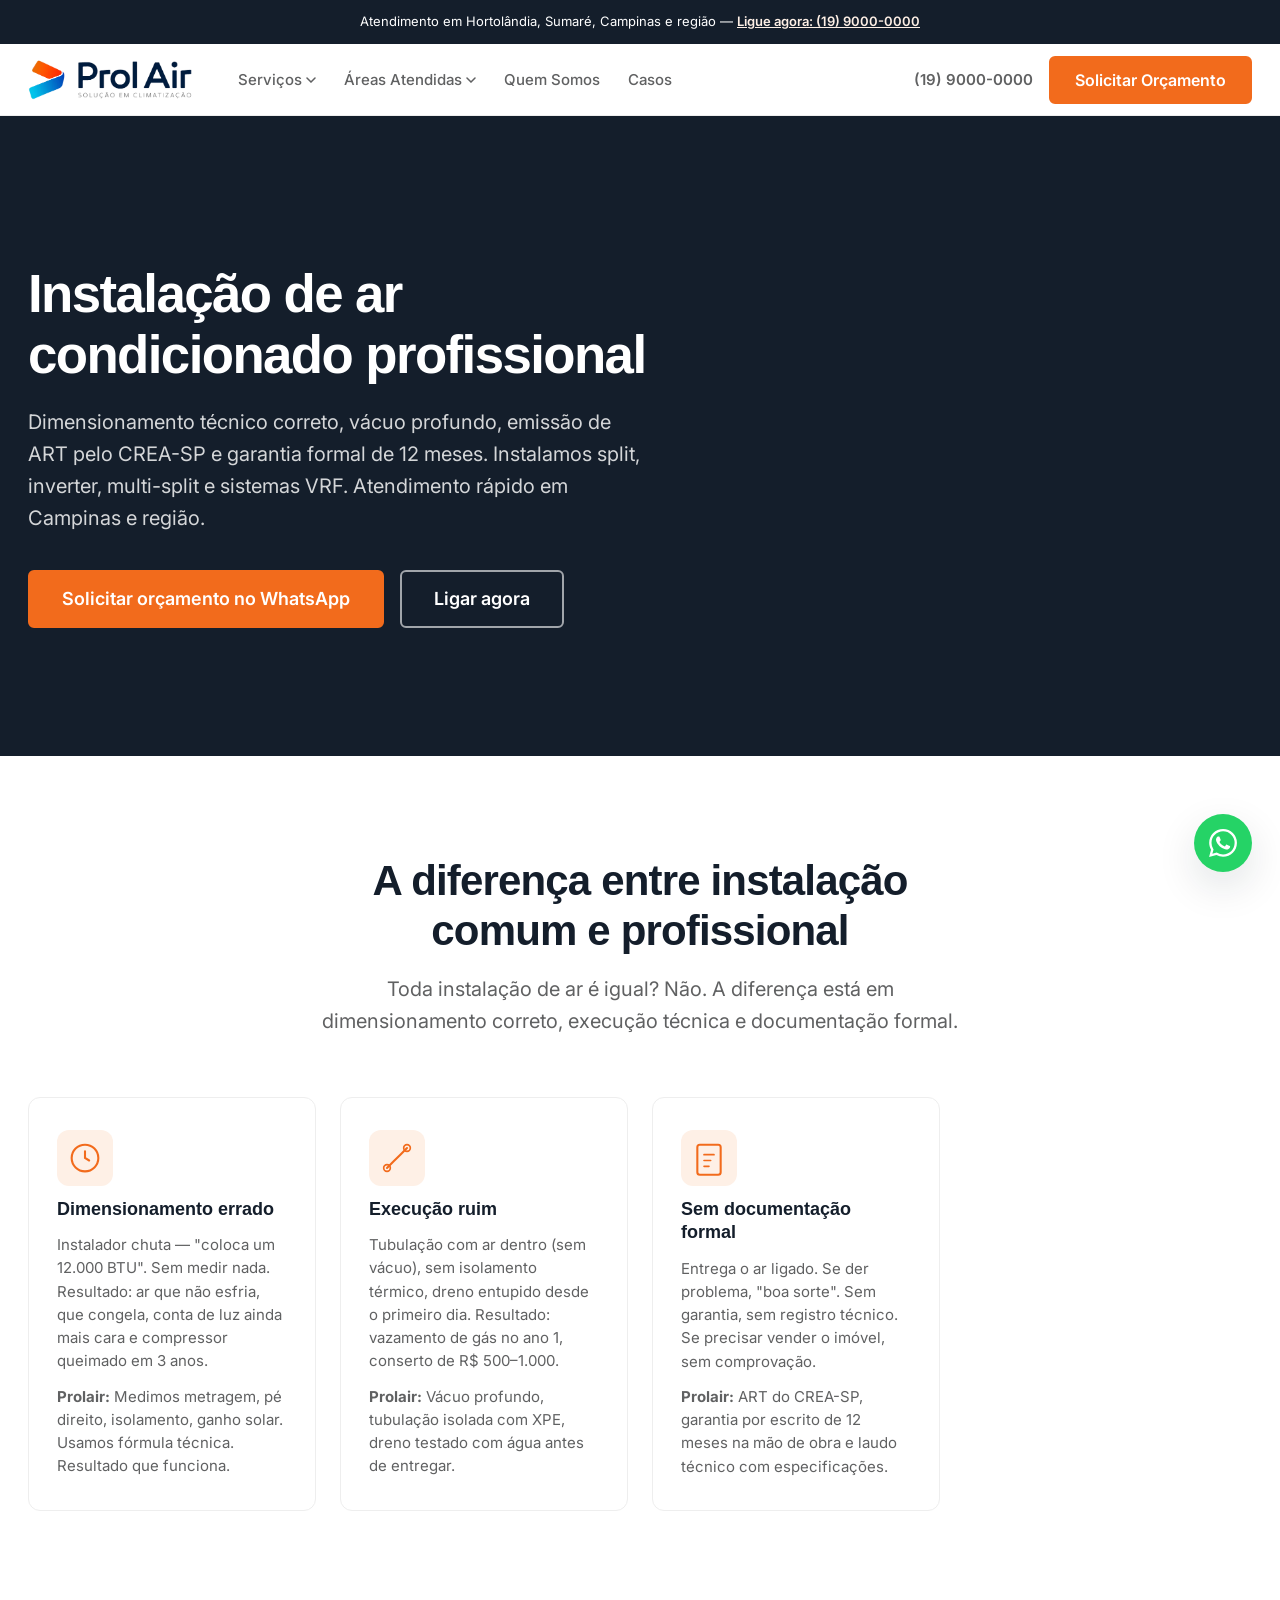
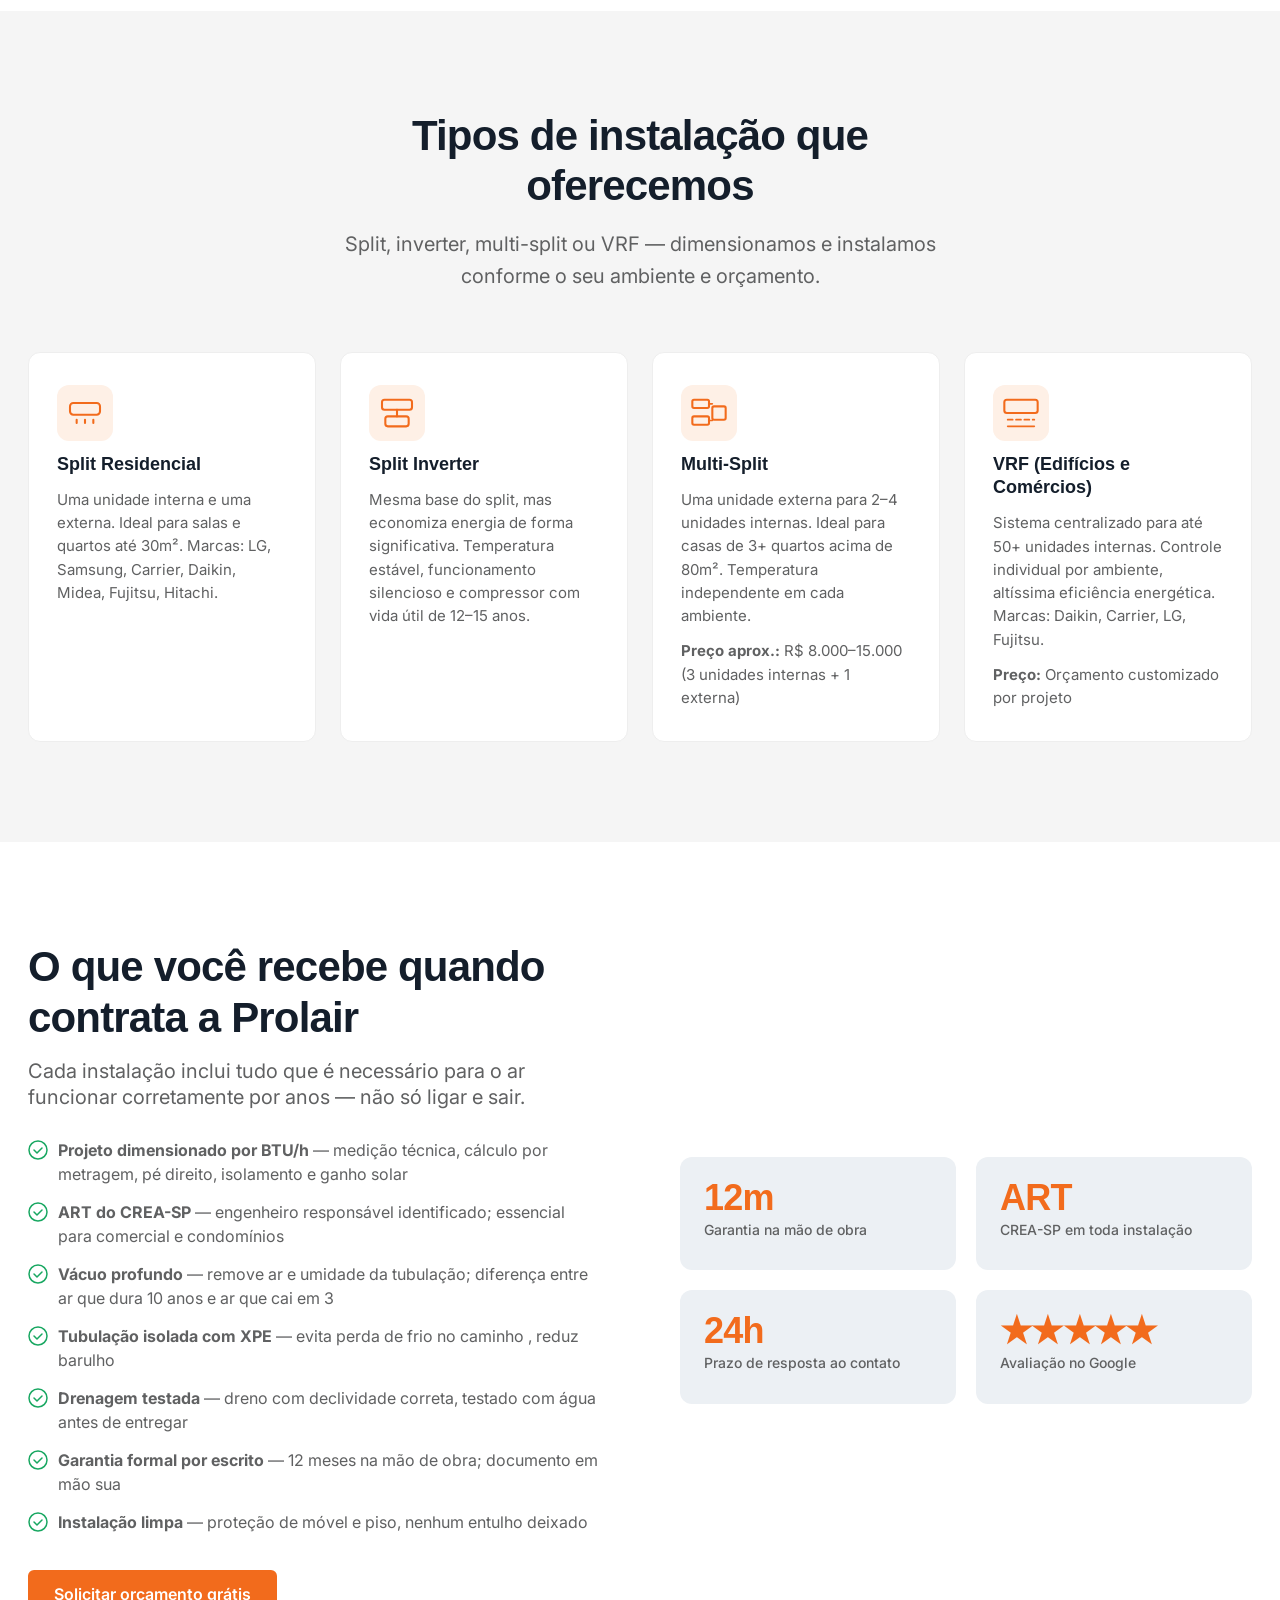
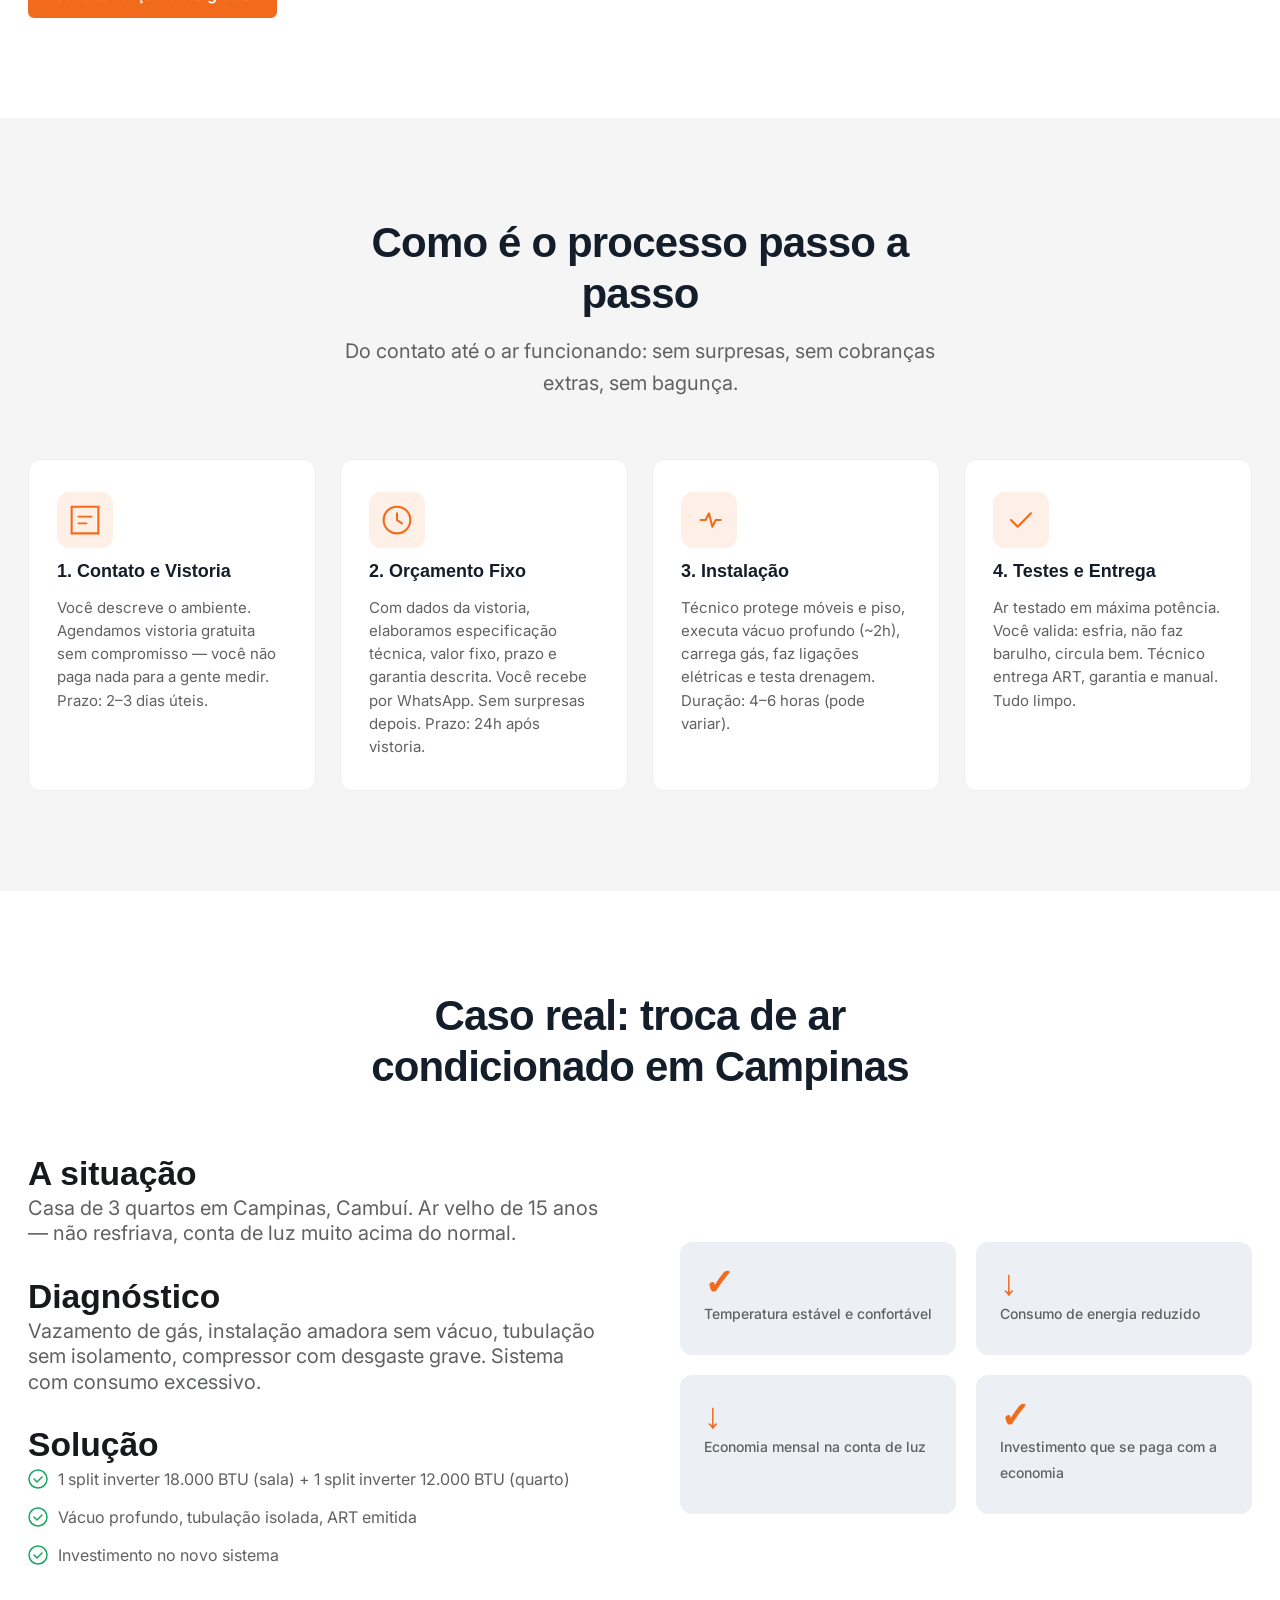
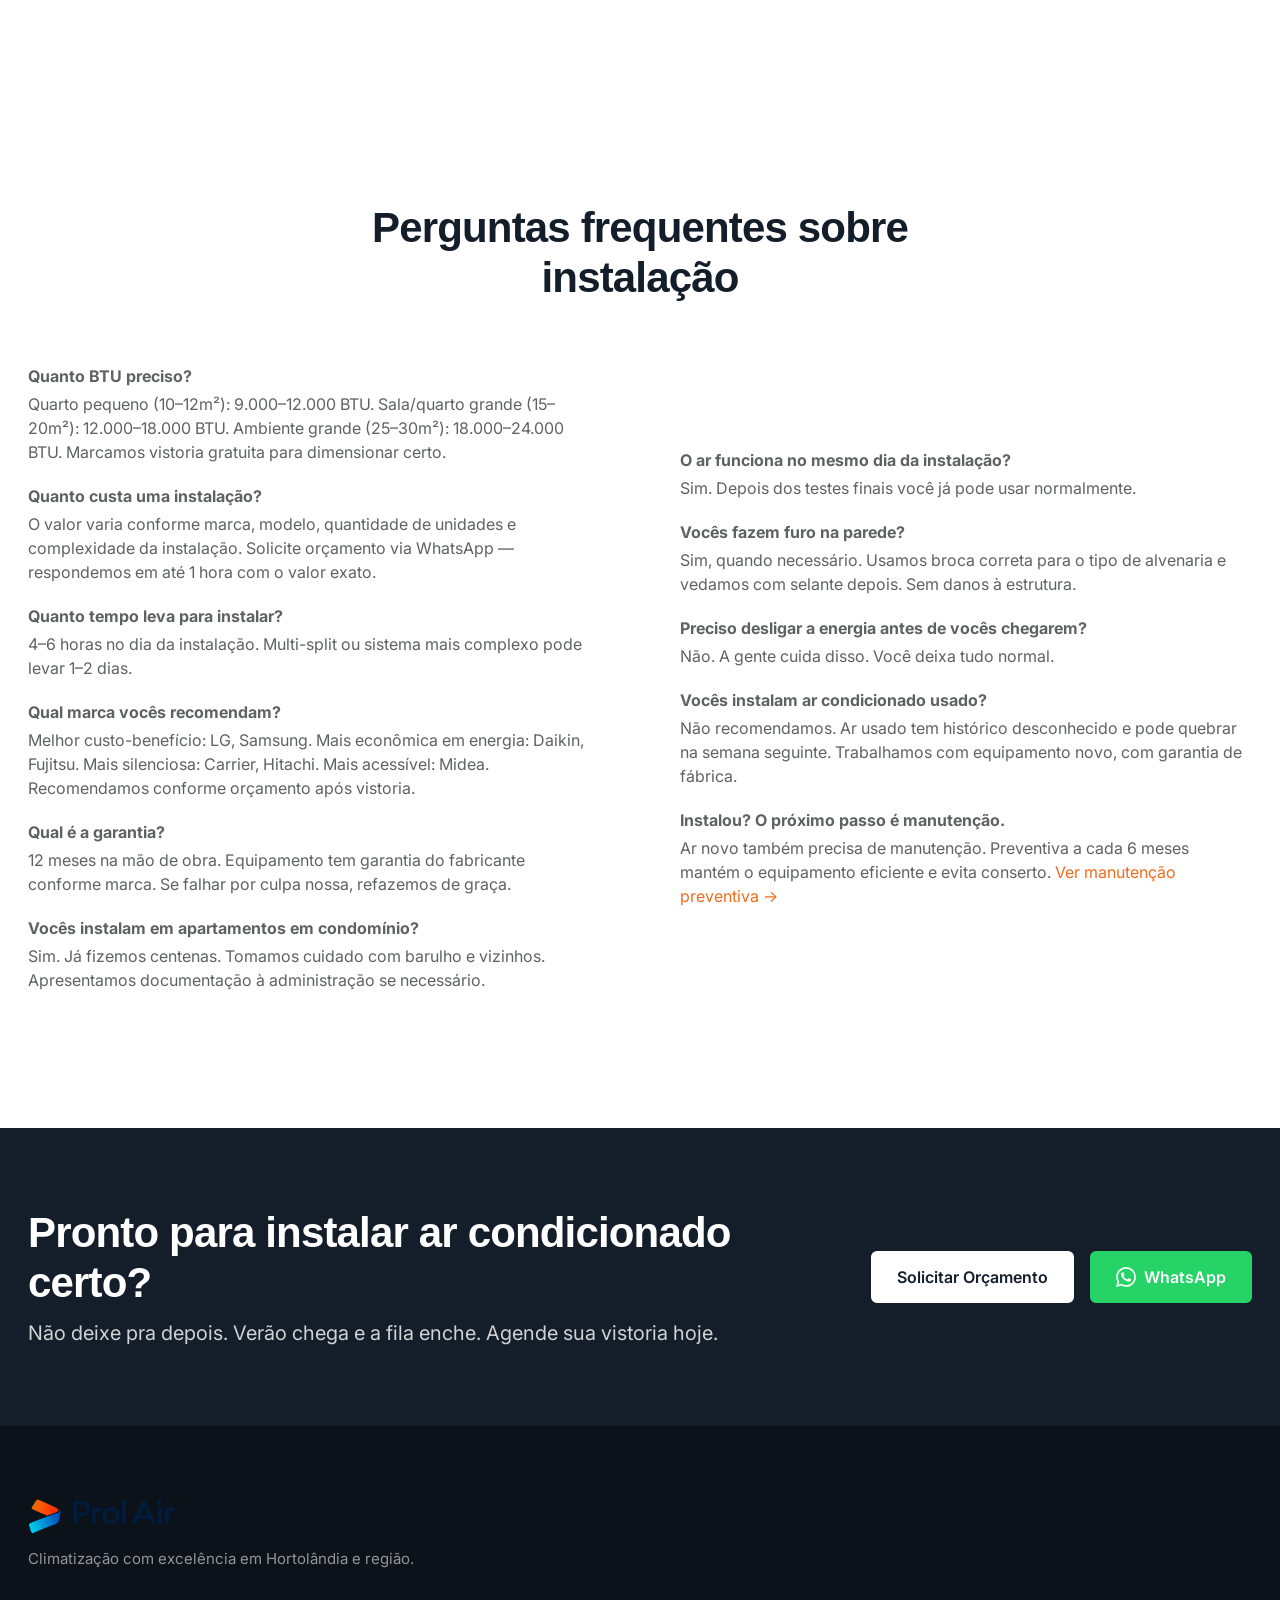
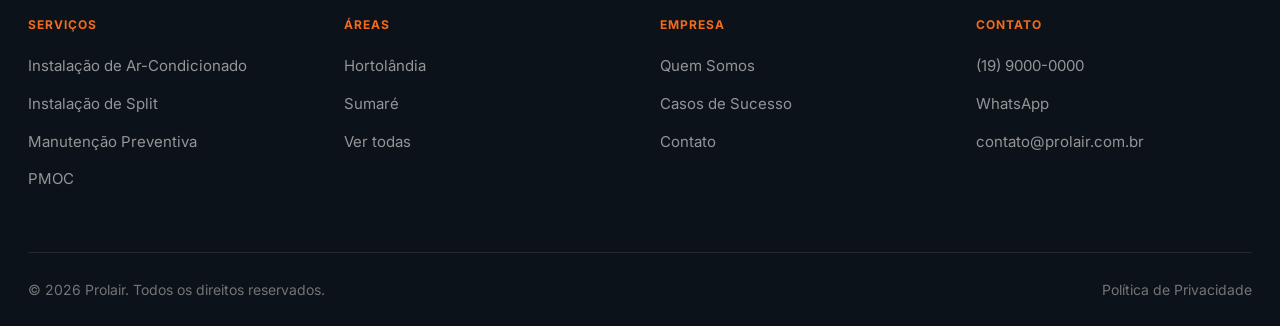
<file: servicos/instalacao.html>
<!DOCTYPE html>
<html lang="pt-BR">
<head>
  <style>body {transition: opacity ease-in 0.2s; } body[unresolved] {opacity: 0; display: block; overflow: hidden; position: relative; } </style>
  <meta charset="UTF-8">
  <meta http-equiv="x-ua-compatible" content="ie=edge">
  <meta name="viewport" content="width=device-width, initial-scale=1, shrink-to-fit=no">
  <meta name="description" content="Instalação profissional de ar condicionado. Dimensionamento correto, vácuo profundo, ART do CREA-SP e 12 meses de garantia. Atendimento em 24h em Campinas e região.">
  <meta name="robots" content="INDEX, FOLLOW">
  <meta property="og:title" content="Instalação de Ar Condicionado com ART | Prolair Campinas">
  <meta property="og:description" content="Dimensionamento correto, vácuo profundo, emissão de ART e 12 meses de garantia. Atendimento em 24h.">
  <meta property="og:locale" content="pt_BR">
  <meta property="og:type" content="website">
  <title>Instalação de Ar Condicionado com ART | Prolair Campinas</title>
  <link rel="canonical" href="https://prolair.com.br/servicos/instalacao">
  <link rel="preconnect" href="https://fonts.googleapis.com">
  <link rel="preconnect" href="https://fonts.gstatic.com" crossorigin>
  <link href="https://fonts.googleapis.com/css2?family=Finlandica+Headline:wght@600&family=Inter:wght@400;500;600;700&display=swap" rel="stylesheet">
  <link rel="stylesheet" href="/assets/css/style.css">

  <script type="application/ld+json">
  {
    "@context": "https://schema.org",
    "@type": "Service",
    "name": "Instalação de Ar Condicionado",
    "description": "Instalação profissional de ar condicionado com dimensionamento correto, vácuo profundo e ART do CREA-SP.",
    "provider": { "@type": "LocalBusiness", "name": "Prolair Climatização", "telephone": "+551900000000", "url": "https://prolair.com.br" },
    "areaServed": ["Campinas", "Hortolândia", "Sumaré", "Valinhos", "Paulínia"],
    "serviceType": ["Split", "Inverter", "Multi-Split", "VRF"],
    "mainEntity": {
      "@type": "FAQPage",
      "mainEntity": [
        { "@type": "Question", "name": "Quanto BTU preciso?", "acceptedAnswer": { "@type": "Answer", "text": "Depende de metragem. Fórmula: metragem × 500 BTU/m² + ajustes. Marcamos vistoria gratuita para dimensionar corretamente." } },
        { "@type": "Question", "name": "Qual é a garantia?", "acceptedAnswer": { "@type": "Answer", "text": "12 meses na mão de obra. Equipamento tem garantia do fabricante conforme marca." } }
      ]
    }
  }
  </script>
</head>
<body>

<!-- HEADER -->
<div class="header-container">
  <div class="announcement-bar">
    <div class="container-inner">
      <p>Atendimento em Hortolândia, Sumaré, Campinas e região — <a href="tel:+551900000000" class="announcement-link">Ligue agora: (19) 9000-0000</a></p>
    </div>
  </div>
  <header class="website-header" id="header">
    <div class="website-header--inner">
      <a href="/" class="header-logo" aria-label="Prolair">
        <img src="/assets/img/logo-prolair.webp" alt="Prolair" width="166" height="40">
      </a>
      <nav class="main-nav" aria-label="Menu principal">
        <ul class="nav-list">
          <li class="nav-item has-submenu">
            <a href="/servicos/" class="nav-link">Serviços <svg class="nav-caret" viewBox="0 0 10 6" width="10" height="6"><path d="M1 1l4 4 4-4" stroke="currentColor" stroke-width="1.5" fill="none" stroke-linecap="round"/></svg></a>
            <ul class="submenu">
              <li><a href="/servicos/instalacao.html">Instalação de Ar-Condicionado</a></li>
              <li><a href="/servicos/instalacao-split.html">Instalação de Split</a></li>
              <li><a href="/servicos/manutencao.html">Manutenção Preventiva</a></li>
              <li><a href="/servicos/pmoc.html">PMOC</a></li>
            </ul>
          </li>
          <li class="nav-item has-submenu">
            <a href="/areas/" class="nav-link">Áreas Atendidas <svg class="nav-caret" viewBox="0 0 10 6" width="10" height="6"><path d="M1 1l4 4 4-4" stroke="currentColor" stroke-width="1.5" fill="none" stroke-linecap="round"/></svg></a>
            <ul class="submenu">
              <li><a href="/areas/hortolandia.html">Hortolândia</a></li>
              <li><a href="/areas/sumare.html">Sumaré</a></li>
            </ul>
          </li>
          <li class="nav-item"><a href="/institucional/quem-somos.html" class="nav-link">Quem Somos</a></li>
          <li class="nav-item"><a href="/institucional/casos.html" class="nav-link">Casos</a></li>
        </ul>
      </nav>
      <div class="header-actions">
        <a href="tel:+551900000000" class="header-phone">(19) 9000-0000</a>
        <a href="/institucional/contato.html" class="btn btn-primary">Solicitar Orçamento</a>
      </div>
      <button class="mobile-menu-toggle" aria-label="Abrir menu" aria-expanded="false">
        <span></span><span></span><span></span>
      </button>
    </div>
    <div class="mobile-nav" id="mobile-nav" aria-hidden="true">
      <ul class="mobile-nav-list">
        <li><a href="/servicos/">Serviços</a></li>
        <li><a href="/servicos/instalacao.html">→ Instalação</a></li>
        <li><a href="/servicos/instalacao-split.html">→ Instalação de Split</a></li>
        <li><a href="/servicos/manutencao.html">→ Manutenção</a></li>
        <li><a href="/servicos/pmoc.html">→ PMOC</a></li>
        <li><a href="/areas/">Áreas Atendidas</a></li>
        <li><a href="/areas/hortolandia.html">→ Hortolândia</a></li>
        <li><a href="/areas/sumare.html">→ Sumaré</a></li>
        <li><a href="/institucional/quem-somos.html">Quem Somos</a></li>
        <li><a href="/institucional/casos.html">Casos</a></li>
        <li><a href="/institucional/contato.html" class="btn btn-primary mobile-cta">Solicitar Orçamento</a></li>
      </ul>
    </div>
  </header>
</div>

<main class="main-container">

  <!-- HERO -->
  <section class="hero-section" id="hero">
    <div class="hero-bg">
      <div class="hero-gradient"></div>
    </div>
    <div class="hero-inner">
      <div class="hero-content">
        <h1 class="hero-h1">Instalação de ar condicionado profissional</h1>
        <p class="hero-sub">Dimensionamento técnico correto, vácuo profundo, emissão de ART pelo CREA-SP e garantia formal de 12 meses. Instalamos split, inverter, multi-split e sistemas VRF. Atendimento rápido em Campinas e região.</p>
        <div class="hero-cta">
          <a href="https://wa.me/551900000000?text=Quero%20um%20orçamento%20de%20instalação%20de%20ar%20condicionado" class="btn btn-primary btn-lg">Solicitar orçamento no WhatsApp</a>
          <a href="tel:+551900000000" class="btn btn-ghost btn-lg">Ligar agora</a>
        </div>
      </div>
    </div>
  </section>

  <!-- POR QUE INSTALAÇÃO PROFISSIONAL -->
  <section class="section trust-section" id="diferencial">
    <div class="container">
      <div class="section-header">
        <h2>A diferença entre instalação comum e profissional</h2>
        <p class="section-sub">Toda instalação de ar é igual? Não. A diferença está em dimensionamento correto, execução técnica e documentação formal.</p>
      </div>
      <div class="services-grid">

        <div class="service-card">
          <div class="service-icon">
            <svg viewBox="0 0 48 48" fill="none" width="40" height="40"><circle cx="24" cy="24" r="16" stroke="currentColor" stroke-width="2.5"/><path d="M24 16v8l5 3" stroke="currentColor" stroke-width="2.5" stroke-linecap="round"/></svg>
          </div>
          <h3>Dimensionamento errado</h3>
          <p>Instalador chuta — "coloca um 12.000 BTU". Sem medir nada. Resultado: ar que não esfria, que congela, conta de luz ainda mais cara e compressor queimado em 3 anos.</p>
          <p><strong>Prolair:</strong> Medimos metragem, pé direito, isolamento, ganho solar. Usamos fórmula técnica. Resultado que funciona.</p>
        </div>

        <div class="service-card">
          <div class="service-icon">
            <svg viewBox="0 0 48 48" fill="none" width="40" height="40"><path d="M12 36l8-8m8-8l8-8M20 28l8-8" stroke="currentColor" stroke-width="2.5" stroke-linecap="round"/><circle cx="36" cy="12" r="4" stroke="currentColor" stroke-width="2"/><circle cx="12" cy="36" r="4" stroke="currentColor" stroke-width="2"/></svg>
          </div>
          <h3>Execução ruim</h3>
          <p>Tubulação com ar dentro (sem vácuo), sem isolamento térmico, dreno entupido desde o primeiro dia. Resultado: vazamento de gás no ano 1, conserto de R$ 500–1.000.</p>
          <p><strong>Prolair:</strong> Vácuo profundo, tubulação isolada com XPE, dreno testado com água antes de entregar.</p>
        </div>

        <div class="service-card">
          <div class="service-icon">
            <svg viewBox="0 0 48 48" fill="none" width="40" height="40"><rect x="10" y="8" width="28" height="36" rx="3" stroke="currentColor" stroke-width="2.5"/><path d="M18 20h12M18 27h8M18 34h6" stroke="currentColor" stroke-width="2" stroke-linecap="round"/></svg>
          </div>
          <h3>Sem documentação formal</h3>
          <p>Entrega o ar ligado. Se der problema, "boa sorte". Sem garantia, sem registro técnico. Se precisar vender o imóvel, sem comprovação.</p>
          <p><strong>Prolair:</strong> ART do CREA-SP, garantia por escrito de 12 meses na mão de obra e laudo técnico com especificações.</p>
        </div>

      </div>
    </div>
  </section>

  <!-- TIPOS DE INSTALAÇÃO -->
  <section class="section services-section" id="tipos">
    <div class="container">
      <div class="section-header">
        <h2>Tipos de instalação que oferecemos</h2>
        <p class="section-sub">Split, inverter, multi-split ou VRF — dimensionamos e instalamos conforme o seu ambiente e orçamento.</p>
      </div>
      <div class="services-grid">

        <div class="service-card">
          <div class="service-icon">
            <svg viewBox="0 0 48 48" fill="none" width="40" height="40"><rect x="6" y="12" width="36" height="14" rx="4" stroke="currentColor" stroke-width="2.5"/><path d="M14 32v4M24 32v4M34 32v4" stroke="currentColor" stroke-width="2.5" stroke-linecap="round"/></svg>
          </div>
          <h3>Split Residencial</h3>
          <p>Uma unidade interna e uma externa. Ideal para salas e quartos até 30m². Marcas: LG, Samsung, Carrier, Daikin, Midea, Fujitsu, Hitachi.</p>
          
        </div>

        <div class="service-card">
          <div class="service-icon">
            <svg viewBox="0 0 48 48" fill="none" width="40" height="40"><rect x="6" y="8" width="36" height="12" rx="3" stroke="currentColor" stroke-width="2.5"/><rect x="10" y="28" width="28" height="12" rx="3" stroke="currentColor" stroke-width="2.5"/><path d="M24 20v8" stroke="currentColor" stroke-width="2.5" stroke-linecap="round"/></svg>
          </div>
          <h3>Split Inverter</h3>
          <p>Mesma base do split, mas economiza energia de forma significativa. Temperatura estável, funcionamento silencioso e compressor com vida útil de 12–15 anos.</p>
          
        </div>

        <div class="service-card">
          <div class="service-icon">
            <svg viewBox="0 0 48 48" fill="none" width="40" height="40"><rect x="4" y="8" width="20" height="10" rx="2" stroke="currentColor" stroke-width="2.5"/><rect x="4" y="28" width="20" height="10" rx="2" stroke="currentColor" stroke-width="2.5"/><rect x="28" y="16" width="16" height="16" rx="2" stroke="currentColor" stroke-width="2.5"/><path d="M24 13h4M24 33h4" stroke="currentColor" stroke-width="2" stroke-linecap="round"/></svg>
          </div>
          <h3>Multi-Split</h3>
          <p>Uma unidade externa para 2–4 unidades internas. Ideal para casas de 3+ quartos acima de 80m². Temperatura independente em cada ambiente.</p>
          <p><strong>Preço aprox.:</strong> R$ 8.000–15.000 (3 unidades internas + 1 externa)</p>
        </div>

        <div class="service-card">
          <div class="service-icon">
            <svg viewBox="0 0 48 48" fill="none" width="40" height="40"><rect x="4" y="8" width="40" height="16" rx="3" stroke="currentColor" stroke-width="2.5"/><path d="M8 32h6M18 32h6M28 32h6M38 32h2M8 40h32" stroke="currentColor" stroke-width="2" stroke-linecap="round"/></svg>
          </div>
          <h3>VRF (Edifícios e Comércios)</h3>
          <p>Sistema centralizado para até 50+ unidades internas. Controle individual por ambiente, altíssima eficiência energética. Marcas: Daikin, Carrier, LG, Fujitsu.</p>
          <p><strong>Preço:</strong> Orçamento customizado por projeto</p>
        </div>

      </div>
    </div>
  </section>

  <!-- O QUE ESTÁ INCLUÍDO -->
  <section class="section trust-section" id="incluido">
    <div class="container">
      <div class="trust-grid">
        <div class="trust-content">
          <h2>O que você recebe quando contrata a Prolair</h2>
          <p class="trust-lead">Cada instalação inclui tudo que é necessário para o ar funcionar corretamente por anos — não só ligar e sair.</p>
          <ul class="trust-list">
            <li>
              <svg class="check-icon" viewBox="0 0 20 20" fill="none" width="20" height="20"><circle cx="10" cy="10" r="9" stroke="currentColor" stroke-width="1.5"/><path d="M6 10l3 3 5-5" stroke="currentColor" stroke-width="1.5" stroke-linecap="round" stroke-linejoin="round"/></svg>
              <span><strong>Projeto dimensionado por BTU/h</strong> — medição técnica, cálculo por metragem, pé direito, isolamento e ganho solar</span>
            </li>
            <li>
              <svg class="check-icon" viewBox="0 0 20 20" fill="none" width="20" height="20"><circle cx="10" cy="10" r="9" stroke="currentColor" stroke-width="1.5"/><path d="M6 10l3 3 5-5" stroke="currentColor" stroke-width="1.5" stroke-linecap="round" stroke-linejoin="round"/></svg>
              <span><strong>ART do CREA-SP</strong> — engenheiro responsável identificado; essencial para comercial e condomínios</span>
            </li>
            <li>
              <svg class="check-icon" viewBox="0 0 20 20" fill="none" width="20" height="20"><circle cx="10" cy="10" r="9" stroke="currentColor" stroke-width="1.5"/><path d="M6 10l3 3 5-5" stroke="currentColor" stroke-width="1.5" stroke-linecap="round" stroke-linejoin="round"/></svg>
              <span><strong>Vácuo profundo</strong> — remove ar e umidade da tubulação; diferença entre ar que dura 10 anos e ar que cai em 3</span>
            </li>
            <li>
              <svg class="check-icon" viewBox="0 0 20 20" fill="none" width="20" height="20"><circle cx="10" cy="10" r="9" stroke="currentColor" stroke-width="1.5"/><path d="M6 10l3 3 5-5" stroke="currentColor" stroke-width="1.5" stroke-linecap="round" stroke-linejoin="round"/></svg>
              <span><strong>Tubulação isolada com XPE</strong> — evita perda de frio no caminho , reduz barulho</span>
            </li>
            <li>
              <svg class="check-icon" viewBox="0 0 20 20" fill="none" width="20" height="20"><circle cx="10" cy="10" r="9" stroke="currentColor" stroke-width="1.5"/><path d="M6 10l3 3 5-5" stroke="currentColor" stroke-width="1.5" stroke-linecap="round" stroke-linejoin="round"/></svg>
              <span><strong>Drenagem testada</strong> — dreno com declividade correta, testado com água antes de entregar</span>
            </li>
            <li>
              <svg class="check-icon" viewBox="0 0 20 20" fill="none" width="20" height="20"><circle cx="10" cy="10" r="9" stroke="currentColor" stroke-width="1.5"/><path d="M6 10l3 3 5-5" stroke="currentColor" stroke-width="1.5" stroke-linecap="round" stroke-linejoin="round"/></svg>
              <span><strong>Garantia formal por escrito</strong> — 12 meses na mão de obra; documento em mão sua</span>
            </li>
            <li>
              <svg class="check-icon" viewBox="0 0 20 20" fill="none" width="20" height="20"><circle cx="10" cy="10" r="9" stroke="currentColor" stroke-width="1.5"/><path d="M6 10l3 3 5-5" stroke="currentColor" stroke-width="1.5" stroke-linecap="round" stroke-linejoin="round"/></svg>
              <span><strong>Instalação limpa</strong> — proteção de móvel e piso, nenhum entulho deixado</span>
            </li>
          </ul>
          <a href="https://wa.me/551900000000?text=Quero%20solicitar%20orçamento%20de%20instalação" class="btn btn-primary">Solicitar orçamento grátis</a>
        </div>
        <div class="trust-stats">
          <div class="stat-card">
            <span class="stat-number">12m</span>
            <span class="stat-label">Garantia na mão de obra</span>
          </div>
          <div class="stat-card">
            <span class="stat-number">ART</span>
            <span class="stat-label">CREA-SP em toda instalação</span>
          </div>
          <div class="stat-card">
            <span class="stat-number">24h</span>
            <span class="stat-label">Prazo de resposta ao contato</span>
          </div>
          <div class="stat-card">
            <span class="stat-number">★★★★★</span>
            <span class="stat-label">Avaliação no Google</span>
          </div>
        </div>
      </div>
    </div>
  </section>

  <!-- PROCESSO -->
  <section class="section services-section" id="processo">
    <div class="container">
      <div class="section-header">
        <h2>Como é o processo passo a passo</h2>
        <p class="section-sub">Do contato até o ar funcionando: sem surpresas, sem cobranças extras, sem bagunça.</p>
      </div>
      <div class="services-grid">

        <div class="service-card">
          <div class="service-icon">
            <svg viewBox="0 0 48 48" fill="none" width="40" height="40"><path d="M8 8h32v32H8z" stroke="currentColor" stroke-width="2.5" rx="4"/><path d="M16 20h16M16 28h10" stroke="currentColor" stroke-width="2" stroke-linecap="round"/></svg>
          </div>
          <h3>1. Contato e Vistoria</h3>
          <p>Você descreve o ambiente. Agendamos vistoria gratuita sem compromisso — você não paga nada para a gente medir. Prazo: 2–3 dias úteis.</p>
        </div>

        <div class="service-card">
          <div class="service-icon">
            <svg viewBox="0 0 48 48" fill="none" width="40" height="40"><circle cx="24" cy="24" r="16" stroke="currentColor" stroke-width="2.5"/><path d="M24 16v8l6 4" stroke="currentColor" stroke-width="2.5" stroke-linecap="round"/></svg>
          </div>
          <h3>2. Orçamento Fixo</h3>
          <p>Com dados da vistoria, elaboramos especificação técnica, valor fixo, prazo e garantia descrita. Você recebe por WhatsApp. Sem surpresas depois. Prazo: 24h após vistoria.</p>
        </div>

        <div class="service-card">
          <div class="service-icon">
            <svg viewBox="0 0 48 48" fill="none" width="40" height="40"><path d="M14 24h6l4-8 4 16 4-8h6" stroke="currentColor" stroke-width="2.5" stroke-linecap="round" stroke-linejoin="round"/></svg>
          </div>
          <h3>3. Instalação</h3>
          <p>Técnico protege móveis e piso, executa vácuo profundo (~2h), carrega gás, faz ligações elétricas e testa drenagem. Duração: 4–6 horas (pode variar).</p>
        </div>

        <div class="service-card">
          <div class="service-icon">
            <svg viewBox="0 0 48 48" fill="none" width="40" height="40"><path d="M12 24l8 8 16-16" stroke="currentColor" stroke-width="2.5" stroke-linecap="round" stroke-linejoin="round"/></svg>
          </div>
          <h3>4. Testes e Entrega</h3>
          <p>Ar testado em máxima potência. Você valida: esfria, não faz barulho, circula bem. Técnico entrega ART, garantia e manual. Tudo limpo.</p>
        </div>

      </div>
    </div>
  </section>

  <!-- CASO REAL -->
  <section class="section trust-section" id="caso">
    <div class="container">
      <div class="section-header">
        <h2>Caso real: troca de ar condicionado em Campinas</h2>
      </div>
      <div class="trust-grid">
        <div class="trust-content">
          <h3>A situação</h3>
          <p class="trust-lead">Casa de 3 quartos em Campinas, Cambuí. Ar velho de 15 anos — não resfriava, conta de luz muito acima do normal.</p>
          <h3 style="margin-top:24px">Diagnóstico</h3>
          <p class="trust-lead">Vazamento de gás, instalação amadora sem vácuo, tubulação sem isolamento, compressor com desgaste grave. Sistema com consumo excessivo.</p>
          <h3 style="margin-top:24px">Solução</h3>
          <ul class="trust-list">
            <li>
              <svg class="check-icon" viewBox="0 0 20 20" fill="none" width="20" height="20"><circle cx="10" cy="10" r="9" stroke="currentColor" stroke-width="1.5"/><path d="M6 10l3 3 5-5" stroke="currentColor" stroke-width="1.5" stroke-linecap="round" stroke-linejoin="round"/></svg>
              1 split inverter 18.000 BTU (sala) + 1 split inverter 12.000 BTU (quarto)
            </li>
            <li>
              <svg class="check-icon" viewBox="0 0 20 20" fill="none" width="20" height="20"><circle cx="10" cy="10" r="9" stroke="currentColor" stroke-width="1.5"/><path d="M6 10l3 3 5-5" stroke="currentColor" stroke-width="1.5" stroke-linecap="round" stroke-linejoin="round"/></svg>
              Vácuo profundo, tubulação isolada, ART emitida
            </li>
            <li>
              <svg class="check-icon" viewBox="0 0 20 20" fill="none" width="20" height="20"><circle cx="10" cy="10" r="9" stroke="currentColor" stroke-width="1.5"/><path d="M6 10l3 3 5-5" stroke="currentColor" stroke-width="1.5" stroke-linecap="round" stroke-linejoin="round"/></svg>
              Investimento no novo sistema
            </li>
          </ul>
        </div>
        <div class="trust-stats">
          <div class="stat-card">
            <span class="stat-number">✓</span>
            <span class="stat-label">Temperatura estável e confortável</span>
          </div>
          <div class="stat-card">
            <span class="stat-number">↓</span>
            <span class="stat-label">Consumo de energia reduzido</span>
          </div>
          <div class="stat-card">
            <span class="stat-number">↓</span>
            <span class="stat-label">Economia mensal na conta de luz</span>
          </div>
          <div class="stat-card">
            <span class="stat-number">✓</span>
            <span class="stat-label">Investimento que se paga com a economia</span>
          </div>
        </div>
      </div>
    </div>
  </section>

  <!-- FAQ -->
  <section class="section trust-section" id="faq">
    <div class="container">
      <div class="section-header">
        <h2>Perguntas frequentes sobre instalação</h2>
      </div>
      <div class="trust-grid">
        <div class="trust-content">
          <ul class="trust-list" style="gap: 20px">
            <li style="flex-direction:column; align-items:flex-start; gap:4px">
              <strong>Quanto BTU preciso?</strong>
              <span>Quarto pequeno (10–12m²): 9.000–12.000 BTU. Sala/quarto grande (15–20m²): 12.000–18.000 BTU. Ambiente grande (25–30m²): 18.000–24.000 BTU. Marcamos vistoria gratuita para dimensionar certo.</span>
            </li>
            <li style="flex-direction:column; align-items:flex-start; gap:4px">
              <strong>Quanto custa uma instalação?</strong>
              <span>O valor varia conforme marca, modelo, quantidade de unidades e complexidade da instalação. Solicite orçamento via WhatsApp — respondemos em até 1 hora com o valor exato.</span>
            </li>
            <li style="flex-direction:column; align-items:flex-start; gap:4px">
              <strong>Quanto tempo leva para instalar?</strong>
              <span>4–6 horas no dia da instalação. Multi-split ou sistema mais complexo pode levar 1–2 dias.</span>
            </li>
            <li style="flex-direction:column; align-items:flex-start; gap:4px">
              <strong>Qual marca vocês recomendam?</strong>
              <span>Melhor custo-benefício: LG, Samsung. Mais econômica em energia: Daikin, Fujitsu. Mais silenciosa: Carrier, Hitachi. Mais acessível: Midea. Recomendamos conforme orçamento após vistoria.</span>
            </li>
            <li style="flex-direction:column; align-items:flex-start; gap:4px">
              <strong>Qual é a garantia?</strong>
              <span>12 meses na mão de obra. Equipamento tem garantia do fabricante conforme marca. Se falhar por culpa nossa, refazemos de graça.</span>
            </li>
            <li style="flex-direction:column; align-items:flex-start; gap:4px">
              <strong>Vocês instalam em apartamentos em condomínio?</strong>
              <span>Sim. Já fizemos centenas. Tomamos cuidado com barulho e vizinhos. Apresentamos documentação à administração se necessário.</span>
            </li>
          </ul>
        </div>
        <div class="trust-content">
          <ul class="trust-list" style="gap: 20px">
            <li style="flex-direction:column; align-items:flex-start; gap:4px">
              <strong>O ar funciona no mesmo dia da instalação?</strong>
              <span>Sim. Depois dos testes finais você já pode usar normalmente.</span>
            </li>
            <li style="flex-direction:column; align-items:flex-start; gap:4px">
              <strong>Vocês fazem furo na parede?</strong>
              <span>Sim, quando necessário. Usamos broca correta para o tipo de alvenaria e vedamos com selante depois. Sem danos à estrutura.</span>
            </li>
            <li style="flex-direction:column; align-items:flex-start; gap:4px">
              <strong>Preciso desligar a energia antes de vocês chegarem?</strong>
              <span>Não. A gente cuida disso. Você deixa tudo normal.</span>
            </li>
            <li style="flex-direction:column; align-items:flex-start; gap:4px">
              <strong>Vocês instalam ar condicionado usado?</strong>
              <span>Não recomendamos. Ar usado tem histórico desconhecido e pode quebrar na semana seguinte. Trabalhamos com equipamento novo, com garantia de fábrica.</span>
            </li>
            <li style="flex-direction:column; align-items:flex-start; gap:4px">
              <strong>Instalou? O próximo passo é manutenção.</strong>
              <span>Ar novo também precisa de manutenção. Preventiva a cada 6 meses mantém o equipamento eficiente e evita conserto. <a href="/servicos/manutencao.html" style="color:var(--orange)">Ver manutenção preventiva →</a></span>
            </li>
          </ul>
        </div>
      </div>
    </div>
  </section>

  <!-- CTA BAND -->
  <section class="section cta-band" id="cta">
    <div class="container">
      <div class="cta-band-inner">
        <div>
          <h2>Pronto para instalar ar condicionado certo?</h2>
          <p>Não deixe pra depois. Verão chega e a fila enche. Agende sua vistoria hoje.</p>
        </div>
        <div class="cta-band-actions">
          <a href="/institucional/contato.html" class="btn btn-white">Solicitar Orçamento</a>
          <a href="https://wa.me/551900000000?text=Quero%20orçamento%20de%20instalação%20de%20ar%20condicionado" target="_blank" rel="noopener" class="btn btn-whatsapp">
            <svg viewBox="0 0 24 24" fill="currentColor" width="20" height="20"><path d="M17.472 14.382c-.297-.149-1.758-.867-2.03-.967-.273-.099-.471-.148-.67.15-.197.297-.767.966-.94 1.164-.173.199-.347.223-.644.075-.297-.15-1.255-.463-2.39-1.475-.883-.788-1.48-1.761-1.653-2.059-.173-.297-.018-.458.13-.606.134-.133.298-.347.446-.52.149-.174.198-.298.298-.497.099-.198.05-.371-.025-.52-.075-.149-.669-1.612-.916-2.207-.242-.579-.487-.5-.669-.51-.173-.008-.371-.01-.57-.01-.198 0-.52.074-.792.372-.272.297-1.04 1.016-1.04 2.479 0 1.462 1.065 2.875 1.213 3.074.149.198 2.096 3.2 5.077 4.487.709.306 1.262.489 1.694.625.712.227 1.36.195 1.871.118.571-.085 1.758-.719 2.006-1.413.248-.694.248-1.289.173-1.413-.074-.124-.272-.198-.57-.347m-5.421 7.403h-.004a9.87 9.87 0 01-5.031-1.378l-.361-.214-3.741.982.998-3.648-.235-.374a9.86 9.86 0 01-1.51-5.26c.001-5.45 4.436-9.884 9.888-9.884 2.64 0 5.122 1.03 6.988 2.898a9.825 9.825 0 012.893 6.994c-.003 5.45-4.437 9.884-9.885 9.884m8.413-18.297A11.815 11.815 0 0012.05 0C5.495 0 .16 5.335.157 11.892c0 2.096.547 4.142 1.588 5.945L.057 24l6.305-1.654a11.882 11.882 0 005.683 1.448h.005c6.554 0 11.89-5.335 11.893-11.893a11.821 11.821 0 00-3.48-8.413z"/></svg>
            WhatsApp
          </a>
        </div>
      </div>
    </div>
  </section>

</main>

<!-- FOOTER -->
<footer class="site-footer" id="footer">
  <div class="footer-inner">
    <div class="footer-logo">
      <a href="/" aria-label="Prolair">
        <img src="/assets/img/logo-prolair.webp" alt="Prolair" width="149" height="36" class="footer-logo-img">
      </a>
      <p class="footer-tagline">Climatização com excelência em Hortolândia e região.</p>
    </div>
    <div class="footer-body">
      <div class="footer-col">
        <div class="footer-col-title">Serviços</div>
        <a href="/servicos/instalacao.html">Instalação de Ar-Condicionado</a>
        <a href="/servicos/instalacao-split.html">Instalação de Split</a>
        <a href="/servicos/manutencao.html">Manutenção Preventiva</a>
        <a href="/servicos/pmoc.html">PMOC</a>
      </div>
      <div class="footer-col">
        <div class="footer-col-title">Áreas</div>
        <a href="/areas/hortolandia.html">Hortolândia</a>
        <a href="/areas/sumare.html">Sumaré</a>
        <a href="/areas/">Ver todas</a>
      </div>
      <div class="footer-col">
        <div class="footer-col-title">Empresa</div>
        <a href="/institucional/quem-somos.html">Quem Somos</a>
        <a href="/institucional/casos.html">Casos de Sucesso</a>
        <a href="/institucional/contato.html">Contato</a>
      </div>
      <div class="footer-col">
        <div class="footer-col-title">Contato</div>
        <a href="tel:+551900000000">(19) 9000-0000</a>
        <a href="https://wa.me/551900000000" target="_blank" rel="noopener">WhatsApp</a>
        <a href="mailto:contato@prolair.com.br">contato@prolair.com.br</a>
      </div>
    </div>
  </div>
  <div class="footer-bottom">
    <div class="footer-inner">
      <p>&copy; <span id="year"></span> Prolair. Todos os direitos reservados.</p>
      <div class="footer-legal">
        <a href="/legal/privacidade.html">Política de Privacidade</a>
      </div>
    </div>
  </div>
</footer>

<a class="whatsapp-float" href="https://wa.me/551900000000" target="_blank" rel="noopener" aria-label="Fale pelo WhatsApp">
  <svg viewBox="0 0 24 24" fill="currentColor" width="28" height="28"><path d="M17.472 14.382c-.297-.149-1.758-.867-2.03-.967-.273-.099-.471-.148-.67.15-.197.297-.767.966-.94 1.164-.173.199-.347.223-.644.075-.297-.15-1.255-.463-2.39-1.475-.883-.788-1.48-1.761-1.653-2.059-.173-.297-.018-.458.13-.606.134-.133.298-.347.446-.52.149-.174.198-.298.298-.497.099-.198.05-.371-.025-.52-.075-.149-.669-1.612-.916-2.207-.242-.579-.487-.5-.669-.51-.173-.008-.371-.01-.57-.01-.198 0-.52.074-.792.372-.272.297-1.04 1.016-1.04 2.479 0 1.462 1.065 2.875 1.213 3.074.149.198 2.096 3.2 5.077 4.487.709.306 1.262.489 1.694.625.712.227 1.36.195 1.871.118.571-.085 1.758-.719 2.006-1.413.248-.694.248-1.289.173-1.413-.074-.124-.272-.198-.57-.347m-5.421 7.403h-.004a9.87 9.87 0 01-5.031-1.378l-.361-.214-3.741.982.998-3.648-.235-.374a9.86 9.86 0 01-1.51-5.26c.001-5.45 4.436-9.884 9.888-9.884 2.64 0 5.122 1.03 6.988 2.898a9.825 9.825 0 012.893 6.994c-.003 5.45-4.437 9.884-9.885 9.884m8.413-18.297A11.815 11.815 0 0012.05 0C5.495 0 .16 5.335.157 11.892c0 2.096.547 4.142 1.588 5.945L.057 24l6.305-1.654a11.882 11.882 0 005.683 1.448h.005c6.554 0 11.89-5.335 11.893-11.893a11.821 11.821 0 00-3.48-8.413z"/></svg>
</a>

<script src="/assets/js/main.js"></script>
</body>
</html>
</file>
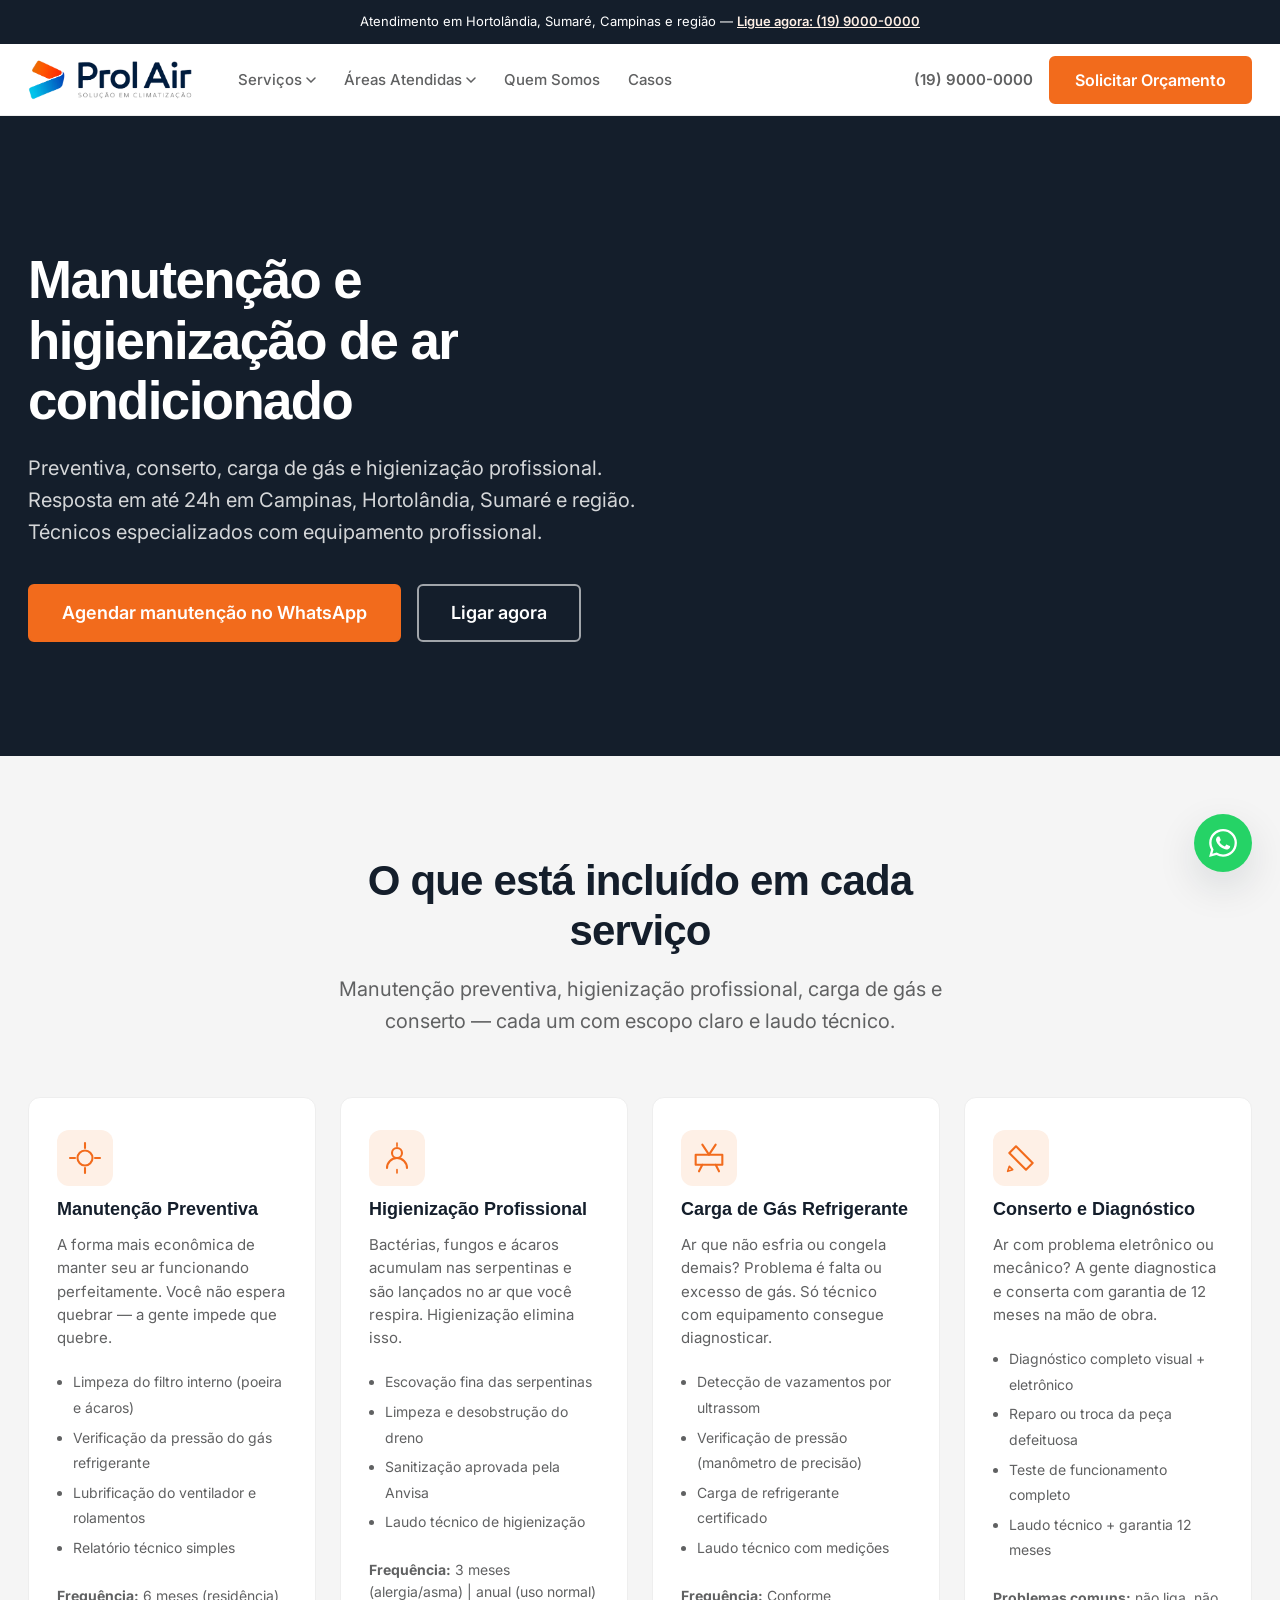
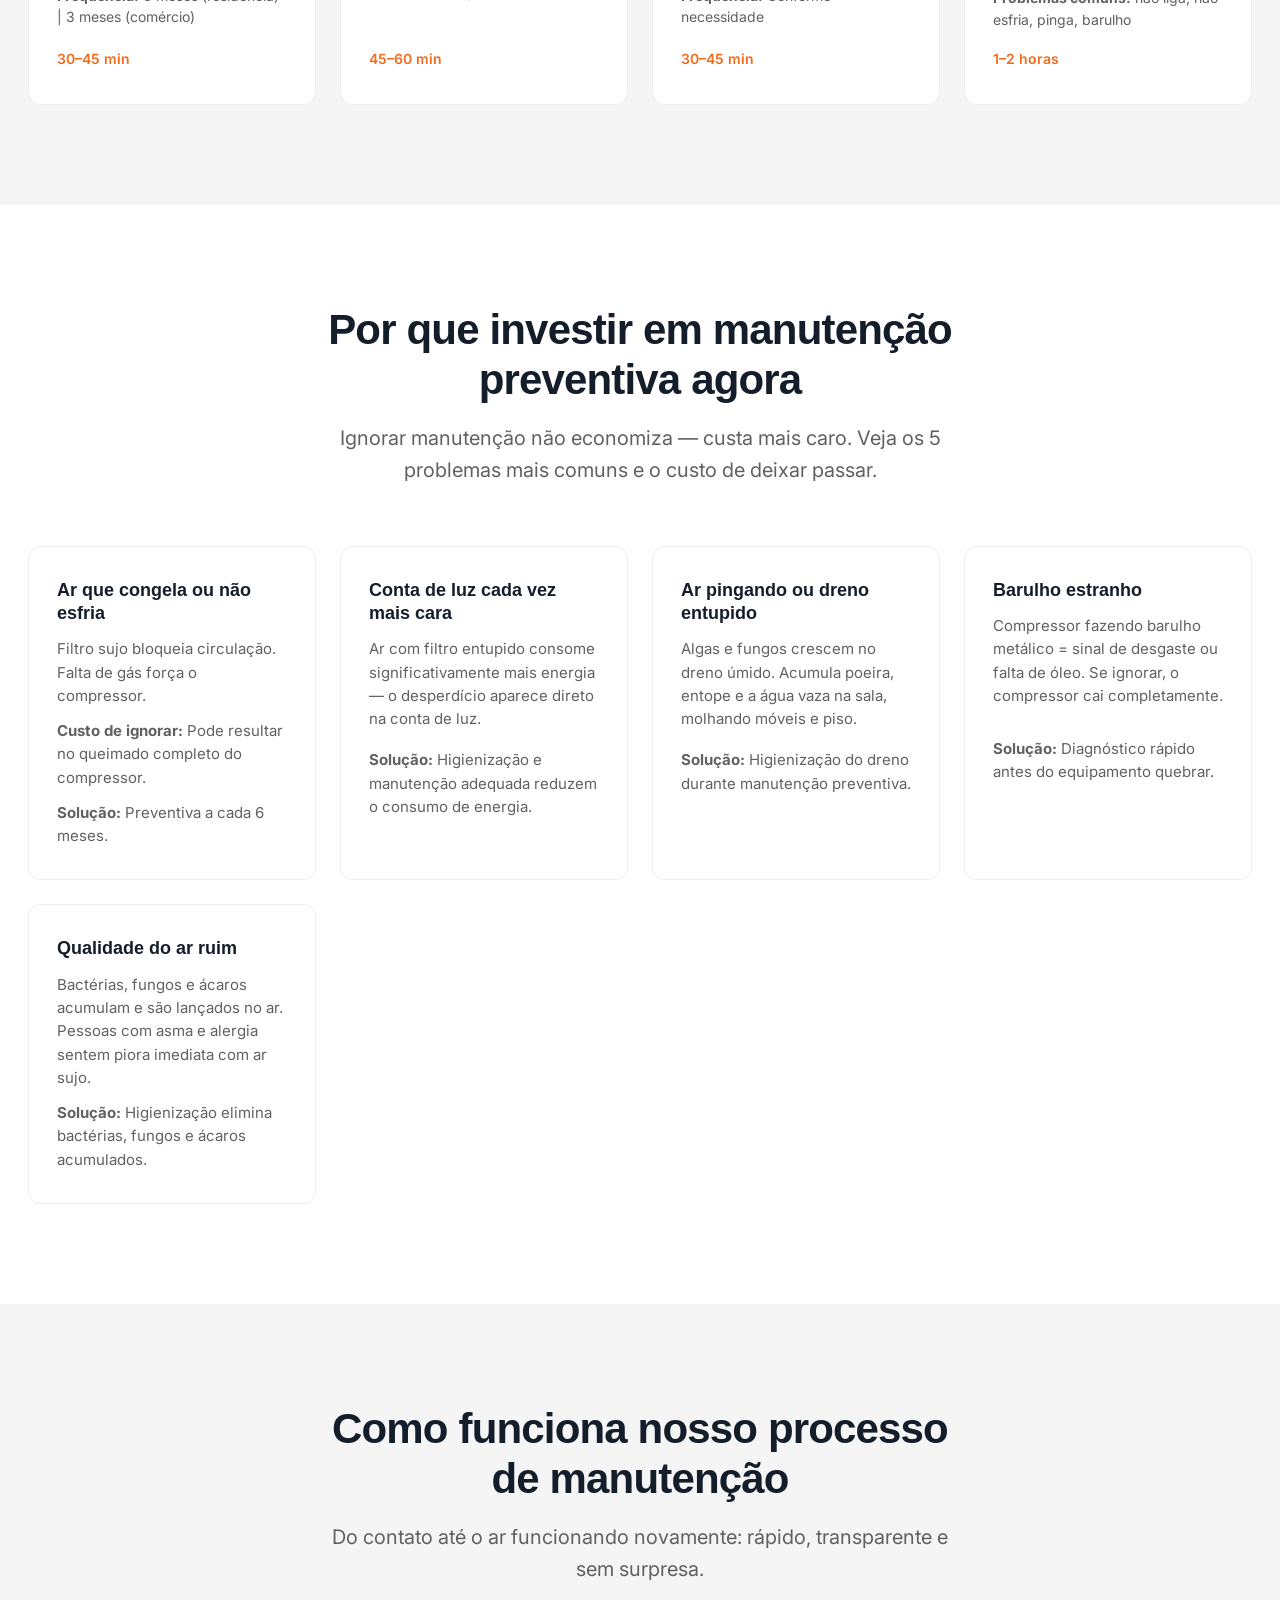
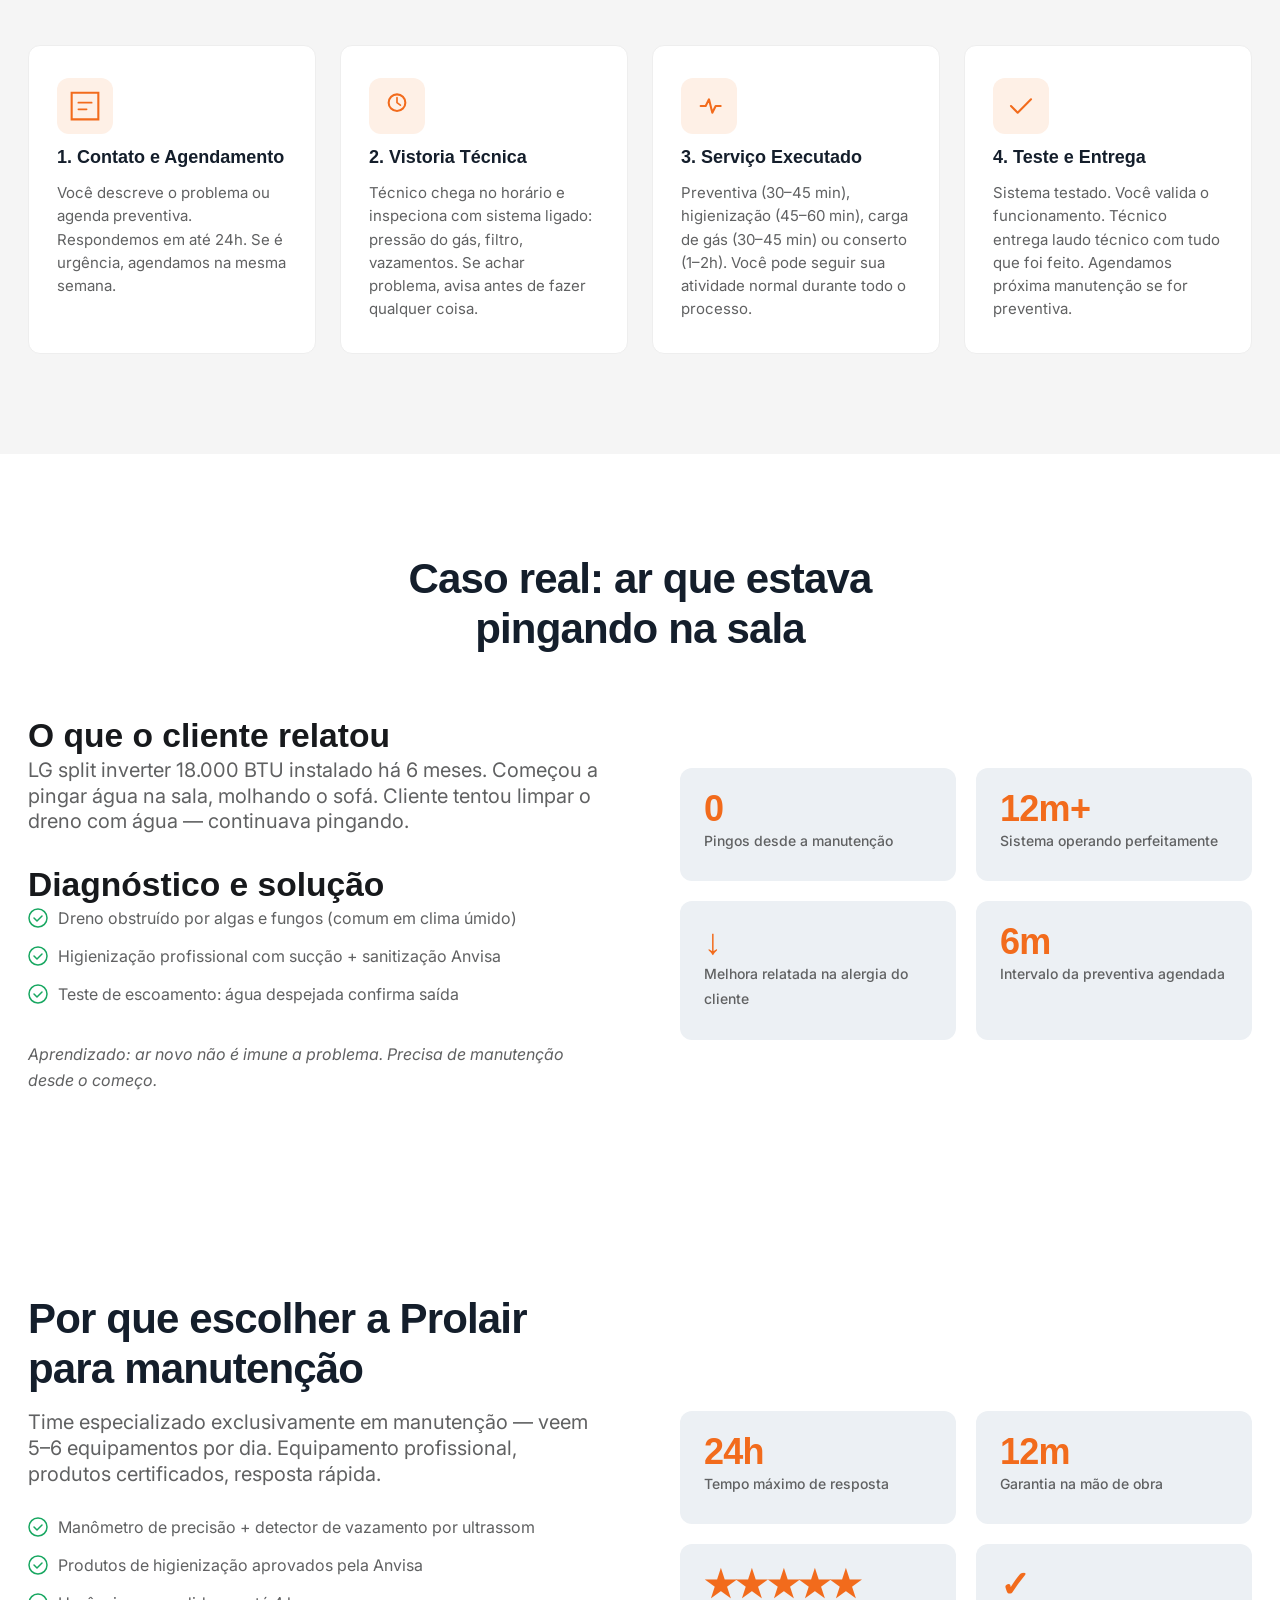
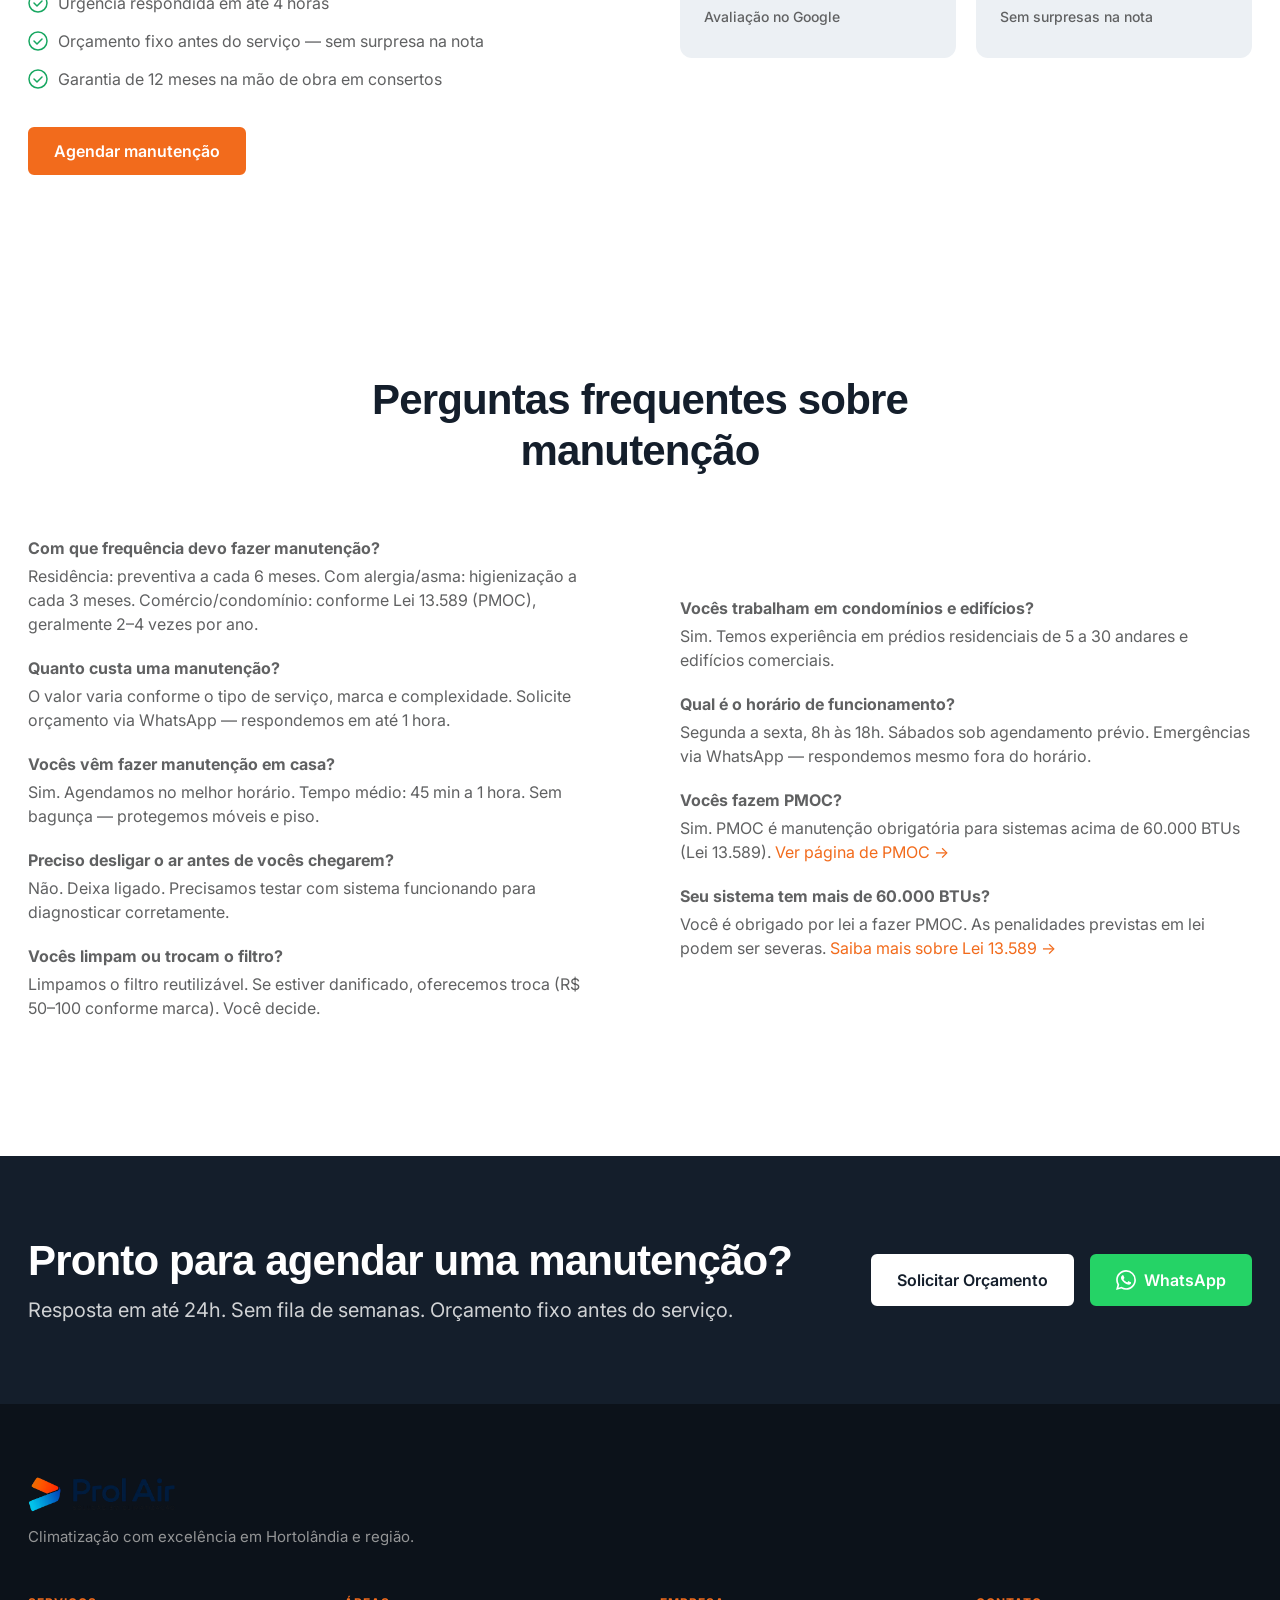
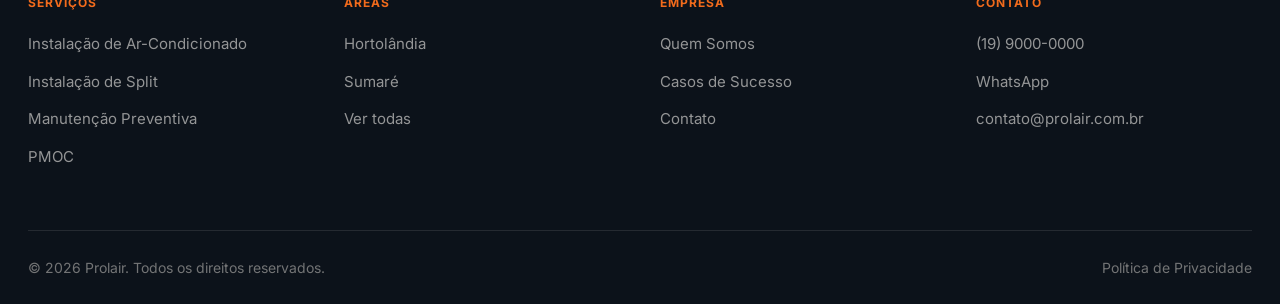
<file: servicos/manutencao.html>
<!DOCTYPE html>
<html lang="pt-BR">
<head>
  <style>body {transition: opacity ease-in 0.2s; } body[unresolved] {opacity: 0; display: block; overflow: hidden; position: relative; } </style>
  <meta charset="UTF-8">
  <meta http-equiv="x-ua-compatible" content="ie=edge">
  <meta name="viewport" content="width=device-width, initial-scale=1, shrink-to-fit=no">
  <meta name="description" content="Manutenção preventiva, higienização, carga de gás e conserto. Técnicos especializados. Resposta em 24h em Campinas e região.">
  <meta name="robots" content="INDEX, FOLLOW">
  <meta property="og:title" content="Manutenção e Conserto de Ar Condicionado em Campinas | Prolair">
  <meta property="og:description" content="Manutenção preventiva, higienização, carga de gás e conserto. Técnicos especializados. Resposta em 24h.">
  <meta property="og:locale" content="pt_BR">
  <meta property="og:type" content="website">
  <title>Manutenção e Conserto de Ar Condicionado em Campinas | Prolair</title>
  <link rel="canonical" href="https://prolair.com.br/servicos/manutencao">
  <link rel="preconnect" href="https://fonts.googleapis.com">
  <link rel="preconnect" href="https://fonts.gstatic.com" crossorigin>
  <link href="https://fonts.googleapis.com/css2?family=Finlandica+Headline:wght@600&family=Inter:wght@400;500;600;700&display=swap" rel="stylesheet">
  <link rel="stylesheet" href="/assets/css/style.css">

  <script type="application/ld+json">
  {
    "@context": "https://schema.org",
    "@type": "Service",
    "name": "Manutenção e Higienização de Ar Condicionado",
    "description": "Manutenção preventiva, higienização, carga de gás e conserto de ar condicionado.",
    "provider": { "@type": "LocalBusiness", "name": "Prolair Climatização", "telephone": "+551900000000", "url": "https://prolair.com.br" },
    "areaServed": ["Campinas", "Hortolândia", "Sumaré", "Valinhos", "Paulínia"],
    "serviceType": ["Manutenção Preventiva", "Higienização", "Carga de Gás", "Conserto"],
    "mainEntity": {
      "@type": "FAQPage",
      "mainEntity": [
        { "@type": "Question", "name": "Com que frequência devo fazer manutenção?", "acceptedAnswer": { "@type": "Answer", "text": "Residência: preventiva a cada 6 meses. Comércio/condomínio: conforme Lei 13.589 (PMOC)." } },
        { "@type": "Question", "name": "Quanto custa uma manutenção?", "acceptedAnswer": { "@type": "Answer", "text": "Preventiva simples: R$ 150-250. Higienização profissional: R$ 300-500. Carga de gás: R$ 250-450. Conserto: orçamento após diagnóstico." } }
      ]
    }
  }
  </script>
</head>
<body>

<!-- HEADER -->
<div class="header-container">
  <div class="announcement-bar">
    <div class="container-inner">
      <p>Atendimento em Hortolândia, Sumaré, Campinas e região — <a href="tel:+551900000000" class="announcement-link">Ligue agora: (19) 9000-0000</a></p>
    </div>
  </div>
  <header class="website-header" id="header">
    <div class="website-header--inner">
      <a href="/" class="header-logo" aria-label="Prolair">
        <img src="/assets/img/logo-prolair.webp" alt="Prolair" width="166" height="40">
      </a>
      <nav class="main-nav" aria-label="Menu principal">
        <ul class="nav-list">
          <li class="nav-item has-submenu">
            <a href="/servicos/" class="nav-link">Serviços <svg class="nav-caret" viewBox="0 0 10 6" width="10" height="6"><path d="M1 1l4 4 4-4" stroke="currentColor" stroke-width="1.5" fill="none" stroke-linecap="round"/></svg></a>
            <ul class="submenu">
              <li><a href="/servicos/instalacao.html">Instalação de Ar-Condicionado</a></li>
              <li><a href="/servicos/instalacao-split.html">Instalação de Split</a></li>
              <li><a href="/servicos/manutencao.html">Manutenção Preventiva</a></li>
              <li><a href="/servicos/pmoc.html">PMOC</a></li>
            </ul>
          </li>
          <li class="nav-item has-submenu">
            <a href="/areas/" class="nav-link">Áreas Atendidas <svg class="nav-caret" viewBox="0 0 10 6" width="10" height="6"><path d="M1 1l4 4 4-4" stroke="currentColor" stroke-width="1.5" fill="none" stroke-linecap="round"/></svg></a>
            <ul class="submenu">
              <li><a href="/areas/hortolandia.html">Hortolândia</a></li>
              <li><a href="/areas/sumare.html">Sumaré</a></li>
            </ul>
          </li>
          <li class="nav-item"><a href="/institucional/quem-somos.html" class="nav-link">Quem Somos</a></li>
          <li class="nav-item"><a href="/institucional/casos.html" class="nav-link">Casos</a></li>
        </ul>
      </nav>
      <div class="header-actions">
        <a href="tel:+551900000000" class="header-phone">(19) 9000-0000</a>
        <a href="/institucional/contato.html" class="btn btn-primary">Solicitar Orçamento</a>
      </div>
      <button class="mobile-menu-toggle" aria-label="Abrir menu" aria-expanded="false">
        <span></span><span></span><span></span>
      </button>
    </div>
    <div class="mobile-nav" id="mobile-nav" aria-hidden="true">
      <ul class="mobile-nav-list">
        <li><a href="/servicos/">Serviços</a></li>
        <li><a href="/servicos/instalacao.html">→ Instalação</a></li>
        <li><a href="/servicos/instalacao-split.html">→ Instalação de Split</a></li>
        <li><a href="/servicos/manutencao.html">→ Manutenção</a></li>
        <li><a href="/servicos/pmoc.html">→ PMOC</a></li>
        <li><a href="/areas/">Áreas Atendidas</a></li>
        <li><a href="/areas/hortolandia.html">→ Hortolândia</a></li>
        <li><a href="/areas/sumare.html">→ Sumaré</a></li>
        <li><a href="/institucional/quem-somos.html">Quem Somos</a></li>
        <li><a href="/institucional/casos.html">Casos</a></li>
        <li><a href="/institucional/contato.html" class="btn btn-primary mobile-cta">Solicitar Orçamento</a></li>
      </ul>
    </div>
  </header>
</div>

<main class="main-container">

  <!-- HERO -->
  <section class="hero-section" id="hero">
    <div class="hero-bg">
      <div class="hero-gradient"></div>
    </div>
    <div class="hero-inner">
      <div class="hero-content">
        <h1 class="hero-h1">Manutenção e higienização de ar condicionado</h1>
        <p class="hero-sub">Preventiva, conserto, carga de gás e higienização profissional. Resposta em até 24h em Campinas, Hortolândia, Sumaré e região. Técnicos especializados com equipamento profissional.</p>
        <div class="hero-cta">
          <a href="https://wa.me/551900000000?text=Quero%20agendar%20manutenção%20de%20ar%20condicionado" class="btn btn-primary btn-lg">Agendar manutenção no WhatsApp</a>
          <a href="tel:+551900000000" class="btn btn-ghost btn-lg">Ligar agora</a>
        </div>
      </div>
    </div>
  </section>

  <!-- O QUE ESTÁ INCLUÍDO -->
  <section class="section services-section" id="servicos">
    <div class="container">
      <div class="section-header">
        <h2>O que está incluído em cada serviço</h2>
        <p class="section-sub">Manutenção preventiva, higienização profissional, carga de gás e conserto — cada um com escopo claro e laudo técnico.</p>
      </div>
      <div class="services-grid">

        <div class="service-card">
          <div class="service-icon">
            <svg viewBox="0 0 48 48" fill="none" width="40" height="40"><path d="M24 6v6M24 36v6M6 24h6M36 24h6" stroke="currentColor" stroke-width="2.5" stroke-linecap="round"/><circle cx="24" cy="24" r="9" stroke="currentColor" stroke-width="2.5"/></svg>
          </div>
          <h3>Manutenção Preventiva</h3>
          <p>A forma mais econômica de manter seu ar funcionando perfeitamente. Você não espera quebrar — a gente impede que quebre.</p>
          <ul style="margin-top:8px; padding-left:16px; color:var(--grey-7); font-size:14px; display:flex; flex-direction:column; gap:4px; list-style:disc">
            <li>Limpeza do filtro interno (poeira e ácaros)</li>
            <li>Verificação da pressão do gás refrigerante</li>
            <li>Lubrificação do ventilador e rolamentos</li>
            <li>Relatório técnico simples</li>
          </ul>
          <p style="margin-top:12px; font-size:14px"><strong>Frequência:</strong> 6 meses (residência) | 3 meses (comércio)</p>
          <span class="card-link">30–45 min</span>
        </div>

        <div class="service-card">
          <div class="service-icon">
            <svg viewBox="0 0 48 48" fill="none" width="40" height="40"><path d="M12 36c0-6.627 5.373-12 12-12s12 5.373 12 12" stroke="currentColor" stroke-width="2.5" stroke-linecap="round"/><circle cx="24" cy="18" r="6" stroke="currentColor" stroke-width="2.5"/><path d="M24 6v4M24 38v4" stroke="currentColor" stroke-width="2" stroke-linecap="round"/></svg>
          </div>
          <h3>Higienização Profissional</h3>
          <p>Bactérias, fungos e ácaros acumulam nas serpentinas e são lançados no ar que você respira. Higienização elimina isso.</p>
          <ul style="margin-top:8px; padding-left:16px; color:var(--grey-7); font-size:14px; display:flex; flex-direction:column; gap:4px; list-style:disc">
            <li>Escovação fina das serpentinas</li>
            <li>Limpeza e desobstrução do dreno</li>
            <li>Sanitização aprovada pela Anvisa</li>
            <li>Laudo técnico de higienização</li>
          </ul>
          <p style="margin-top:12px; font-size:14px"><strong>Frequência:</strong> 3 meses (alergia/asma) | anual (uso normal)</p>
          <span class="card-link">45–60 min</span>
        </div>

        <div class="service-card">
          <div class="service-icon">
            <svg viewBox="0 0 48 48" fill="none" width="40" height="40"><path d="M16 32l-4 8M32 32l4 8M8 20h32v12H8z" stroke="currentColor" stroke-width="2.5" stroke-linecap="round" stroke-linejoin="round"/><path d="M16 8l8 12 8-12" stroke="currentColor" stroke-width="2.5" stroke-linecap="round" stroke-linejoin="round"/></svg>
          </div>
          <h3>Carga de Gás Refrigerante</h3>
          <p>Ar que não esfria ou congela demais? Problema é falta ou excesso de gás. Só técnico com equipamento consegue diagnosticar.</p>
          <ul style="margin-top:8px; padding-left:16px; color:var(--grey-7); font-size:14px; display:flex; flex-direction:column; gap:4px; list-style:disc">
            <li>Detecção de vazamentos por ultrassom</li>
            <li>Verificação de pressão (manômetro de precisão)</li>
            <li>Carga de refrigerante certificado</li>
            <li>Laudo técnico com medições</li>
          </ul>
          <p style="margin-top:12px; font-size:14px"><strong>Frequência:</strong> Conforme necessidade</p>
          <span class="card-link">30–45 min</span>
        </div>

        <div class="service-card">
          <div class="service-icon">
            <svg viewBox="0 0 48 48" fill="none" width="40" height="40"><path d="M18 10l-8 8 20 20 8-8-20-20z" stroke="currentColor" stroke-width="2.5" stroke-linecap="round" stroke-linejoin="round"/><path d="M10 34l4 4-6 2 2-6z" stroke="currentColor" stroke-width="2" stroke-linecap="round" stroke-linejoin="round"/></svg>
          </div>
          <h3>Conserto e Diagnóstico</h3>
          <p>Ar com problema eletrônico ou mecânico? A gente diagnostica e conserta com garantia de 12 meses na mão de obra.</p>
          <ul style="margin-top:8px; padding-left:16px; color:var(--grey-7); font-size:14px; display:flex; flex-direction:column; gap:4px; list-style:disc">
            <li>Diagnóstico completo visual + eletrônico</li>
            <li>Reparo ou troca da peça defeituosa</li>
            <li>Teste de funcionamento completo</li>
            <li>Laudo técnico + garantia 12 meses</li>
          </ul>
          <p style="margin-top:12px; font-size:14px"><strong>Problemas comuns:</strong> não liga, não esfria, pinga, barulho</p>
          <span class="card-link">1–2 horas</span>
        </div>

      </div>
    </div>
  </section>

  <!-- POR QUE MANUTENÇÃO -->
  <section class="section trust-section" id="por-que">
    <div class="container">
      <div class="section-header">
        <h2>Por que investir em manutenção preventiva agora</h2>
        <p class="section-sub">Ignorar manutenção não economiza — custa mais caro. Veja os 5 problemas mais comuns e o custo de deixar passar.</p>
      </div>
      <div class="services-grid">

        <div class="service-card">
          <h3>Ar que congela ou não esfria</h3>
          <p>Filtro sujo bloqueia circulação. Falta de gás força o compressor.</p>
          <p><strong>Custo de ignorar:</strong> Pode resultar no queimado completo do compressor.</p>
          <p><strong>Solução:</strong> Preventiva a cada 6 meses.</p>
        </div>

        <div class="service-card">
          <h3>Conta de luz cada vez mais cara</h3>
          <p>Ar com filtro entupido consome significativamente mais energia — o desperdício aparece direto na conta de luz.</p>
          <p><strong>Solução:</strong> Higienização e manutenção adequada reduzem o consumo de energia.</p>
        </div>

        <div class="service-card">
          <h3>Ar pingando ou dreno entupido</h3>
          <p>Algas e fungos crescem no dreno úmido. Acumula poeira, entope e a água vaza na sala, molhando móveis e piso.</p>
          <p><strong>Solução:</strong> Higienização do dreno durante manutenção preventiva.</p>
        </div>

        <div class="service-card">
          <h3>Barulho estranho</h3>
          <p>Compressor fazendo barulho metálico = sinal de desgaste ou falta de óleo. Se ignorar, o compressor cai completamente.</p>
          <p><strong>Solução:</strong> Diagnóstico rápido antes do equipamento quebrar.</p>
        </div>

        <div class="service-card">
          <h3>Qualidade do ar ruim</h3>
          <p>Bactérias, fungos e ácaros acumulam e são lançados no ar. Pessoas com asma e alergia sentem piora imediata com ar sujo.</p>
          <p><strong>Solução:</strong> Higienização elimina bactérias, fungos e ácaros acumulados.</p>
        </div>

      </div>
    </div>
  </section>

  <!-- PROCESSO -->
  <section class="section services-section" id="processo">
    <div class="container">
      <div class="section-header">
        <h2>Como funciona nosso processo de manutenção</h2>
        <p class="section-sub">Do contato até o ar funcionando novamente: rápido, transparente e sem surpresa.</p>
      </div>
      <div class="services-grid">

        <div class="service-card">
          <div class="service-icon">
            <svg viewBox="0 0 48 48" fill="none" width="40" height="40"><path d="M8 8h32v32H8z" stroke="currentColor" stroke-width="2.5"/><path d="M16 20h16M16 28h10" stroke="currentColor" stroke-width="2" stroke-linecap="round"/></svg>
          </div>
          <h3>1. Contato e Agendamento</h3>
          <p>Você descreve o problema ou agenda preventiva. Respondemos em até 24h. Se é urgência, agendamos na mesma semana.</p>
        </div>

        <div class="service-card">
          <div class="service-icon">
            <svg viewBox="0 0 48 48" fill="none" width="40" height="40"><circle cx="24" cy="20" r="10" stroke="currentColor" stroke-width="2.5"/><path d="M24 14v6l4 3" stroke="currentColor" stroke-width="2" stroke-linecap="round"/></svg>
          </div>
          <h3>2. Vistoria Técnica</h3>
          <p>Técnico chega no horário e inspeciona com sistema ligado: pressão do gás, filtro, vazamentos. Se achar problema, avisa antes de fazer qualquer coisa.</p>
        </div>

        <div class="service-card">
          <div class="service-icon">
            <svg viewBox="0 0 48 48" fill="none" width="40" height="40"><path d="M14 24h6l4-8 4 16 4-8h6" stroke="currentColor" stroke-width="2.5" stroke-linecap="round" stroke-linejoin="round"/></svg>
          </div>
          <h3>3. Serviço Executado</h3>
          <p>Preventiva (30–45 min), higienização (45–60 min), carga de gás (30–45 min) ou conserto (1–2h). Você pode seguir sua atividade normal durante todo o processo.</p>
        </div>

        <div class="service-card">
          <div class="service-icon">
            <svg viewBox="0 0 48 48" fill="none" width="40" height="40"><path d="M12 24l8 8 16-16" stroke="currentColor" stroke-width="2.5" stroke-linecap="round" stroke-linejoin="round"/></svg>
          </div>
          <h3>4. Teste e Entrega</h3>
          <p>Sistema testado. Você valida o funcionamento. Técnico entrega laudo técnico com tudo que foi feito. Agendamos próxima manutenção se for preventiva.</p>
        </div>

      </div>
    </div>
  </section>

  <!-- CASO REAL -->
  <section class="section trust-section" id="caso">
    <div class="container">
      <div class="section-header">
        <h2>Caso real: ar que estava pingando na sala</h2>
      </div>
      <div class="trust-grid">
        <div class="trust-content">
          <h3>O que o cliente relatou</h3>
          <p class="trust-lead">LG split inverter 18.000 BTU instalado há 6 meses. Começou a pingar água na sala, molhando o sofá. Cliente tentou limpar o dreno com água — continuava pingando.</p>
          <h3 style="margin-top:24px">Diagnóstico e solução</h3>
          <ul class="trust-list">
            <li>
              <svg class="check-icon" viewBox="0 0 20 20" fill="none" width="20" height="20"><circle cx="10" cy="10" r="9" stroke="currentColor" stroke-width="1.5"/><path d="M6 10l3 3 5-5" stroke="currentColor" stroke-width="1.5" stroke-linecap="round" stroke-linejoin="round"/></svg>
              Dreno obstruído por algas e fungos (comum em clima úmido)
            </li>
            <li>
              <svg class="check-icon" viewBox="0 0 20 20" fill="none" width="20" height="20"><circle cx="10" cy="10" r="9" stroke="currentColor" stroke-width="1.5"/><path d="M6 10l3 3 5-5" stroke="currentColor" stroke-width="1.5" stroke-linecap="round" stroke-linejoin="round"/></svg>
              Higienização profissional com sucção + sanitização Anvisa
            </li>
            <li>
              <svg class="check-icon" viewBox="0 0 20 20" fill="none" width="20" height="20"><circle cx="10" cy="10" r="9" stroke="currentColor" stroke-width="1.5"/><path d="M6 10l3 3 5-5" stroke="currentColor" stroke-width="1.5" stroke-linecap="round" stroke-linejoin="round"/></svg>
              Teste de escoamento: água despejada confirma saída
            </li>
          </ul>
          <p style="margin-top:24px; color:var(--grey-7); font-style:italic">Aprendizado: ar novo não é imune a problema. Precisa de manutenção desde o começo.</p>
        </div>
        <div class="trust-stats">
          <div class="stat-card">
            <span class="stat-number">0</span>
            <span class="stat-label">Pingos desde a manutenção</span>
          </div>
          <div class="stat-card">
            <span class="stat-number">12m+</span>
            <span class="stat-label">Sistema operando perfeitamente</span>
          </div>
          <div class="stat-card">
            <span class="stat-number">↓</span>
            <span class="stat-label">Melhora relatada na alergia do cliente</span>
          </div>
          <div class="stat-card">
            <span class="stat-number">6m</span>
            <span class="stat-label">Intervalo da preventiva agendada</span>
          </div>
        </div>
      </div>
    </div>
  </section>

  <!-- POR QUE PROLAIR -->
  <section class="section trust-section" id="por-que-prolair">
    <div class="container">
      <div class="trust-grid">
        <div class="trust-content">
          <h2>Por que escolher a Prolair para manutenção</h2>
          <p class="trust-lead">Time especializado exclusivamente em manutenção — veem 5–6 equipamentos por dia. Equipamento profissional, produtos certificados, resposta rápida.</p>
          <ul class="trust-list">
            <li>
              <svg class="check-icon" viewBox="0 0 20 20" fill="none" width="20" height="20"><circle cx="10" cy="10" r="9" stroke="currentColor" stroke-width="1.5"/><path d="M6 10l3 3 5-5" stroke="currentColor" stroke-width="1.5" stroke-linecap="round" stroke-linejoin="round"/></svg>
              Manômetro de precisão + detector de vazamento por ultrassom
            </li>
            <li>
              <svg class="check-icon" viewBox="0 0 20 20" fill="none" width="20" height="20"><circle cx="10" cy="10" r="9" stroke="currentColor" stroke-width="1.5"/><path d="M6 10l3 3 5-5" stroke="currentColor" stroke-width="1.5" stroke-linecap="round" stroke-linejoin="round"/></svg>
              Produtos de higienização aprovados pela Anvisa
            </li>
            <li>
              <svg class="check-icon" viewBox="0 0 20 20" fill="none" width="20" height="20"><circle cx="10" cy="10" r="9" stroke="currentColor" stroke-width="1.5"/><path d="M6 10l3 3 5-5" stroke="currentColor" stroke-width="1.5" stroke-linecap="round" stroke-linejoin="round"/></svg>
              Urgência respondida em até 4 horas
            </li>
            <li>
              <svg class="check-icon" viewBox="0 0 20 20" fill="none" width="20" height="20"><circle cx="10" cy="10" r="9" stroke="currentColor" stroke-width="1.5"/><path d="M6 10l3 3 5-5" stroke="currentColor" stroke-width="1.5" stroke-linecap="round" stroke-linejoin="round"/></svg>
              Orçamento fixo antes do serviço — sem surpresa na nota
            </li>
            <li>
              <svg class="check-icon" viewBox="0 0 20 20" fill="none" width="20" height="20"><circle cx="10" cy="10" r="9" stroke="currentColor" stroke-width="1.5"/><path d="M6 10l3 3 5-5" stroke="currentColor" stroke-width="1.5" stroke-linecap="round" stroke-linejoin="round"/></svg>
              Garantia de 12 meses na mão de obra em consertos
            </li>
          </ul>
          <a href="https://wa.me/551900000000?text=Quero%20agendar%20manutenção%20de%20ar%20condicionado" class="btn btn-primary">Agendar manutenção</a>
        </div>
        <div class="trust-stats">
          <div class="stat-card">
            <span class="stat-number">24h</span>
            <span class="stat-label">Tempo máximo de resposta</span>
          </div>
          <div class="stat-card">
            <span class="stat-number">12m</span>
            <span class="stat-label">Garantia na mão de obra</span>
          </div>
          <div class="stat-card">
            <span class="stat-number">★★★★★</span>
            <span class="stat-label">Avaliação no Google</span>
          </div>
          <div class="stat-card">
            <span class="stat-number">✓</span>
            <span class="stat-label">Sem surpresas na nota</span>
          </div>
        </div>
      </div>
    </div>
  </section>

  <!-- FAQ -->
  <section class="section trust-section" id="faq">
    <div class="container">
      <div class="section-header">
        <h2>Perguntas frequentes sobre manutenção</h2>
      </div>
      <div class="trust-grid">
        <div class="trust-content">
          <ul class="trust-list" style="gap: 20px">
            <li style="flex-direction:column; align-items:flex-start; gap:4px">
              <strong>Com que frequência devo fazer manutenção?</strong>
              <span>Residência: preventiva a cada 6 meses. Com alergia/asma: higienização a cada 3 meses. Comércio/condomínio: conforme Lei 13.589 (PMOC), geralmente 2–4 vezes por ano.</span>
            </li>
            <li style="flex-direction:column; align-items:flex-start; gap:4px">
              <strong>Quanto custa uma manutenção?</strong>
              <span>O valor varia conforme o tipo de serviço, marca e complexidade. Solicite orçamento via WhatsApp — respondemos em até 1 hora.</span>
            </li>
            <li style="flex-direction:column; align-items:flex-start; gap:4px">
              <strong>Vocês vêm fazer manutenção em casa?</strong>
              <span>Sim. Agendamos no melhor horário. Tempo médio: 45 min a 1 hora. Sem bagunça — protegemos móveis e piso.</span>
            </li>
            <li style="flex-direction:column; align-items:flex-start; gap:4px">
              <strong>Preciso desligar o ar antes de vocês chegarem?</strong>
              <span>Não. Deixa ligado. Precisamos testar com sistema funcionando para diagnosticar corretamente.</span>
            </li>
            <li style="flex-direction:column; align-items:flex-start; gap:4px">
              <strong>Vocês limpam ou trocam o filtro?</strong>
              <span>Limpamos o filtro reutilizável. Se estiver danificado, oferecemos troca (R$ 50–100 conforme marca). Você decide.</span>
            </li>
          </ul>
        </div>
        <div class="trust-content">
          <ul class="trust-list" style="gap: 20px">
            <li style="flex-direction:column; align-items:flex-start; gap:4px">
              <strong>Vocês trabalham em condomínios e edifícios?</strong>
              <span>Sim. Temos experiência em prédios residenciais de 5 a 30 andares e edifícios comerciais.</span>
            </li>
            <li style="flex-direction:column; align-items:flex-start; gap:4px">
              <strong>Qual é o horário de funcionamento?</strong>
              <span>Segunda a sexta, 8h às 18h. Sábados sob agendamento prévio. Emergências via WhatsApp — respondemos mesmo fora do horário.</span>
            </li>
            <li style="flex-direction:column; align-items:flex-start; gap:4px">
              <strong>Vocês fazem PMOC?</strong>
              <span>Sim. PMOC é manutenção obrigatória para sistemas acima de 60.000 BTUs (Lei 13.589). <a href="/servicos/pmoc.html" style="color:var(--orange)">Ver página de PMOC →</a></span>
            </li>
            <li style="flex-direction:column; align-items:flex-start; gap:4px">
              <strong>Seu sistema tem mais de 60.000 BTUs?</strong>
              <span>Você é obrigado por lei a fazer PMOC. As penalidades previstas em lei podem ser severas. <a href="/servicos/pmoc.html" style="color:var(--orange)">Saiba mais sobre Lei 13.589 →</a></span>
            </li>
          </ul>
        </div>
      </div>
    </div>
  </section>

  <!-- CTA BAND -->
  <section class="section cta-band" id="cta">
    <div class="container">
      <div class="cta-band-inner">
        <div>
          <h2>Pronto para agendar uma manutenção?</h2>
          <p>Resposta em até 24h. Sem fila de semanas. Orçamento fixo antes do serviço.</p>
        </div>
        <div class="cta-band-actions">
          <a href="/institucional/contato.html" class="btn btn-white">Solicitar Orçamento</a>
          <a href="https://wa.me/551900000000?text=Quero%20agendar%20manutenção%20de%20ar%20condicionado" target="_blank" rel="noopener" class="btn btn-whatsapp">
            <svg viewBox="0 0 24 24" fill="currentColor" width="20" height="20"><path d="M17.472 14.382c-.297-.149-1.758-.867-2.03-.967-.273-.099-.471-.148-.67.15-.197.297-.767.966-.94 1.164-.173.199-.347.223-.644.075-.297-.15-1.255-.463-2.39-1.475-.883-.788-1.48-1.761-1.653-2.059-.173-.297-.018-.458.13-.606.134-.133.298-.347.446-.52.149-.174.198-.298.298-.497.099-.198.05-.371-.025-.52-.075-.149-.669-1.612-.916-2.207-.242-.579-.487-.5-.669-.51-.173-.008-.371-.01-.57-.01-.198 0-.52.074-.792.372-.272.297-1.04 1.016-1.04 2.479 0 1.462 1.065 2.875 1.213 3.074.149.198 2.096 3.2 5.077 4.487.709.306 1.262.489 1.694.625.712.227 1.36.195 1.871.118.571-.085 1.758-.719 2.006-1.413.248-.694.248-1.289.173-1.413-.074-.124-.272-.198-.57-.347m-5.421 7.403h-.004a9.87 9.87 0 01-5.031-1.378l-.361-.214-3.741.982.998-3.648-.235-.374a9.86 9.86 0 01-1.51-5.26c.001-5.45 4.436-9.884 9.888-9.884 2.64 0 5.122 1.03 6.988 2.898a9.825 9.825 0 012.893 6.994c-.003 5.45-4.437 9.884-9.885 9.884m8.413-18.297A11.815 11.815 0 0012.05 0C5.495 0 .16 5.335.157 11.892c0 2.096.547 4.142 1.588 5.945L.057 24l6.305-1.654a11.882 11.882 0 005.683 1.448h.005c6.554 0 11.89-5.335 11.893-11.893a11.821 11.821 0 00-3.48-8.413z"/></svg>
            WhatsApp
          </a>
        </div>
      </div>
    </div>
  </section>

</main>

<!-- FOOTER -->
<footer class="site-footer" id="footer">
  <div class="footer-inner">
    <div class="footer-logo">
      <a href="/" aria-label="Prolair">
        <img src="/assets/img/logo-prolair.webp" alt="Prolair" width="149" height="36" class="footer-logo-img">
      </a>
      <p class="footer-tagline">Climatização com excelência em Hortolândia e região.</p>
    </div>
    <div class="footer-body">
      <div class="footer-col">
        <div class="footer-col-title">Serviços</div>
        <a href="/servicos/instalacao.html">Instalação de Ar-Condicionado</a>
        <a href="/servicos/instalacao-split.html">Instalação de Split</a>
        <a href="/servicos/manutencao.html">Manutenção Preventiva</a>
        <a href="/servicos/pmoc.html">PMOC</a>
      </div>
      <div class="footer-col">
        <div class="footer-col-title">Áreas</div>
        <a href="/areas/hortolandia.html">Hortolândia</a>
        <a href="/areas/sumare.html">Sumaré</a>
        <a href="/areas/">Ver todas</a>
      </div>
      <div class="footer-col">
        <div class="footer-col-title">Empresa</div>
        <a href="/institucional/quem-somos.html">Quem Somos</a>
        <a href="/institucional/casos.html">Casos de Sucesso</a>
        <a href="/institucional/contato.html">Contato</a>
      </div>
      <div class="footer-col">
        <div class="footer-col-title">Contato</div>
        <a href="tel:+551900000000">(19) 9000-0000</a>
        <a href="https://wa.me/551900000000" target="_blank" rel="noopener">WhatsApp</a>
        <a href="mailto:contato@prolair.com.br">contato@prolair.com.br</a>
      </div>
    </div>
  </div>
  <div class="footer-bottom">
    <div class="footer-inner">
      <p>&copy; <span id="year"></span> Prolair. Todos os direitos reservados.</p>
      <div class="footer-legal">
        <a href="/legal/privacidade.html">Política de Privacidade</a>
      </div>
    </div>
  </div>
</footer>

<a class="whatsapp-float" href="https://wa.me/551900000000" target="_blank" rel="noopener" aria-label="Fale pelo WhatsApp">
  <svg viewBox="0 0 24 24" fill="currentColor" width="28" height="28"><path d="M17.472 14.382c-.297-.149-1.758-.867-2.03-.967-.273-.099-.471-.148-.67.15-.197.297-.767.966-.94 1.164-.173.199-.347.223-.644.075-.297-.15-1.255-.463-2.39-1.475-.883-.788-1.48-1.761-1.653-2.059-.173-.297-.018-.458.13-.606.134-.133.298-.347.446-.52.149-.174.198-.298.298-.497.099-.198.05-.371-.025-.52-.075-.149-.669-1.612-.916-2.207-.242-.579-.487-.5-.669-.51-.173-.008-.371-.01-.57-.01-.198 0-.52.074-.792.372-.272.297-1.04 1.016-1.04 2.479 0 1.462 1.065 2.875 1.213 3.074.149.198 2.096 3.2 5.077 4.487.709.306 1.262.489 1.694.625.712.227 1.36.195 1.871.118.571-.085 1.758-.719 2.006-1.413.248-.694.248-1.289.173-1.413-.074-.124-.272-.198-.57-.347m-5.421 7.403h-.004a9.87 9.87 0 01-5.031-1.378l-.361-.214-3.741.982.998-3.648-.235-.374a9.86 9.86 0 01-1.51-5.26c.001-5.45 4.436-9.884 9.888-9.884 2.64 0 5.122 1.03 6.988 2.898a9.825 9.825 0 012.893 6.994c-.003 5.45-4.437 9.884-9.885 9.884m8.413-18.297A11.815 11.815 0 0012.05 0C5.495 0 .16 5.335.157 11.892c0 2.096.547 4.142 1.588 5.945L.057 24l6.305-1.654a11.882 11.882 0 005.683 1.448h.005c6.554 0 11.89-5.335 11.893-11.893a11.821 11.821 0 00-3.48-8.413z"/></svg>
</a>

<script src="/assets/js/main.js"></script>
</body>
</html>
</file>
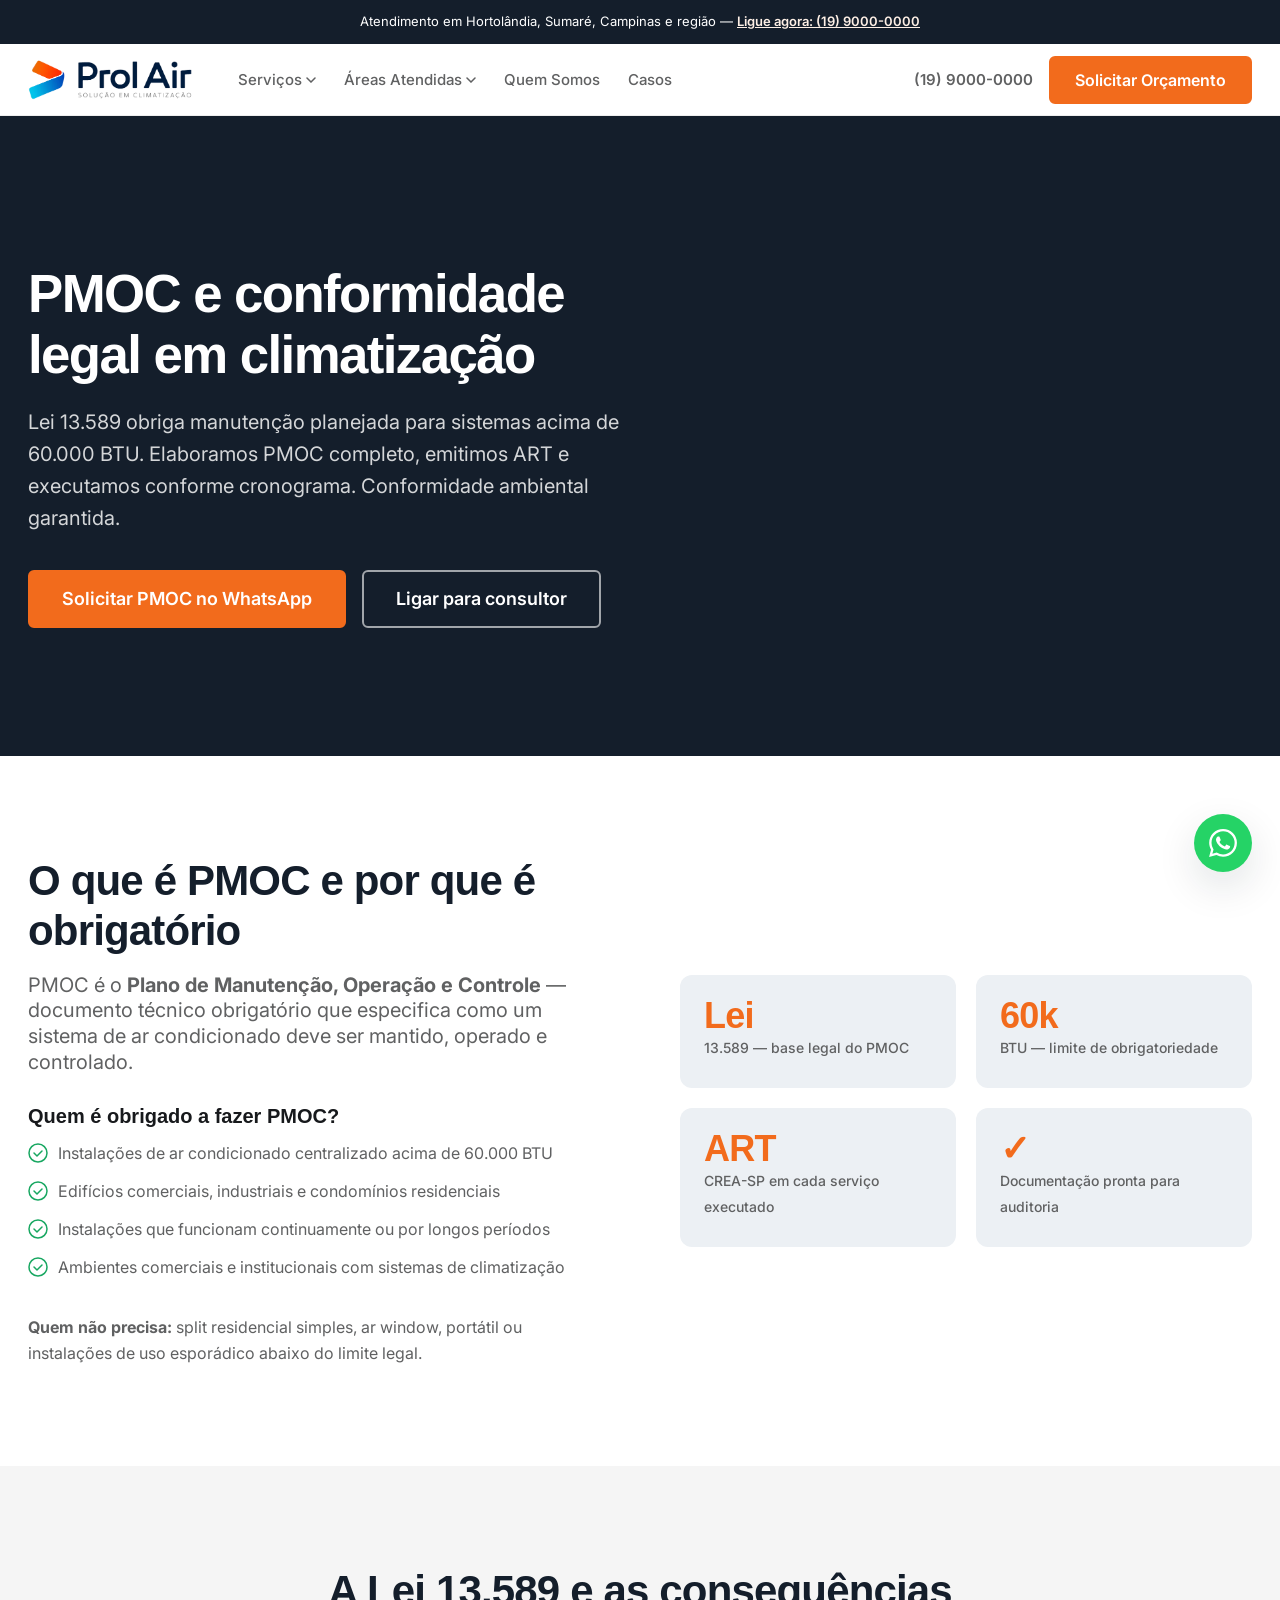
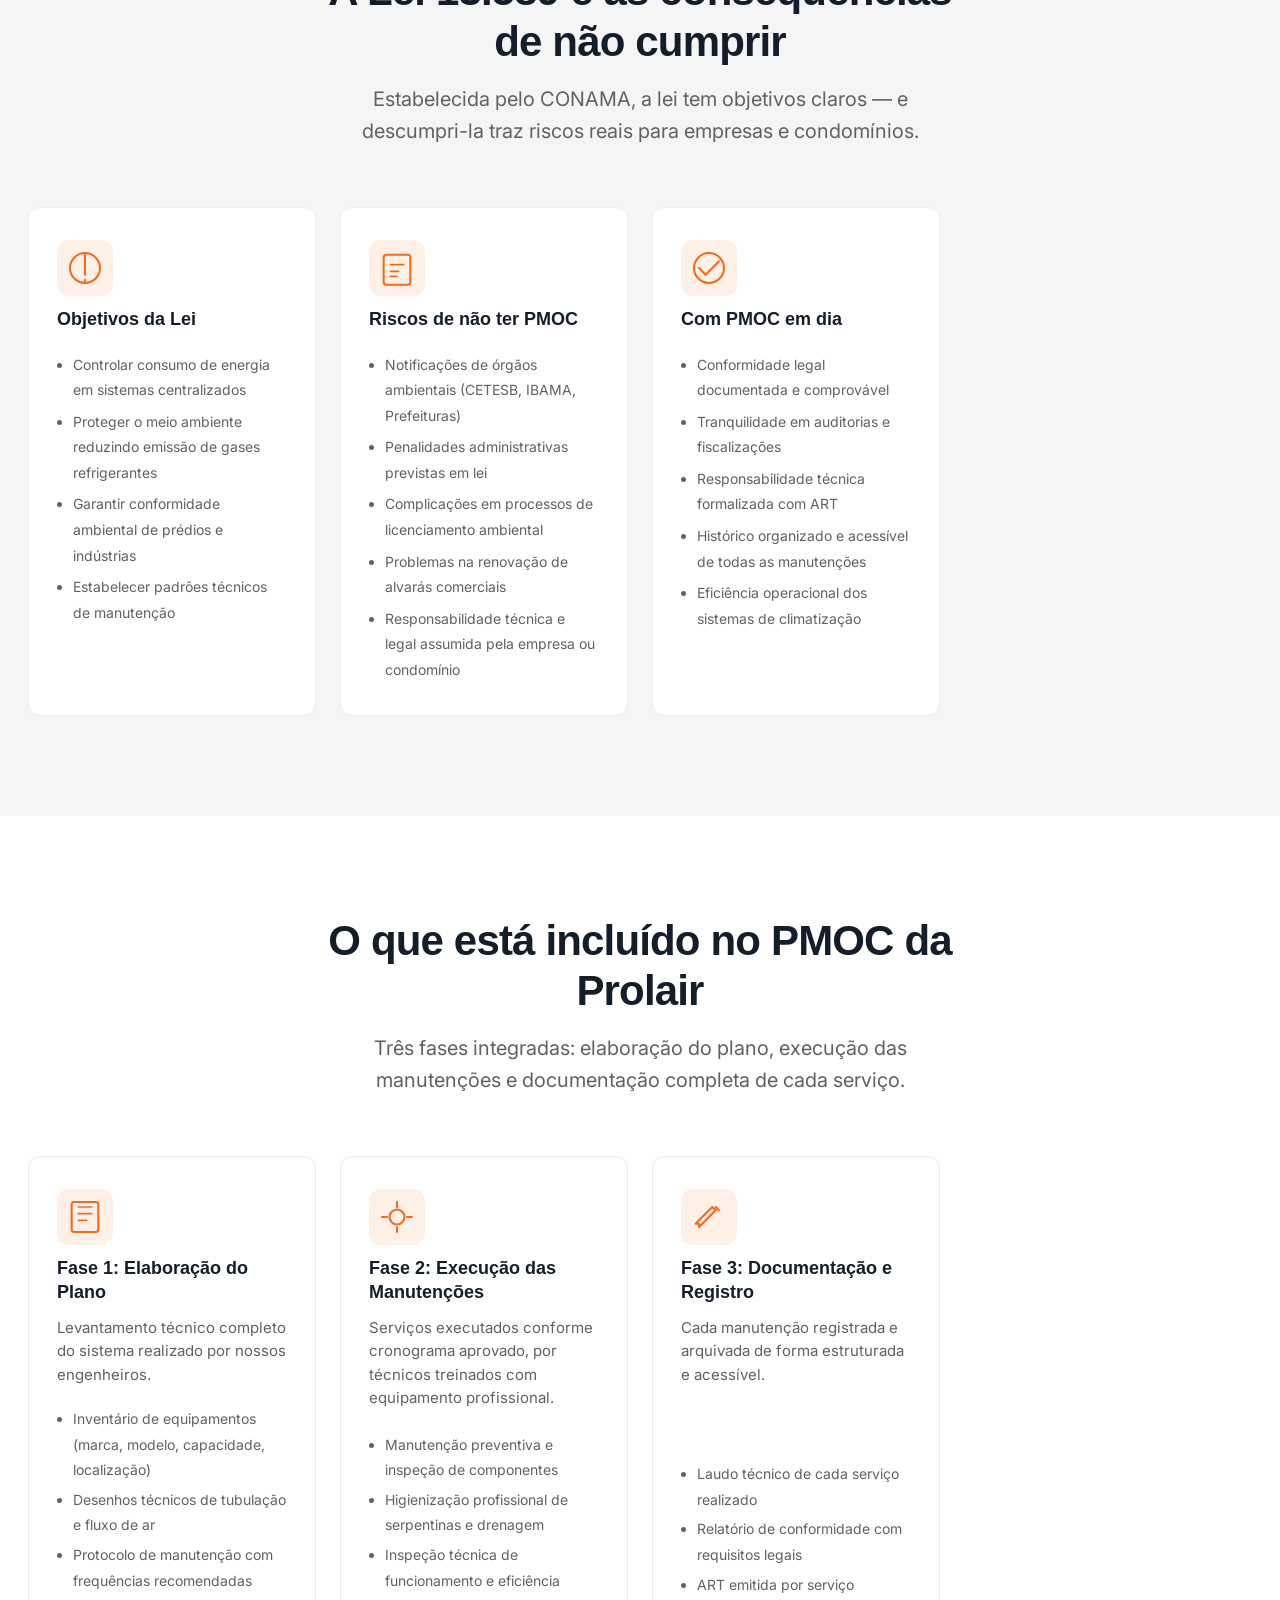
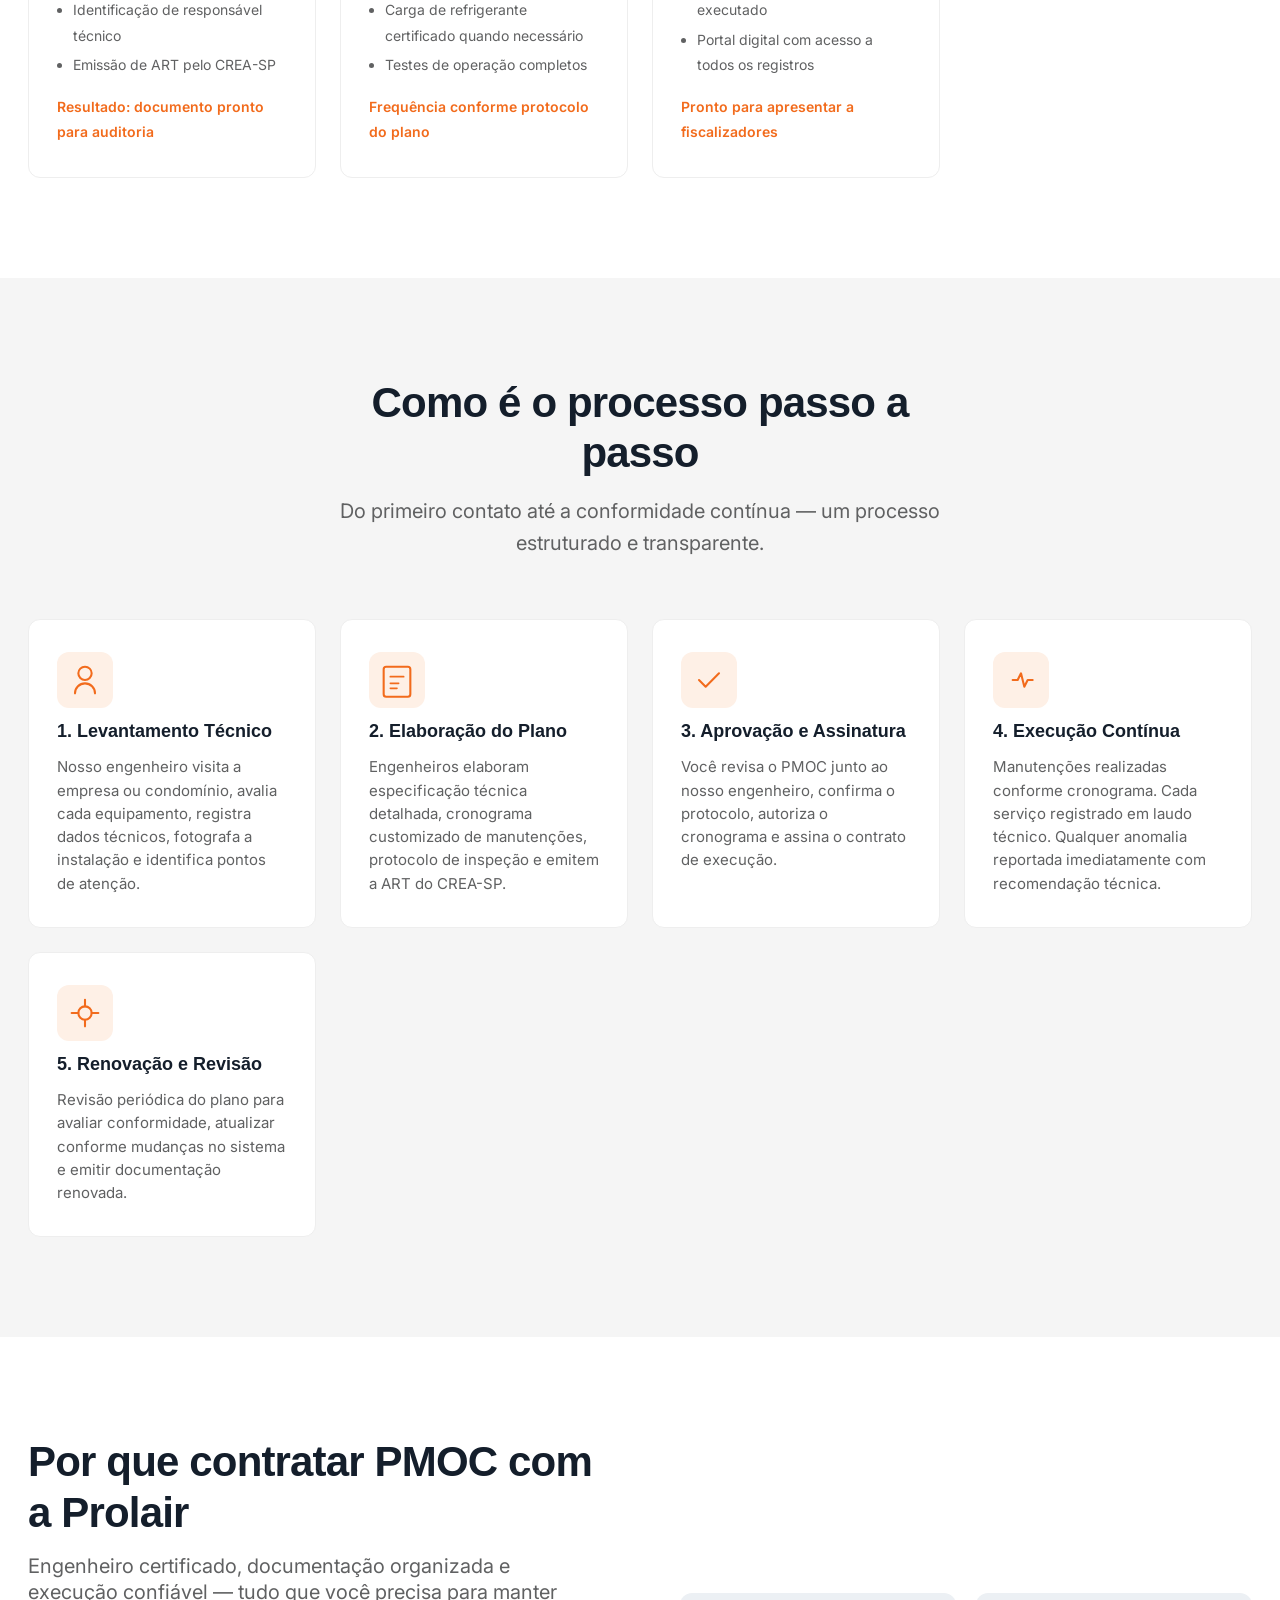
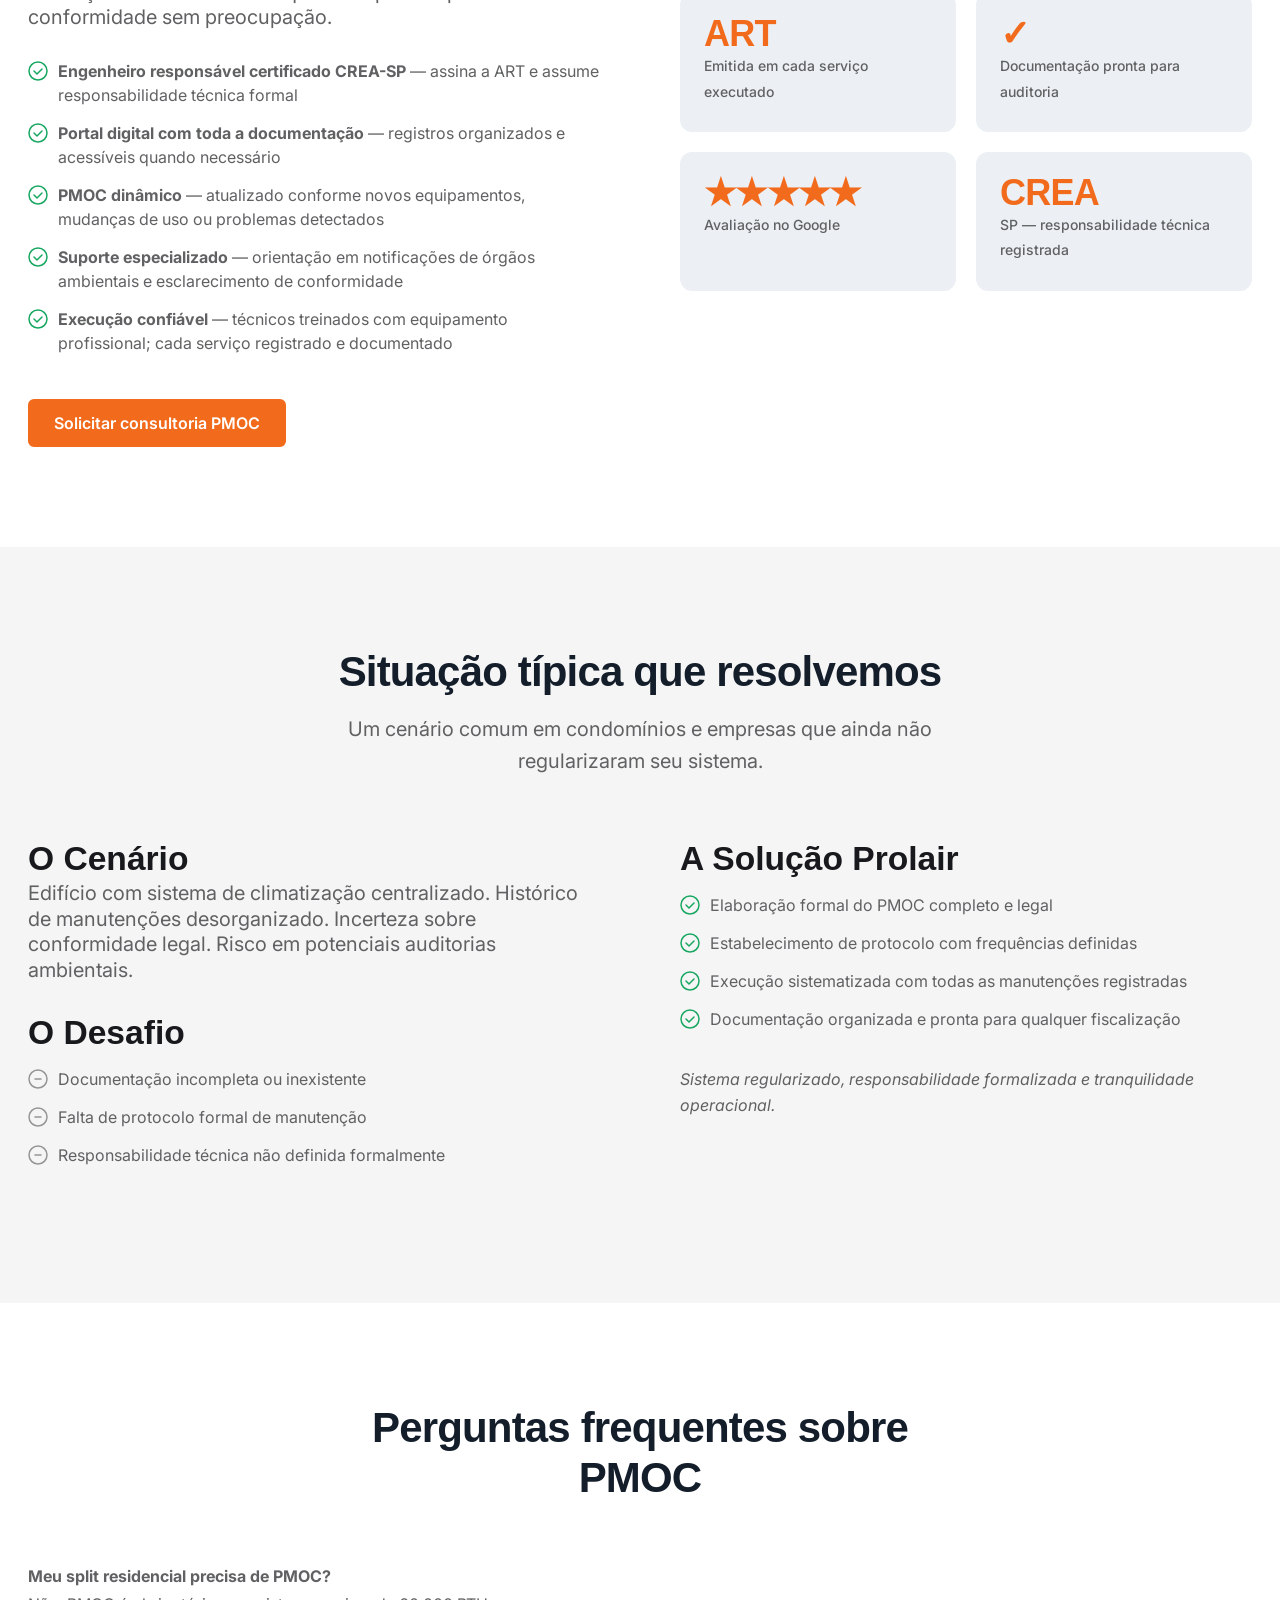
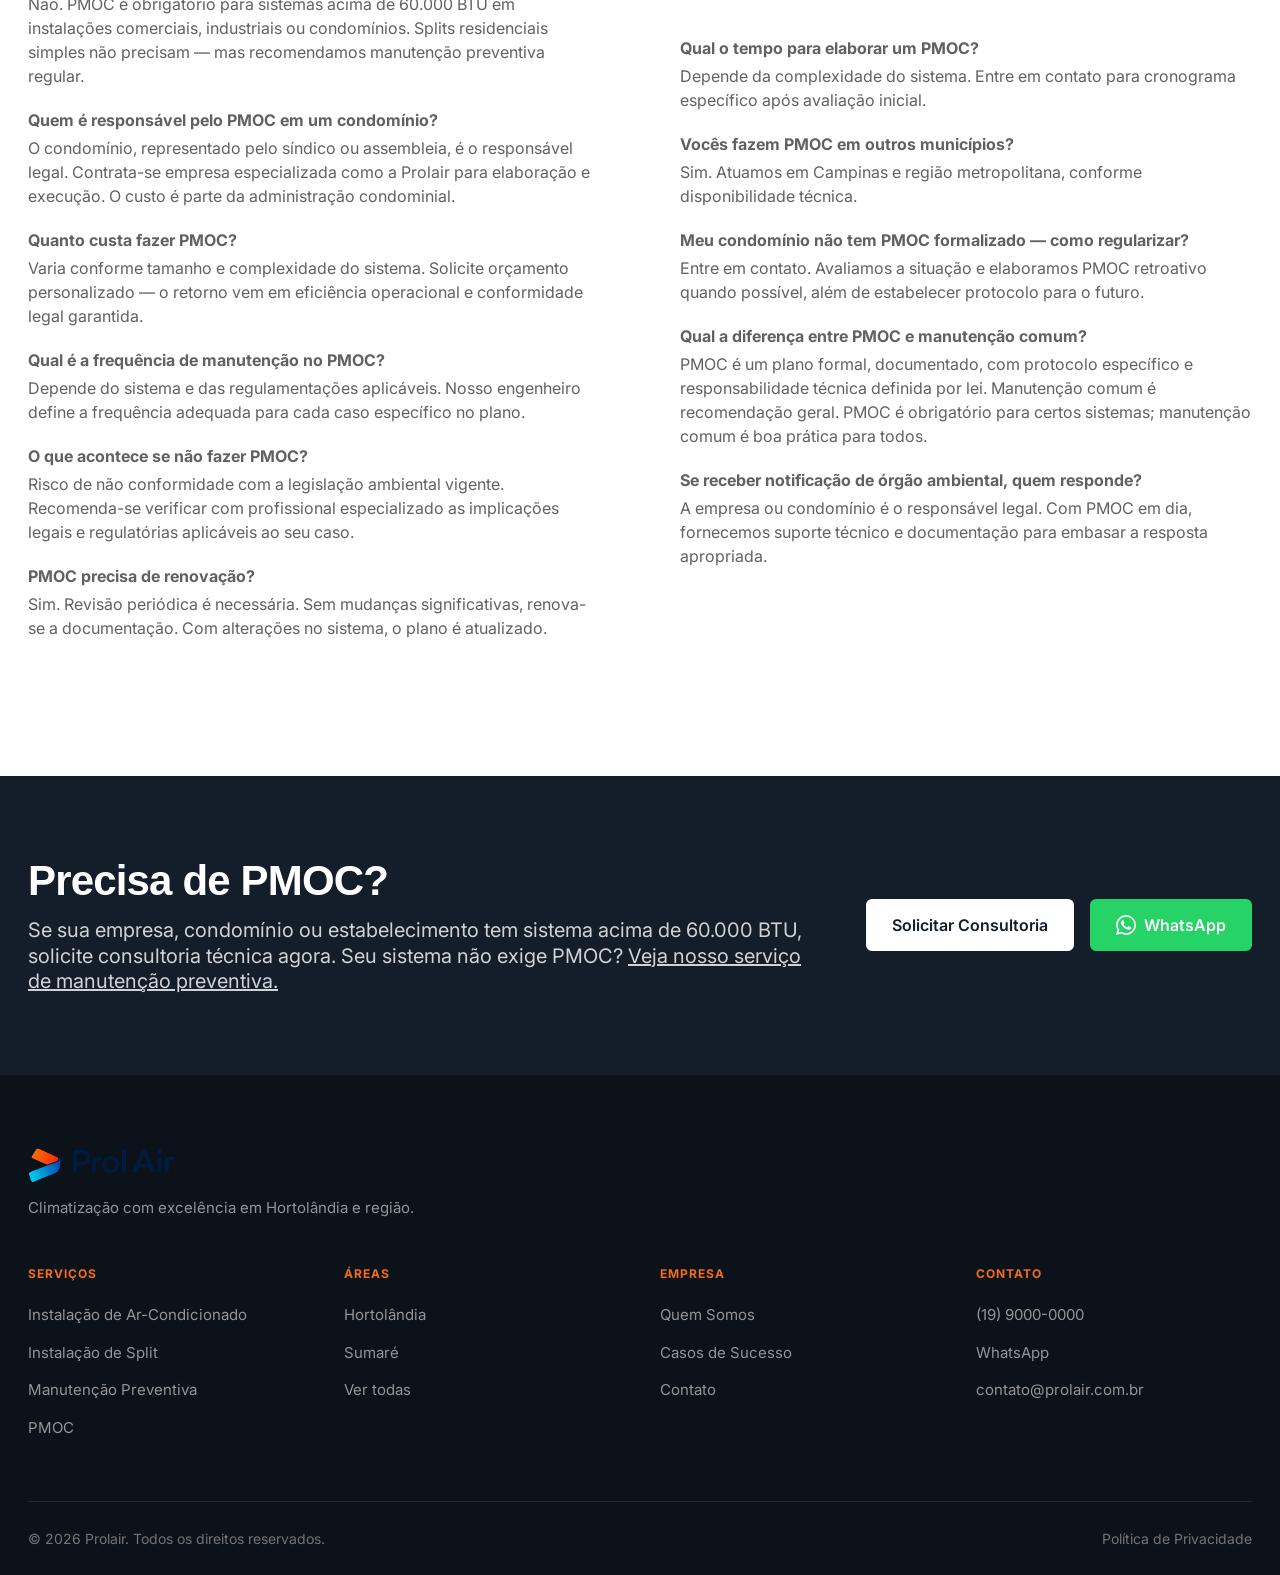
<file: servicos/pmoc.html>
<!DOCTYPE html>
<html lang="pt-BR">
<head>
  <style>body {transition: opacity ease-in 0.2s; } body[unresolved] {opacity: 0; display: block; overflow: hidden; position: relative; } </style>
  <meta charset="UTF-8">
  <meta http-equiv="x-ua-compatible" content="ie=edge">
  <meta name="viewport" content="width=device-width, initial-scale=1, shrink-to-fit=no">
  <meta name="description" content="PMOC obrigatório para sistemas de ar condicionado acima de 60.000 BTU. Elaboração de plano, emissão de ART e execução conforme cronograma. Conformidade ambiental garantida.">
  <meta name="robots" content="INDEX, FOLLOW">
  <meta property="og:title" content="PMOC e Lei 13.589 | Conformidade Legal Climatização | Prolair">
  <meta property="og:description" content="Elaboração e execução de PMOC conforme Lei 13.589. ART do CREA-SP. Conformidade ambiental garantida.">
  <meta property="og:locale" content="pt_BR">
  <meta property="og:type" content="website">
  <title>PMOC Lei 13.589 | Conformidade Legal Climatização | Prolair</title>
  <link rel="canonical" href="https://prolair.com.br/servicos/pmoc">
  <link rel="preconnect" href="https://fonts.googleapis.com">
  <link rel="preconnect" href="https://fonts.gstatic.com" crossorigin>
  <link href="https://fonts.googleapis.com/css2?family=Finlandica+Headline:wght@600&family=Inter:wght@400;500;600;700&display=swap" rel="stylesheet">
  <link rel="stylesheet" href="/assets/css/style.css">

  <script type="application/ld+json">
  {
    "@context": "https://schema.org",
    "@type": "Service",
    "name": "PMOC - Plano de Manutenção, Operação e Controle",
    "description": "Elaboração e execução de PMOC conforme Lei 13.589. ART do CREA-SP. Conformidade ambiental.",
    "provider": { "@type": "LocalBusiness", "name": "Prolair Climatização", "telephone": "+551900000000", "url": "https://prolair.com.br" },
    "areaServed": ["Campinas", "Hortolândia", "Sumaré", "Valinhos", "Paulínia"],
    "serviceType": ["PMOC", "Documentação Ambiental", "ART CREA-SP"],
    "mainEntity": {
      "@type": "FAQPage",
      "mainEntity": [
        { "@type": "Question", "name": "Meu split residencial precisa de PMOC?", "acceptedAnswer": { "@type": "Answer", "text": "Não. PMOC é obrigatório para sistemas acima de 60.000 BTU em instalações comerciais, industriais ou condomínios." } },
        { "@type": "Question", "name": "Quem é responsável pelo PMOC em um condomínio?", "acceptedAnswer": { "@type": "Answer", "text": "O condomínio, representado pelo síndico, é responsável. Contrata-se empresa especializada para elaboração e execução." } },
        { "@type": "Question", "name": "O que acontece se não fazer PMOC?", "acceptedAnswer": { "@type": "Answer", "text": "Risco de não conformidade com a legislação ambiental vigente. Recomenda-se verificar com profissional especializado as implicações legais aplicáveis." } }
      ]
    }
  }
  </script>
</head>
<body>

<!-- HEADER -->
<div class="header-container">
  <div class="announcement-bar">
    <div class="container-inner">
      <p>Atendimento em Hortolândia, Sumaré, Campinas e região — <a href="tel:+551900000000" class="announcement-link">Ligue agora: (19) 9000-0000</a></p>
    </div>
  </div>
  <header class="website-header" id="header">
    <div class="website-header--inner">
      <a href="/" class="header-logo" aria-label="Prolair">
        <img src="/assets/img/logo-prolair.webp" alt="Prolair" width="166" height="40">
      </a>
      <nav class="main-nav" aria-label="Menu principal">
        <ul class="nav-list">
          <li class="nav-item has-submenu">
            <a href="/servicos/" class="nav-link">Serviços <svg class="nav-caret" viewBox="0 0 10 6" width="10" height="6"><path d="M1 1l4 4 4-4" stroke="currentColor" stroke-width="1.5" fill="none" stroke-linecap="round"/></svg></a>
            <ul class="submenu">
              <li><a href="/servicos/instalacao.html">Instalação de Ar-Condicionado</a></li>
              <li><a href="/servicos/instalacao-split.html">Instalação de Split</a></li>
              <li><a href="/servicos/manutencao.html">Manutenção Preventiva</a></li>
              <li><a href="/servicos/pmoc.html">PMOC</a></li>
            </ul>
          </li>
          <li class="nav-item has-submenu">
            <a href="/areas/" class="nav-link">Áreas Atendidas <svg class="nav-caret" viewBox="0 0 10 6" width="10" height="6"><path d="M1 1l4 4 4-4" stroke="currentColor" stroke-width="1.5" fill="none" stroke-linecap="round"/></svg></a>
            <ul class="submenu">
              <li><a href="/areas/hortolandia.html">Hortolândia</a></li>
              <li><a href="/areas/sumare.html">Sumaré</a></li>
            </ul>
          </li>
          <li class="nav-item"><a href="/institucional/quem-somos.html" class="nav-link">Quem Somos</a></li>
          <li class="nav-item"><a href="/institucional/casos.html" class="nav-link">Casos</a></li>
        </ul>
      </nav>
      <div class="header-actions">
        <a href="tel:+551900000000" class="header-phone">(19) 9000-0000</a>
        <a href="/institucional/contato.html" class="btn btn-primary">Solicitar Orçamento</a>
      </div>
      <button class="mobile-menu-toggle" aria-label="Abrir menu" aria-expanded="false">
        <span></span><span></span><span></span>
      </button>
    </div>
    <div class="mobile-nav" id="mobile-nav" aria-hidden="true">
      <ul class="mobile-nav-list">
        <li><a href="/servicos/">Serviços</a></li>
        <li><a href="/servicos/instalacao.html">→ Instalação</a></li>
        <li><a href="/servicos/instalacao-split.html">→ Instalação de Split</a></li>
        <li><a href="/servicos/manutencao.html">→ Manutenção</a></li>
        <li><a href="/servicos/pmoc.html">→ PMOC</a></li>
        <li><a href="/areas/">Áreas Atendidas</a></li>
        <li><a href="/areas/hortolandia.html">→ Hortolândia</a></li>
        <li><a href="/areas/sumare.html">→ Sumaré</a></li>
        <li><a href="/institucional/quem-somos.html">Quem Somos</a></li>
        <li><a href="/institucional/casos.html">Casos</a></li>
        <li><a href="/institucional/contato.html" class="btn btn-primary mobile-cta">Solicitar Orçamento</a></li>
      </ul>
    </div>
  </header>
</div>

<main class="main-container">

  <!-- HERO -->
  <section class="hero-section" id="hero">
    <div class="hero-bg">
      <div class="hero-gradient"></div>
    </div>
    <div class="hero-inner">
      <div class="hero-content">
        <h1 class="hero-h1">PMOC e conformidade legal em climatização</h1>
        <p class="hero-sub">Lei 13.589 obriga manutenção planejada para sistemas acima de 60.000 BTU. Elaboramos PMOC completo, emitimos ART e executamos conforme cronograma. Conformidade ambiental garantida.</p>
        <div class="hero-cta">
          <a href="https://wa.me/551900000000?text=Quero%20consultar%20sobre%20PMOC" class="btn btn-primary btn-lg">Solicitar PMOC no WhatsApp</a>
          <a href="tel:+551900000000" class="btn btn-ghost btn-lg">Ligar para consultor</a>
        </div>
      </div>
    </div>
  </section>

  <!-- O QUE É PMOC -->
  <section class="section trust-section" id="o-que-e">
    <div class="container">
      <div class="trust-grid">
        <div class="trust-content">
          <h2>O que é PMOC e por que é obrigatório</h2>
          <p class="trust-lead">PMOC é o <strong>Plano de Manutenção, Operação e Controle</strong> — documento técnico obrigatório que especifica como um sistema de ar condicionado deve ser mantido, operado e controlado.</p>
          <h3 style="margin-top: 24px; font-size: 20px">Quem é obrigado a fazer PMOC?</h3>
          <ul class="trust-list" style="margin-top: 12px">
            <li>
              <svg class="check-icon" viewBox="0 0 20 20" fill="none" width="20" height="20"><circle cx="10" cy="10" r="9" stroke="currentColor" stroke-width="1.5"/><path d="M6 10l3 3 5-5" stroke="currentColor" stroke-width="1.5" stroke-linecap="round" stroke-linejoin="round"/></svg>
              Instalações de ar condicionado centralizado acima de 60.000 BTU
            </li>
            <li>
              <svg class="check-icon" viewBox="0 0 20 20" fill="none" width="20" height="20"><circle cx="10" cy="10" r="9" stroke="currentColor" stroke-width="1.5"/><path d="M6 10l3 3 5-5" stroke="currentColor" stroke-width="1.5" stroke-linecap="round" stroke-linejoin="round"/></svg>
              Edifícios comerciais, industriais e condomínios residenciais
            </li>
            <li>
              <svg class="check-icon" viewBox="0 0 20 20" fill="none" width="20" height="20"><circle cx="10" cy="10" r="9" stroke="currentColor" stroke-width="1.5"/><path d="M6 10l3 3 5-5" stroke="currentColor" stroke-width="1.5" stroke-linecap="round" stroke-linejoin="round"/></svg>
              Instalações que funcionam continuamente ou por longos períodos
            </li>
            <li>
              <svg class="check-icon" viewBox="0 0 20 20" fill="none" width="20" height="20"><circle cx="10" cy="10" r="9" stroke="currentColor" stroke-width="1.5"/><path d="M6 10l3 3 5-5" stroke="currentColor" stroke-width="1.5" stroke-linecap="round" stroke-linejoin="round"/></svg>
              Ambientes comerciais e institucionais com sistemas de climatização
            </li>
          </ul>
          <p style="margin-top: 20px; color: var(--grey-7)"><strong>Quem não precisa:</strong> split residencial simples, ar window, portátil ou instalações de uso esporádico abaixo do limite legal.</p>
        </div>
        <div class="trust-stats">
          <div class="stat-card">
            <span class="stat-number">Lei</span>
            <span class="stat-label">13.589 — base legal do PMOC</span>
          </div>
          <div class="stat-card">
            <span class="stat-number">60k</span>
            <span class="stat-label">BTU — limite de obrigatoriedade</span>
          </div>
          <div class="stat-card">
            <span class="stat-number">ART</span>
            <span class="stat-label">CREA-SP em cada serviço executado</span>
          </div>
          <div class="stat-card">
            <span class="stat-number">✓</span>
            <span class="stat-label">Documentação pronta para auditoria</span>
          </div>
        </div>
      </div>
    </div>
  </section>

  <!-- LEI 13.589 E CONSEQUÊNCIAS -->
  <section class="section services-section" id="lei">
    <div class="container">
      <div class="section-header">
        <h2>A Lei 13.589 e as consequências de não cumprir</h2>
        <p class="section-sub">Estabelecida pelo CONAMA, a lei tem objetivos claros — e descumpri-la traz riscos reais para empresas e condomínios.</p>
      </div>
      <div class="services-grid">

        <div class="service-card">
          <div class="service-icon">
            <svg viewBox="0 0 48 48" fill="none" width="40" height="40"><path d="M24 8v24M24 38v2" stroke="currentColor" stroke-width="2.5" stroke-linecap="round"/><circle cx="24" cy="24" r="18" stroke="currentColor" stroke-width="2.5"/></svg>
          </div>
          <h3>Objetivos da Lei</h3>
          <ul style="margin-top: 8px; padding-left: 16px; color: var(--grey-7); font-size: 14px; display: flex; flex-direction: column; gap: 6px; list-style: disc">
            <li>Controlar consumo de energia em sistemas centralizados</li>
            <li>Proteger o meio ambiente reduzindo emissão de gases refrigerantes</li>
            <li>Garantir conformidade ambiental de prédios e indústrias</li>
            <li>Estabelecer padrões técnicos de manutenção</li>
          </ul>
        </div>

        <div class="service-card">
          <div class="service-icon">
            <svg viewBox="0 0 48 48" fill="none" width="40" height="40"><rect x="8" y="8" width="32" height="36" rx="3" stroke="currentColor" stroke-width="2.5"/><path d="M16 20h16M16 28h10M16 34h8" stroke="currentColor" stroke-width="2" stroke-linecap="round"/></svg>
          </div>
          <h3>Riscos de não ter PMOC</h3>
          <ul style="margin-top: 8px; padding-left: 16px; color: var(--grey-7); font-size: 14px; display: flex; flex-direction: column; gap: 6px; list-style: disc">
            <li>Notificações de órgãos ambientais (CETESB, IBAMA, Prefeituras)</li>
            <li>Penalidades administrativas previstas em lei</li>
            <li>Complicações em processos de licenciamento ambiental</li>
            <li>Problemas na renovação de alvarás comerciais</li>
            <li>Responsabilidade técnica e legal assumida pela empresa ou condomínio</li>
          </ul>
        </div>

        <div class="service-card">
          <div class="service-icon">
            <svg viewBox="0 0 48 48" fill="none" width="40" height="40"><path d="M12 24l8 8 16-16" stroke="currentColor" stroke-width="2.5" stroke-linecap="round" stroke-linejoin="round"/><circle cx="24" cy="24" r="18" stroke="currentColor" stroke-width="2.5"/></svg>
          </div>
          <h3>Com PMOC em dia</h3>
          <ul style="margin-top: 8px; padding-left: 16px; color: var(--grey-7); font-size: 14px; display: flex; flex-direction: column; gap: 6px; list-style: disc">
            <li>Conformidade legal documentada e comprovável</li>
            <li>Tranquilidade em auditorias e fiscalizações</li>
            <li>Responsabilidade técnica formalizada com ART</li>
            <li>Histórico organizado e acessível de todas as manutenções</li>
            <li>Eficiência operacional dos sistemas de climatização</li>
          </ul>
        </div>

      </div>
    </div>
  </section>

  <!-- O QUE INCLUI O PMOC -->
  <section class="section trust-section" id="incluido">
    <div class="container">
      <div class="section-header">
        <h2>O que está incluído no PMOC da Prolair</h2>
        <p class="section-sub">Três fases integradas: elaboração do plano, execução das manutenções e documentação completa de cada serviço.</p>
      </div>
      <div class="services-grid">

        <div class="service-card">
          <div class="service-icon">
            <svg viewBox="0 0 48 48" fill="none" width="40" height="40"><path d="M16 12h16M16 20h16M16 28h10" stroke="currentColor" stroke-width="2" stroke-linecap="round"/><rect x="8" y="6" width="32" height="36" rx="3" stroke="currentColor" stroke-width="2.5"/></svg>
          </div>
          <h3>Fase 1: Elaboração do Plano</h3>
          <p>Levantamento técnico completo do sistema realizado por nossos engenheiros.</p>
          <ul style="margin-top: 8px; padding-left: 16px; color: var(--grey-7); font-size: 14px; display: flex; flex-direction: column; gap: 4px; list-style: disc">
            <li>Inventário de equipamentos (marca, modelo, capacidade, localização)</li>
            <li>Desenhos técnicos de tubulação e fluxo de ar</li>
            <li>Protocolo de manutenção com frequências recomendadas</li>
            <li>Identificação de responsável técnico</li>
            <li>Emissão de ART pelo CREA-SP</li>
          </ul>
          <span class="card-link">Resultado: documento pronto para auditoria</span>
        </div>

        <div class="service-card">
          <div class="service-icon">
            <svg viewBox="0 0 48 48" fill="none" width="40" height="40"><path d="M24 6v6M24 36v6M6 24h6M36 24h6" stroke="currentColor" stroke-width="2.5" stroke-linecap="round"/><circle cx="24" cy="24" r="9" stroke="currentColor" stroke-width="2.5"/></svg>
          </div>
          <h3>Fase 2: Execução das Manutenções</h3>
          <p>Serviços executados conforme cronograma aprovado, por técnicos treinados com equipamento profissional.</p>
          <ul style="margin-top: 8px; padding-left: 16px; color: var(--grey-7); font-size: 14px; display: flex; flex-direction: column; gap: 4px; list-style: disc">
            <li>Manutenção preventiva e inspeção de componentes</li>
            <li>Higienização profissional de serpentinas e drenagem</li>
            <li>Inspeção técnica de funcionamento e eficiência</li>
            <li>Carga de refrigerante certificado quando necessário</li>
            <li>Testes de operação completos</li>
          </ul>
          <span class="card-link">Frequência conforme protocolo do plano</span>
        </div>

        <div class="service-card">
          <div class="service-icon">
            <svg viewBox="0 0 48 48" fill="none" width="40" height="40"><path d="M12 36l4-4 16-16-4-4-16 16-4 4h4v4z" stroke="currentColor" stroke-width="2.5" stroke-linecap="round" stroke-linejoin="round"/><path d="M32 12l4 4" stroke="currentColor" stroke-width="2.5" stroke-linecap="round"/></svg>
          </div>
          <h3>Fase 3: Documentação e Registro</h3>
          <p>Cada manutenção registrada e arquivada de forma estruturada e acessível.</p>
          <ul style="margin-top: 8px; padding-left: 16px; color: var(--grey-7); font-size: 14px; display: flex; flex-direction: column; gap: 4px; list-style: disc">
            <li>Laudo técnico de cada serviço realizado</li>
            <li>Relatório de conformidade com requisitos legais</li>
            <li>ART emitida por serviço executado</li>
            <li>Portal digital com acesso a todos os registros</li>
          </ul>
          <span class="card-link">Pronto para apresentar a fiscalizadores</span>
        </div>

      </div>
    </div>
  </section>

  <!-- PROCESSO -->
  <section class="section services-section" id="processo">
    <div class="container">
      <div class="section-header">
        <h2>Como é o processo passo a passo</h2>
        <p class="section-sub">Do primeiro contato até a conformidade contínua — um processo estruturado e transparente.</p>
      </div>
      <div class="services-grid">

        <div class="service-card">
          <div class="service-icon">
            <svg viewBox="0 0 48 48" fill="none" width="40" height="40"><circle cx="24" cy="16" r="8" stroke="currentColor" stroke-width="2.5"/><path d="M12 40c0-6.627 5.373-12 12-12s12 5.373 12 12" stroke="currentColor" stroke-width="2.5" stroke-linecap="round"/></svg>
          </div>
          <h3>1. Levantamento Técnico</h3>
          <p>Nosso engenheiro visita a empresa ou condomínio, avalia cada equipamento, registra dados técnicos, fotografa a instalação e identifica pontos de atenção.</p>
        </div>

        <div class="service-card">
          <div class="service-icon">
            <svg viewBox="0 0 48 48" fill="none" width="40" height="40"><rect x="8" y="8" width="32" height="36" rx="3" stroke="currentColor" stroke-width="2.5"/><path d="M16 20h16M16 28h10M16 34h8" stroke="currentColor" stroke-width="2" stroke-linecap="round"/></svg>
          </div>
          <h3>2. Elaboração do Plano</h3>
          <p>Engenheiros elaboram especificação técnica detalhada, cronograma customizado de manutenções, protocolo de inspeção e emitem a ART do CREA-SP.</p>
        </div>

        <div class="service-card">
          <div class="service-icon">
            <svg viewBox="0 0 48 48" fill="none" width="40" height="40"><path d="M12 24l8 8 16-16" stroke="currentColor" stroke-width="2.5" stroke-linecap="round" stroke-linejoin="round"/></svg>
          </div>
          <h3>3. Aprovação e Assinatura</h3>
          <p>Você revisa o PMOC junto ao nosso engenheiro, confirma o protocolo, autoriza o cronograma e assina o contrato de execução.</p>
        </div>

        <div class="service-card">
          <div class="service-icon">
            <svg viewBox="0 0 48 48" fill="none" width="40" height="40"><path d="M14 24h6l4-8 4 16 4-8h6" stroke="currentColor" stroke-width="2.5" stroke-linecap="round" stroke-linejoin="round"/></svg>
          </div>
          <h3>4. Execução Contínua</h3>
          <p>Manutenções realizadas conforme cronograma. Cada serviço registrado em laudo técnico. Qualquer anomalia reportada imediatamente com recomendação técnica.</p>
        </div>

        <div class="service-card">
          <div class="service-icon">
            <svg viewBox="0 0 48 48" fill="none" width="40" height="40"><path d="M24 8v8M24 32v8M8 24h8M32 24h8" stroke="currentColor" stroke-width="2.5" stroke-linecap="round"/><circle cx="24" cy="24" r="8" stroke="currentColor" stroke-width="2.5"/></svg>
          </div>
          <h3>5. Renovação e Revisão</h3>
          <p>Revisão periódica do plano para avaliar conformidade, atualizar conforme mudanças no sistema e emitir documentação renovada.</p>
        </div>

      </div>
    </div>
  </section>

  <!-- DIFERENCIAIS -->
  <section class="section trust-section" id="diferenciais">
    <div class="container">
      <div class="trust-grid">
        <div class="trust-content">
          <h2>Por que contratar PMOC com a Prolair</h2>
          <p class="trust-lead">Engenheiro certificado, documentação organizada e execução confiável — tudo que você precisa para manter conformidade sem preocupação.</p>
          <ul class="trust-list">
            <li>
              <svg class="check-icon" viewBox="0 0 20 20" fill="none" width="20" height="20"><circle cx="10" cy="10" r="9" stroke="currentColor" stroke-width="1.5"/><path d="M6 10l3 3 5-5" stroke="currentColor" stroke-width="1.5" stroke-linecap="round" stroke-linejoin="round"/></svg>
              <span><strong>Engenheiro responsável certificado CREA-SP</strong> — assina a ART e assume responsabilidade técnica formal</span>
            </li>
            <li>
              <svg class="check-icon" viewBox="0 0 20 20" fill="none" width="20" height="20"><circle cx="10" cy="10" r="9" stroke="currentColor" stroke-width="1.5"/><path d="M6 10l3 3 5-5" stroke="currentColor" stroke-width="1.5" stroke-linecap="round" stroke-linejoin="round"/></svg>
              <span><strong>Portal digital com toda a documentação</strong> — registros organizados e acessíveis quando necessário</span>
            </li>
            <li>
              <svg class="check-icon" viewBox="0 0 20 20" fill="none" width="20" height="20"><circle cx="10" cy="10" r="9" stroke="currentColor" stroke-width="1.5"/><path d="M6 10l3 3 5-5" stroke="currentColor" stroke-width="1.5" stroke-linecap="round" stroke-linejoin="round"/></svg>
              <span><strong>PMOC dinâmico</strong> — atualizado conforme novos equipamentos, mudanças de uso ou problemas detectados</span>
            </li>
            <li>
              <svg class="check-icon" viewBox="0 0 20 20" fill="none" width="20" height="20"><circle cx="10" cy="10" r="9" stroke="currentColor" stroke-width="1.5"/><path d="M6 10l3 3 5-5" stroke="currentColor" stroke-width="1.5" stroke-linecap="round" stroke-linejoin="round"/></svg>
              <span><strong>Suporte especializado</strong> — orientação em notificações de órgãos ambientais e esclarecimento de conformidade</span>
            </li>
            <li>
              <svg class="check-icon" viewBox="0 0 20 20" fill="none" width="20" height="20"><circle cx="10" cy="10" r="9" stroke="currentColor" stroke-width="1.5"/><path d="M6 10l3 3 5-5" stroke="currentColor" stroke-width="1.5" stroke-linecap="round" stroke-linejoin="round"/></svg>
              <span><strong>Execução confiável</strong> — técnicos treinados com equipamento profissional; cada serviço registrado e documentado</span>
            </li>
          </ul>
          <a href="https://wa.me/551900000000?text=Quero%20consultar%20sobre%20PMOC" class="btn btn-primary" style="margin-top: 8px">Solicitar consultoria PMOC</a>
        </div>
        <div class="trust-stats">
          <div class="stat-card">
            <span class="stat-number">ART</span>
            <span class="stat-label">Emitida em cada serviço executado</span>
          </div>
          <div class="stat-card">
            <span class="stat-number">✓</span>
            <span class="stat-label">Documentação pronta para auditoria</span>
          </div>
          <div class="stat-card">
            <span class="stat-number">★★★★★</span>
            <span class="stat-label">Avaliação no Google</span>
          </div>
          <div class="stat-card">
            <span class="stat-number">CREA</span>
            <span class="stat-label">SP — responsabilidade técnica registrada</span>
          </div>
        </div>
      </div>
    </div>
  </section>

  <!-- CASO CONCEITUAL -->
  <section class="section services-section" id="caso">
    <div class="container">
      <div class="section-header">
        <h2>Situação típica que resolvemos</h2>
        <p class="section-sub">Um cenário comum em condomínios e empresas que ainda não regularizaram seu sistema.</p>
      </div>
      <div class="trust-grid" style="align-items: start">
        <div class="trust-content">
          <h3>O Cenário</h3>
          <p class="trust-lead">Edifício com sistema de climatização centralizado. Histórico de manutenções desorganizado. Incerteza sobre conformidade legal. Risco em potenciais auditorias ambientais.</p>
          <h3 style="margin-top: 24px">O Desafio</h3>
          <ul class="trust-list" style="margin-top: 12px">
            <li>
              <svg class="check-icon" style="color: var(--grey-5)" viewBox="0 0 20 20" fill="none" width="20" height="20"><circle cx="10" cy="10" r="9" stroke="currentColor" stroke-width="1.5"/><path d="M7 10h6" stroke="currentColor" stroke-width="1.5" stroke-linecap="round"/></svg>
              Documentação incompleta ou inexistente
            </li>
            <li>
              <svg class="check-icon" style="color: var(--grey-5)" viewBox="0 0 20 20" fill="none" width="20" height="20"><circle cx="10" cy="10" r="9" stroke="currentColor" stroke-width="1.5"/><path d="M7 10h6" stroke="currentColor" stroke-width="1.5" stroke-linecap="round"/></svg>
              Falta de protocolo formal de manutenção
            </li>
            <li>
              <svg class="check-icon" style="color: var(--grey-5)" viewBox="0 0 20 20" fill="none" width="20" height="20"><circle cx="10" cy="10" r="9" stroke="currentColor" stroke-width="1.5"/><path d="M7 10h6" stroke="currentColor" stroke-width="1.5" stroke-linecap="round"/></svg>
              Responsabilidade técnica não definida formalmente
            </li>
          </ul>
        </div>
        <div class="trust-content">
          <h3>A Solução Prolair</h3>
          <ul class="trust-list" style="margin-top: 12px">
            <li>
              <svg class="check-icon" viewBox="0 0 20 20" fill="none" width="20" height="20"><circle cx="10" cy="10" r="9" stroke="currentColor" stroke-width="1.5"/><path d="M6 10l3 3 5-5" stroke="currentColor" stroke-width="1.5" stroke-linecap="round" stroke-linejoin="round"/></svg>
              Elaboração formal do PMOC completo e legal
            </li>
            <li>
              <svg class="check-icon" viewBox="0 0 20 20" fill="none" width="20" height="20"><circle cx="10" cy="10" r="9" stroke="currentColor" stroke-width="1.5"/><path d="M6 10l3 3 5-5" stroke="currentColor" stroke-width="1.5" stroke-linecap="round" stroke-linejoin="round"/></svg>
              Estabelecimento de protocolo com frequências definidas
            </li>
            <li>
              <svg class="check-icon" viewBox="0 0 20 20" fill="none" width="20" height="20"><circle cx="10" cy="10" r="9" stroke="currentColor" stroke-width="1.5"/><path d="M6 10l3 3 5-5" stroke="currentColor" stroke-width="1.5" stroke-linecap="round" stroke-linejoin="round"/></svg>
              Execução sistematizada com todas as manutenções registradas
            </li>
            <li>
              <svg class="check-icon" viewBox="0 0 20 20" fill="none" width="20" height="20"><circle cx="10" cy="10" r="9" stroke="currentColor" stroke-width="1.5"/><path d="M6 10l3 3 5-5" stroke="currentColor" stroke-width="1.5" stroke-linecap="round" stroke-linejoin="round"/></svg>
              Documentação organizada e pronta para qualquer fiscalização
            </li>
          </ul>
          <p style="margin-top: 20px; color: var(--grey-7); font-style: italic">Sistema regularizado, responsabilidade formalizada e tranquilidade operacional.</p>
        </div>
      </div>
    </div>
  </section>

  <!-- FAQ -->
  <section class="section trust-section" id="faq">
    <div class="container">
      <div class="section-header">
        <h2>Perguntas frequentes sobre PMOC</h2>
      </div>
      <div class="trust-grid">
        <div class="trust-content">
          <ul class="trust-list" style="gap: 20px">
            <li style="flex-direction: column; align-items: flex-start; gap: 4px">
              <strong>Meu split residencial precisa de PMOC?</strong>
              <span>Não. PMOC é obrigatório para sistemas acima de 60.000 BTU em instalações comerciais, industriais ou condomínios. Splits residenciais simples não precisam — mas recomendamos manutenção preventiva regular.</span>
            </li>
            <li style="flex-direction: column; align-items: flex-start; gap: 4px">
              <strong>Quem é responsável pelo PMOC em um condomínio?</strong>
              <span>O condomínio, representado pelo síndico ou assembleia, é o responsável legal. Contrata-se empresa especializada como a Prolair para elaboração e execução. O custo é parte da administração condominial.</span>
            </li>
            <li style="flex-direction: column; align-items: flex-start; gap: 4px">
              <strong>Quanto custa fazer PMOC?</strong>
              <span>Varia conforme tamanho e complexidade do sistema. Solicite orçamento personalizado — o retorno vem em eficiência operacional e conformidade legal garantida.</span>
            </li>
            <li style="flex-direction: column; align-items: flex-start; gap: 4px">
              <strong>Qual é a frequência de manutenção no PMOC?</strong>
              <span>Depende do sistema e das regulamentações aplicáveis. Nosso engenheiro define a frequência adequada para cada caso específico no plano.</span>
            </li>
            <li style="flex-direction: column; align-items: flex-start; gap: 4px">
              <strong>O que acontece se não fazer PMOC?</strong>
              <span>Risco de não conformidade com a legislação ambiental vigente. Recomenda-se verificar com profissional especializado as implicações legais e regulatórias aplicáveis ao seu caso.</span>
            </li>
            <li style="flex-direction: column; align-items: flex-start; gap: 4px">
              <strong>PMOC precisa de renovação?</strong>
              <span>Sim. Revisão periódica é necessária. Sem mudanças significativas, renova-se a documentação. Com alterações no sistema, o plano é atualizado.</span>
            </li>
          </ul>
        </div>
        <div class="trust-content">
          <ul class="trust-list" style="gap: 20px">
            <li style="flex-direction: column; align-items: flex-start; gap: 4px">
              <strong>Qual o tempo para elaborar um PMOC?</strong>
              <span>Depende da complexidade do sistema. Entre em contato para cronograma específico após avaliação inicial.</span>
            </li>
            <li style="flex-direction: column; align-items: flex-start; gap: 4px">
              <strong>Vocês fazem PMOC em outros municípios?</strong>
              <span>Sim. Atuamos em Campinas e região metropolitana, conforme disponibilidade técnica.</span>
            </li>
            <li style="flex-direction: column; align-items: flex-start; gap: 4px">
              <strong>Meu condomínio não tem PMOC formalizado — como regularizar?</strong>
              <span>Entre em contato. Avaliamos a situação e elaboramos PMOC retroativo quando possível, além de estabelecer protocolo para o futuro.</span>
            </li>
            <li style="flex-direction: column; align-items: flex-start; gap: 4px">
              <strong>Qual a diferença entre PMOC e manutenção comum?</strong>
              <span>PMOC é um plano formal, documentado, com protocolo específico e responsabilidade técnica definida por lei. Manutenção comum é recomendação geral. PMOC é obrigatório para certos sistemas; manutenção comum é boa prática para todos.</span>
            </li>
            <li style="flex-direction: column; align-items: flex-start; gap: 4px">
              <strong>Se receber notificação de órgão ambiental, quem responde?</strong>
              <span>A empresa ou condomínio é o responsável legal. Com PMOC em dia, fornecemos suporte técnico e documentação para embasar a resposta apropriada.</span>
            </li>
          </ul>
        </div>
      </div>
    </div>
  </section>

  <!-- CTA FINAL -->
  <section class="section cta-band" id="cta">
    <div class="container">
      <div class="cta-band-inner">
        <div>
          <h2>Precisa de PMOC?</h2>
          <p>Se sua empresa, condomínio ou estabelecimento tem sistema acima de 60.000 BTU, solicite consultoria técnica agora. Seu sistema não exige PMOC? <a href="/servicos/manutencao.html" style="color: inherit; text-decoration: underline">Veja nosso serviço de manutenção preventiva.</a></p>
        </div>
        <div class="cta-band-actions">
          <a href="/institucional/contato.html" class="btn btn-white">Solicitar Consultoria</a>
          <a href="https://wa.me/551900000000?text=Quero%20consultar%20sobre%20PMOC" target="_blank" rel="noopener" class="btn btn-whatsapp">
            <svg viewBox="0 0 24 24" fill="currentColor" width="20" height="20"><path d="M17.472 14.382c-.297-.149-1.758-.867-2.03-.967-.273-.099-.471-.148-.67.15-.197.297-.767.966-.94 1.164-.173.199-.347.223-.644.075-.297-.15-1.255-.463-2.39-1.475-.883-.788-1.48-1.761-1.653-2.059-.173-.297-.018-.458.13-.606.134-.133.298-.347.446-.52.149-.174.198-.298.298-.497.099-.198.05-.371-.025-.52-.075-.149-.669-1.612-.916-2.207-.242-.579-.487-.5-.669-.51-.173-.008-.371-.01-.57-.01-.198 0-.52.074-.792.372-.272.297-1.04 1.016-1.04 2.479 0 1.462 1.065 2.875 1.213 3.074.149.198 2.096 3.2 5.077 4.487.709.306 1.262.489 1.694.625.712.227 1.36.195 1.871.118.571-.085 1.758-.719 2.006-1.413.248-.694.248-1.289.173-1.413-.074-.124-.272-.198-.57-.347m-5.421 7.403h-.004a9.87 9.87 0 01-5.031-1.378l-.361-.214-3.741.982.998-3.648-.235-.374a9.86 9.86 0 01-1.51-5.26c.001-5.45 4.436-9.884 9.888-9.884 2.64 0 5.122 1.03 6.988 2.898a9.825 9.825 0 012.893 6.994c-.003 5.45-4.437 9.884-9.885 9.884m8.413-18.297A11.815 11.815 0 0012.05 0C5.495 0 .16 5.335.157 11.892c0 2.096.547 4.142 1.588 5.945L.057 24l6.305-1.654a11.882 11.882 0 005.683 1.448h.005c6.554 0 11.89-5.335 11.893-11.893a11.821 11.821 0 00-3.48-8.413z"/></svg>
            WhatsApp
          </a>
        </div>
      </div>
    </div>
  </section>

</main>

<!-- FOOTER -->
<footer class="site-footer" id="footer">
  <div class="footer-inner">
    <div class="footer-logo">
      <a href="/" aria-label="Prolair">
        <img src="/assets/img/logo-prolair.webp" alt="Prolair" width="149" height="36" class="footer-logo-img">
      </a>
      <p class="footer-tagline">Climatização com excelência em Hortolândia e região.</p>
    </div>
    <div class="footer-body">
      <div class="footer-col">
        <div class="footer-col-title">Serviços</div>
        <a href="/servicos/instalacao.html">Instalação de Ar-Condicionado</a>
        <a href="/servicos/instalacao-split.html">Instalação de Split</a>
        <a href="/servicos/manutencao.html">Manutenção Preventiva</a>
        <a href="/servicos/pmoc.html">PMOC</a>
      </div>
      <div class="footer-col">
        <div class="footer-col-title">Áreas</div>
        <a href="/areas/hortolandia.html">Hortolândia</a>
        <a href="/areas/sumare.html">Sumaré</a>
        <a href="/areas/">Ver todas</a>
      </div>
      <div class="footer-col">
        <div class="footer-col-title">Empresa</div>
        <a href="/institucional/quem-somos.html">Quem Somos</a>
        <a href="/institucional/casos.html">Casos de Sucesso</a>
        <a href="/institucional/contato.html">Contato</a>
      </div>
      <div class="footer-col">
        <div class="footer-col-title">Contato</div>
        <a href="tel:+551900000000">(19) 9000-0000</a>
        <a href="https://wa.me/551900000000" target="_blank" rel="noopener">WhatsApp</a>
        <a href="mailto:contato@prolair.com.br">contato@prolair.com.br</a>
      </div>
    </div>
  </div>
  <div class="footer-bottom">
    <div class="footer-inner">
      <p>&copy; <span id="year"></span> Prolair. Todos os direitos reservados.</p>
      <div class="footer-legal">
        <a href="/legal/privacidade.html">Política de Privacidade</a>
      </div>
    </div>
  </div>
</footer>

<a class="whatsapp-float" href="https://wa.me/551900000000" target="_blank" rel="noopener" aria-label="Fale pelo WhatsApp">
  <svg viewBox="0 0 24 24" fill="currentColor" width="28" height="28"><path d="M17.472 14.382c-.297-.149-1.758-.867-2.03-.967-.273-.099-.471-.148-.67.15-.197.297-.767.966-.94 1.164-.173.199-.347.223-.644.075-.297-.15-1.255-.463-2.39-1.475-.883-.788-1.48-1.761-1.653-2.059-.173-.297-.018-.458.13-.606.134-.133.298-.347.446-.52.149-.174.198-.298.298-.497.099-.198.05-.371-.025-.52-.075-.149-.669-1.612-.916-2.207-.242-.579-.487-.5-.669-.51-.173-.008-.371-.01-.57-.01-.198 0-.52.074-.792.372-.272.297-1.04 1.016-1.04 2.479 0 1.462 1.065 2.875 1.213 3.074.149.198 2.096 3.2 5.077 4.487.709.306 1.262.489 1.694.625.712.227 1.36.195 1.871.118.571-.085 1.758-.719 2.006-1.413.248-.694.248-1.289.173-1.413-.074-.124-.272-.198-.57-.347m-5.421 7.403h-.004a9.87 9.87 0 01-5.031-1.378l-.361-.214-3.741.982.998-3.648-.235-.374a9.86 9.86 0 01-1.51-5.26c.001-5.45 4.436-9.884 9.888-9.884 2.64 0 5.122 1.03 6.988 2.898a9.825 9.825 0 012.893 6.994c-.003 5.45-4.437 9.884-9.885 9.884m8.413-18.297A11.815 11.815 0 0012.05 0C5.495 0 .16 5.335.157 11.892c0 2.096.547 4.142 1.588 5.945L.057 24l6.305-1.654a11.882 11.882 0 005.683 1.448h.005c6.554 0 11.89-5.335 11.893-11.893a11.821 11.821 0 00-3.48-8.413z"/></svg>
</a>

<script src="/assets/js/main.js"></script>
</body>
</html>
</file>
<file: assets/css/style.css>
/* ============================================================
   Prolair — style.css
   Design system inspirado na referência ServiceTitan
   Brand: #141e2b (navy) / #f26b1c (orange)
   ============================================================ */

/* ── TOKENS ─────────────────────────────────────────────── */
:root {
  /* Fonts */
  --font-family-heading: 'Finlandica Headline', sans-serif;
  --font-family-body:    'Inter', sans-serif;

  /* Type scale */
  --font-size-h1: 52.8px;
  --font-size-h2: 42px;
  --font-size-h3: 33.6px;
  --font-size-h4: 26.4px;
  --font-size-h5: 18px;
  --font-size-h6: 16px;
  --font-size-mobile-h1: 33.6px;
  --font-size-mobile-h2: 31.2px;
  --font-size-mobile-h3: 26.4px;
  --font-size-p-lg: 20px;
  --font-size-p:    16px;
  --font-size-p-sm: 13px;

  /* Line heights */
  --line-height-h1:   120%;
  --line-height-h2:   120%;
  --line-height-body: 160%;

  /* Letter spacing */
  --letter-spacing-h1: -0.03em;
  --letter-spacing-h2: -0.02em;

  /* Brand colors */
  --navy-rgb: 20, 30, 43;
  --navy-6: #0c121a;
  --navy-5: #141e2b;
  --navy-4: #1e2a3b;
  --navy-3: #283749;
  --navy-2: #5c6d80;
  --navy-1: #ecf0f4;

  --orange:       #f26b1c;
  --orange-dark:  #d45a0f;
  --orange-light: #fef0e6;

  /* Neutrals */
  --white: #ffffff;
  --black: #17191c;
  --dark:  #22252a;

  /* Greys */
  --grey-8: #444445;
  --grey-7: #606162;
  --grey-6: #737475;
  --grey-5: #949596;
  --grey-4: #bcbcbd;
  --grey-3: #dfe0e1;
  --grey-2: #eeeeee;
  --grey-1: #f5f5f5;

  /* Green */
  --green: #18a761;

  /* WhatsApp */
  --whatsapp:      #25D366;
  --whatsapp-dark: #128C7E;

  /* Shadows */
  --shadow-sm: 0px 3px 10px rgba(var(--navy-rgb),.08);
  --shadow-md: 0px 15px 40px rgba(var(--navy-rgb),.12);
  --shadow-lg: 0px 30px 60px rgba(var(--navy-rgb),.16);

  /* Z-index */
  --z-header:   800000;
  --z-whatsapp: 900000;
  --z-modal:    900002;

  /* Layout */
  --max-width:            1296px;
  --container-px:         28px;
  --container-px-mobile:  20px;
  --section-py:           100px;
  --section-py-mobile:    60px;

  /* Buttons */
  --btn-padding:     14px 24px;
  --btn-radius:      6px;
  --btn-font-size:   16px;
  --btn-font-weight: 600;

  /* Header */
  --header-height:       72px;
  --announcement-height: 44px;
  --header-total:        116px; /* announcement + nav */
}

/* ── RESET ──────────────────────────────────────────────── */
*, *::before, *::after { box-sizing: border-box; margin: 0; padding: 0; }
html { scroll-behavior: smooth; }
body {
  font-family: var(--font-family-body);
  font-size: var(--font-size-p);
  line-height: var(--line-height-body);
  color: var(--black);
  background: var(--white);
  -webkit-font-smoothing: antialiased;
  /* Compensa o header fixo */
  padding-top: var(--header-total);
}
img { max-width: 100%; height: auto; display: block; }
a { text-decoration: none; color: inherit; }
ul { list-style: none; }
button { cursor: pointer; border: none; background: none; font-family: inherit; }

/* ── TYPOGRAPHY ─────────────────────────────────────────── */
h1 {
  font-family: var(--font-family-heading);
  font-size: var(--font-size-h1);
  font-weight: 600;
  line-height: var(--line-height-h1);
  letter-spacing: var(--letter-spacing-h1);
}
h2 {
  font-family: var(--font-family-heading);
  font-size: var(--font-size-h2);
  font-weight: 600;
  line-height: var(--line-height-h2);
  letter-spacing: var(--letter-spacing-h2);
}
h3 {
  font-family: var(--font-family-heading);
  font-size: var(--font-size-h3);
  font-weight: 600;
  line-height: 130%;
}
h4 {
  font-family: var(--font-family-heading);
  font-size: var(--font-size-h4);
  font-weight: 600;
}

/* ── LAYOUT ─────────────────────────────────────────────── */
.container {
  max-width: var(--max-width);
  margin: 0 auto;
  padding: 0 var(--container-px);
}
.container-inner {
  max-width: var(--max-width);
  margin: 0 auto;
  padding: 0 var(--container-px);
}
.section { padding: var(--section-py) 0; }

/* ── BUTTONS ─────────────────────────────────────────────── */
.btn {
  display: inline-flex;
  align-items: center;
  gap: 8px;
  padding: var(--btn-padding);
  border-radius: var(--btn-radius);
  font-size: var(--btn-font-size);
  font-weight: var(--btn-font-weight);
  font-family: var(--font-family-body);
  cursor: pointer;
  transition: background-color 0.2s ease, color 0.2s ease, border-color 0.2s ease;
  white-space: nowrap;
  line-height: 1;
}
.btn-primary {
  background-color: var(--orange);
  color: var(--white);
  border: 2px solid var(--orange);
}
.btn-primary:hover { background-color: var(--orange-dark); border-color: var(--orange-dark); }

.btn-ghost {
  background-color: transparent;
  color: var(--white);
  border: 2px solid rgba(255,255,255,0.6);
}
.btn-ghost:hover { border-color: var(--white); background-color: rgba(255,255,255,0.1); }

.btn-outline {
  background-color: transparent;
  color: var(--navy-5);
  border: 2px solid var(--navy-5);
}
.btn-outline:hover { background-color: var(--navy-1); }

.btn-white {
  background-color: var(--white);
  color: var(--navy-5);
  border: 2px solid var(--white);
}
.btn-white:hover { background-color: var(--navy-1); border-color: var(--navy-1); }

.btn-whatsapp {
  background-color: var(--whatsapp);
  color: var(--white);
  border: 2px solid var(--whatsapp);
}
.btn-whatsapp:hover { background-color: var(--whatsapp-dark); border-color: var(--whatsapp-dark); }

.btn-lg { padding: 18px 32px; font-size: 18px; }

/* ── HEADER CONTAINER (fixed + hide on scroll) ──────────── */
.header-container {
  position: fixed;
  top: 0;
  left: 0;
  right: 0;
  z-index: var(--z-header);
  transform: translateY(0);
  transition: transform 0.35s ease;
}
/* Classe adicionada pelo JS ao rolar para baixo */
.header-container.hidden {
  transform: translateY(-100%);
}

/* ── ANNOUNCEMENT BAR ───────────────────────────────────── */
.announcement-bar {
  background-color: var(--navy-5);
  color: var(--white);
  font-size: var(--font-size-p-sm);
  height: var(--announcement-height);
  display: flex;
  align-items: center;
}
.announcement-bar p { text-align: center; width: 100%; }
.announcement-link {
  color: var(--orange-light);
  font-weight: 600;
  text-decoration: underline;
}
.announcement-link:hover { color: var(--white); }

/* ── HEADER ─────────────────────────────────────────────── */
.website-header {
  background-color: var(--white);
  border-bottom: 1px solid var(--grey-2);
  height: var(--header-height);
  transition: box-shadow 0.3s ease;
}
.website-header.scrolled { box-shadow: var(--shadow-sm); }

.website-header--inner {
  max-width: var(--max-width);
  margin: 0 auto;
  padding: 0 var(--container-px);
  height: 100%;
  display: flex;
  align-items: center;
  gap: 32px;
}

.header-logo { display: flex; align-items: center; flex-shrink: 0; }
.header-logo img { display: block; }

.main-nav { flex: 1; }
.nav-list { display: flex; gap: 4px; align-items: center; }
.nav-item { position: relative; }
.nav-link {
  display: flex;
  align-items: center;
  gap: 4px;
  padding: 8px 12px;
  font-size: 15px;
  font-weight: 500;
  color: var(--grey-7);
  border-radius: 4px;
  transition: color 0.15s, background-color 0.15s;
  white-space: nowrap;
}
.nav-link:hover,
.nav-item:hover > .nav-link { color: var(--navy-5); background-color: var(--navy-1); }
.nav-caret { flex-shrink: 0; transition: transform 0.2s; }
.nav-item:hover .nav-caret { transform: rotate(180deg); }

.submenu {
  display: none;
  position: absolute;
  top: calc(100% + 4px);
  left: 0;
  background: var(--white);
  border: 1px solid var(--grey-2);
  border-radius: 8px;
  box-shadow: var(--shadow-md);
  min-width: 240px;
  padding: 8px;
  z-index: 100;
}
.nav-item:hover .submenu { display: block; }
.submenu li a {
  display: block;
  padding: 10px 14px;
  font-size: 15px;
  color: var(--grey-7);
  border-radius: 4px;
  transition: background-color 0.15s, color 0.15s;
}
.submenu li a:hover { background-color: var(--navy-1); color: var(--navy-5); }

.header-actions { display: flex; align-items: center; gap: 16px; flex-shrink: 0; }
.header-phone {
  font-size: 15px;
  font-weight: 600;
  color: var(--grey-7);
  white-space: nowrap;
}
.header-phone:hover { color: var(--navy-5); }

.mobile-menu-toggle {
  display: none;
  flex-direction: column;
  gap: 5px;
  padding: 8px;
  margin-left: auto;
}
.mobile-menu-toggle span {
  display: block;
  width: 24px;
  height: 2px;
  background: var(--navy-5);
  border-radius: 2px;
  transition: all 0.3s;
}

.mobile-nav {
  display: none;
  background: var(--white);
  border-top: 1px solid var(--grey-2);
  padding: 16px var(--container-px-mobile);
}
.mobile-nav.open { display: block; }
.mobile-nav-list { display: flex; flex-direction: column; gap: 4px; }
.mobile-nav-list a {
  display: block;
  padding: 10px 8px;
  font-size: 16px;
  color: var(--grey-7);
  border-radius: 4px;
}
.mobile-nav-list a:hover { color: var(--navy-5); background: var(--navy-1); }
.mobile-cta { margin-top: 12px; text-align: center; justify-content: center; }

/* ── HERO ───────────────────────────────────────────────── */
.hero-section {
  position: relative;
  min-height: 640px;
  display: flex;
  align-items: center;
  overflow: hidden;
  background: var(--navy-5);
}
.hero-bg { position: absolute; inset: 0; z-index: 0; }
.hero-slide {
  position: absolute;
  inset: 0;
  width: 100%;
  height: 100%;
  object-fit: cover;
  opacity: 0;
  transition: opacity 1s ease-in-out;
}
.hero-slide.active { opacity: 1; }
.hero-gradient {
  position: absolute;
  inset: 0;
  background: linear-gradient(0deg, var(--navy-5) 1%, rgba(var(--navy-rgb),0.72) 40%, rgba(var(--navy-rgb),0.30) 100%);
}
.hero-inner {
  position: relative;
  z-index: 1;
  width: 100%;
  max-width: var(--max-width);
  margin: 0 auto;
  padding: 100px var(--container-px) 80px;
}
.hero-content { max-width: 620px; }
.hero-h1 {
  color: var(--white);
  font-size: var(--font-size-h1);
  line-height: 115%;
  letter-spacing: var(--letter-spacing-h1);
  margin-bottom: 20px;
}
.hero-sub {
  color: rgba(255,255,255,0.82);
  font-size: var(--font-size-p-lg);
  line-height: 160%;
  margin-bottom: 36px;
}
.hero-cta { display: flex; gap: 16px; flex-wrap: wrap; }

/* ── SECTION HEADER ─────────────────────────────────────── */
.section-header {
  text-align: center;
  max-width: 640px;
  margin: 0 auto 60px;
}
.section-header h2 { color: var(--navy-5); margin-bottom: 16px; }
.section-sub { color: var(--grey-7); font-size: var(--font-size-p-lg); line-height: 160%; }

/* ── SERVICES ───────────────────────────────────────────── */
.services-section { background: var(--grey-1); }
.services-grid {
  display: grid;
  grid-template-columns: repeat(4, 1fr);
  gap: 24px;
}
.service-card {
  background: var(--white);
  border: 1px solid var(--grey-2);
  border-radius: 12px;
  padding: 32px 28px;
  display: flex;
  flex-direction: column;
  gap: 12px;
  transition: box-shadow 0.2s, border-color 0.2s, transform 0.2s;
  color: var(--black);
}
.service-card:hover {
  box-shadow: var(--shadow-md);
  border-color: var(--orange);
  transform: translateY(-3px);
}
.service-icon {
  color: var(--orange);
  width: 56px;
  height: 56px;
  background: var(--orange-light);
  border-radius: 12px;
  display: flex;
  align-items: center;
  justify-content: center;
  flex-shrink: 0;
}
.service-card h3 { font-size: var(--font-size-h5); font-weight: 600; line-height: 130%; color: var(--navy-5); }
.service-card p { color: var(--grey-7); font-size: 15px; line-height: 155%; flex: 1; }
.card-link { color: var(--orange); font-weight: 600; font-size: 14px; margin-top: 4px; }

/* ── TRUST ──────────────────────────────────────────────── */
.trust-section { background: var(--white); }
.trust-grid {
  display: grid;
  grid-template-columns: 1fr 1fr;
  gap: 80px;
  align-items: center;
}
.trust-content h2 { color: var(--navy-5); margin-bottom: 16px; }
.trust-lead { color: var(--grey-7); font-size: var(--font-size-p-lg); margin-bottom: 28px; }
.trust-list { display: flex; flex-direction: column; gap: 14px; margin-bottom: 36px; }
.trust-list li {
  display: flex;
  align-items: flex-start;
  gap: 10px;
  font-size: 16px;
  color: var(--grey-7);
  line-height: 150%;
}
.check-icon { color: var(--green); flex-shrink: 0; margin-top: 2px; }
.trust-stats { display: grid; grid-template-columns: 1fr 1fr; gap: 20px; }
.stat-card {
  background: var(--navy-1);
  border-radius: 12px;
  padding: 28px 24px;
  display: flex;
  flex-direction: column;
  gap: 6px;
}
.stat-number {
  font-family: var(--font-family-heading);
  font-size: 36px;
  font-weight: 800;
  color: var(--orange);
  letter-spacing: -0.02em;
}
.stat-label { font-size: 14px; color: var(--grey-7); font-weight: 500; }

/* ── AREAS ──────────────────────────────────────────────── */
.areas-section { background: var(--grey-1); }
.areas-grid { display: flex; flex-wrap: wrap; gap: 12px; justify-content: center; margin-bottom: 40px; }
.area-card {
  display: inline-flex;
  align-items: center;
  gap: 8px;
  background: var(--white);
  border: 1px solid var(--grey-2);
  border-radius: 8px;
  padding: 14px 22px;
  font-size: 16px;
  font-weight: 500;
  color: var(--grey-7);
  transition: all 0.2s;
}
.area-card:hover { border-color: var(--orange); color: var(--navy-5); background: var(--orange-light); }
.area-card svg { color: var(--navy-5); }
.areas-cta { text-align: center; }

/* ── CTA BAND ───────────────────────────────────────────── */
.cta-band { background: var(--navy-5); padding: 80px 0; }
.cta-band-inner {
  display: flex;
  align-items: center;
  justify-content: space-between;
  gap: 48px;
}
.cta-band h2 { color: var(--white); margin-bottom: 12px; }
.cta-band p { color: rgba(255,255,255,0.8); font-size: var(--font-size-p-lg); }
.cta-band-actions { display: flex; gap: 16px; flex-shrink: 0; flex-wrap: wrap; }

/* ── FOOTER ─────────────────────────────────────────────── */
.site-footer { background: var(--navy-6); color: var(--white); padding-top: 72px; }
.footer-inner { max-width: var(--max-width); margin: 0 auto; padding: 0 var(--container-px); }
.footer-logo { margin-bottom: 40px; }
.footer-logo-img { display: block; margin-bottom: 12px; }
.footer-tagline { color: var(--grey-5); font-size: 15px; }
.footer-body {
  display: grid;
  grid-template-columns: repeat(4, 1fr);
  gap: 40px;
  padding-bottom: 60px;
  border-bottom: 1px solid rgba(255,255,255,0.1);
}
.footer-col { display: flex; flex-direction: column; gap: 12px; }
.footer-col-title {
  font-weight: 700;
  font-size: 12px;
  color: var(--orange);
  text-transform: uppercase;
  letter-spacing: 0.08em;
  margin-bottom: 4px;
}
.footer-col a { font-size: 15px; color: var(--grey-5); transition: color 0.15s; }
.footer-col a:hover { color: var(--white); }
.footer-bottom { padding: 24px 0; }
.footer-bottom .footer-inner { display: flex; align-items: center; justify-content: space-between; }
.footer-bottom p { color: var(--grey-6); font-size: 14px; }
.footer-legal { display: flex; gap: 24px; }
.footer-legal a { color: var(--grey-6); font-size: 14px; }
.footer-legal a:hover { color: var(--white); }

/* ── WHATSAPP FLOAT ─────────────────────────────────────── */
.whatsapp-float {
  position: fixed;
  bottom: 28px;
  right: 28px;
  z-index: var(--z-whatsapp);
  background: var(--whatsapp);
  color: var(--white);
  width: 58px;
  height: 58px;
  border-radius: 50%;
  display: flex;
  align-items: center;
  justify-content: center;
  box-shadow: var(--shadow-md);
  transition: background-color 0.2s, transform 0.2s;
}
.whatsapp-float:hover { background-color: var(--whatsapp-dark); transform: scale(1.08); }

/* ── RESPONSIVE ─────────────────────────────────────────── */
@media (max-width: 1024px) {
  .services-grid { grid-template-columns: repeat(2, 1fr); }
  .trust-grid { gap: 48px; }
  .footer-body { grid-template-columns: repeat(2, 1fr); }
}

@media (max-width: 768px) {
  :root {
    --section-py: var(--section-py-mobile);
    --container-px: var(--container-px-mobile);
    --header-total: 116px; /* mantém igual no mobile */
  }
  h1, .hero-h1 { font-size: var(--font-size-mobile-h1); }
  h2 { font-size: var(--font-size-mobile-h2); }
  h3 { font-size: var(--font-size-mobile-h3); }

  .main-nav, .header-phone { display: none; }
  .mobile-menu-toggle { display: flex; }
  .header-actions .btn { display: none; }
  .website-header--inner { gap: 16px; }

  .hero-inner { padding: 80px var(--container-px-mobile) 60px; }
  .hero-cta { flex-direction: column; }
  .hero-cta .btn { width: 100%; justify-content: center; }

  .services-grid { grid-template-columns: 1fr; }

  .trust-grid { grid-template-columns: 1fr; gap: 40px; }
  .trust-stats { gap: 12px; }

  .cta-band-inner { flex-direction: column; text-align: center; }
  .cta-band-actions { flex-direction: column; width: 100%; }
  .cta-band-actions .btn { width: 100%; justify-content: center; }

  .footer-body { grid-template-columns: 1fr 1fr; gap: 28px; }
  .footer-bottom .footer-inner { flex-direction: column; gap: 12px; text-align: center; }
}

@media (max-width: 480px) {
  .footer-body { grid-template-columns: 1fr; }
  .areas-grid { flex-direction: column; align-items: stretch; }
  .area-card { justify-content: center; }
  .trust-stats { grid-template-columns: 1fr; }
}
</file>
